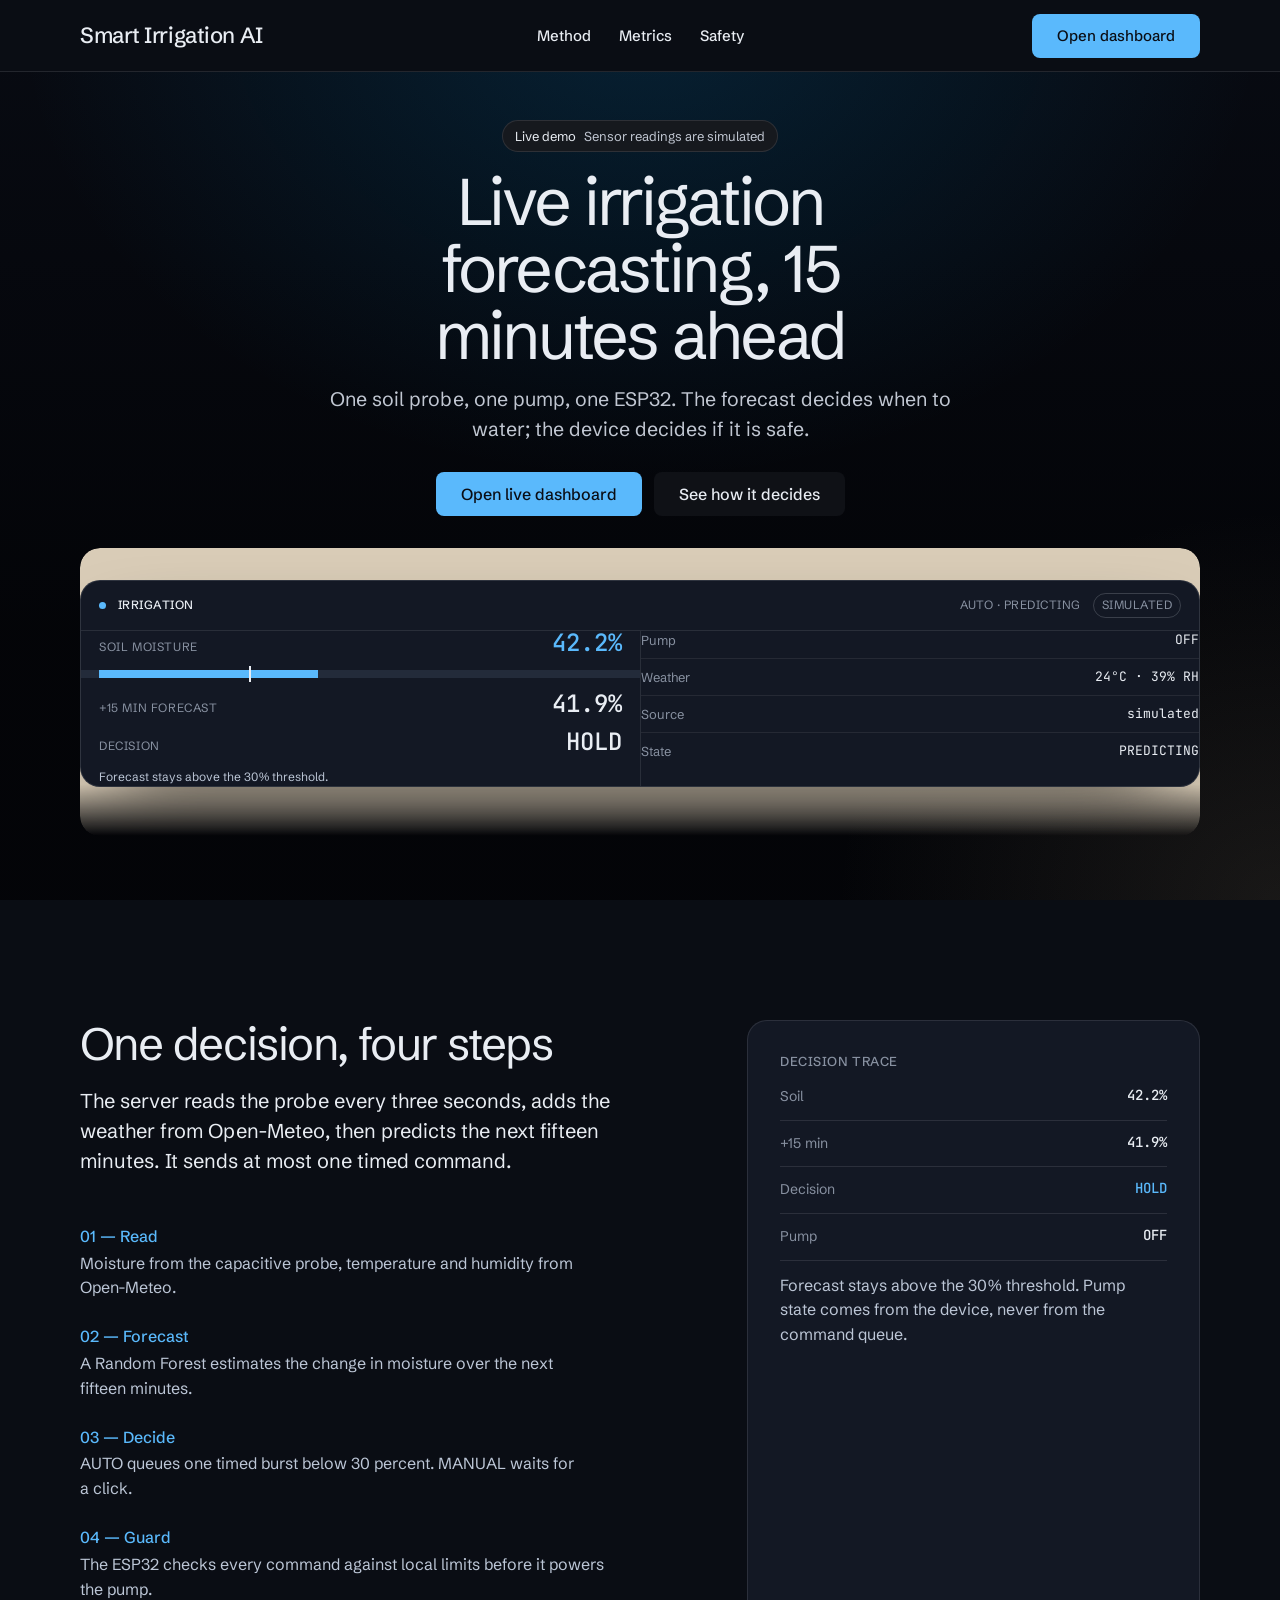
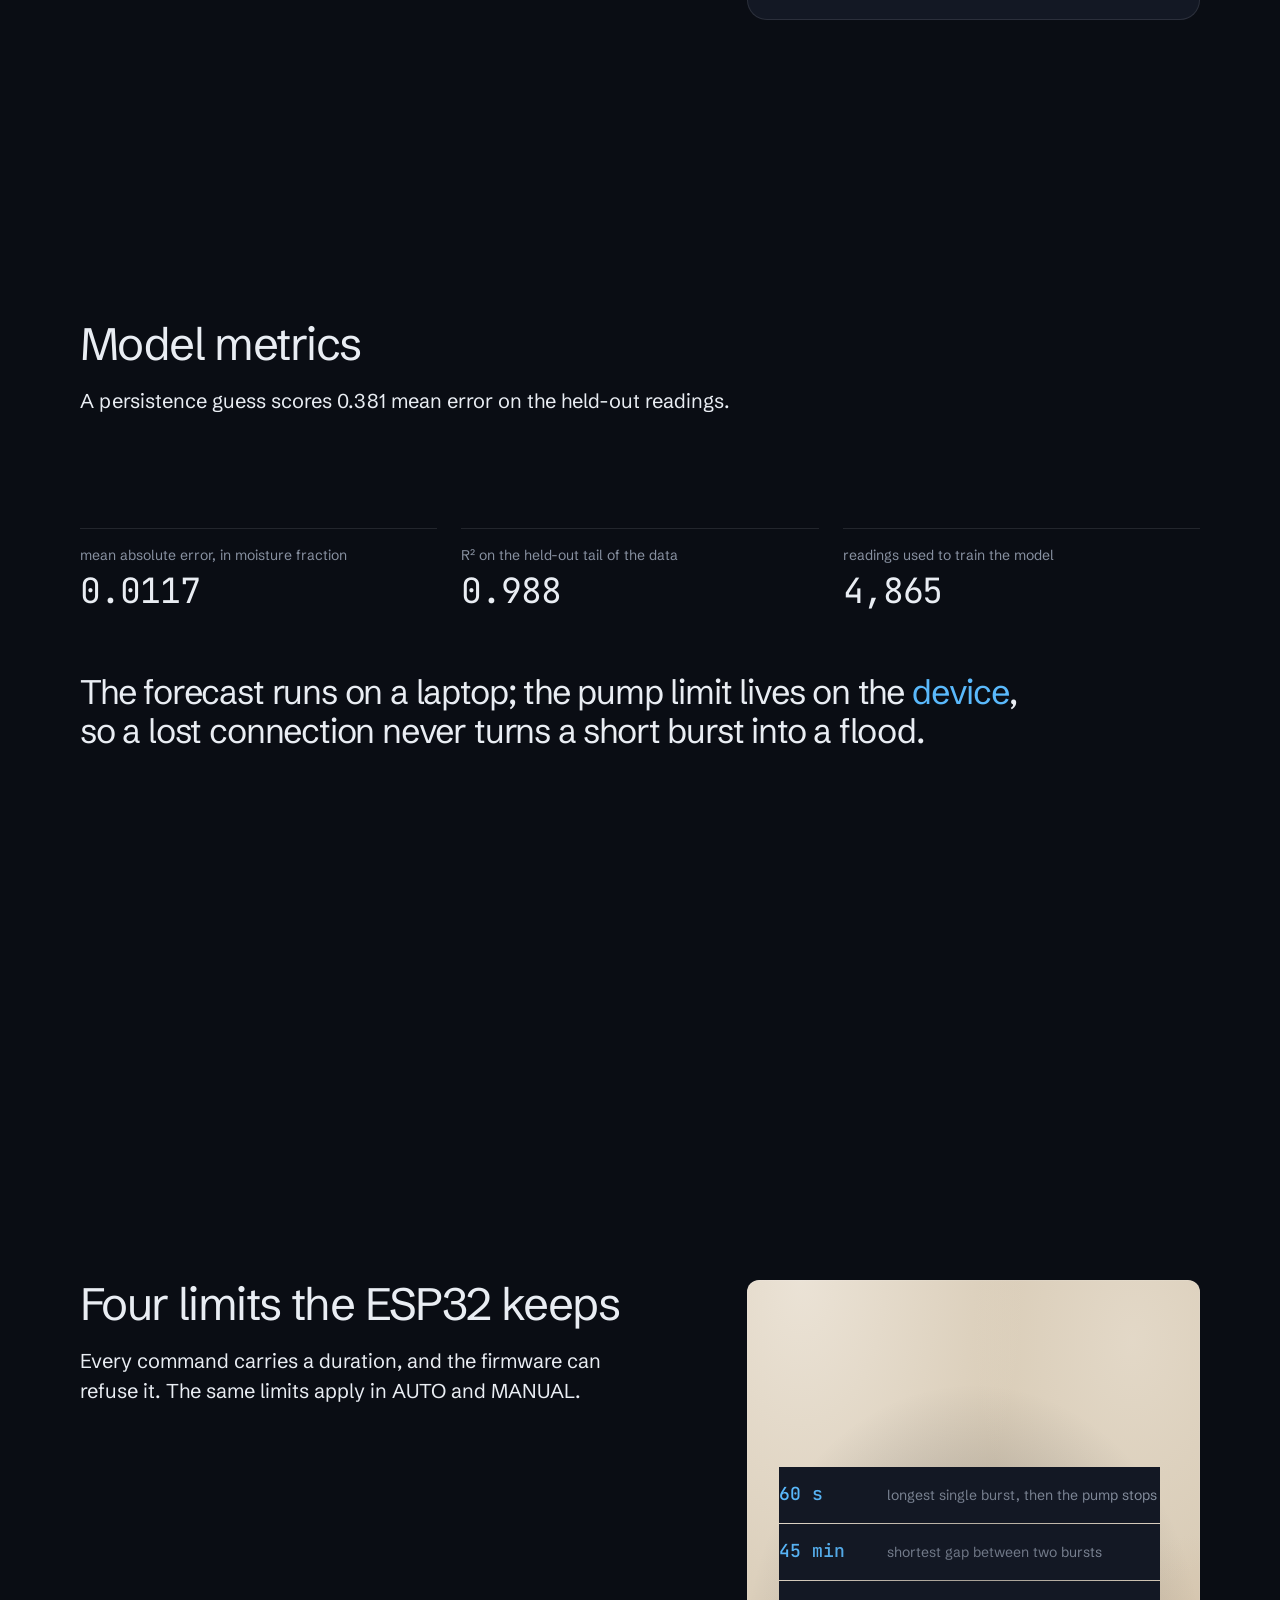
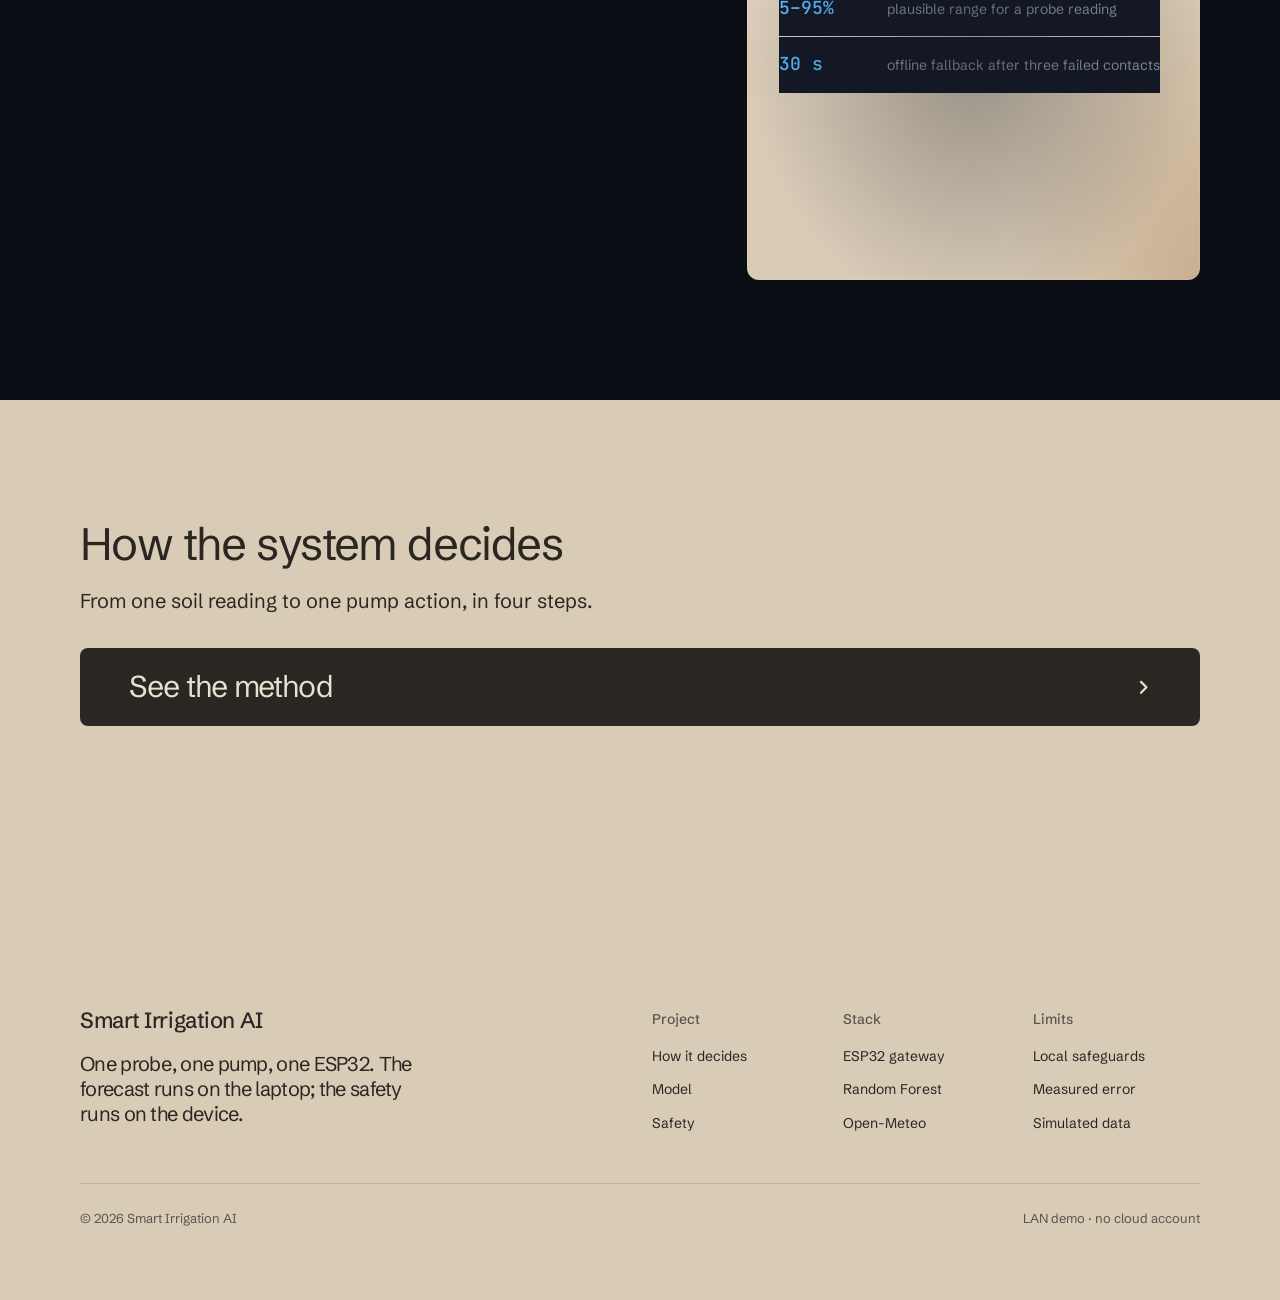
<file: site/index.html>
<!doctype html>
<!-- type: software
     deal: hero centred, nav-centre, close-type, footer-statement, surface-pairs, tonal buttons, wordmark;
     grounds deep on the hero and topglow over the nav and hero; effect none (no shader for this build);
     moment word-highlight in the proof statement. Palette blue-black-cornflower: a near-black ground and
     a blue accent suit an AI tool and keep the live readout, not the page, the brightest thing on screen. -->
<html lang="en" data-type="software" data-radius="soft" data-ground="sand" data-buttons="tonal" data-motion>
<head>
<meta charset="utf-8">
<meta name="viewport" content="width=device-width, initial-scale=1, viewport-fit=cover">
<title>Smart Irrigation AI: live irrigation forecasting for one probe and one pump</title>
<meta name="description" content="A Random Forest forecasts soil moisture fifteen minutes ahead from one probe and the weather. The live dashboard shows every decision, and the ESP32 enforces the pump limits locally.">
<meta property="og:type" content="website">
<meta property="og:title" content="Smart Irrigation AI: live irrigation forecasting for one probe and one pump">
<meta property="og:description" content="One soil probe, one pump, one ESP32. See the forecast and the pump decision update live.">
<meta name="twitter:card" content="summary_large_image">
<link rel="icon" href="favicon.svg" type="image/svg+xml">
<meta name="theme-color" content="#0a0d14">
<!-- <link rel="canonical" href="https://the-client-domain.example/"> -->
<meta name="site-kind" content="software">
<meta name="page-type" content="software">
<link rel="preconnect" href="https://fonts.googleapis.com">
<link rel="preconnect" href="https://fonts.gstatic.com" crossorigin>
<link href="https://fonts.googleapis.com/css2?family=Schibsted+Grotesk:wght@400..700&family=JetBrains+Mono:wght@400..500&display=swap" rel="stylesheet">
<link rel="stylesheet" href="assets/system.css">
<link rel="stylesheet" href="assets/ui/cards.css">
<link rel="stylesheet" href="assets/motion/motion.css">
<link rel="stylesheet" href="assets/backgrounds/backgrounds.css">
<link rel="stylesheet" href="assets/layout/layout.css">
<link rel="stylesheet" href="assets/icons/icon.css">
<style>
:root {
  --p-bg: #0a0d14; --p-surface: #131824; --p-ink: #e9edf3; --p-muted: #8891a1;
  --p-accent: #5ab9fc; --p-accent-ink: #0a0d14; --p-action: #5ab9fc; --p-action-ink: #0a0d14;
  --p-inv-bg: #e9edf3; --p-inv-surface: #d7dbe1; --p-inv-ink: #0a0d14; --p-inv-muted: #54575f;
  --p-inv-accent: #0a0d14; --p-inv-accent-ink: #e9edf3; --p-inv-action: #0a0d14; --p-inv-action-ink: #e9edf3;
  --font-display: "Schibsted Grotesk", system-ui, sans-serif;
  --font-text: "Schibsted Grotesk", system-ui, sans-serif;
  --font-mono: "JetBrains Mono", ui-monospace, "SFMono-Regular", Menlo, Consolas, monospace;
  --display-weight: 400;
  --display-tracking: -0.035em;
  --display-tracking-xl: -0.042em;
  --ly-scale: 0.98;
}
</style>
<script>document.documentElement.classList.add('m-enter');setTimeout(()=>document.documentElement.classList.add('m-enter-done'),700)</script>
<script src="assets/backgrounds/backgrounds.js"></script>
<script>document.documentElement.classList.add('mo-js');setTimeout(()=>document.documentElement.classList.add('mo-safe'),2500)</script>
<link rel="modulepreload" href="assets/moments/moments.js">
<link rel="modulepreload" href="assets/moments/lib.js">
<link rel="modulepreload" href="assets/moments/word-highlight/moment.js">
<link rel="stylesheet" href="assets/moments/word-highlight/moment.css">
<style>
  /* the live readout window: the dashboard's own five readouts, not a generic mock */
  .live-window { width: min(880px, calc(100% - 2 * var(--s-6))); background: #131824;
    border: 1px solid rgb(233 237 243 / .13); border-radius: var(--r-lg); overflow: hidden;
    box-shadow: 0 30px 80px -40px rgb(0 0 0 / .9); font: 400 14px/1.4 var(--font-text); }
  .live-window__bar { display: flex; align-items: center; gap: var(--s-3); padding: 12px 18px;
    border-bottom: 1px solid rgb(233 237 243 / .1); color: var(--p-muted); font-size: 12px; letter-spacing: .04em; }
  .live-window__bar i { width: 7px; height: 7px; border-radius: 50%; background: var(--p-accent); }
  .live-window__bar b { color: var(--p-ink); font-weight: 500; }
  .live-window__bar .sp { flex: 1; }
  .live-window__tag { padding: 3px 8px; border: 1px solid rgb(233 237 243 / .18); border-radius: 99px; }
  .hero--centred .hero__window > .live-window { width: 100%; }
  .live-window__body { display: grid; grid-template-columns: minmax(0, 1fr) minmax(0, 1fr); gap: 1px;
    background: rgb(233 237 243 / .1); }
  .live-window__main, .live-window__side { background: #131824; padding: 0; }
  .live-window__main > *, .live-window__side > * { padding-inline: 18px; }
  .live-window__main { display: grid; gap: 14px; align-content: start; }
  .readout { display: flex; align-items: baseline; justify-content: space-between; gap: var(--s-3); }
  .readout span { color: var(--p-muted); font-size: 12px; letter-spacing: .05em; text-transform: uppercase; }
  .readout b { font: 500 24px/1 var(--font-mono); color: var(--p-ink); font-variant-numeric: tabular-nums; }
  .readout b.hi { color: var(--p-accent); }
  .gauge { height: 8px; background: #232b3a; position: relative; }
  .gauge i { display: block; height: 100%; width: 42%; background: var(--p-accent); }
  .gauge em { position: absolute; left: 30%; top: -4px; width: 2px; height: 16px; background: var(--p-ink); }
  .live-window__note { color: #bcc6d6; font-size: 12px; }
  .hero__c .btn--secondary { background: #202a3a; border: 1px solid rgb(233 237 243 / .28); }
  .statement-line { margin: var(--s-8) 0 0; font-size: 34px; }

  .live-window__side { display: grid; gap: 0; align-content: start; }
  .live-window__side div { display: flex; justify-content: space-between; gap: var(--s-3); padding: 9px 0;
    border-bottom: 1px solid rgb(233 237 243 / .08); font-size: 13px; }
  .live-window__side div:first-child { padding-top: 0; }
  .live-window__side div:last-child { border-bottom: 0; }
  .live-window__side dt { color: var(--p-muted); }
  .live-window__side dd { margin: 0; font-family: var(--font-mono); color: var(--p-ink); }
  .step-list { list-style: none; margin: var(--s-6) 0 0; padding: 0; display: grid; gap: var(--s-5); }
  .step-list b { display: block; font-weight: 500; color: var(--p-accent); }
  .step-list p { color: #bcc6d6; font-size: 16px; margin-top: 2px; }
  .trace { border: 1px solid var(--line); border-radius: var(--r-lg); background: var(--surface); padding: var(--s-6); min-height: 600px; }
  .trace h3 { margin: 0 0 var(--s-4); font: 500 13px/1.3 var(--font-text); color: var(--muted); letter-spacing: .04em; text-transform: uppercase; }
  .trace dl { display: grid; gap: var(--s-3); }
  .trace dl div { display: flex; justify-content: space-between; gap: var(--s-3); padding-bottom: var(--s-3);
    border-bottom: 1px solid var(--line); }
  .trace dl div:last-child { border: 0; padding-bottom: 0; }
  .trace dt { color: var(--muted); font-size: var(--t-small); }
  .trace dd { margin: 0; font: 500 14px/1.4 var(--font-mono); color: var(--ink); text-align: right; }
  .trace dd.ok { color: var(--p-accent); }
  .trace .why { grid-column: 1 / -1; color: #bcc6d6; font-size: 16px; }
  .stats { display: grid; grid-template-columns: repeat(3, minmax(0, 1fr)); column-gap: var(--gutter); row-gap: var(--s-6); margin-top: var(--s-8); }
  .stat { border-top: 1px solid var(--line); padding-top: var(--s-4); display: grid; gap: var(--s-2); }
  .stat .t-stat { font-family: var(--font-mono); letter-spacing: -.03em; }
  .stat p:last-child { color: var(--muted); font-size: var(--t-small); }
  .limit-panel { padding: var(--s-5) var(--s-6); min-height: 600px; display: flex; align-items: center; }
  footer.closing > .wrap > * { min-width: 0; }
  .btn--wide { max-width: 100%; }
  @media (min-width: 1280px) {
    #safety { padding-top: 180px; }
  }
  .limit-list { margin: 0; padding: 0; list-style: none; display: grid; gap: 1px; background: var(--line); }
  .limit-list li { display: grid; grid-template-columns: 92px minmax(0, 1fr); gap: var(--s-4); align-items: baseline;
    background: var(--surface); padding: var(--s-4) 0; }
  .limit-list b { font: 500 18px/1.2 var(--font-mono); color: var(--p-accent); }
  .limit-list span { color: var(--muted); font-size: var(--t-small); }
  @media (max-width: 639px) {
    .live-window { width: calc(100% - 2 * var(--s-4)); }
    .live-window__bar .sp ~ .live-window__tag { display: none; }
    .live-window__body { grid-template-columns: 1fr; }
    .live-window__side { display: none; }
    .stats { grid-template-columns: 1fr; gap: var(--s-4); }
    .limit-list li { grid-template-columns: 76px minmax(0, 1fr); }
  }
  @media (max-width: 1279px) {
    .trace { min-height: 0; }
    .limit-panel { min-height: 0; display: block; }
  }
  @media (min-width: 640px) and (max-width: 1023px) {
    .closing__links .footer__col { grid-column: auto / span 4; }
  }
  @media (max-width: 640px) {
    .nav:not(.is-open) .nav__actions { display: none; }
    .nav:not(.is-open) .nav__actions + .nav__toggle { margin-left: auto; }
    .hero__c .pill { width: 100%; justify-content: center; }
  }
</style>
</head>
<body>
<!-- NAV: nav-centre, wordmark, tonal buttons -->
<header class="nav nav--centre">
  <div class="wrap nav__bar">
    <a class="skip-link" href="#top">Skip to content</a>
    <a class="nav__logo" href="#top">Smart Irrigation AI</a>
    <nav class="nav__links" aria-label="Main">
      <div class="nav__item"><a class="nav__link" href="#how">Method</a></div>
      <div class="nav__item"><a class="nav__link" href="#proof">Metrics</a></div>
      <div class="nav__item"><a class="nav__link" href="#safety">Safety</a></div>
    </nav>
    <div class="nav__actions"><a class="btn btn--primary" href="/dashboard">Open dashboard</a></div>
    <button class="nav__toggle" type="button" aria-expanded="false" aria-label="Menu"><svg width="18" height="18" viewBox="0 0 18 18" aria-hidden="true"><path d="M2 5h14M2 13h14" stroke="currentColor" stroke-width="1.6" stroke-linecap="round"/></svg></button>
  </div>
</header>

<main id="top" class="bg-topglow">
  <section class="hero hero--centred bg-deep" data-enter aria-labelledby="hero-h">
    <div class="wrap"><div class="hero-text">
      <div class="hero__c">
        <a class="pill" href="#safety"><span>Live demo</span><span class="muted">Sensor readings are simulated</span></a>
        <h1 id="hero-h">Live irrigation forecasting, 15 minutes ahead</h1>
        <p class="hero__lead">One soil probe, one pump, one ESP32. The forecast decides when to water; the device decides if it is safe.</p>
        <div class="btn-row"><a class="btn btn--primary" href="/dashboard">Open live dashboard</a><a class="btn btn--secondary" href="#how">See how it decides</a></div>
      </div>
      <div class="hero__window" data-visual role="img" aria-label="Live readout: soil moisture 42.2 percent, fifteen-minute forecast 41.9 percent, decision hold, pump off, device online, source simulated">
        <div class="live-window ly-piece" aria-hidden="true">
          <div class="live-window__bar"><i></i><b>IRRIGATION</b><span class="sp"></span><span>AUTO · PREDICTING</span><span class="live-window__tag">SIMULATED</span></div>
          <div class="live-window__body">
            <div class="live-window__main">
              <div class="readout"><span>Soil moisture</span><b class="hi">42.2%</b></div>
              <div class="gauge"><i></i><em></em></div>
              <div class="readout"><span>+15 min forecast</span><b>41.9%</b></div>
              <div class="readout"><span>Decision</span><b>HOLD</b></div>
              <p class="live-window__note">Forecast stays above the 30% threshold.</p>
            </div>
            <div class="live-window__side">
              <div><dt>Pump</dt><dd>OFF</dd></div>
              <div><dt>Weather</dt><dd>24°C · 39% RH</dd></div>
              <div><dt>Source</dt><dd>simulated</dd></div>
              <div><dt>State</dt><dd>PREDICTING</dd></div>
            </div>
          </div>
        </div>
      </div>
    </div></div>
  </section>

<section class="section" id="how" aria-labelledby="how-h">
  <div class="wrap grid grid--top">
    <div class="span-6">
      <div class="section-head">
        <h2 id="how-h">One decision, four steps</h2>
        <p>The server reads the probe every three seconds, adds the weather from Open-Meteo, then predicts the next fifteen minutes. It sends at most one timed command.</p>
      </div>
      <ol class="step-list">
        <li><div><b>01 — Read</b><p>Moisture from the capacitive probe, temperature and humidity from Open-Meteo.</p></div></li>
        <li><div><b>02 — Forecast</b><p>A Random Forest estimates the change in moisture over the next fifteen minutes.</p></div></li>
        <li><div><b>03 — Decide</b><p>AUTO queues one timed burst below 30 percent. MANUAL waits for a click.</p></div></li>
        <li><div><b>04 — Guard</b><p>The ESP32 checks every command against local limits before it powers the pump.</p></div></li>
      </ol>
    </div>
    <div class="span-5 start-8">
      <div class="trace" data-ui>
        <h3>Decision trace</h3>
        <dl>
          <div><dt>Soil</dt><dd>42.2%</dd></div>
          <div><dt>+15 min</dt><dd>41.9%</dd></div>
          <div><dt>Decision</dt><dd class="ok">HOLD</dd></div>
          <div><dt>Pump</dt><dd>OFF</dd></div>
          <p class="why">Forecast stays above the 30% threshold. Pump state comes from the device, never from the command queue.</p>
        </dl>
      </div>
    </div>
  </div>
</section>

<section class="section statement" id="proof" aria-labelledby="proof-h">
  <div class="wrap">
    <div class="section-head">
      <h2 id="proof-h">Model metrics</h2>
      <p>A persistence guess scores 0.381 mean error on the held-out readings.</p>
    </div>
    <div class="stats">
      <div class="stat"><p class="t-stat">0.0117</p><p class="t-small muted">mean absolute error, in moisture fraction</p></div>
      <div class="stat"><p class="t-stat">0.988</p><p class="t-small muted">R² on the held-out tail of the data</p></div>
      <div class="stat"><p class="t-stat">4,865</p><p class="t-small muted">readings used to train the model</p></div>
    </div>
    <p class="mo-wh__text statement-line" data-moment="word-highlight">The forecast runs on a laptop; the pump limit lives on the <strong>device</strong>, so a lost connection never turns a short burst into a flood.</p>
  </div>
</section>

<section class="section" id="safety" aria-labelledby="safety-h">
  <div class="wrap grid grid--top">
    <div class="span-6">
      <div class="section-head">
        <h2 id="safety-h">Four limits the ESP32 keeps</h2>
        <p>Every command carries a duration, and the firmware can refuse it. The same limits apply in AUTO and MANUAL.</p>
      </div>
    </div>
    <div class="span-5 start-8">
      <div class="panel limit-panel" data-ui>
        <ul class="limit-list">
          <li><b>60 s</b><span>longest single burst, then the pump stops</span></li>
          <li><b>45 min</b><span>shortest gap between two bursts</span></li>
          <li><b>5–95%</b><span>plausible range for a probe reading</span></li>
          <li><b>30 s</b><span>offline fallback after three failed contacts</span></li>
        </ul>
      </div>
    </div>
  </div>
</section>
</main>

<footer class="footer closing footer--statement" id="contact" aria-labelledby="close-h">
  <div class="wrap">
    <div class="closing__cta close--type">
      <div class="section-head">
        <h2 id="close-h">How the system decides</h2>
        <p>From one soil reading to one pump action, in four steps.</p>
      </div>
      <a class="btn btn--primary btn--xl btn--wide" href="#how">See the method<svg class="m-arrow" viewBox="0 0 12 12" aria-hidden="true"><path class="m-arrow__stem" d="M1 6h8"/><path class="m-arrow__head" d="M4.5 2.5 8 6l-3.5 3.5"/></svg></a>
    </div>
    <div class="closing__links">
      <div class="grid">
        <div class="span-6 stack-4">
          <a class="nav__logo" href="#top">Smart Irrigation AI</a>
          <p class="footer__lede">One probe, one pump, one ESP32. The forecast runs on the laptop; the safety runs on the device.</p>
        </div>
        <div class="span-2 footer__col"><h3>Project</h3><ul><li><a href="#how">How it decides</a></li><li><a href="#proof">Model</a></li><li><a href="#safety">Safety</a></li></ul></div>
        <div class="span-2 footer__col"><h3>Stack</h3><ul><li><a href="#how">ESP32 gateway</a></li><li><a href="#how">Random Forest</a></li><li><a href="#how">Open-Meteo</a></li></ul></div>
        <div class="span-2 footer__col"><h3>Limits</h3><ul><li><a href="#safety">Local safeguards</a></li><li><a href="#proof">Measured error</a></li><li><a href="#top">Simulated data</a></li></ul></div>
      </div>
      <div class="footer__legal"><span>&copy; 2026 Smart Irrigation AI</span><span>LAN demo · no cloud account</span></div>
    </div>
  </div>
</footer>

<script type="module" src="assets/system.js"></script>
<script type="module" src="assets/motion/motion.js"></script>
<script type="module" src="assets/layout/layout.js"></script>
</body>
</html>
</file>
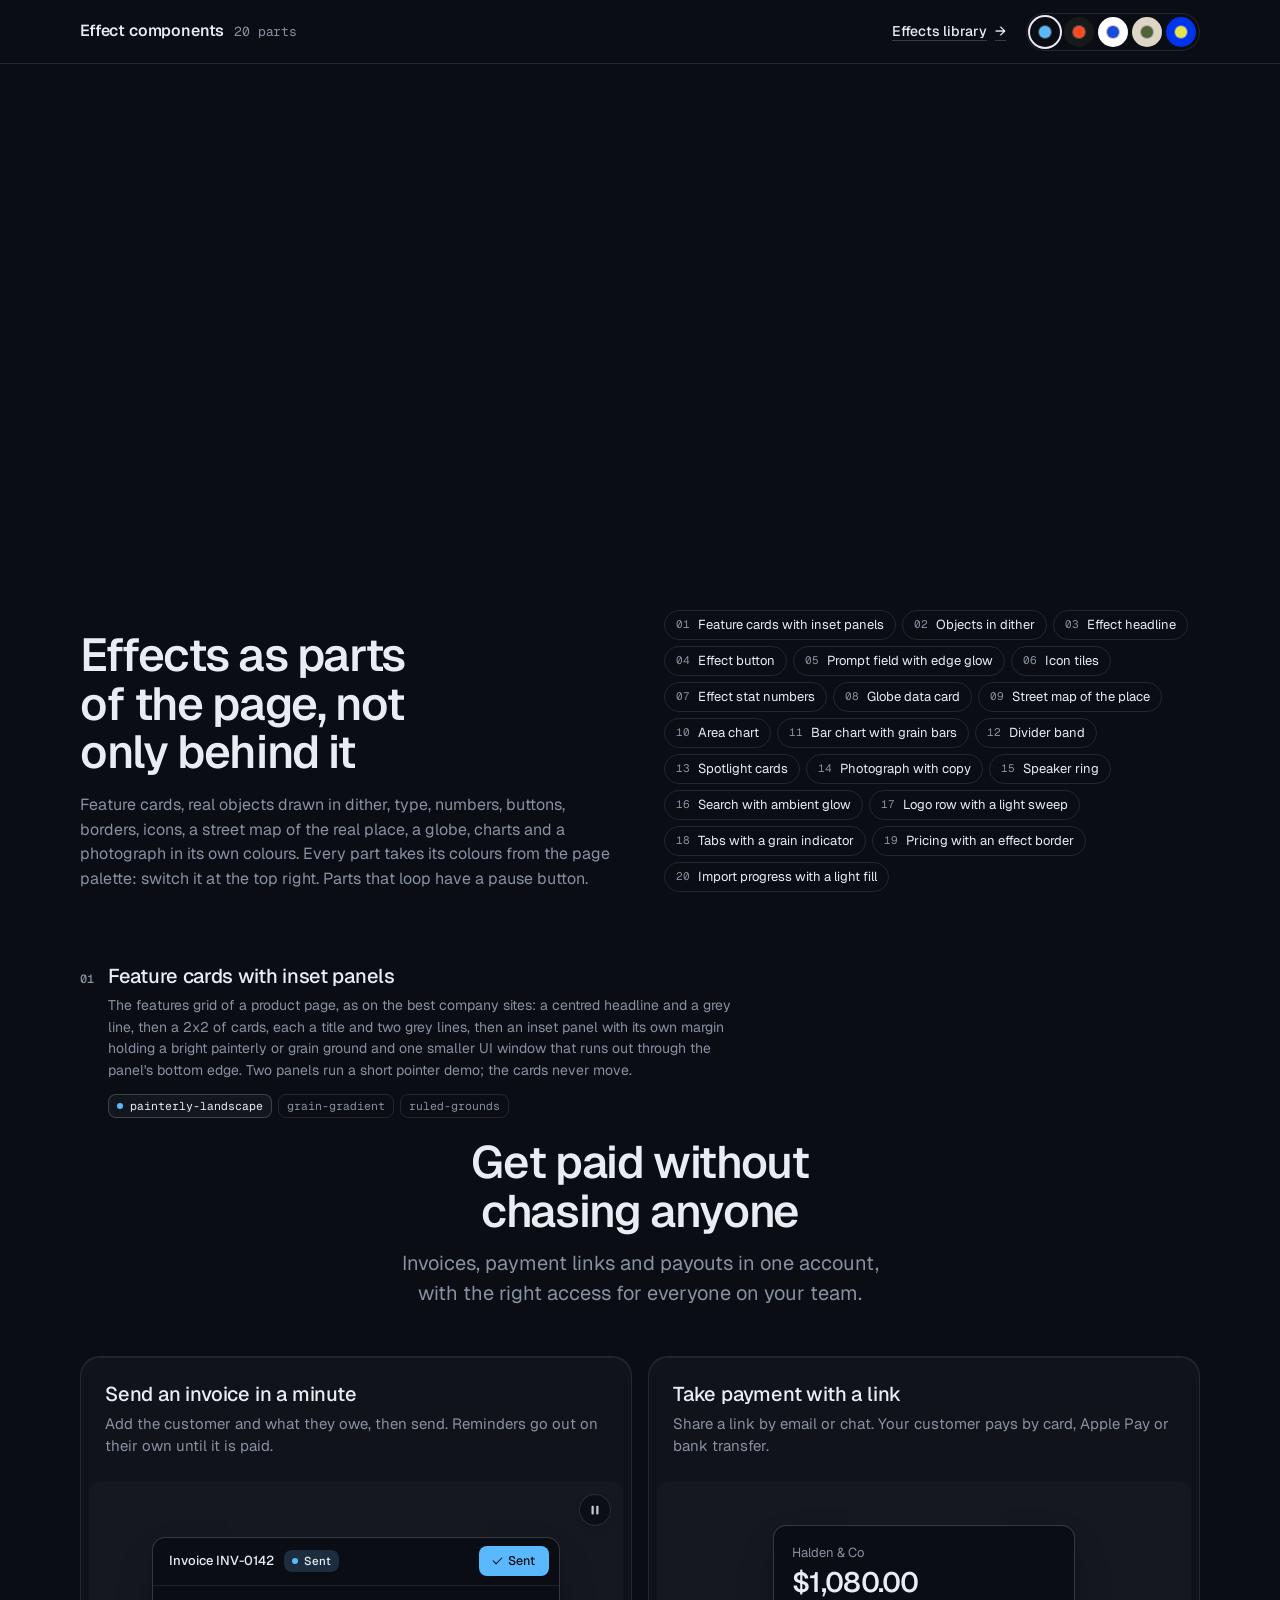
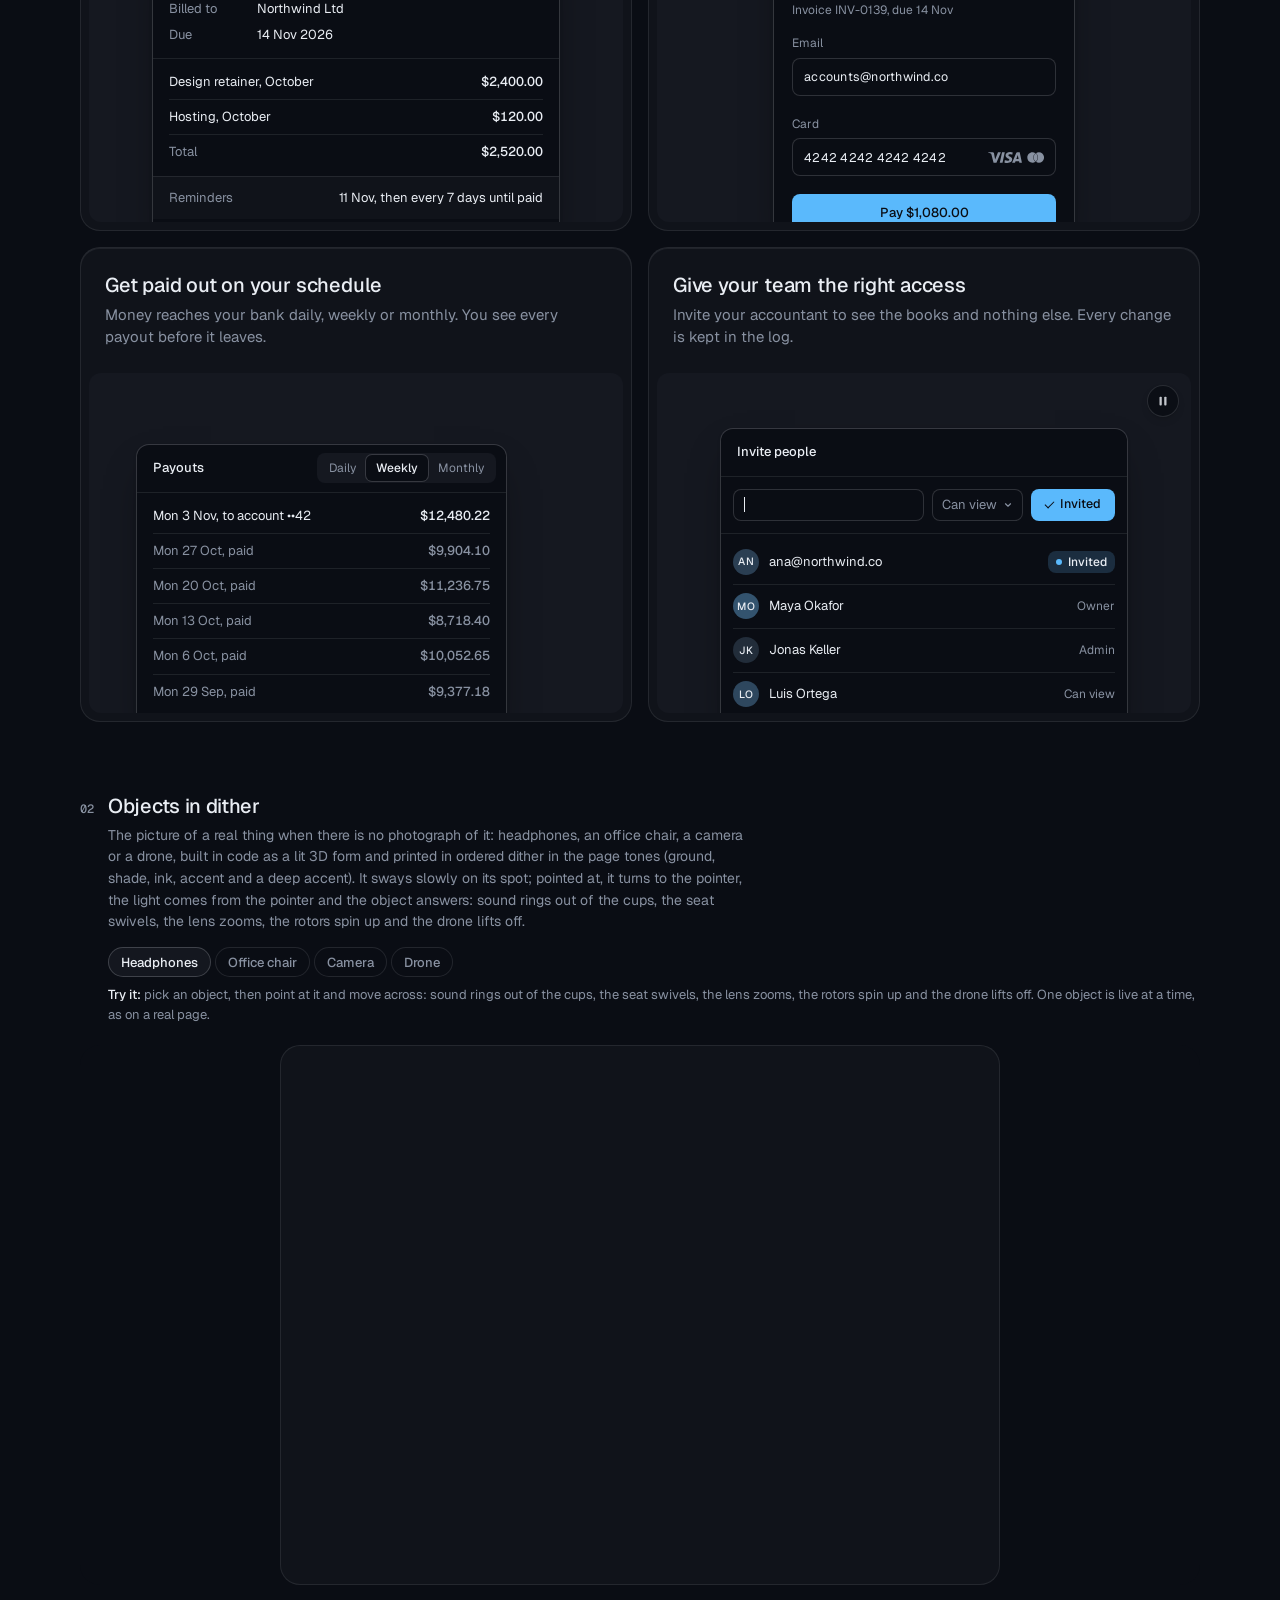
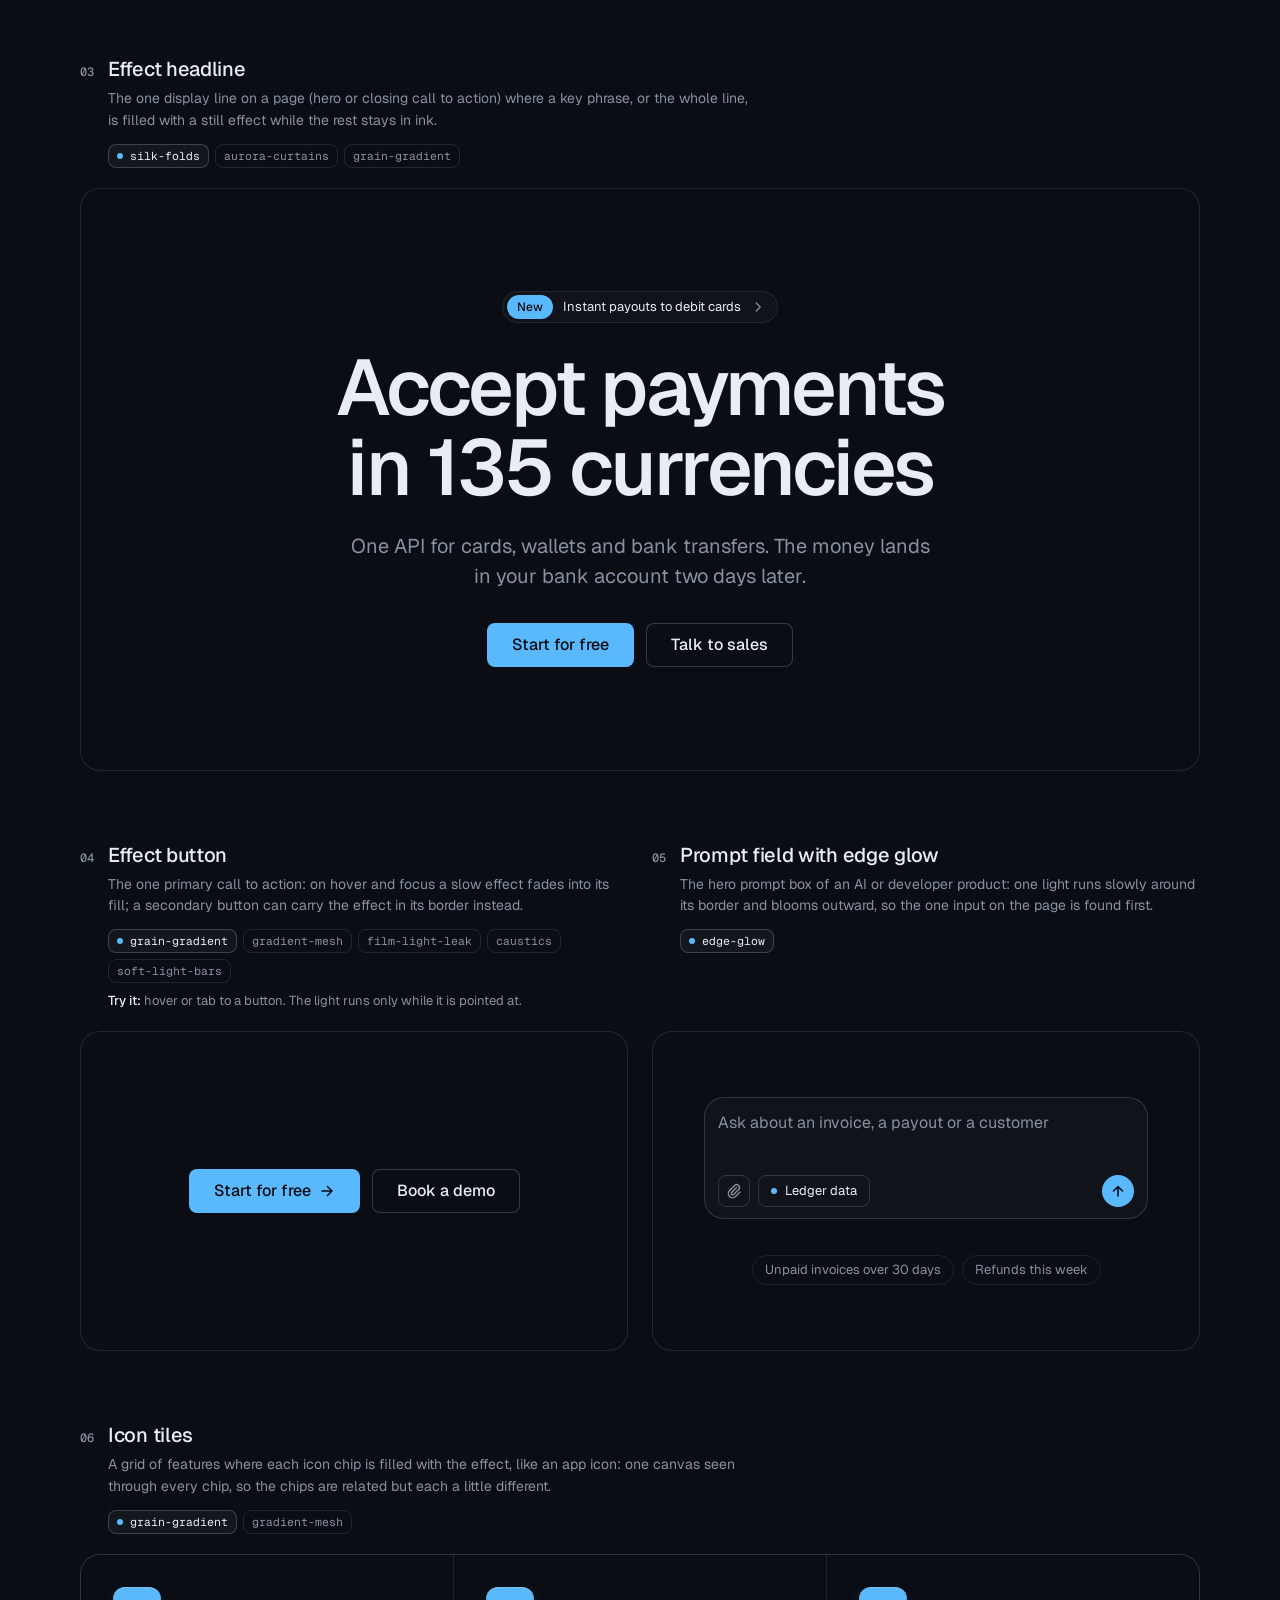
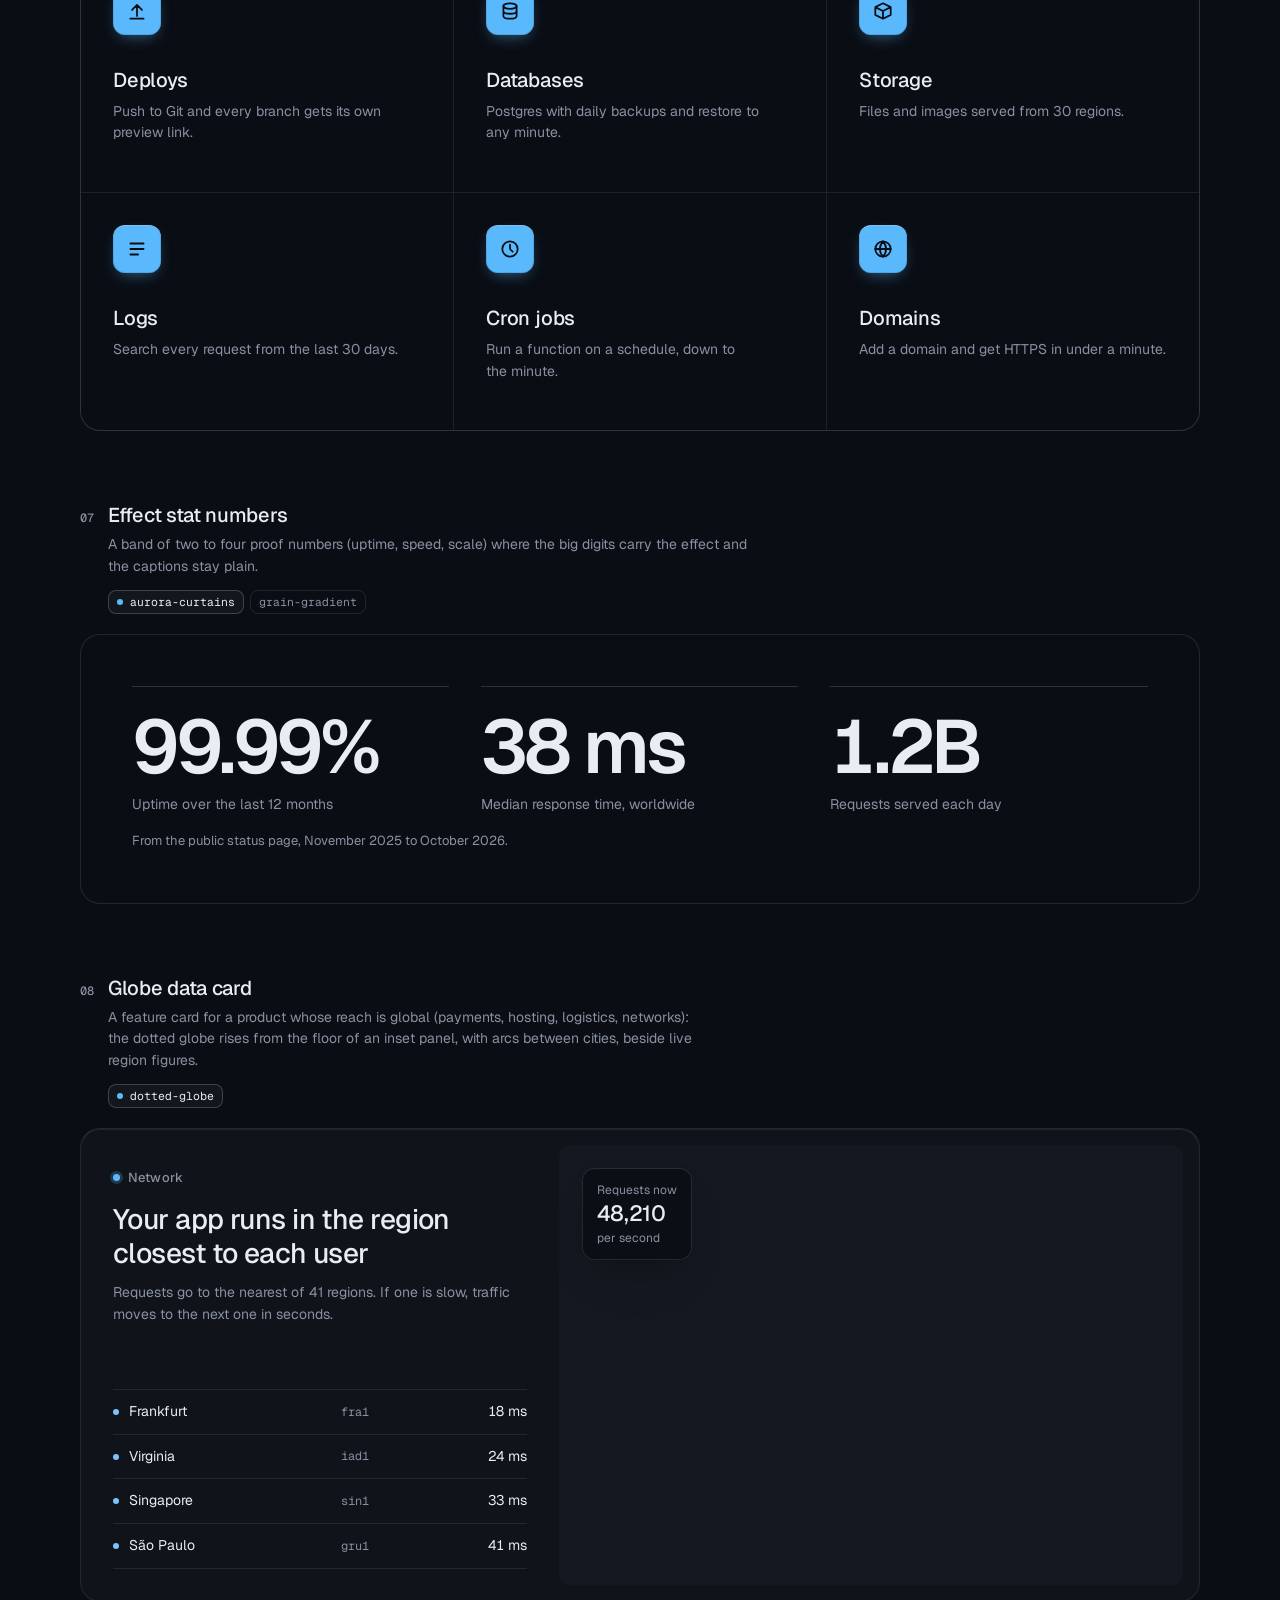
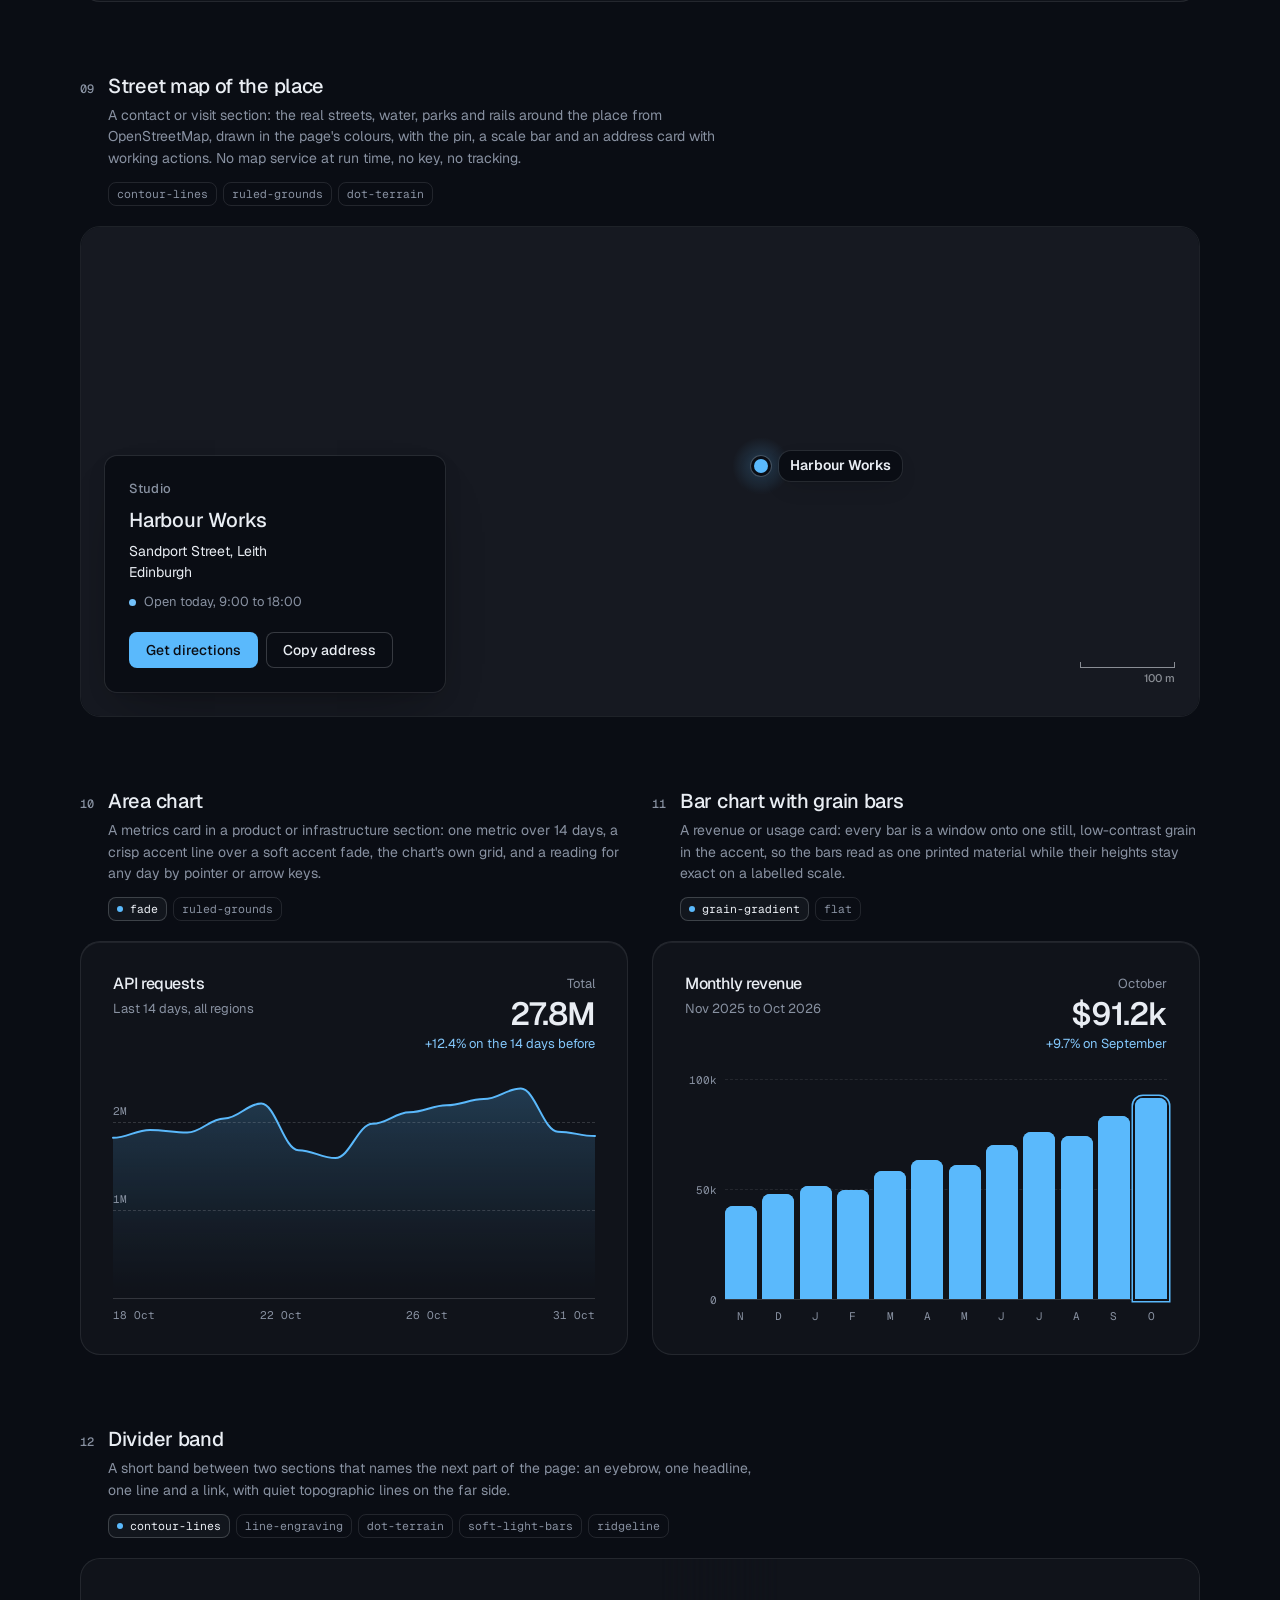
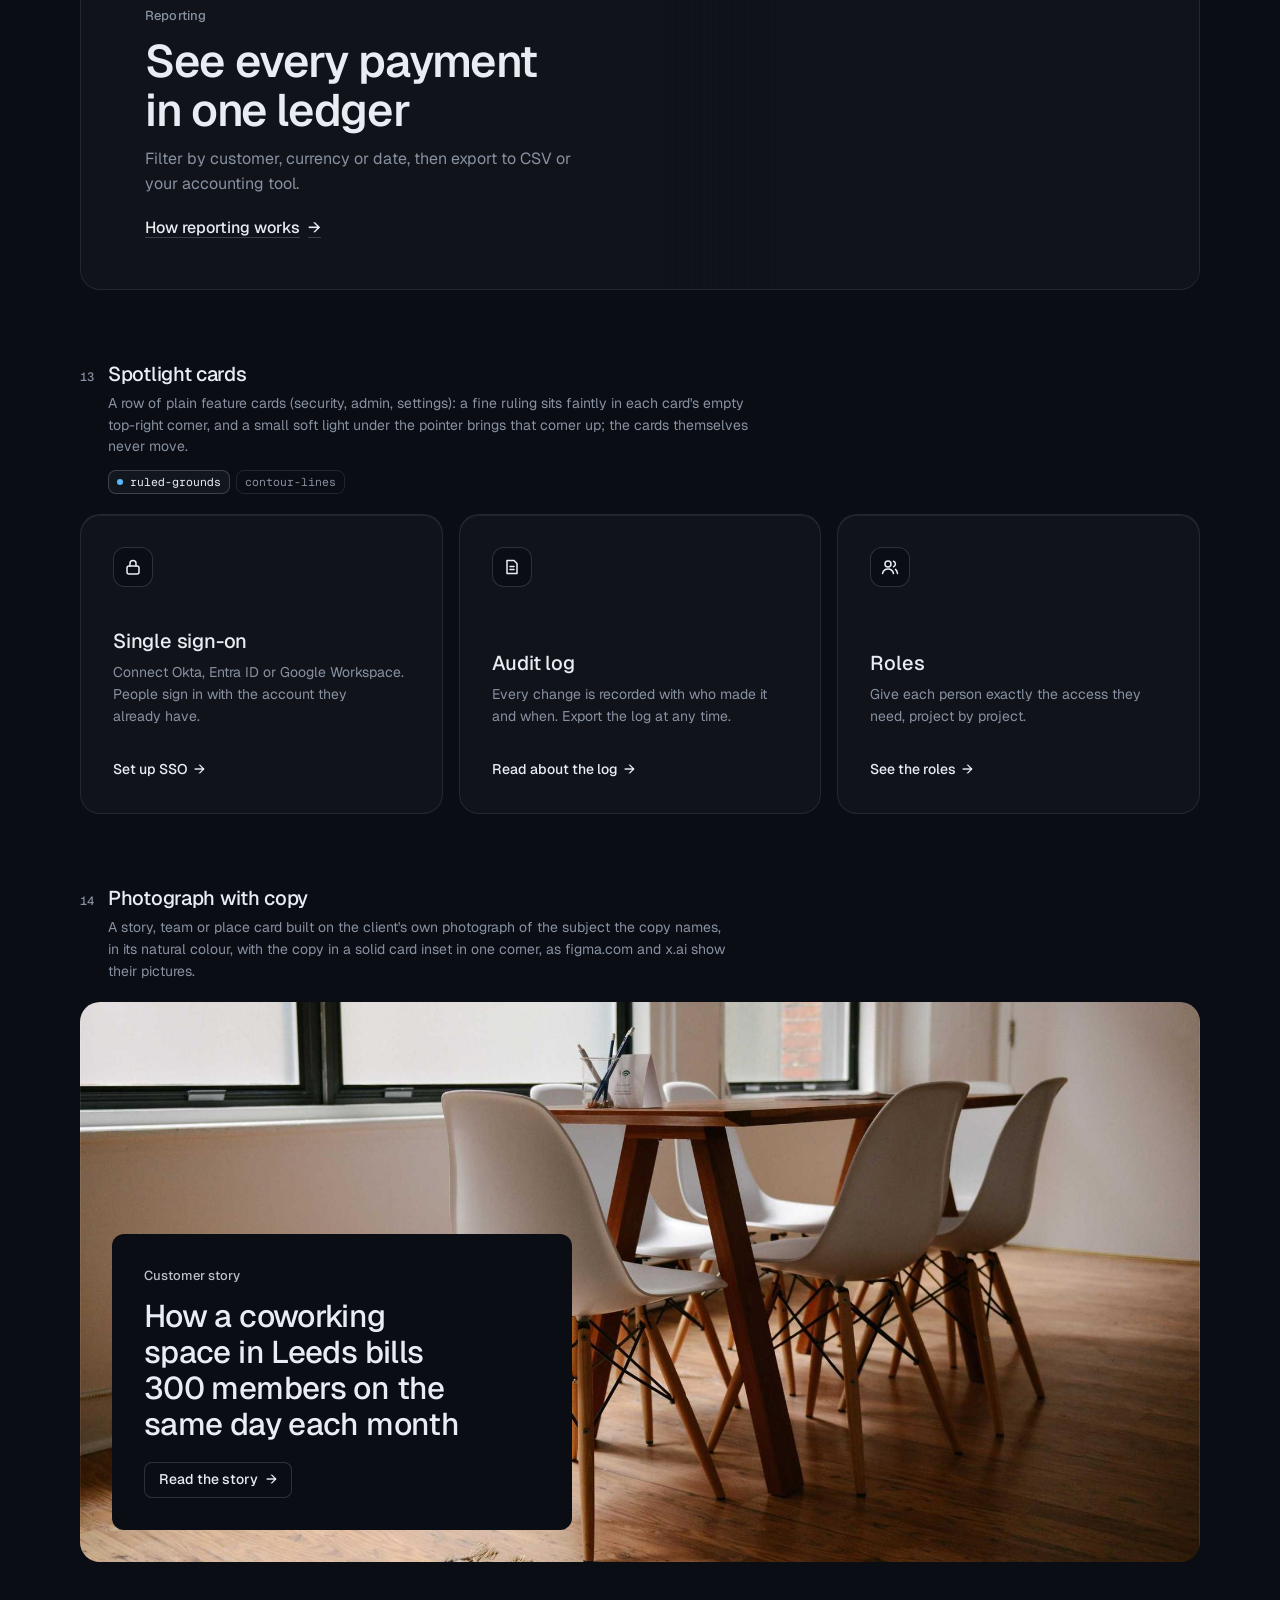
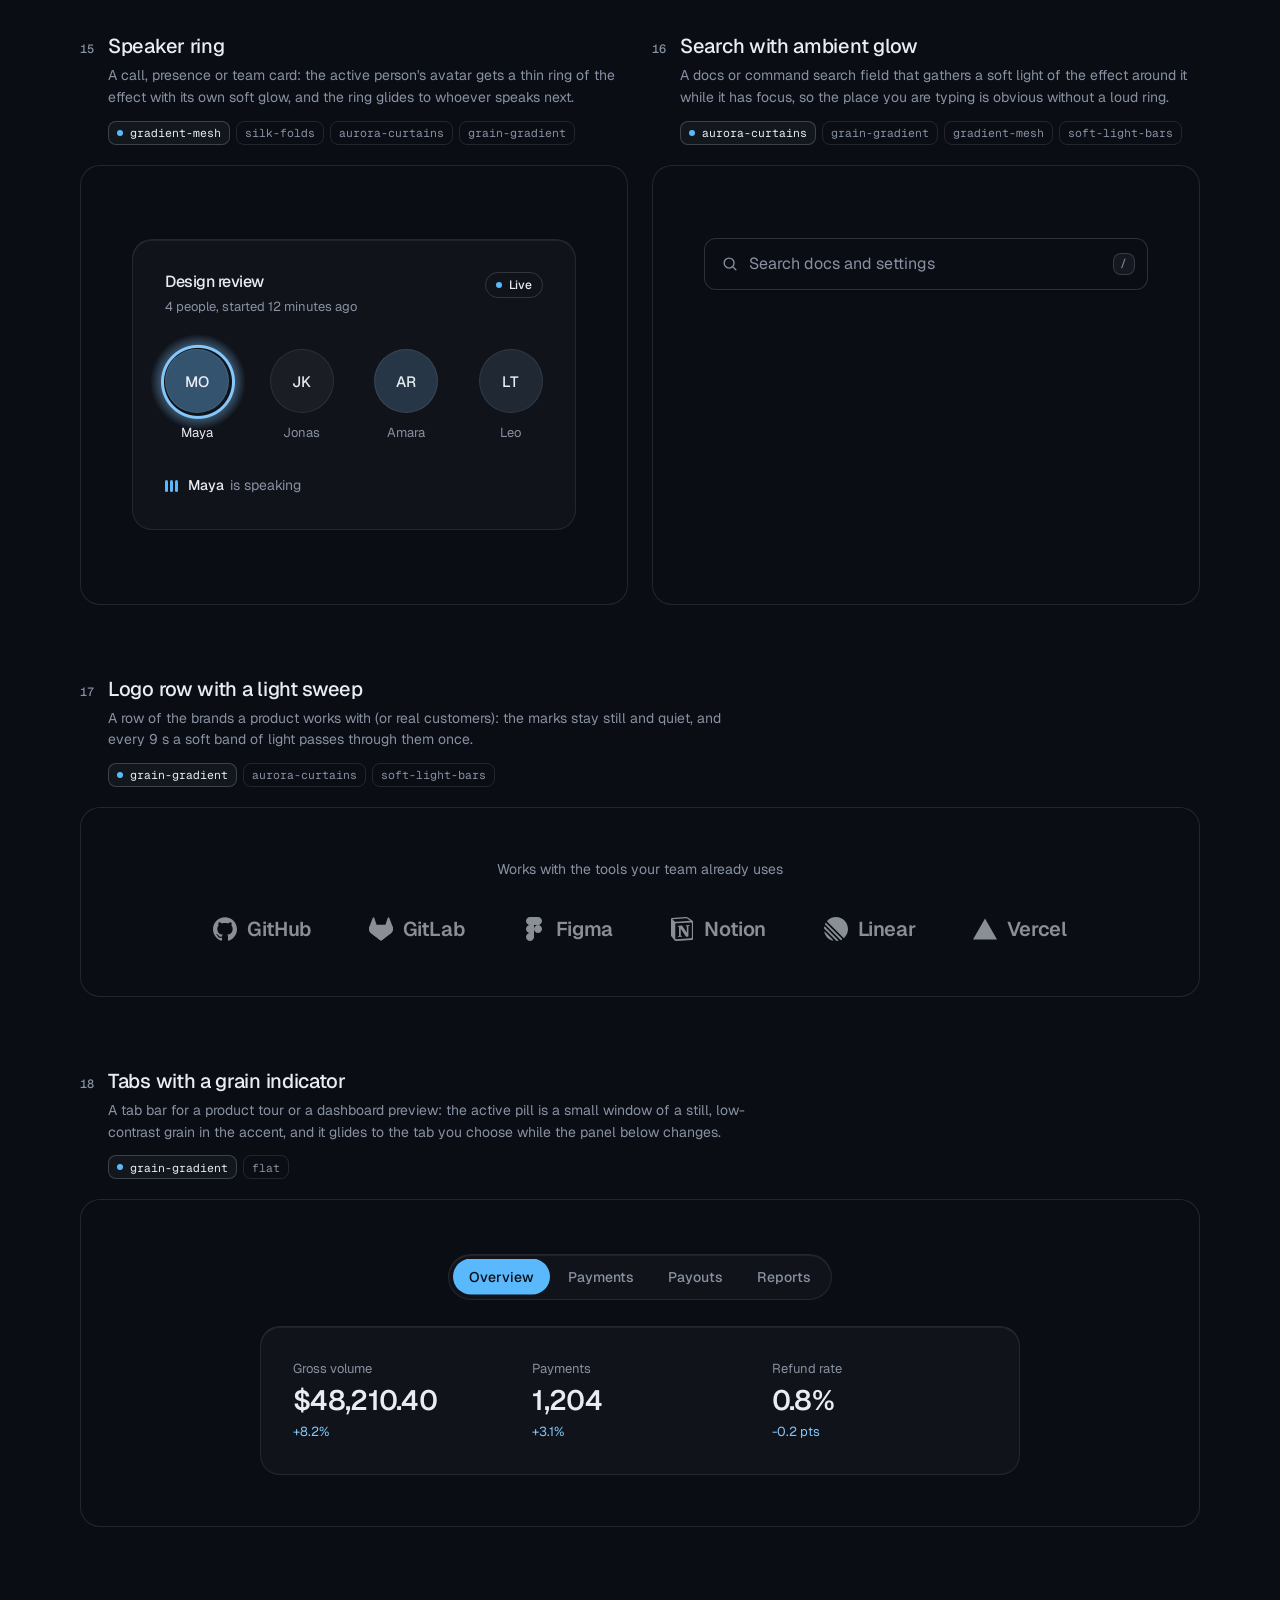
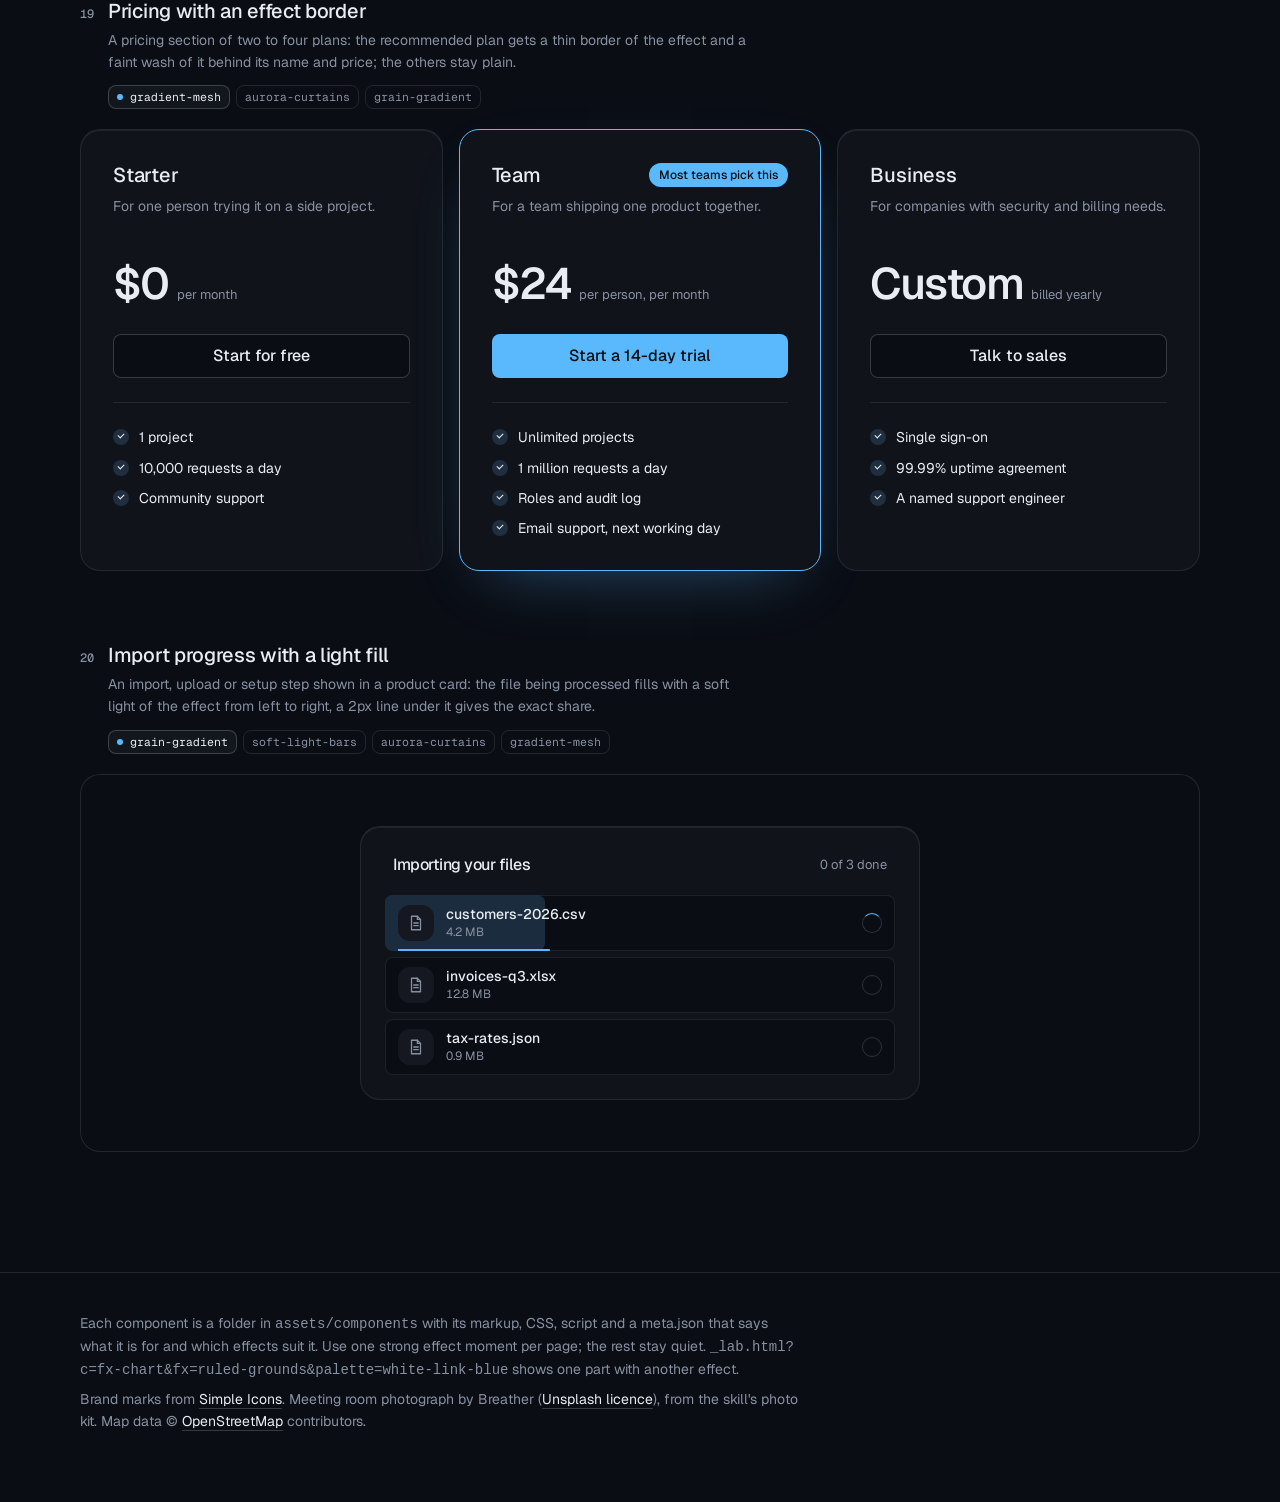
<file: site/assets/components/index.html>
<!doctype html>
<html lang="en" data-radius="soft">
<head>
<script>window.__tpGlMax = 16;   /* a gallery shows many live effects at once; a page of a site keeps the default 4 (fx.js) */</script>
<meta charset="utf-8">
<meta name="viewport" content="width=device-width, initial-scale=1">
<title>Effect components</title>
<link rel="preconnect" href="https://fonts.googleapis.com">
<link rel="preconnect" href="https://fonts.gstatic.com" crossorigin>
<link href="https://fonts.googleapis.com/css2?family=Geist:wght@100..900&family=Geist+Mono:wght@400..600&display=swap" rel="stylesheet">
<link rel="stylesheet" href="../system.css">
<link rel="stylesheet" href="./base.css">
<style>
  :root {
    --font-display: "Geist", system-ui, sans-serif;
    --font-text: "Geist", system-ui, sans-serif;
    --font-mono: "Geist Mono", ui-monospace, monospace;
    --display-weight: 560;
    --display-tracking: -0.03em;
    --container: 1200px;
  }
  body { min-height: 100vh; }
  .top {
    position: sticky; top: 0; z-index: 50; height: 64px; background: var(--bg);
    border-bottom: 1px solid var(--line);
  }
  .top .container { height: 100%; display: flex; align-items: center; justify-content: space-between; gap: 16px; }
  .brand { display: flex; align-items: center; gap: 10px; font-weight: 560; letter-spacing: -0.01em; }
  .brand small { font: 400 13px/1 var(--font-mono); color: var(--muted); }
  .top nav { display: flex; align-items: center; gap: 20px; }
  .top nav a.link { font-size: 14px; }
  .swatches { display: flex; gap: 4px; padding: 3px; border: 1px solid var(--line); border-radius: 999px; background: var(--bg); }
  .swatches button {
    width: 30px; height: 30px; border-radius: 999px; border: 0; padding: 0; cursor: pointer; position: relative;
    background: var(--sw-bg);
  }
  .swatches button::after {
    content: ""; position: absolute; inset: 9px; border-radius: 999px; background: var(--sw-accent);
    box-shadow: 0 0 0 1px color-mix(in oklab, var(--sw-ink) 25%, transparent);
  }
  .swatches button[aria-pressed="true"] { box-shadow: 0 0 0 2px var(--ink); }
  .swatches button:focus-visible { outline-offset: 3px; }

  .intro { padding-block: 64px 40px; display: grid; grid-template-columns: minmax(0, 6fr) minmax(0, 6fr); gap: 48px; align-items: end; }
  .intro h1 { font-size: clamp(34px, 2.2vw + 18px, 52px); line-height: 1.05; max-width: 15ch; }
  .intro p { margin-top: 16px; color: var(--muted); font-size: var(--t-body); line-height: 1.55; max-width: 52ch; }
  .index { display: flex; flex-wrap: wrap; gap: 6px; justify-content: flex-start; }
  @media (max-width: 1023px) { .intro { grid-template-columns: minmax(0, 1fr); gap: 28px; } }
  .index a {
    display: inline-flex; align-items: center; gap: 8px; height: 30px; padding: 0 11px; border-radius: 999px;
    border: 1px solid var(--line); font-size: 13px; color: var(--ink);
    transition: border-color var(--dur) var(--ease), background-color var(--dur) var(--ease);
  }
  .index a span { font-family: var(--font-mono); font-size: 11px; color: var(--muted); }
  .index a:hover { border-color: var(--line-strong); background: color-mix(in oklab, var(--ink) 4%, var(--bg)); }

  /* every part spans two rows of the list (its notes, its stage) as a subgrid, so the two parts of a
     half-width pair share one notes height and one stage height: their stages start and end level */
  .list { display: grid; grid-template-columns: repeat(2, minmax(0, 1fr)); column-gap: 24px; row-gap: 0; padding-bottom: 120px; }
  .sc { grid-column: 1 / -1; grid-row: span 2; display: grid; grid-template-rows: subgrid; row-gap: 20px; min-width: 0; scroll-margin-top: 88px; padding-top: 72px; }
  .sc:first-child { padding-top: 0; }
  .sc.is-half { grid-column: auto; }
  .sc.is-half .sc__stage:not(.is-center) { display: grid; }
  .sc__meta { display: grid; grid-template-columns: auto 1fr; column-gap: 14px; row-gap: 6px; align-items: baseline; align-content: start; }
  .sc__note { grid-column: 2; margin: 2px 0 0; font-size: 13px; color: var(--muted); }
  .sc__note::before { content: "Try it: "; color: var(--ink); font-weight: 500; }
  .sc__no { font: 500 12px/1 var(--font-mono); color: var(--muted); padding-top: 2px; }
  .sc__name { font: 500 20px/1.25 var(--font-text); letter-spacing: -0.015em; margin: 0; }
  .sc__for { grid-column: 2; color: var(--muted); font-size: 14px; line-height: 1.55; max-width: 72ch; margin: 0; }
  .sc__fx { grid-column: 2; display: flex; flex-wrap: wrap; gap: 6px; margin-top: 6px; }
  .sc__fx li {
    font: 400 11.5px/1 var(--font-mono); color: var(--muted); height: 24px; display: inline-flex; align-items: center;
    padding: 0 8px; border-radius: var(--r-sm); border: 1px solid var(--line);
  }
  .sc__fx li.is-on { color: var(--ink); border-color: var(--line-strong); background: color-mix(in oklab, var(--ink) 5%, var(--bg)); }
  .sc__fx li.is-on::before { content: ""; width: 6px; height: 6px; border-radius: 99px; background: var(--accent); margin-right: 7px; }
  .sc__stage {
    position: relative; min-width: 0; border: 1px solid var(--line); border-radius: var(--r-lg);
    padding: clamp(20px, 4vw, 56px); background: var(--bg);
  }
  .sc__stage.is-tall { padding-block: clamp(56px, 8vw, 120px); }
  .sc__stage.is-flush { padding: 0; border: 0; }
  .sc__stage.is-center { display: grid; place-items: center; min-height: 320px; }
  /* one object, at a size a page would give it */
  #fx-dither-object .sc__stage { display: grid; justify-items: center; }
  #fx-dither-object .cx-obj { width: min(100%, 720px); }
  .sc__pick { grid-column: 2; display: flex; flex-wrap: wrap; gap: 4px; margin-top: 8px; }
  .sc__pick button {
    height: 30px; padding: 0 12px; border-radius: 999px; border: 1px solid var(--line); background: var(--bg);
    font: 500 13px/1 var(--font-text); color: var(--muted); cursor: pointer;
  }
  .sc__pick button:hover { color: var(--ink); border-color: var(--line-strong); }
  .sc__pick button[aria-pressed="true"] { color: var(--ink); border-color: var(--line-strong); background: color-mix(in oklab, var(--ink) 6%, var(--bg)); }
  /* the search list opens below its field: leave it room inside the frame */
  #fx-search .sc__stage { min-height: 440px; place-items: start center; padding-top: 72px; }
  .sc__stage:empty::after { content: "Loading"; color: var(--muted); font-size: 13px; }

  .foot { border-top: 1px solid var(--line); padding: 40px 0 64px; color: var(--muted); font-size: 14px; }
  .foot p { max-width: 80ch; margin: 0 0 8px; }
  .foot a { color: var(--ink); text-decoration: underline; text-decoration-color: var(--line-strong); text-underline-offset: 4px; }

  @media (max-width: 899px) {
    .list { grid-template-columns: minmax(0, 1fr); }
    .sc.is-half { grid-column: 1 / -1; }
    .top nav a.link { display: none; }
  }
  @media (max-width: 639px) {
    .intro { padding-block: 48px 32px; }
    .sc { padding-top: 48px; }
    .sc__meta { grid-template-columns: 1fr; }
    .sc__no { display: none; }
    .sc__for, .sc__fx, .sc__note, .sc__pick { grid-column: 1; }
    .sc__stage.is-center { min-height: 240px; }
    .brand small { display: none; }
  }
</style>
</head>
<body>
<header class="top">
  <div class="container">
    <div class="brand">Effect components <small id="count"></small></div>
    <nav aria-label="Palette and links">
      <a class="link" href="../effects/gallery.html">Effects library</a>
      <div class="swatches" id="swatches" role="group" aria-label="Page palette"></div>
    </nav>
  </div>
</header>

<main>
  <section class="intro container">
    <div>
      <h1>Effects as parts of the page, not only behind it</h1>
      <p id="lede">Feature cards, real objects drawn in dither, type, numbers, buttons, borders, icons, a street map of the real place, a globe, charts and a photograph in its own colours. Every part takes its colours from the page palette: switch it at the top right. Parts that loop have a pause button.</p>
    </div>
    <nav class="index" id="index" aria-label="Components"></nav>
  </section>
  <div class="container list" id="list"></div>
</main>

<footer class="foot">
  <div class="container">
    <p>Each component is a folder in <code>assets/components</code> with its markup, CSS, script and a meta.json that says what it is for and which effects suit it. Use one strong effect moment per page; the rest stay quiet. <code>_lab.html?c=fx-chart&amp;fx=ruled-grounds&amp;palette=white-link-blue</code> shows one part with another effect.</p>
    <p>Brand marks from <a href="https://simpleicons.org/">Simple Icons</a>. Meeting room photograph by Breather (<a href="https://unsplash.com/photos/DEdM9Vs6s8w">Unsplash licence</a>), from the skill's photo kit. Map data © <a href="https://www.openstreetmap.org/copyright">OpenStreetMap</a> contributors.</p>
  </div>
</footer>

<script type="module">
  import fx from '../effects/fx.js';

  // component id, layout and stage style, in page order
  const COMPONENTS = [
    { id: 'fx-feature-card', stage: 'is-flush' },
    { id: 'fx-dither-object', stage: 'is-flush', note: 'pick an object, then point at it and move across: sound rings out of the cups, the seat swivels, the lens zooms, the rotors spin up and the drone lifts off. One object is live at a time, as on a real page.' },
    { id: 'fx-headline', stage: 'is-tall' },
    { id: 'fx-button', half: true, stage: 'is-center', note: 'hover or tab to a button. The light runs only while it is pointed at.' },
    { id: 'fx-prompt', half: true, stage: 'is-center' },
    { id: 'fx-icon-tiles', stage: 'is-flush' },
    { id: 'fx-stat' },
    { id: 'fx-globe', stage: 'is-flush' },
    { id: 'fx-map', stage: 'is-flush' },
    { id: 'fx-chart', half: true, stage: 'is-flush' },
    { id: 'fx-bars', half: true, stage: 'is-flush' },
    { id: 'fx-band', stage: 'is-flush' },
    { id: 'fx-spotlight', stage: 'is-flush' },
    { id: 'fx-photo', stage: 'is-flush' },
    { id: 'fx-avatar', half: true, stage: 'is-center' },
    { id: 'fx-search', half: true, stage: 'is-center' },
    { id: 'fx-logos' },
    { id: 'fx-tabs' },
    { id: 'fx-pricing', stage: 'is-flush' },
    { id: 'fx-progress', stage: 'is-center' },
  ];

  const PALETTES = [
    { id: 'blue-black-cornflower', name: 'Night, cornflower', bg: '#0a0d14', surface: '#131824', ink: '#e9edf3', muted: '#8891a1', accent: '#5ab9fc', accentInk: '#0a0d14' },
    { id: 'graphite-safety-orange', name: 'Graphite, orange', bg: '#18191b', surface: '#222427', ink: '#eff0f1', muted: '#9c9ea3', accent: '#ff4a1f', accentInk: '#18191b' },
    { id: 'white-link-blue', name: 'White, blue', bg: '#ffffff', surface: '#f4f4f4', ink: '#111111', muted: '#6b6b6b', accent: '#1a4be0', accentInk: '#ffffff' },
    { id: 'moss-sand', name: 'Sand, moss', bg: '#ddd6c6', surface: '#d2cab8', ink: '#2a2a26', muted: '#59574e', accent: '#4f6238', accentInk: '#ffffff' },
    { id: 'cobalt-field', name: 'Cobalt field', bg: '#0034eb', surface: '#002fd6', ink: '#ffffff', muted: '#dfe4f2', accent: '#e9e34a', accentInk: '#111111' },
  ];

  const q = new URLSearchParams(location.search);
  if (q.has('time')) fx.setClock(+q.get('time'));
  if (q.has('fallback')) fx.config.forceFallback = true;
  const only = q.get('only') ? q.get('only').split(',') : null;
  const list = document.getElementById('list');
  const index = document.getElementById('index');
  const swatches = document.getElementById('swatches');

  /*
    The budget: a laptop's integrated GPU shares its memory with everything else, so this page never
    holds more than 4 live WebGL contexts. A part is started when it comes near the viewport and
    destroyed when it leaves it; still parts draw once and free their context; fx.js frees any idle
    off-screen context past 4. liveGL() counts the contexts that are open right now.
  */
  fx.config.maxLive = 4;
  const contexts = new Set();
  let peakGL = 0;
  const getContext = HTMLCanvasElement.prototype.getContext;
  HTMLCanvasElement.prototype.getContext = function (type, ...rest) {
    const c = getContext.call(this, type, ...rest);
    if (c && /webgl/i.test(type) && !contexts.has(c)) { contexts.add(c); peakGL = Math.max(peakGL, liveGL()); }
    return c;
  };
  function liveGL() {
    for (const c of contexts) if (c.isContextLost()) contexts.delete(c);
    return contexts.size;
  }

  // the dither object: one live at a time, switched here (a real page shows one object)
  const OBJECTS = {
    headphones: ['Headphones', 'Over-ear, wireless'],
    chair: ['Office chair', 'Swivel seat on five castors'],
    camera: ['Camera', 'Mirrorless, with a zoom lens'],
    drone: ['Drone', 'Four rotors and a camera'],
  };
  let object = OBJECTS[q.get('object')] ? q.get('object') : 'headphones';
  // print (ordered dither, the default) or studio (a smooth shaded render: no picker until it is anti-aliased; ?render=studio)
  let render = q.get('render') === 'studio' ? 'studio' : 'print';

  function applyPalette(p) {
    const c = fx.color;
    const action = c.contrast(p.accent, p.bg) >= 2.2 ? p.accent : p.ink;
    const actionInk = action === p.accent ? p.accentInk : p.bg;
    const s = document.documentElement.style;
    const set = (k, v) => s.setProperty(k, v);
    set('--p-bg', p.bg); set('--p-surface', p.surface); set('--p-ink', p.ink); set('--p-muted', p.muted);
    set('--p-accent', p.accent); set('--p-accent-ink', p.accentInk); set('--p-action', action); set('--p-action-ink', actionInk);
    document.documentElement.style.colorScheme = c.isDark(p.bg) ? 'dark' : 'light';
    for (const b of swatches.children) b.setAttribute('aria-pressed', String(b.dataset.id === p.id));
  }

  async function load(entry) {
    const base = `./${entry.id}/`;
    const [meta, html, mod] = await Promise.all([
      fetch(base + 'meta.json').then(r => (r.ok ? r.json() : null)),
      fetch(base + 'component.html').then(r => (r.ok ? r.text() : null)),
      import(base + 'component.js').catch(err => { console.warn(entry.id, err); return null; }),
    ]).catch(() => [null, null, null]);
    if (!meta || !html || !mod) return null;
    const link = document.createElement('link');
    link.rel = 'stylesheet';
    link.href = base + 'component.css';
    document.head.append(link);
    await new Promise(r => { link.onload = link.onerror = r; });
    return { ...entry, meta, html, mod };
  }

  function section(e, n) {
    const s = document.createElement('section');
    s.className = 'sc' + (e.half ? ' is-half' : '');
    s.id = e.id;
    const fxList = (e.meta.effects || []).map(id => `<li class="${id === e.meta.default ? 'is-on' : ''}">${id}</li>`).join('');
    const pick = e.id === 'fx-dither-object'
      ? `<div class="sc__pick" role="group" aria-label="Object">${Object.keys(OBJECTS).map(k => `<button type="button" data-object="${k}" aria-pressed="${k === object}">${OBJECTS[k][0]}</button>`).join('')}</div>`
      : '';
    s.innerHTML = `
      <div class="sc__meta">
        <span class="sc__no">${String(n).padStart(2, '0')}</span>
        <h2 class="sc__name">${e.meta.name}</h2>
        <p class="sc__for">${e.meta.for}</p>
        ${fxList ? `<ul class="sc__fx" aria-label="Effects that suit it">${fxList}</ul>` : ''}
        ${pick}
        ${e.note ? `<p class="sc__note">${e.note}</p>` : ''}
      </div>
      <div class="sc__stage ${e.stage || ''}"></div>`;
    return s;
  }

  // the markup is placed at once (the page keeps its full height); the scripts run only near the viewport
  function markup(e) {
    const stage = e.section.querySelector('.sc__stage');
    stage.innerHTML = e.html;
    if (e.id === 'fx-dither-object') {
      const fig = stage.querySelector('.cx-obj');
      fig.dataset.cxObject = object;
      if (render === 'studio') fig.dataset.cxRender = 'studio'; else delete fig.dataset.cxRender;
      fig.querySelector('.cx-obj__stage').removeAttribute('aria-label');
    }
    return stage;
  }
  function start(e) {
    if (e.ctrl) return;
    const stage = markup(e);
    try { e.ctrl = e.mod.default(stage.firstElementChild || stage) || { destroy() {} }; } catch (err) { console.error(e.id, err); e.ctrl = { destroy() {} }; }
  }
  function stop(e) {
    if (!e.ctrl) return;
    try { e.ctrl.destroy?.(); } catch (err) { console.warn(e.id, err); }
    fx.unmountAll(e.section);
    e.ctrl = null;
  }

  function setPalette(p, entries) {
    entries.forEach(stop);
    applyPalette(p);
    try { localStorage.setItem('cx-palette', p.id); } catch (_) {}
    requestAnimationFrame(() => entries.forEach(e => (e.near ? start(e) : markup(e))));
  }

  let saved = null;
  try { saved = localStorage.getItem('cx-palette'); } catch (_) {}
  const first = PALETTES.find(p => p.id === q.get('palette')) || PALETTES.find(p => p.id === saved) || PALETTES[0];
  for (const p of PALETTES) {
    const b = document.createElement('button');
    b.type = 'button';
    b.dataset.id = p.id;
    b.title = p.name;
    b.setAttribute('aria-label', p.name);
    b.style.setProperty('--sw-bg', p.bg);
    b.style.setProperty('--sw-accent', p.accent);
    b.style.setProperty('--sw-ink', p.ink);
    swatches.append(b);
  }
  applyPalette(first);

  const wanted = COMPONENTS.filter(c => !only || only.includes(c.id));
  const entries = (await Promise.all(wanted.map(load))).filter(Boolean);
  document.getElementById('count').textContent = `${entries.length} parts`;
  entries.forEach((e, i) => {
    e.section = section(e, i + 1);
    list.append(e.section);
    markup(e);
    const a = document.createElement('a');
    a.href = '#' + e.id;
    a.innerHTML = `<span>${String(i + 1).padStart(2, '0')}</span>${e.meta.name}`;
    index.append(a);
  });
  await document.fonts.ready;
  const near = new IntersectionObserver(seen => {
    for (const en of seen) {
      const e = entries.find(x => x.section === en.target);
      if (!e) continue;
      e.near = en.isIntersecting;
      if (e.near) start(e); else stop(e);
    }
  }, { rootMargin: '10% 0px' });
  entries.forEach(e => near.observe(e.section));
  setTimeout(() => { document.documentElement.dataset.ready = '1'; }, 1500);

  swatches.addEventListener('click', ev => {
    const b = ev.target.closest('button');
    if (!b) return;
    const p = PALETTES.find(x => x.id === b.dataset.id);
    if (p) setPalette(p, entries);
  });
  list.addEventListener('click', ev => {
    const b = ev.target.closest('[data-object], [data-render]');
    if (!b || !(OBJECTS[b.dataset.object] || b.dataset.render)) return;
    if (b.dataset.render) render = b.dataset.render; else object = b.dataset.object;
    b.parentElement.querySelectorAll('button').forEach(x => x.setAttribute('aria-pressed', String(x === b)));
    const e = entries.find(x => x.id === 'fx-dither-object');
    stop(e);
    if (e.near) start(e); else markup(e);
  });
  window.__cx = {
    entries,
    setPalette: id => setPalette(PALETTES.find(p => p.id === id), entries),
    setObject: k => list.querySelector(`[data-object="${k}"]`)?.click(),
    gl: () => ({ live: liveGL(), peak: peakGL, started: entries.filter(e => e.ctrl).map(e => e.id) }),
  };
</script>

</body>
</html>
</file>
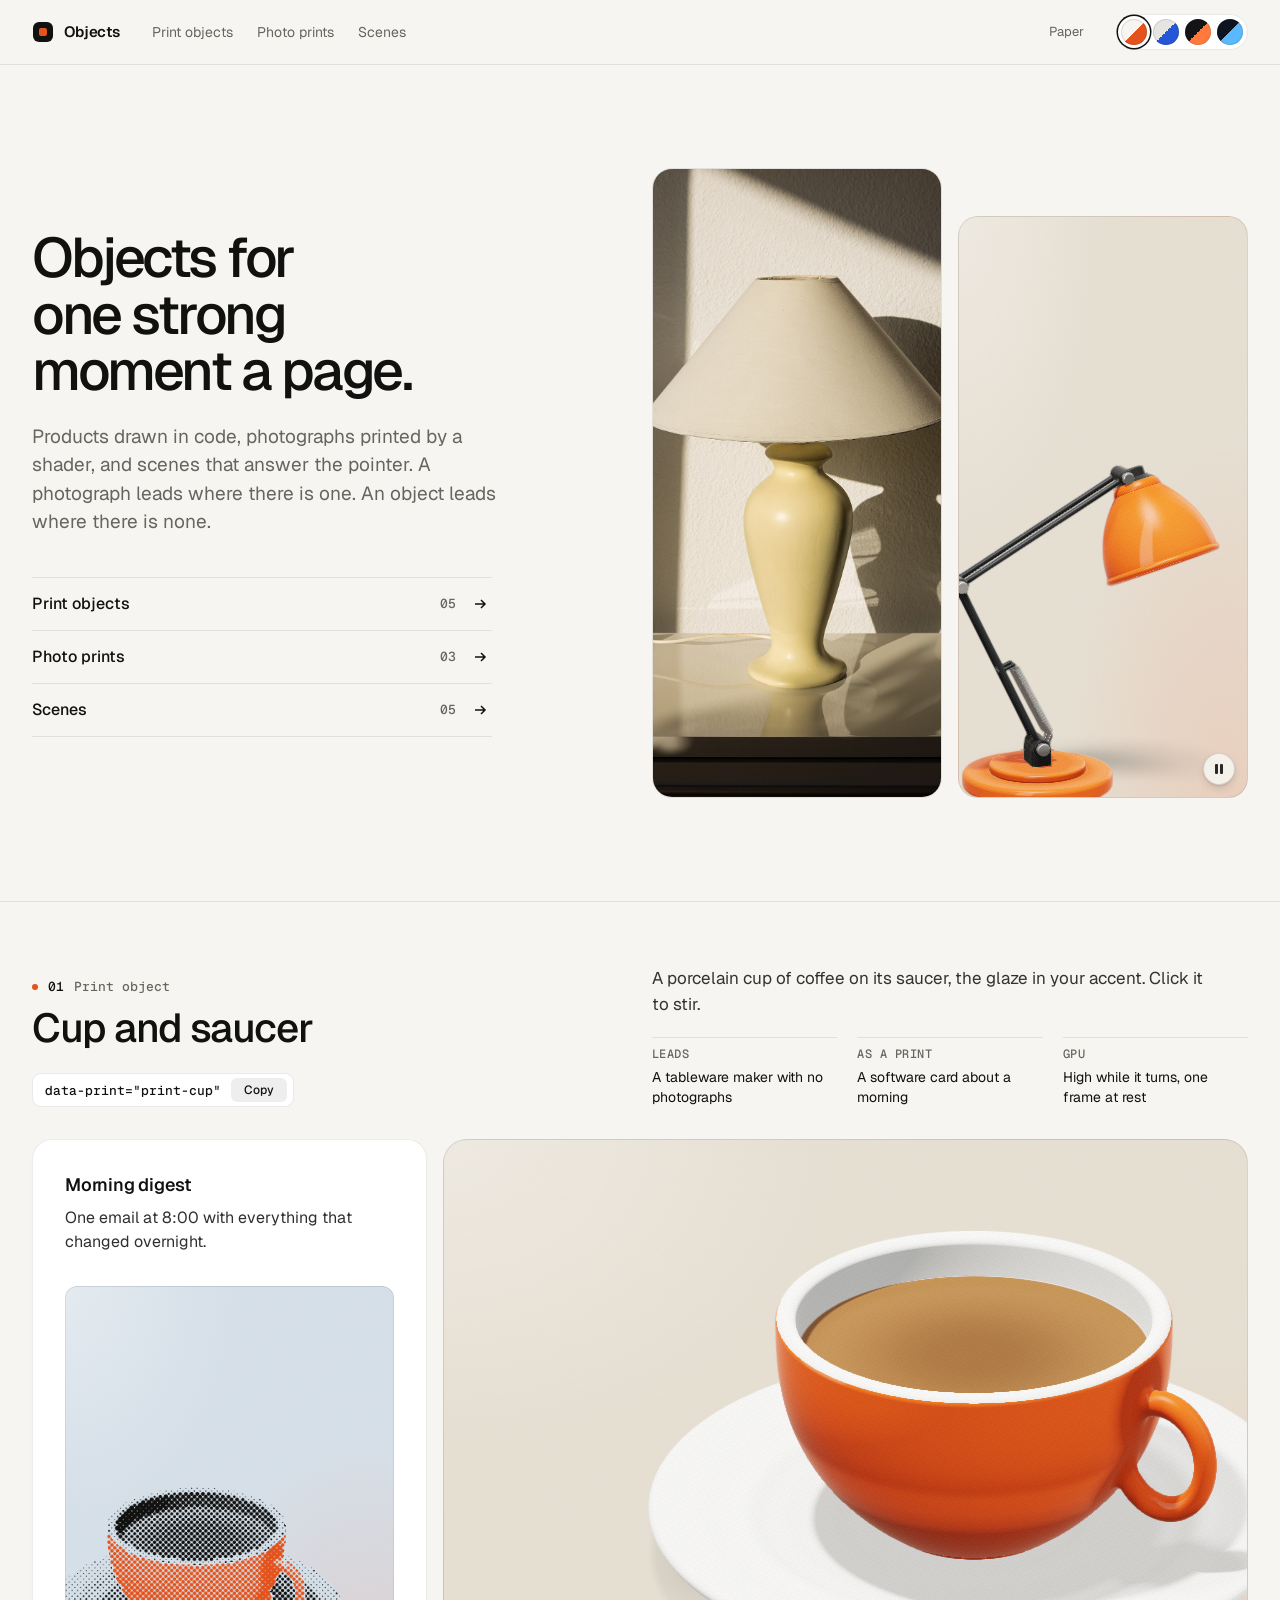
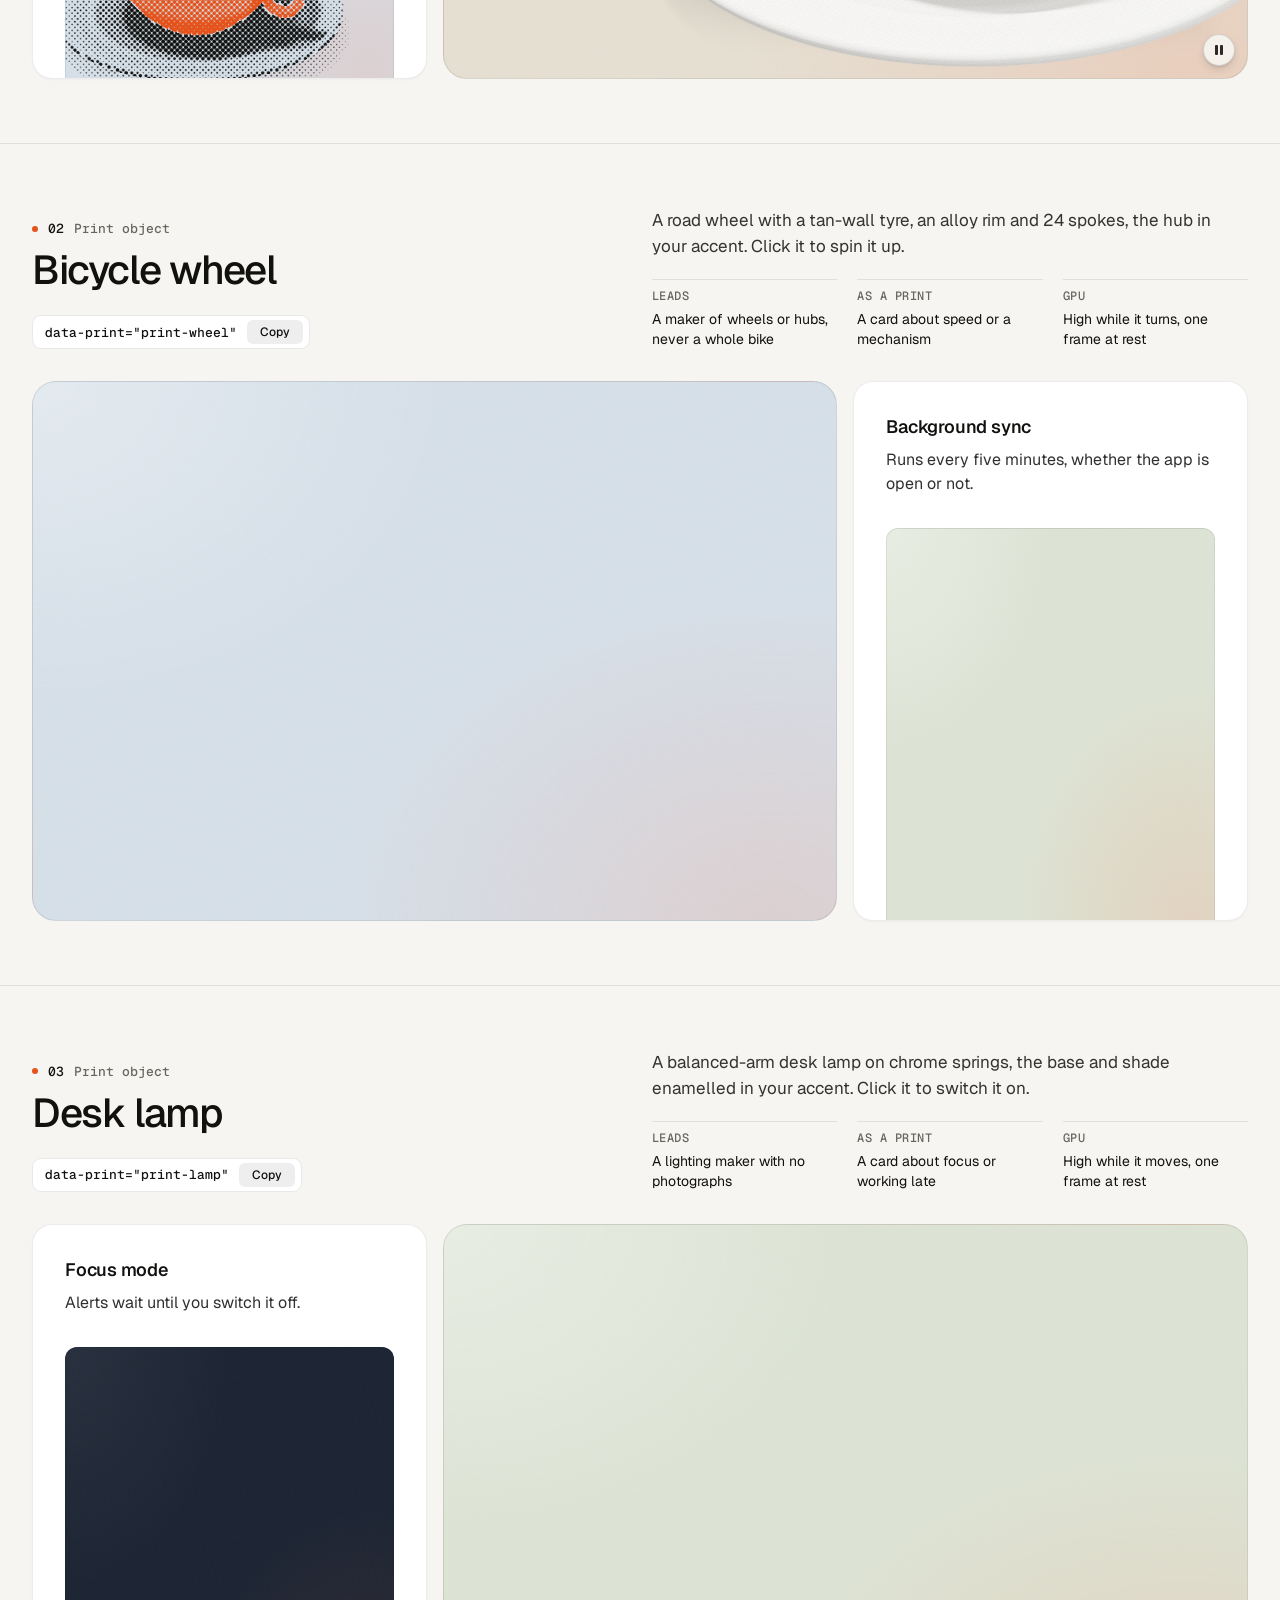
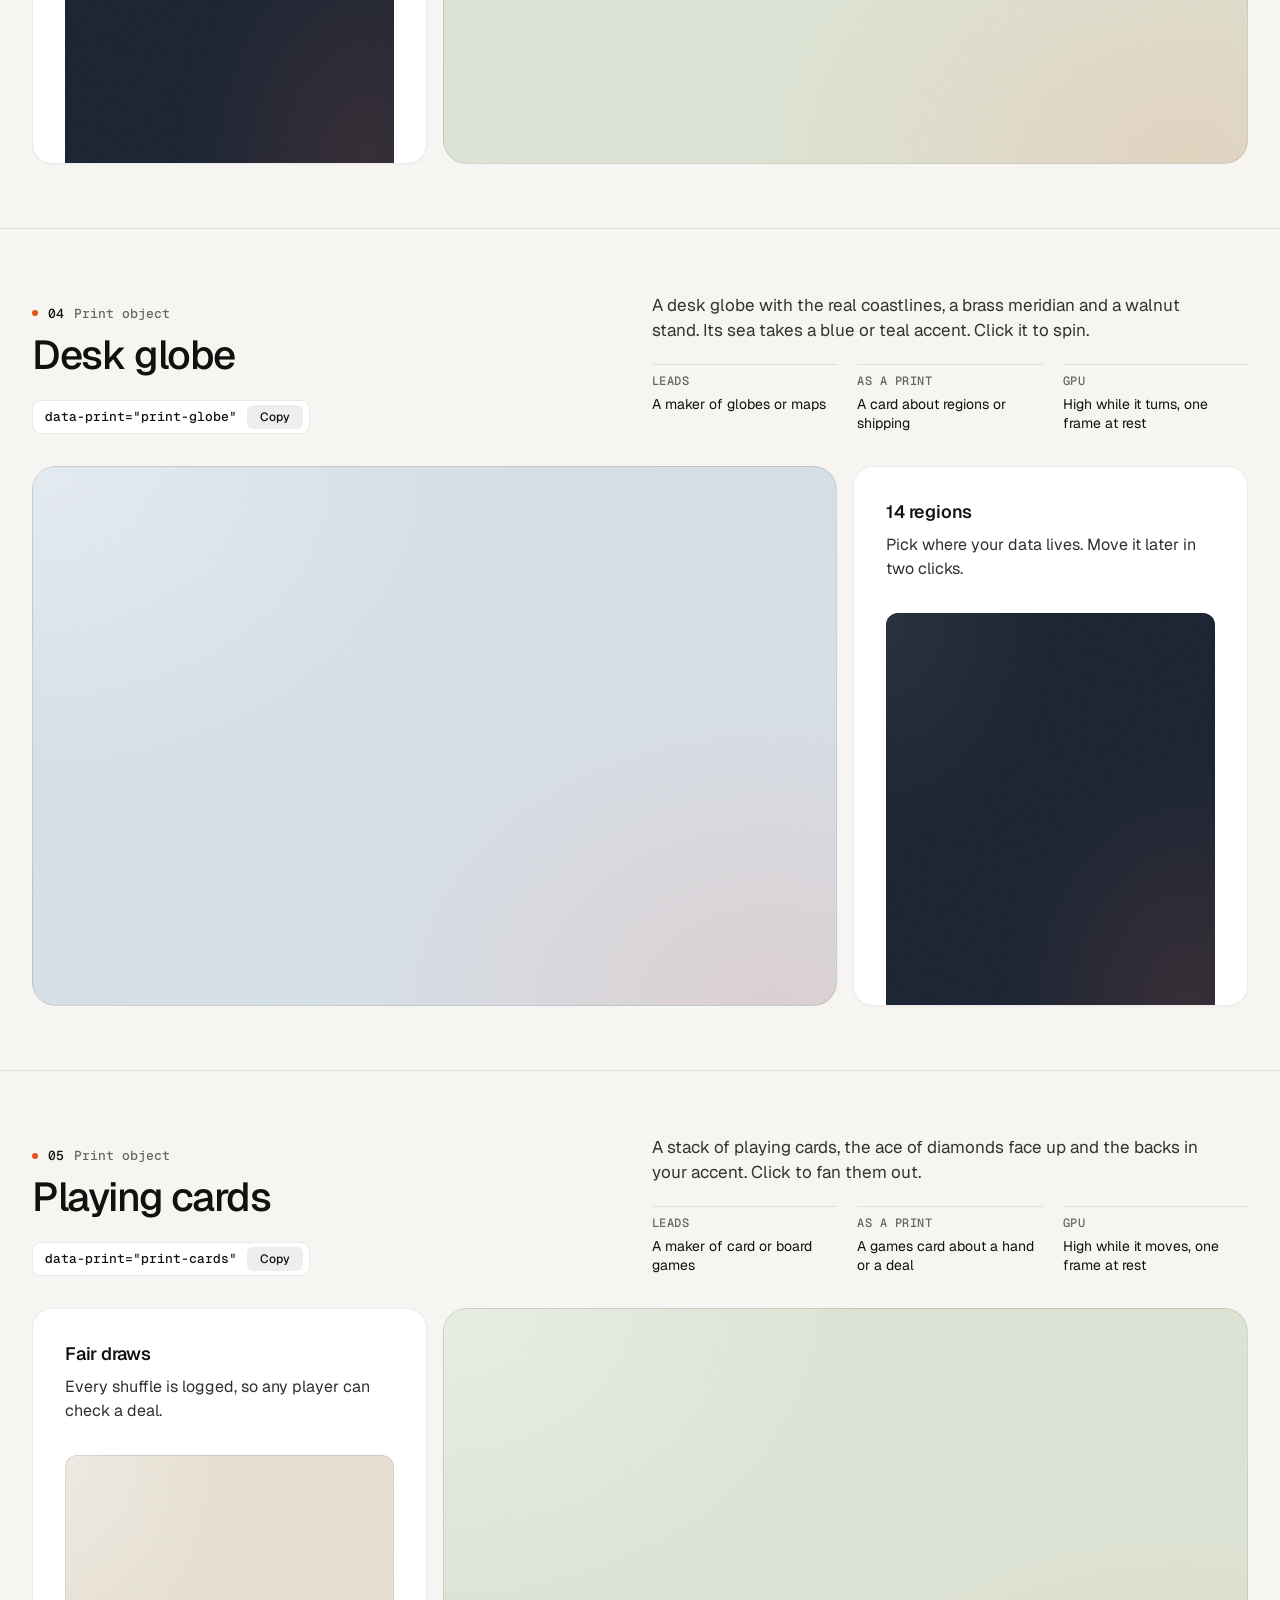
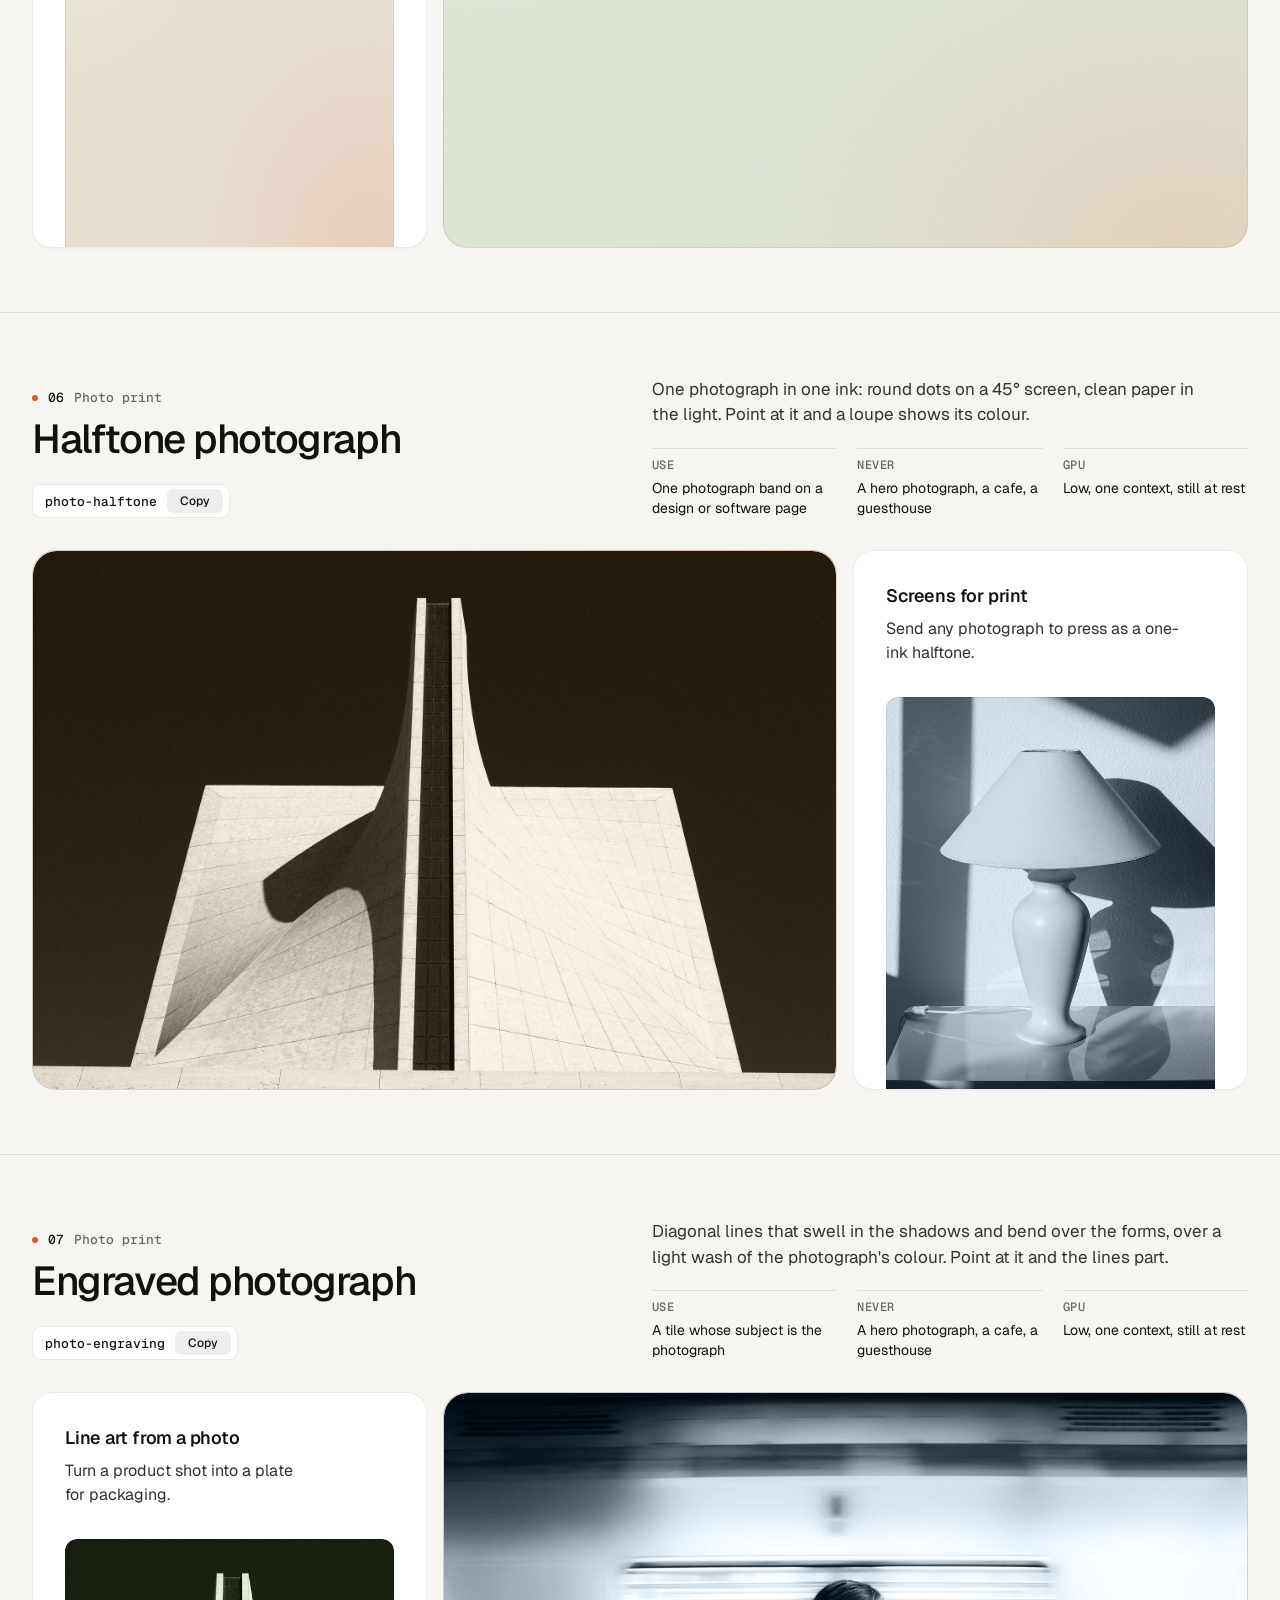
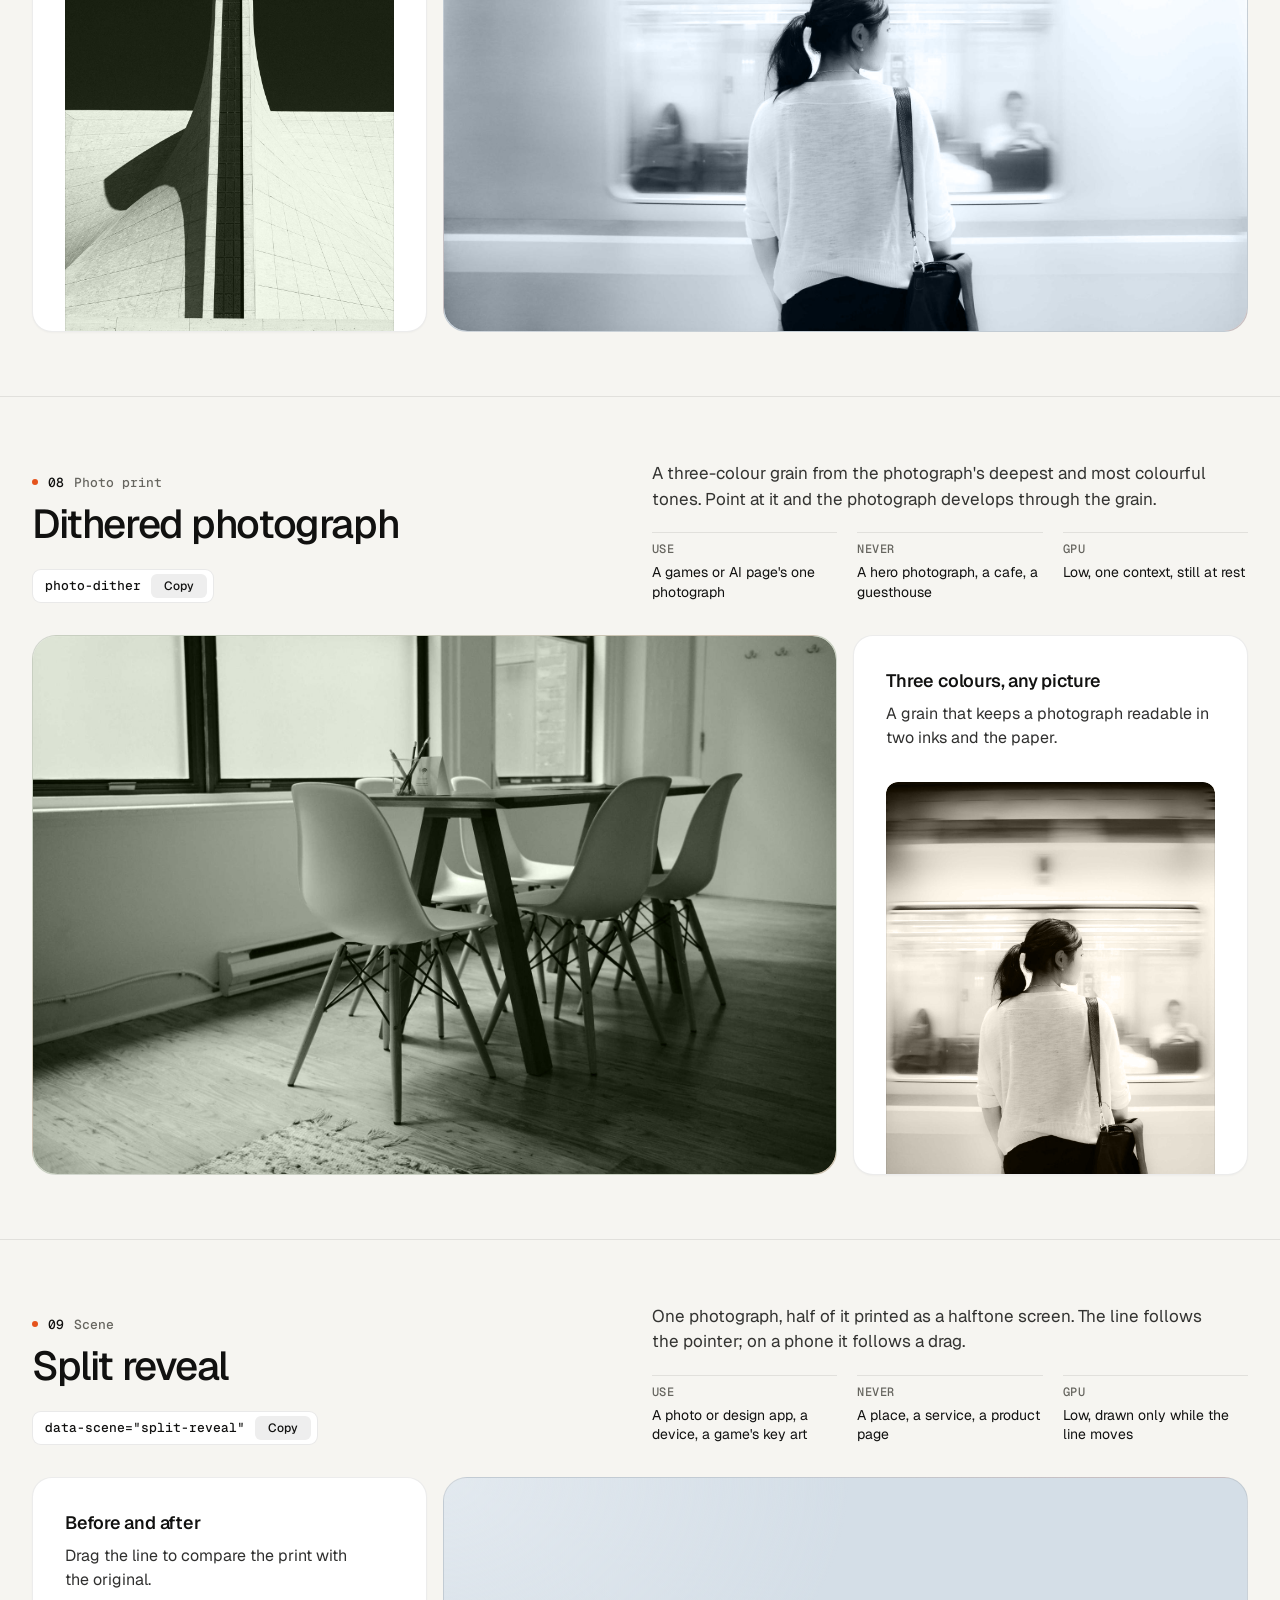
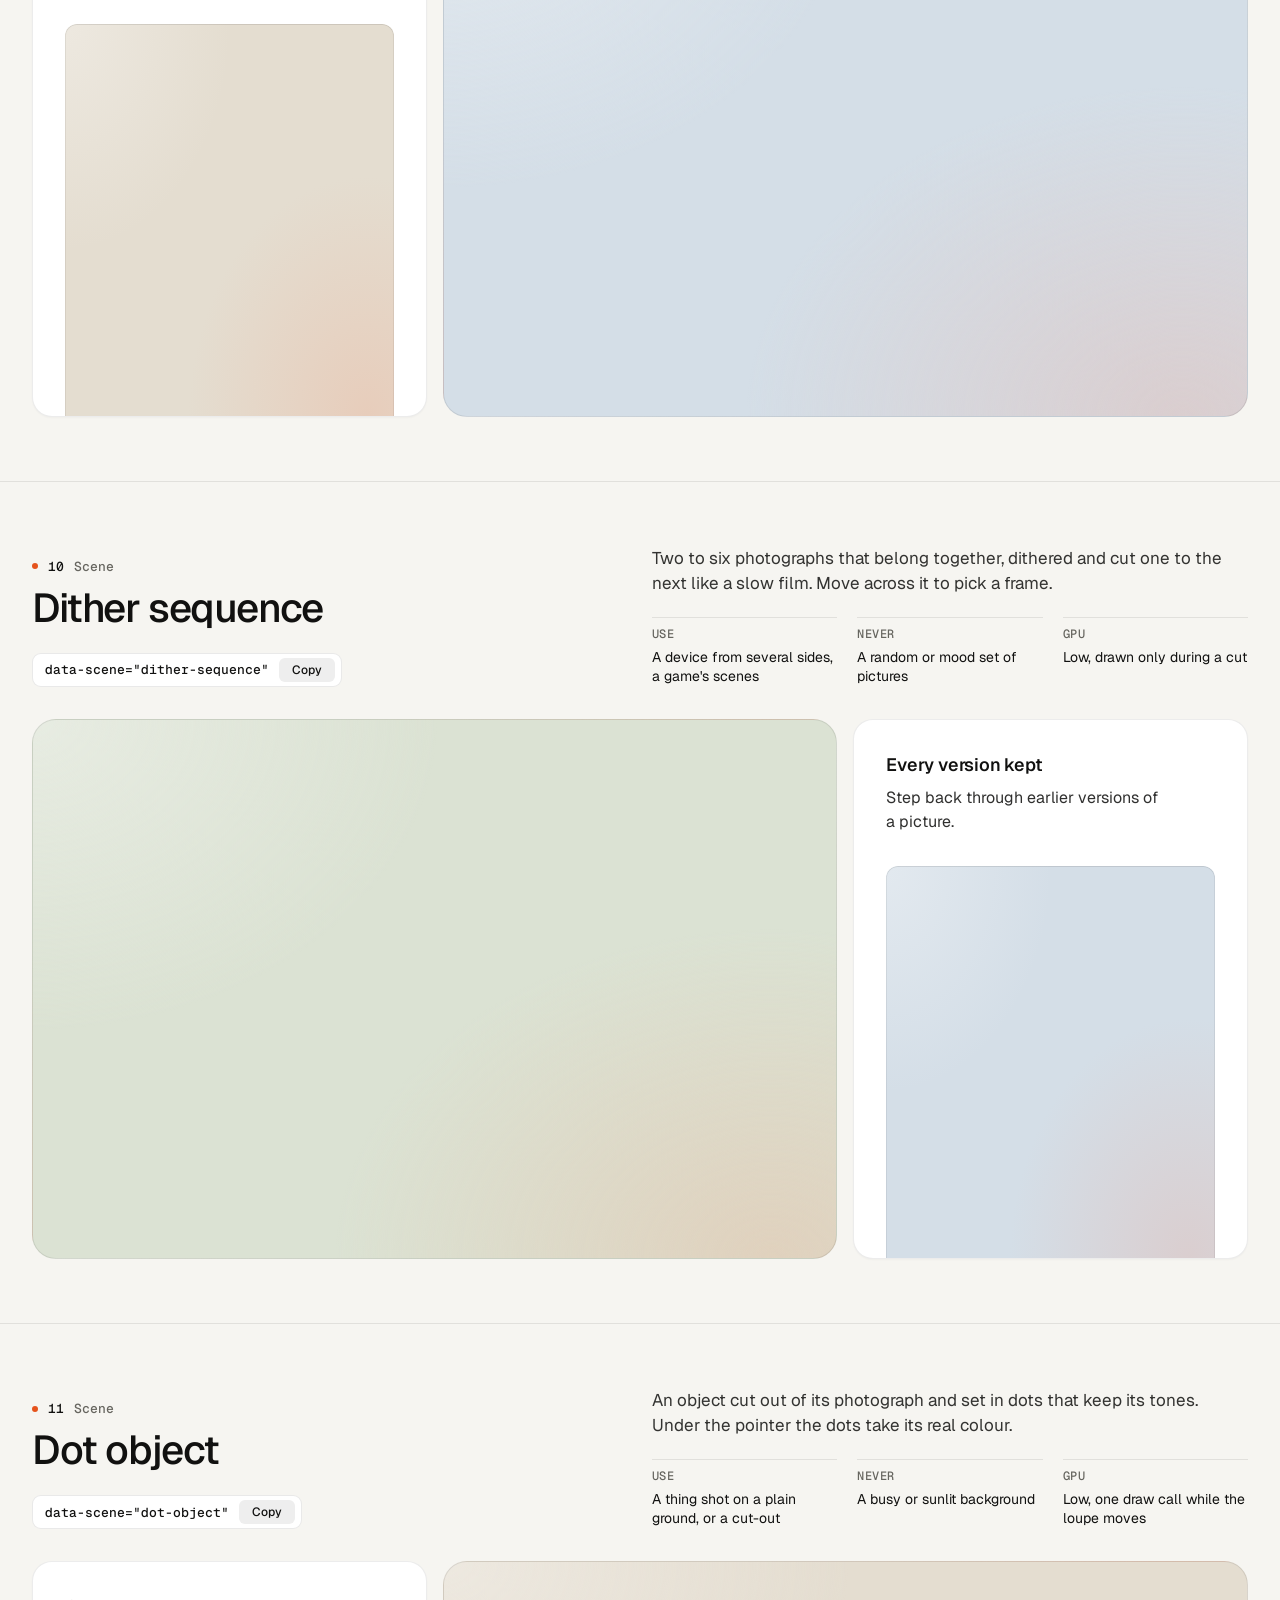
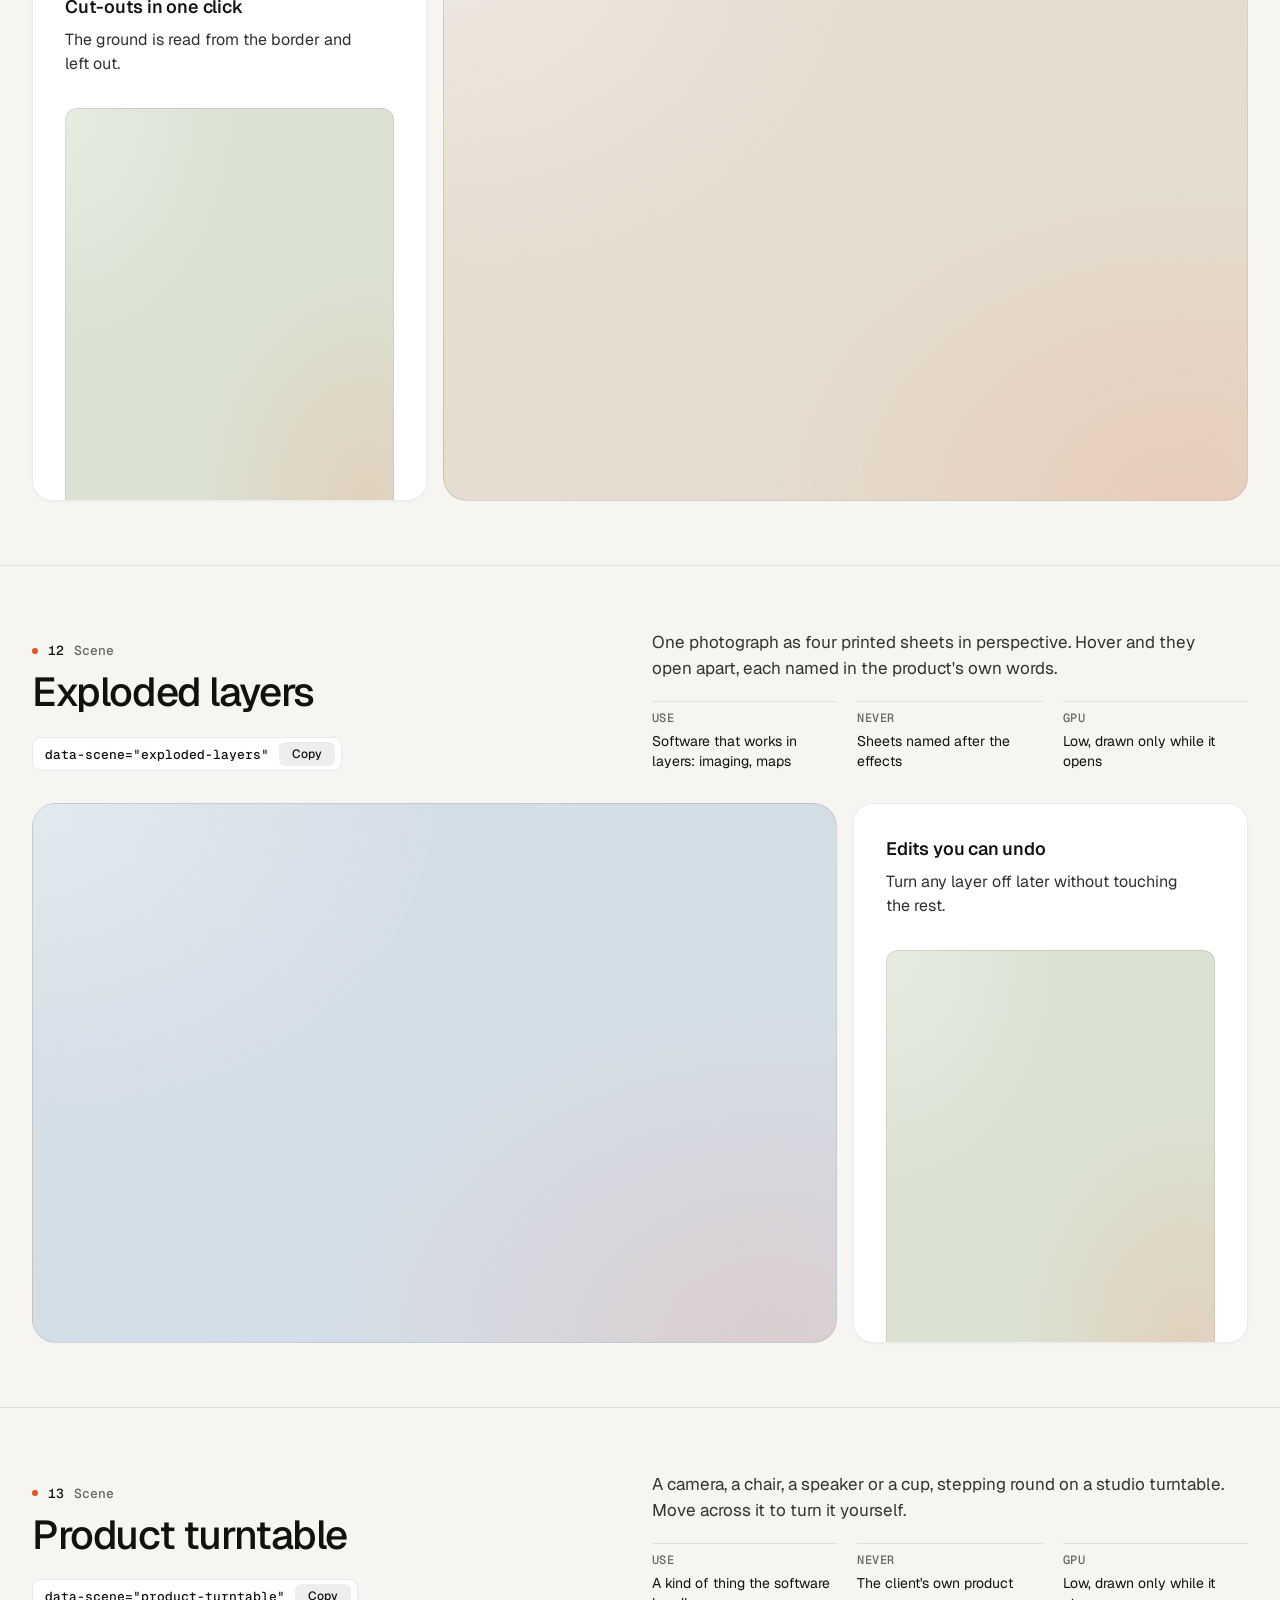
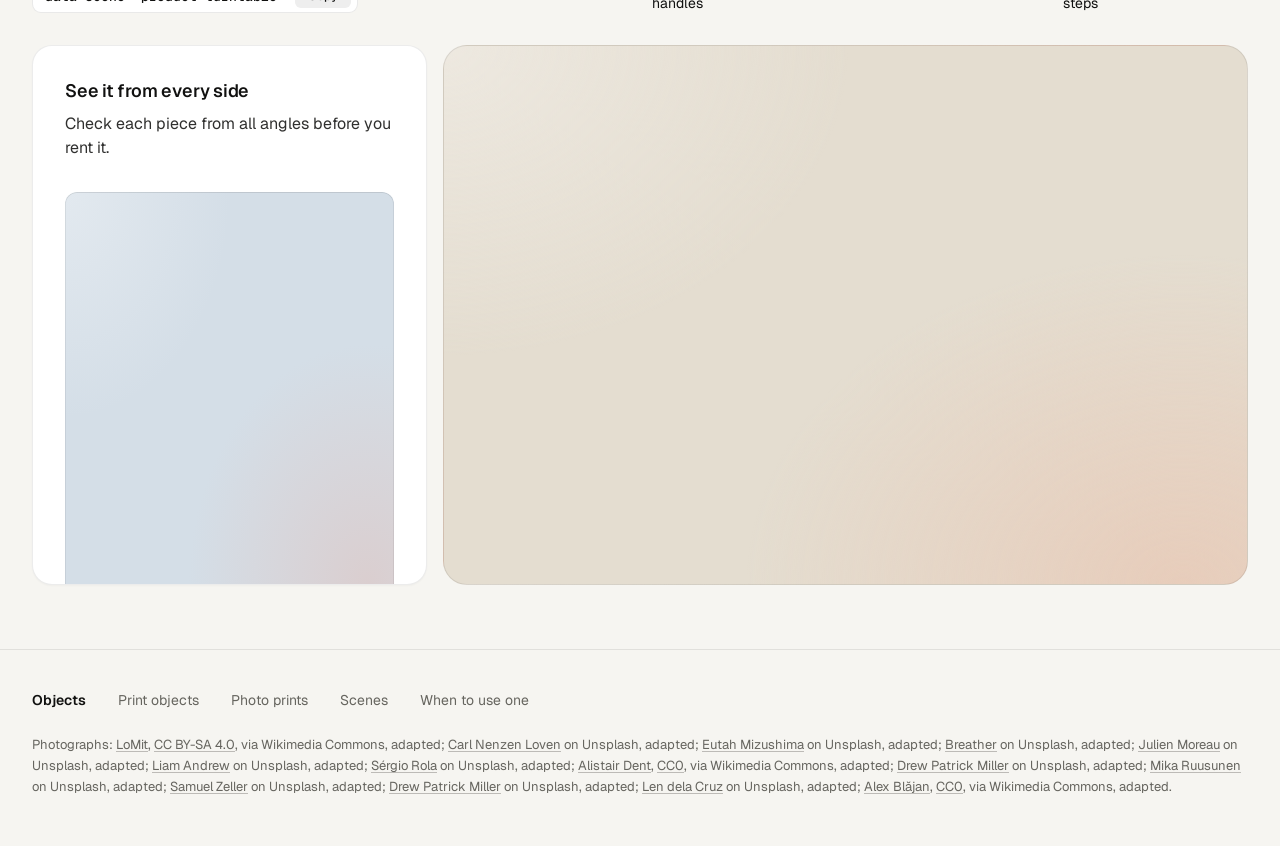
<file: site/assets/objects/index.html>
<!doctype html>
<html lang="en" data-palette="paper">
<head>
<script>window.__tpGlMax = 16;   /* a gallery shows many live effects at once; a page of a site keeps the default 4 (fx.js) */</script>
<meta charset="utf-8">
<meta name="viewport" content="width=device-width, initial-scale=1">
<title>Objects</title>
<meta name="description" content="Thirteen objects for one strong moment a page: products drawn in code, photographs printed by a shader, scenes that answer the pointer.">
<link rel="icon" href="data:,">
<link rel="preconnect" href="https://fonts.googleapis.com">
<link rel="preconnect" href="https://fonts.gstatic.com" crossorigin>
<link href="https://fonts.googleapis.com/css2?family=Geist:wght@300..700&family=Geist+Mono:wght@400;500&display=swap" rel="stylesheet">
<link rel="stylesheet" href="../ui/base.css">
<link rel="stylesheet" href="../ui/cards.css">
<style>
  /* palettes: page tokens, four grounds (--g1 sand, --g2 sky, --g3 sage, --g4 deep) and the globe's sea */
  :root {
    --font-text: "Geist", system-ui, sans-serif; --font-mono: "Geist Mono", ui-monospace, monospace;
    --ease: cubic-bezier(.2, .7, .2, 1);
    --gutter: 32px; --max: 1312px;
  }
  [data-palette="paper"] { --bg: #f6f5f1; --card: #ffffff; --surface: #ffffff; --ink: #111110; --muted: #66655f; --accent: #e5531c; --accent-ink: #ffffff;
    --g1: #e4ddd0; --g2: #d4dee7; --g3: #dbe2d3; --g4: #1a2230; --sea: #2f6aa8; --line: rgb(17 17 16 / 0.09); }
  [data-palette="stone"] { --bg: #e6e5e1; --card: #f3f2ef; --surface: #f3f2ef; --ink: #1a1b1d; --muted: #5d5e62; --accent: #2456d6; --accent-ink: #ffffff;
    --g1: #d6d5d0; --g2: #c9d4df; --g3: #dad3c6; --g4: #1d2633; --sea: #2456d6; --line: rgb(26 27 29 / 0.1); }
  [data-palette="graphite"] { --bg: #0b0b0c; --card: #141416; --surface: #141416; --ink: #f2f2ef; --muted: #96979c; --accent: #ff7a3c; --accent-ink: #120c08;
    --g1: #1e1d1b; --g2: #17202a; --g3: #1b201b; --g4: #23262c; --sea: #4f9be0; --line: rgb(242 242 239 / 0.09); }
  [data-palette="night"] { --bg: #070b14; --card: #0e1420; --surface: #0e1420; --ink: #e9edf3; --muted: #8b94a4; --accent: #5ab9fc; --accent-ink: #07101a;
    --g1: #121a29; --g2: #0f2231; --g3: #16202b; --g4: #1b2536; --sea: #5ab9fc; --line: rgb(233 237 243 / 0.09); }

  * { box-sizing: border-box; }
  html { scroll-padding-top: 64px; }
  html, body { margin: 0; }
  body { font-family: var(--font-text); background: var(--bg); color: var(--ink); -webkit-font-smoothing: antialiased; font-size: 16px; line-height: 1.5;
    transition: background-color 320ms var(--ease), color 320ms var(--ease); }
  a { color: inherit; }
  .wrap { max-width: var(--max); margin: 0 auto; padding: 0 var(--gutter); }

  /* ------------------------------------------------ the bar */
  .bar { position: sticky; top: 0; z-index: 30; background: color-mix(in oklab, var(--bg) 84%, transparent); backdrop-filter: blur(16px) saturate(1.2); border-bottom: 1px solid var(--line); }
  .bar__in { height: 64px; display: flex; align-items: center; gap: 32px; }
  .brand { display: inline-flex; align-items: center; gap: 10px; font-weight: 600; font-size: 15px; letter-spacing: -0.01em; text-decoration: none; }
  .brand svg { width: 22px; height: 22px; }
  .brand svg .a { fill: var(--accent); transition: transform 420ms var(--ease); transform-origin: 11px 11px; }
  .brand:hover svg .a { transform: rotate(90deg); }
  .nav { display: flex; gap: 24px; font-size: 14px; }
  .nav a { position: relative; text-decoration: none; color: var(--muted); transition: color 180ms ease; padding: 6px 0; }
  .nav a::after { content: ""; position: absolute; left: 0; right: 0; bottom: 0; height: 1px; background: currentColor; transform: scaleX(0); transform-origin: left; transition: transform 260ms var(--ease); }
  .nav a:hover { color: var(--ink); }
  .nav a:hover::after { transform: scaleX(1); }
  .sp { flex: 1; }
  .swatches { display: flex; align-items: center; gap: 6px; padding: 4px; border-radius: 999px; border: 1px solid var(--line); background: var(--card); }
  .sw { position: relative; width: 26px; height: 26px; border-radius: 50%; border: 0; padding: 0; cursor: pointer; background: linear-gradient(135deg, var(--s-bg) 0 50%, var(--s-ac) 50% 100%);
    box-shadow: inset 0 0 0 1px rgb(0 0 0 / 0.12); transition: transform 200ms var(--ease); }
  .sw::after { content: ""; position: absolute; inset: -3px; border-radius: 50%; box-shadow: 0 0 0 1.5px var(--ink); opacity: 0; transform: scale(0.8); transition: opacity 200ms ease, transform 260ms var(--ease); }
  .sw:hover { transform: scale(1.08); }
  .sw:active { transform: scale(0.94); }
  .sw[aria-pressed="true"]::after { opacity: 1; transform: scale(1); }
  .sw:focus-visible { outline: 2px solid var(--ink); outline-offset: 3px; }
  .sw-label { font-size: 13px; color: var(--muted); min-width: 60px; text-align: right; }

  /* ------------------------------------------------ grounds: a soft lit mesh of the ground's own tone, a fine grain */
  .gr, .card > .panel.gr { --calm-k: 0%; background-color: var(--pg);
    background-image:
      radial-gradient(80% 90% at 92% 100%, color-mix(in oklab, var(--accent) 13%, var(--pg)), transparent 68%),
      radial-gradient(70% 80% at 0% 0%, color-mix(in oklab, var(--lift, #ffffff) var(--lift-k, 34%), var(--pg)), transparent 72%); }
  .gr.dk, [data-palette="graphite"] .gr, [data-palette="night"] .gr { --lift: #ffffff; --lift-k: 6%; }
  .grain { position: absolute; inset: 0; z-index: 0; pointer-events: none; opacity: .32; mix-blend-mode: soft-light; border-radius: inherit;
    background-image: url("data:image/svg+xml;utf8,<svg xmlns='http://www.w3.org/2000/svg' width='160' height='160'><filter id='n'><feTurbulence type='fractalNoise' baseFrequency='.85' numOctaves='2' stitchTiles='stitch'/><feColorMatrix values='0 0 0 0 .5  0 0 0 0 .5  0 0 0 0 .5  0 0 0 .9 0'/></filter><rect width='100%' height='100%' filter='url(%23n)'/></svg>"); }
  .slot { position: absolute; inset: 0; z-index: 1; border-radius: inherit; }
  .slot > .host { position: absolute; inset: 0; border-radius: inherit; overflow: hidden; }

  /* ------------------------------------------------ hero */
  .hero { min-height: calc(100svh - 64px); display: grid; align-items: center; padding: 56px 0; }
  .hero__grid { display: grid; grid-template-columns: repeat(12, minmax(0, 1fr)); gap: 24px; align-items: center; }
  .hero__copy { grid-column: 1 / span 5; }
  .hero h1 { margin: 0; font-size: clamp(44px, 3.4vw + 12px, 72px); line-height: 1.02; letter-spacing: -0.045em; font-weight: 520; text-wrap: balance; }
  .hero__lede { margin: 24px 0 0; font-size: 19px; line-height: 1.5; color: var(--muted); max-width: 40ch; text-wrap: pretty; }
  .index { margin: 40px 0 0; padding: 0; list-style: none; border-top: 1px solid var(--line); max-width: 460px; }
  .index a { display: grid; grid-template-columns: 1fr auto 20px; align-items: center; gap: 16px; padding: 14px 0; border-bottom: 1px solid var(--line); text-decoration: none; font-size: 16px; font-weight: 500; }
  .index a span { font: 500 13px/1 var(--font-mono); color: var(--muted); }
  .index a svg { width: 16px; height: 16px; transition: transform 260ms var(--ease); }
  .index a:hover svg { transform: translateX(4px); }
  .hero__pics { grid-column: 7 / span 6; display: grid; grid-template-columns: 1fr 1fr; gap: 16px; height: min(70svh, 660px); min-height: 440px; }
  .pic { position: relative; overflow: clip; border-radius: 20px; border: 1px solid var(--line); isolation: isolate; }
  .pic img { position: absolute; inset: 0; width: 100%; height: 100%; object-fit: cover; object-position: 50% 42%; display: block; }
  .pic--down { margin-top: 48px; }

  /* ------------------------------------------------ an object, one screen */
  .obj { min-height: calc(100svh - 64px); display: grid; align-content: center; padding: 64px 0; border-top: 1px solid var(--line); }
  .obj__head { display: grid; grid-template-columns: repeat(12, minmax(0, 1fr)); gap: 24px; align-items: end; margin-bottom: 32px; }
  .obj__title { grid-column: 1 / span 5; }
  .obj__n { margin: 0 0 14px; font: 500 13px/1 var(--font-mono); color: var(--muted); display: flex; gap: 10px; align-items: center; }
  .obj__n b { color: var(--ink); font-weight: 500; }
  .obj__n i { width: 6px; height: 6px; border-radius: 50%; background: var(--accent); display: inline-block; }
  .obj h2 { margin: 0; font-size: clamp(34px, 1.9vw + 16px, 52px); line-height: 1.04; letter-spacing: -0.035em; font-weight: 520; text-wrap: balance; }
  .obj__about { grid-column: 7 / span 6; }
  .obj__line { margin: 0; font-size: 17px; line-height: 1.5; color: color-mix(in oklab, var(--ink) 82%, var(--bg)); max-width: 52ch; text-wrap: pretty; }
  .facts { display: grid; grid-template-columns: repeat(3, minmax(0, 1fr)); gap: 20px; margin: 20px 0 0; }
  .facts div { border-top: 1px solid var(--line); padding-top: 10px; }
  .facts dt { font: 500 12px/1 var(--font-mono); color: var(--muted); text-transform: uppercase; letter-spacing: .04em; }
  .facts dd { margin: 8px 0 0; font-size: 14px; line-height: 1.4; }
  .copy { margin-top: 24px; display: inline-flex; align-items: center; gap: 10px; height: 34px; padding: 0 6px 0 12px; border-radius: 9px; border: 1px solid var(--line);
    background: var(--card); color: var(--ink); font: 500 13px/1 var(--font-mono); cursor: pointer; transition: border-color 180ms ease, transform 160ms var(--ease); }
  .copy:hover { border-color: color-mix(in oklab, var(--ink) 24%, transparent); }
  .copy:active { transform: scale(0.97); }
  .copy:focus-visible { outline: 2px solid var(--ink); outline-offset: 2px; }
  .copy em { font-style: normal; display: inline-grid; place-items: center; height: 24px; padding: 0 8px; border-radius: 6px; background: color-mix(in oklab, var(--ink) 7%, transparent); font-family: var(--font-text); font-size: 12px; overflow: hidden; }
  .copy em span { grid-area: 1 / 1; transition: transform 260ms var(--ease), opacity 200ms ease; }
  .copy em span + span { transform: translateY(110%); opacity: 0; }
  .copy.done em span:first-child { transform: translateY(-110%); opacity: 0; }
  .copy.done em span + span { transform: none; opacity: 1; }

  .duo { display: grid; grid-template-columns: repeat(12, minmax(0, 1fr)); gap: 16px; height: clamp(400px, calc(100svh - 360px), 600px); }
  .big { grid-column: 1 / span 8; position: relative; overflow: clip; isolation: isolate; border-radius: 24px; border: 1px solid var(--line); }
  .duo .card { grid-column: 9 / span 4; }
  .obj:nth-of-type(even) .big { grid-column: 5 / span 8; grid-row: 1; }
  .obj:nth-of-type(even) .duo .card { grid-column: 1 / span 4; grid-row: 1; }
  .duo .card > .panel { flex: 1 1 auto; min-height: 0; }

  /* ------------------------------------------------ footer */
  .foot { border-top: 1px solid var(--line); padding: 40px 0 48px; font-size: 14px; color: var(--muted); }
  .foot__row { display: flex; flex-wrap: wrap; gap: 12px 32px; align-items: baseline; }
  .foot__row b { color: var(--ink); font-weight: 600; }
  .foot__row a { text-decoration: none; }
  .foot__row a:hover { color: var(--ink); }
  .credits { margin: 24px 0 0; font-size: 13px; line-height: 1.6; color: var(--muted); }
  .credits a { text-decoration: underline; text-decoration-color: color-mix(in oklab, currentColor 40%, transparent); text-underline-offset: 2px; }

  @media (max-width: 1023px) {
    .hero__copy, .hero__pics { grid-column: 1 / -1; }
    .hero__pics { height: auto; min-height: 0; }
    .pic { aspect-ratio: 3 / 4; }
    .obj__title, .obj__about { grid-column: 1 / -1; }
    .duo { height: auto; grid-template-columns: minmax(0, 1fr); }
    .big, .duo .card, .obj:nth-of-type(even) .big, .obj:nth-of-type(even) .duo .card { grid-column: 1 / -1; grid-row: auto; }
    .big { aspect-ratio: 4 / 3; }
    .duo .card > .panel { flex: none; height: 320px; }
  }
  @media (max-width: 760px) {
    :root { --gutter: 16px; }
    .nav, .sw-label { display: none; }
    .hero { padding: 32px 0 40px; }
    .hero__lede { font-size: 17px; }
    .hero__pics { gap: 10px; }
    .pic { border-radius: 16px; }
    .pic--down { margin-top: 28px; }
    .obj { padding: 72px 0; min-height: 0; }
    .obj .wrap { display: flex; flex-direction: column; }
    .obj__head, .obj__about { display: contents; }
    .obj__title { order: 1; margin-bottom: 16px; }
    .obj__line { order: 2; margin-bottom: 28px; }
    .duo { order: 3; }
    .facts { order: 4; margin-top: 28px; }
    .copy, .index { display: none; }
    .facts { grid-template-columns: minmax(0, 1fr); gap: 0; }
    .facts div { display: grid; grid-template-columns: 96px 1fr; gap: 12px; padding: 10px 0; }
    .facts dd { margin: 0; }
    .big { aspect-ratio: 4 / 5; border-radius: 18px; }
    .duo .card > .panel { height: 300px; }
  }
  @media (prefers-reduced-motion: reduce) { *, *::before, *::after { transition-duration: 0ms !important; } }
</style>
</head>
<body>
<header class="bar">
  <div class="wrap bar__in">
    <a class="brand" href="#top" aria-label="Objects, back to the top">
      <svg viewBox="0 0 22 22" aria-hidden="true"><rect x="1" y="1" width="20" height="20" rx="6" fill="currentColor"/><rect class="a" x="7" y="7" width="8" height="8" rx="2"/></svg>
      Objects
    </a>
    <nav class="nav" aria-label="Families">
      <a href="#print-cup">Print objects</a>
      <a href="#photo-halftone">Photo prints</a>
      <a href="#split-reveal">Scenes</a>
    </nav>
    <span class="sp"></span>
    <span class="sw-label" id="sw-label">Paper</span>
    <div class="swatches" role="group" aria-label="Palette">
      <button type="button" class="sw" data-pal="paper" aria-label="Paper" aria-pressed="true" style="--s-bg:#f6f5f1;--s-ac:#e5531c"></button>
      <button type="button" class="sw" data-pal="stone" aria-label="Stone" aria-pressed="false" style="--s-bg:#e6e5e1;--s-ac:#2456d6"></button>
      <button type="button" class="sw" data-pal="graphite" aria-label="Graphite" aria-pressed="false" style="--s-bg:#141416;--s-ac:#ff7a3c"></button>
      <button type="button" class="sw" data-pal="night" aria-label="Night" aria-pressed="false" style="--s-bg:#0e1420;--s-ac:#5ab9fc"></button>
    </div>
  </div>
</header>

<main id="top">
  <section class="hero">
    <div class="wrap hero__grid">
      <div class="hero__copy">
        <h1>Objects for one strong moment a page.</h1>
        <p class="hero__lede">Products drawn in code, photographs printed by a shader, and scenes that answer the pointer. A photograph leads where there is one. An object leads where there is none.</p>
        <ul class="index">
          <li><a href="#print-cup">Print objects <span>05</span><svg viewBox="0 0 16 16" fill="none" stroke="currentColor" stroke-width="1.5" aria-hidden="true"><path d="M3 8h10M9 4l4 4-4 4"/></svg></a></li>
          <li><a href="#photo-halftone">Photo prints <span>03</span><svg viewBox="0 0 16 16" fill="none" stroke="currentColor" stroke-width="1.5" aria-hidden="true"><path d="M3 8h10M9 4l4 4-4 4"/></svg></a></li>
          <li><a href="#split-reveal">Scenes <span>05</span><svg viewBox="0 0 16 16" fill="none" stroke="currentColor" stroke-width="1.5" aria-hidden="true"><path d="M3 8h10M9 4l4 4-4 4"/></svg></a></li>
        </ul>
      </div>
      <div class="hero__pics">
        <div class="pic"><img src="photo-kit/photos/lamp.jpg" width="1280" height="1757" alt="Cream ceramic table lamp on a glossy side table in low sun" decoding="async"></div>
        <article class="pic pic--down gr" style="--pg: var(--g1)" aria-label="A balanced-arm desk lamp">
          <div class="grain"></div>
          <div class="slot" data-slot='{"kind":"print","id":"print-lamp","place":"card","ground":"g1","params":{"size":1.06,"x":-0.08,"y":-0.2}}'></div>
        </article>
      </div>
    </div>
  </section>

  <!-- ===================================================== print objects -->
  <section class="obj" id="print-cup">
    <div class="wrap">
      <div class="obj__head">
        <div class="obj__title"><p class="obj__n"><i></i><b>01</b> Print object</p><h2>Cup and saucer</h2>
          <button type="button" class="copy" data-copy='<div data-print="print-cup" data-print-place="card"></div>'>data-print="print-cup"<em><span>Copy</span><span>Copied</span></em></button></div>
        <div class="obj__about">
          <p class="obj__line">A porcelain cup of coffee on its saucer, the glaze in your accent. Click it to stir.</p>
          <dl class="facts"><div><dt>Leads</dt><dd>A tableware maker with no photographs</dd></div><div><dt>As a print</dt><dd>A software card about a morning</dd></div><div><dt>GPU</dt><dd>High while it turns, one frame at rest</dd></div></dl>
        </div>
      </div>
      <div class="duo">
        <article class="big gr" style="--pg: var(--g1)"><div class="grain"></div>
          <div class="slot" data-slot='{"kind":"print","id":"print-cup","place":"hero","ground":"g1","params":{"size":0.96,"x":0.16,"y":-0.04}}'></div></article>
        <article class="card"><h3>Morning digest</h3><p>One email at 8:00 with everything that changed overnight.</p>
          <div class="panel gr" style="--pg: var(--g2)"><div class="grain"></div>
            <div class="slot" data-slot='{"kind":"print","id":"print-cup","place":"card","ground":"g2","params":{"effect":"halftone","turn":0}}'></div></div></article>
      </div>
    </div>
  </section>

  <section class="obj" id="print-wheel">
    <div class="wrap">
      <div class="obj__head">
        <div class="obj__title"><p class="obj__n"><i></i><b>02</b> Print object</p><h2>Bicycle wheel</h2>
          <button type="button" class="copy" data-copy='<div data-print="print-wheel" data-print-place="card"></div>'>data-print="print-wheel"<em><span>Copy</span><span>Copied</span></em></button></div>
        <div class="obj__about">
          <p class="obj__line">A road wheel with a tan-wall tyre, an alloy rim and 24 spokes, the hub in your accent. Click it to spin it up.</p>
          <dl class="facts"><div><dt>Leads</dt><dd>A maker of wheels or hubs, never a whole bike</dd></div><div><dt>As a print</dt><dd>A card about speed or a mechanism</dd></div><div><dt>GPU</dt><dd>High while it turns, one frame at rest</dd></div></dl>
        </div>
      </div>
      <div class="duo">
        <article class="big gr" style="--pg: var(--g2)"><div class="grain"></div>
          <div class="slot" data-slot='{"kind":"print","id":"print-wheel","place":"card","ground":"g2","params":{"size":1.34,"x":-0.08,"y":-0.3}}'></div></article>
        <article class="card"><h3>Background sync</h3><p>Runs every five minutes, whether the app is open or not.</p>
          <div class="panel gr" style="--pg: var(--g3)"><div class="grain"></div>
            <div class="slot" data-slot='{"kind":"print","id":"print-wheel","place":"card","ground":"g3","params":{"effect":"halftone","turn":0}}'></div></div></article>
      </div>
    </div>
  </section>

  <section class="obj" id="print-lamp">
    <div class="wrap">
      <div class="obj__head">
        <div class="obj__title"><p class="obj__n"><i></i><b>03</b> Print object</p><h2>Desk lamp</h2>
          <button type="button" class="copy" data-copy='<div data-print="print-lamp" data-print-place="card"></div>'>data-print="print-lamp"<em><span>Copy</span><span>Copied</span></em></button></div>
        <div class="obj__about">
          <p class="obj__line">A balanced-arm desk lamp on chrome springs, the base and shade enamelled in your accent. Click it to switch it on.</p>
          <dl class="facts"><div><dt>Leads</dt><dd>A lighting maker with no photographs</dd></div><div><dt>As a print</dt><dd>A card about focus or working late</dd></div><div><dt>GPU</dt><dd>High while it moves, one frame at rest</dd></div></dl>
        </div>
      </div>
      <div class="duo">
        <article class="big gr" style="--pg: var(--g3)"><div class="grain"></div>
          <div class="slot" data-slot='{"kind":"print","id":"print-lamp","place":"hero","ground":"g3","params":{"size":0.98,"x":0.14,"y":-0.06,"angle":-24}}'></div></article>
        <article class="card"><h3>Focus mode</h3><p>Alerts wait until you switch it off.</p>
          <div class="panel gr dk" style="--pg: var(--g4)"><div class="grain"></div>
            <div class="slot" data-slot='{"kind":"print","id":"print-lamp","place":"card","ground":"g4","params":{"effect":"dither","step":1,"turn":0}}' aria-label="A desk lamp, switched on"></div></div></article>
      </div>
    </div>
  </section>

  <section class="obj" id="print-globe">
    <div class="wrap">
      <div class="obj__head">
        <div class="obj__title"><p class="obj__n"><i></i><b>04</b> Print object</p><h2>Desk globe</h2>
          <button type="button" class="copy" data-copy='<div data-print="print-globe" data-print-place="card" data-print-params=&apos;{"effect":"engrave"}&apos;></div>'>data-print="print-globe"<em><span>Copy</span><span>Copied</span></em></button></div>
        <div class="obj__about">
          <p class="obj__line">A desk globe with the real coastlines, a brass meridian and a walnut stand. Its sea takes a blue or teal accent. Click it to spin.</p>
          <dl class="facts"><div><dt>Leads</dt><dd>A maker of globes or maps</dd></div><div><dt>As a print</dt><dd>A card about regions or shipping</dd></div><div><dt>GPU</dt><dd>High while it turns, one frame at rest</dd></div></dl>
        </div>
      </div>
      <div class="duo">
        <article class="big gr" style="--pg: var(--g2)"><div class="grain"></div>
          <div class="slot" data-slot='{"kind":"print","id":"print-globe","place":"card","ground":"g2","sea":true,"params":{"size":1.3,"x":-0.1,"y":-0.3}}'></div></article>
        <article class="card"><h3>14 regions</h3><p>Pick where your data lives. Move it later in two clicks.</p>
          <div class="panel gr dk" style="--pg: var(--g4)"><div class="grain"></div>
            <div class="slot" data-slot='{"kind":"print","id":"print-globe","place":"card","ground":"g4","sea":true,"params":{"effect":"engrave","turn":0}}'></div></div></article>
      </div>
    </div>
  </section>

  <section class="obj" id="print-cards">
    <div class="wrap">
      <div class="obj__head">
        <div class="obj__title"><p class="obj__n"><i></i><b>05</b> Print object</p><h2>Playing cards</h2>
          <button type="button" class="copy" data-copy='<div data-print="print-cards" data-print-place="card"></div>'>data-print="print-cards"<em><span>Copy</span><span>Copied</span></em></button></div>
        <div class="obj__about">
          <p class="obj__line">A stack of playing cards, the ace of diamonds face up and the backs in your accent. Click to fan them out.</p>
          <dl class="facts"><div><dt>Leads</dt><dd>A maker of card or board games</dd></div><div><dt>As a print</dt><dd>A games card about a hand or a deal</dd></div><div><dt>GPU</dt><dd>High while it moves, one frame at rest</dd></div></dl>
        </div>
      </div>
      <div class="duo">
        <article class="big gr" style="--pg: var(--g3)"><div class="grain"></div>
          <div class="slot" data-slot='{"kind":"print","id":"print-cards","place":"hero","ground":"g3","params":{"size":0.98,"x":0.16,"y":-0.04}}'></div></article>
        <article class="card"><h3>Fair draws</h3><p>Every shuffle is logged, so any player can check a deal.</p>
          <div class="panel gr" style="--pg: var(--g1)"><div class="grain"></div>
            <div class="slot" data-slot='{"kind":"print","id":"print-cards","place":"card","ground":"g1","params":{"effect":"halftone","turn":0}}'></div></div></article>
      </div>
    </div>
  </section>

  <!-- ===================================================== photo prints -->
  <section class="obj" id="photo-halftone">
    <div class="wrap">
      <div class="obj__head">
        <div class="obj__title"><p class="obj__n"><i></i><b>06</b> Photo print</p><h2>Halftone photograph</h2>
          <button type="button" class="copy" data-copy="import print from './assets/objects/photo-halftone/object.js'; print.mount(frame, { palette: fx.readPalette(frame) });">photo-halftone<em><span>Copy</span><span>Copied</span></em></button></div>
        <div class="obj__about">
          <p class="obj__line">One photograph in one ink: round dots on a 45° screen, clean paper in the light. Point at it and a loupe shows its colour.</p>
          <dl class="facts"><div><dt>Use</dt><dd>One photograph band on a design or software page</dd></div><div><dt>Never</dt><dd>A hero photograph, a cafe, a guesthouse</dd></div><div><dt>GPU</dt><dd>Low, one context, still at rest</dd></div></dl>
        </div>
      </div>
      <div class="duo">
        <article class="big gr" style="--pg: var(--g1)">
          <div class="slot" data-slot='{"kind":"photo","id":"photo-halftone","ground":"g1","photo":"concrete"}'></div></article>
        <article class="card"><h3>Screens for print</h3><p>Send any photograph to press as a one-ink halftone.</p>
          <div class="panel gr" style="--pg: var(--g2)">
            <div class="slot" data-slot='{"kind":"photo","id":"photo-halftone","ground":"g2","photo":"lamp","params":{"tint":1}}'></div></div></article>
      </div>
    </div>
  </section>

  <section class="obj" id="photo-engraving">
    <div class="wrap">
      <div class="obj__head">
        <div class="obj__title"><p class="obj__n"><i></i><b>07</b> Photo print</p><h2>Engraved photograph</h2>
          <button type="button" class="copy" data-copy="import print from './assets/objects/photo-engraving/object.js'; print.mount(frame, { palette: fx.readPalette(frame) });">photo-engraving<em><span>Copy</span><span>Copied</span></em></button></div>
        <div class="obj__about">
          <p class="obj__line">Diagonal lines that swell in the shadows and bend over the forms, over a light wash of the photograph's colour. Point at it and the lines part.</p>
          <dl class="facts"><div><dt>Use</dt><dd>A tile whose subject is the photograph</dd></div><div><dt>Never</dt><dd>A hero photograph, a cafe, a guesthouse</dd></div><div><dt>GPU</dt><dd>Low, one context, still at rest</dd></div></dl>
        </div>
      </div>
      <div class="duo">
        <article class="big gr" style="--pg: var(--g2)">
          <div class="slot" data-slot='{"kind":"photo","id":"photo-engraving","ground":"g2","photo":"platform","photoDark":"concrete"}'></div></article>
        <article class="card"><h3>Line art from a photo</h3><p>Turn a product shot into a plate for packaging.</p>
          <div class="panel gr" style="--pg: var(--g3)">
            <div class="slot" data-slot='{"kind":"photo","id":"photo-engraving","ground":"g3","photo":"concrete","photoDark":"room"}'></div></div></article>
      </div>
    </div>
  </section>

  <section class="obj" id="photo-dither">
    <div class="wrap">
      <div class="obj__head">
        <div class="obj__title"><p class="obj__n"><i></i><b>08</b> Photo print</p><h2>Dithered photograph</h2>
          <button type="button" class="copy" data-copy="import print from './assets/objects/photo-dither/object.js'; print.mount(frame, { palette: fx.readPalette(frame) });">photo-dither<em><span>Copy</span><span>Copied</span></em></button></div>
        <div class="obj__about">
          <p class="obj__line">A three-colour grain from the photograph's deepest and most colourful tones. Point at it and the photograph develops through the grain.</p>
          <dl class="facts"><div><dt>Use</dt><dd>A games or AI page's one photograph</dd></div><div><dt>Never</dt><dd>A hero photograph, a cafe, a guesthouse</dd></div><div><dt>GPU</dt><dd>Low, one context, still at rest</dd></div></dl>
        </div>
      </div>
      <div class="duo">
        <article class="big gr" style="--pg: var(--g3)">
          <div class="slot" data-slot='{"kind":"photo","id":"photo-dither","ground":"g3","photo":"room"}'></div></article>
        <article class="card"><h3>Three colours, any picture</h3><p>A grain that keeps a photograph readable in two inks and the paper.</p>
          <div class="panel gr" style="--pg: var(--g1)">
            <div class="slot" data-slot='{"kind":"photo","id":"photo-dither","ground":"g1","photo":"platform"}'></div></div></article>
      </div>
    </div>
  </section>

  <!-- ===================================================== scenes -->
  <section class="obj" id="split-reveal">
    <div class="wrap">
      <div class="obj__head">
        <div class="obj__title"><p class="obj__n"><i></i><b>09</b> Scene</p><h2>Split reveal</h2>
          <button type="button" class="copy" data-copy='<div data-scene="split-reveal" data-scene-src="assets/img/photo.jpg"></div>'>data-scene="split-reveal"<em><span>Copy</span><span>Copied</span></em></button></div>
        <div class="obj__about">
          <p class="obj__line">One photograph, half of it printed as a halftone screen. The line follows the pointer; on a phone it follows a drag.</p>
          <dl class="facts"><div><dt>Use</dt><dd>A photo or design app, a device, a game's key art</dd></div><div><dt>Never</dt><dd>A place, a service, a product page</dd></div><div><dt>GPU</dt><dd>Low, drawn only while the line moves</dd></div></dl>
        </div>
      </div>
      <div class="duo">
        <article class="big gr" style="--pg: var(--g2)">
          <div class="slot" data-slot='{"kind":"scene","id":"split-reveal","ground":"g2","src":"default"}'></div></article>
        <article class="card"><h3>Before and after</h3><p>Drag the line to compare the print with the original.</p>
          <div class="panel gr" style="--pg: var(--g1)">
            <div class="slot" data-slot='{"kind":"scene","id":"split-reveal","ground":"g1","src":"roof","params":{"side":"right","split":0.42}}'></div></div></article>
      </div>
    </div>
  </section>

  <section class="obj" id="dither-sequence">
    <div class="wrap">
      <div class="obj__head">
        <div class="obj__title"><p class="obj__n"><i></i><b>10</b> Scene</p><h2>Dither sequence</h2>
          <button type="button" class="copy" data-copy='<div data-scene="dither-sequence" data-scene-src=&apos;[{"src":"a.jpg"},{"src":"b.jpg"}]&apos;></div>'>data-scene="dither-sequence"<em><span>Copy</span><span>Copied</span></em></button></div>
        <div class="obj__about">
          <p class="obj__line">Two to six photographs that belong together, dithered and cut one to the next like a slow film. Move across it to pick a frame.</p>
          <dl class="facts"><div><dt>Use</dt><dd>A device from several sides, a game's scenes</dd></div><div><dt>Never</dt><dd>A random or mood set of pictures</dd></div><div><dt>GPU</dt><dd>Low, drawn only during a cut</dd></div></dl>
        </div>
      </div>
      <div class="duo">
        <article class="big gr" style="--pg: var(--g3)">
          <div class="slot" data-slot='{"kind":"scene","id":"dither-sequence","ground":"g3","src":"default"}'></div></article>
        <article class="card"><h3>Every version kept</h3><p>Step back through earlier versions of a picture.</p>
          <div class="panel gr" style="--pg: var(--g2)">
            <div class="slot" data-slot='{"kind":"scene","id":"dither-sequence","ground":"g2","src":"spirals","params":{"fit":"contain","autoplay":0}}'></div></div></article>
      </div>
    </div>
  </section>

  <section class="obj" id="dot-object">
    <div class="wrap">
      <div class="obj__head">
        <div class="obj__title"><p class="obj__n"><i></i><b>11</b> Scene</p><h2>Dot object</h2>
          <button type="button" class="copy" data-copy='<div data-scene="dot-object" data-scene-src="assets/img/object-on-white.jpg"></div>'>data-scene="dot-object"<em><span>Copy</span><span>Copied</span></em></button></div>
        <div class="obj__about">
          <p class="obj__line">An object cut out of its photograph and set in dots that keep its tones. Under the pointer the dots take its real colour.</p>
          <dl class="facts"><div><dt>Use</dt><dd>A thing shot on a plain ground, or a cut-out</dd></div><div><dt>Never</dt><dd>A busy or sunlit background</dd></div><div><dt>GPU</dt><dd>Low, one draw call while the loupe moves</dd></div></dl>
        </div>
      </div>
      <div class="duo">
        <article class="big gr" style="--pg: var(--g1)">
          <div class="slot" data-slot='{"kind":"scene","id":"dot-object","ground":"g1","src":"default"}'></div></article>
        <article class="card"><h3>Cut-outs in one click</h3><p>The ground is read from the border and left out.</p>
          <div class="panel gr" style="--pg: var(--g3)">
            <div class="slot" data-slot='{"kind":"scene","id":"dot-object","ground":"g3","src":"dahlia"}'></div></div></article>
      </div>
    </div>
  </section>

  <section class="obj" id="exploded-layers">
    <div class="wrap">
      <div class="obj__head">
        <div class="obj__title"><p class="obj__n"><i></i><b>12</b> Scene</p><h2>Exploded layers</h2>
          <button type="button" class="copy" data-copy='<div data-scene="exploded-layers" data-scene-src="assets/img/photo.jpg" data-scene-params=&apos;{"names":["Photo","Colour","Light","Depth"]}&apos;></div>'>data-scene="exploded-layers"<em><span>Copy</span><span>Copied</span></em></button></div>
        <div class="obj__about">
          <p class="obj__line">One photograph as four printed sheets in perspective. Hover and they open apart, each named in the product's own words.</p>
          <dl class="facts"><div><dt>Use</dt><dd>Software that works in layers: imaging, maps</dd></div><div><dt>Never</dt><dd>Sheets named after the effects</dd></div><div><dt>GPU</dt><dd>Low, drawn only while it opens</dd></div></dl>
        </div>
      </div>
      <div class="duo">
        <article class="big gr" style="--pg: var(--g2)">
          <div class="slot" data-slot='{"kind":"scene","id":"exploded-layers","ground":"g2","src":"default","params":{"names":["Photo","Colour","Light","Depth"]}}'></div></article>
        <article class="card"><h3>Edits you can undo</h3><p>Turn any layer off later without touching the rest.</p>
          <div class="panel gr" style="--pg: var(--g3)">
            <div class="slot" data-slot='{"kind":"scene","id":"exploded-layers","ground":"g3","src":"lattice"}'></div></div></article>
      </div>
    </div>
  </section>

  <section class="obj" id="product-turntable">
    <div class="wrap">
      <div class="obj__head">
        <div class="obj__title"><p class="obj__n"><i></i><b>13</b> Scene</p><h2>Product turntable</h2>
          <button type="button" class="copy" data-copy='<div data-scene="product-turntable" data-scene-params=&apos;{"form":"chair"}&apos;></div>'>data-scene="product-turntable"<em><span>Copy</span><span>Copied</span></em></button></div>
        <div class="obj__about">
          <p class="obj__line">A camera, a chair, a speaker or a cup, stepping round on a studio turntable. Move across it to turn it yourself.</p>
          <dl class="facts"><div><dt>Use</dt><dd>A kind of thing the software handles</dd></div><div><dt>Never</dt><dd>The client's own product</dd></div><div><dt>GPU</dt><dd>Low, drawn only while it steps</dd></div></dl>
        </div>
      </div>
      <div class="duo">
        <article class="big gr" style="--pg: var(--g1)">
          <div class="slot" data-slot='{"kind":"scene","id":"product-turntable","ground":"g1","params":{"form":"camera"}}' aria-label="A camera on a turntable"></div></article>
        <article class="card"><h3>See it from every side</h3><p>Check each piece from all angles before you rent it.</p>
          <div class="panel gr" style="--pg: var(--g2)">
            <div class="slot" data-slot='{"kind":"scene","id":"product-turntable","ground":"g2","params":{"form":"chair","start":-40,"autoplay":0}}' aria-label="A side chair"></div></div></article>
      </div>
    </div>
  </section>
</main>

<footer class="foot">
  <div class="wrap">
    <div class="foot__row">
      <b>Objects</b>
      <a href="_print-core/README.md">Print objects</a>
      <a href="photo-kit/README.md">Photo prints</a>
      <a href="_scenes/README.md">Scenes</a>
      <a href="../../references/effects-objects.md">When to use one</a>
    </div>
    <p class="credits" id="credits"></p>
  </div>
</footer>

<script type="module">
  /*
    The showcase's own mounting: every [data-slot] mounts when it comes near the screen and is destroyed
    when it leaves, and never more than MAX are mounted at once, so the page holds at most 4 live WebGL
    contexts (each mounted object holds one at most; still print objects hold none).
  */
  import fx from '../effects/fx.js';
  import { creditsLine } from './photo-kit/photo.js';
  import { DEFAULT_PHOTO as SPLIT } from './split-reveal/object.js';
  import { DEFAULT_SEQUENCE } from './dither-sequence/object.js';
  import { DEFAULT_PHOTO as TULIP } from './dot-object/object.js';
  import { DEFAULT_PHOTO as MIXER } from './exploded-layers/object.js';

  const MAX = 4, CAP = { print: 4, photo: 3, scene: 4 };
  const root = document.documentElement;
  const q = new URLSearchParams(location.search);
  const U = 'https://unsplash.com/license', CC0 = 'https://creativecommons.org/publicdomain/zero/1.0/';
  const SRC = {
    roof: { id: 618, ratio: 1.5, alt: 'Curving glass and steel lattice roof in black and white', by: 'Mika Ruusunen', licence: 'Unsplash licence', licenceUrl: U, page: 'https://unsplash.com/photos/ypVM8PnygUo' },
    lattice: { id: 893, ratio: 1.5, alt: 'Curved latticed building facade forming sweeping lines', by: 'Samuel Zeller', licence: 'Unsplash licence', licenceUrl: U, page: 'https://unsplash.com/photos/j0g8taxHZa0' },
    spirals: [
      { id: 949, ratio: 0.66, alt: 'A white spiral atrium under a glass dome, seen from below', by: 'Drew Patrick Miller', licence: 'Unsplash licence', licenceUrl: U, page: 'https://unsplash.com/photos/VLT62-JzddA' },
      { id: 679, ratio: 1, alt: 'Spiralling concrete curves around a small round window', by: 'Len dela Cruz', licence: 'Unsplash licence', licenceUrl: U, page: 'https://unsplash.com/photos/ScEKf8u7y-c' },
    ],
    dahlia: { id: 'commons-minimal-orange-dahlia', source: 'commons', ratio: 1.523, width: 5830, focus: [0.5, 0.5], alt: 'An orange dahlia on a black ground', by: 'Alex Blăjan', licence: 'CC0', licenceUrl: CC0,
      url: 'https://upload.wikimedia.org/wikipedia/commons/5/5e/Minimal_orange_dahlia_%28Unsplash%29.jpg', page: 'https://commons.wikimedia.org/wiki/File:Minimal_orange_dahlia_(Unsplash).jpg' },
  };
  const DEFAULTS = { 'split-reveal': SPLIT, 'dither-sequence': DEFAULT_SEQUENCE, 'dot-object': TULIP, 'exploded-layers': MIXER };
  const lib = await fetch(new URL('./photo-kit/photos.json', import.meta.url)).then(r => r.json()).catch(() => ({ photos: [] }));
  const PHOTOS = Object.fromEntries(lib.photos.map(p => [p.key, p]));

  // ---- palette: the page tokens, a ground's paper and an ink that reads on it
  const tok = n => getComputedStyle(root).getPropertyValue(n).trim();
  const lum = hex => { const h = hex.replace('#', ''); const c = [0, 2, 4].map(i => parseInt(h.slice(i, i + 2), 16) / 255); return 0.2126 * c[0] + 0.7152 * c[1] + 0.0722 * c[2]; };
  function paletteFor(cfg) {
    const bg = tok('--' + (cfg.ground || 'g1')), ink = tok('--ink');
    const light = lum(bg) > 0.4, pageLight = lum(ink) < 0.4;
    const gInk = light ? (pageLight ? ink : '#17181b') : (pageLight ? '#eef0f2' : ink);
    return fx.normalizePalette({ bg, surface: bg, ink: gInk, accent: cfg.sea ? tok('--sea') : tok('--accent'), accentInk: tok('--accent-ink') });
  }

  // ---- mounting
  const slots = [...document.querySelectorAll('[data-slot]')];
  const st = new Map(slots.map(el => [el, { cfg: JSON.parse(el.dataset.slot), near: false, ctrl: null, host: null, busy: false }]));
  const mods = new Map();
  const load = id => { if (!mods.has(id)) mods.set(id, import(`./${id}/object.js`).then(m => m.default)); return mods.get(id); };
  // a photo print may name a darker photograph for the dark palettes (a pale one prints as a light plate there)
  const isDark = () => lum(tok('--bg')) < 0.4;
  const photoKey = cfg => (cfg.photoDark && isDark() ? cfg.photoDark : cfg.photo);
  const srcOf = cfg => {
    if (cfg.kind === 'photo') return new URL('./photo-kit/' + PHOTOS[photoKey(cfg)].file, import.meta.url).href;
    if (!cfg.src) return undefined;
    return cfg.src === 'default' ? DEFAULTS[cfg.id] : SRC[cfg.src];
  };
  // a photo print's slot shows its photograph toned into the ground until the print draws, before it
  // mounts too: never an empty panel, even on a slow device
  function underlay(box, cfg) {
    if (cfg.kind !== 'photo') return;
    const p = PHOTOS[photoKey(cfg)];
    Object.assign(box.style, { backgroundColor: 'var(--pg)', backgroundImage: 'url(' + srcOf(cfg) + ')', backgroundSize: 'cover',
      backgroundPosition: (p.focus[0] * 100) + '% ' + (p.focus[1] * 100) + '%', backgroundBlendMode: 'luminosity' });
  }
  async function mount(el) {
    const s = st.get(el);
    s.busy = true;
    try {
      const obj = await load(s.cfg.id);
      if (!s.want) return;
      const host = document.createElement('div');
      host.className = 'host';
      if (el.hasAttribute('aria-label')) host.setAttribute('aria-label', el.getAttribute('aria-label'));
      el.appendChild(host);
      const cfg = s.cfg, palette = paletteFor(cfg);
      let ctrl;
      if (cfg.kind === 'print') ctrl = obj.mount(host, { place: cfg.place, params: cfg.params || {}, palette });
      else if (cfg.kind === 'photo') {
        const p = PHOTOS[photoKey(cfg)];
        s.photo = photoKey(cfg);
        underlay(host, cfg);
        ctrl = obj.mount(host, { palette, src: srcOf(cfg), params: { focusX: p.focus[0], focusY: p.focus[1], ...(cfg.params || {}) } });
      } else ctrl = obj.mount(host, { palette, src: srcOf(cfg), params: cfg.params || {} });
      s.ctrl = ctrl; s.host = host;
    } catch (e) { console.warn('objects:', s.cfg.id, e); }
    finally { s.busy = false; if (!s.want && s.ctrl) unmount(el); schedule(); }
  }
  function unmount(el) {
    const s = st.get(el);
    if (!s.ctrl) return;
    try { s.ctrl.destroy(); } catch (e) { console.warn(e); }
    s.host?.remove();
    s.ctrl = null; s.host = null;
  }
  let queued = 0;
  function reconcile() {
    queued = 0;
    const mid = innerHeight / 2;
    const dist = el => { const r = el.getBoundingClientRect(); return Math.abs((r.top + r.bottom) / 2 - mid); };
    // the nearest first, at most MAX, and at most CAP of one family (photo-kit warns past 3)
    const near = [], kinds = {};
    for (const el of slots.filter(e => st.get(e).near).sort((a, b) => dist(a) - dist(b))) {
      const k = st.get(el).cfg.kind;
      if (near.length < MAX && (kinds[k] || 0) < CAP[k]) { near.push(el); kinds[k] = (kinds[k] || 0) + 1; }
    }
    const want = new Set(near);
    for (const el of slots) { const s = st.get(el); s.want = want.has(el); if (!s.want && s.ctrl && !s.busy) unmount(el); }
    // never more than MAX mounted (or mounting) at once
    let count = slots.filter(el => { const s = st.get(el); return s.ctrl || s.busy; }).length;
    for (const el of near) { const s = st.get(el); if (!s.ctrl && !s.busy && count < MAX) { count++; mount(el); } }
  }
  const schedule = () => { if (!queued) queued = requestAnimationFrame(reconcile); };
  const io = new IntersectionObserver(es => { for (const e of es) st.get(e.target).near = e.isIntersecting; schedule(); }, { rootMargin: '60% 0px' });
  slots.forEach(el => io.observe(el));
  addEventListener('scroll', schedule, { passive: true });
  addEventListener('resize', schedule, { passive: true });

  // ---- palette switch
  const PAL = ['paper', 'stone', 'graphite', 'night'];
  const label = document.getElementById('sw-label');
  function setPalette(name, save) {
    if (!PAL.includes(name)) name = 'paper';
    root.dataset.palette = name;
    for (const b of document.querySelectorAll('[data-pal]')) b.setAttribute('aria-pressed', String(b.dataset.pal === name));
    label.textContent = name[0].toUpperCase() + name.slice(1);
    for (const [el, s] of st) {
      if (s.ctrl && s.cfg.kind === 'photo' && s.photo !== photoKey(s.cfg)) unmount(el);   // its photograph changes: mount it again
      else if (s.ctrl?.setPalette) s.ctrl.setPalette(paletteFor(s.cfg));
    }
    for (const [el, s] of st) underlay(el, s.cfg);
    schedule();
    if (save) try { localStorage.setItem('objects-palette', name); } catch (_) { /* private window */ }
  }
  let saved = null;
  try { saved = localStorage.getItem('objects-palette'); } catch (_) { /* private window */ }
  setPalette(q.get('palette') || saved || 'paper');
  document.querySelector('.swatches').addEventListener('click', e => { const b = e.target.closest('[data-pal]'); if (b) setPalette(b.dataset.pal, true); });

  // ---- copy a mount snippet
  document.addEventListener('click', async e => {
    const b = e.target.closest('.copy');
    if (!b) return;
    try { await navigator.clipboard.writeText(b.dataset.copy); } catch (_) { /* no clipboard: the button still answers */ }
    b.classList.add('done');
    clearTimeout(b._t); b._t = setTimeout(() => b.classList.remove('done'), 1400);
  });

  // ---- the one credit line
  const pk = ['lamp', 'concrete', 'platform', 'room'].map(k => PHOTOS[k]).filter(Boolean).map(p => ({ ...p, adapted: true }));
  const sc = [SPLIT, ...DEFAULT_SEQUENCE, TULIP, MIXER, SRC.roof, SRC.lattice, ...SRC.spirals, SRC.dahlia]
    .map(p => ({ ...p, source: p.source === 'commons' ? 'Wikimedia Commons' : (p.source || 'Unsplash'), adapted: true }));
  const seen = new Set();
  document.getElementById('credits').innerHTML = creditsLine([...pk, ...sc].filter(p => { const k = p.page || p.by; if (seen.has(k)) return false; seen.add(k); return true; }));

  // fetch every object's module and the photographs while the page is idle, so a panel mounts at once
  const prefetch = () => {
    const ids = [...new Set([...st.values()].map(s => s.cfg.id))];
    let i = 0;
    const next = () => { if (i < ids.length) load(ids[i++]).catch(() => {}).finally(() => setTimeout(next, 80)); };
    next();
    for (const p of Object.values(PHOTOS)) { const im = new Image(); im.decoding = 'async'; im.src = new URL('./photo-kit/' + p.file, import.meta.url).href; }
  };
  (window.requestIdleCallback || ((f) => setTimeout(f, 600)))(prefetch, { timeout: 1500 });

  window.__objects = { st, live: () => [...st.values()].filter(s => s.ctrl).length };
  if (document.fonts) await document.fonts.ready;
  root.dataset.ready = '1';
</script>
</body>
</html>
</file>
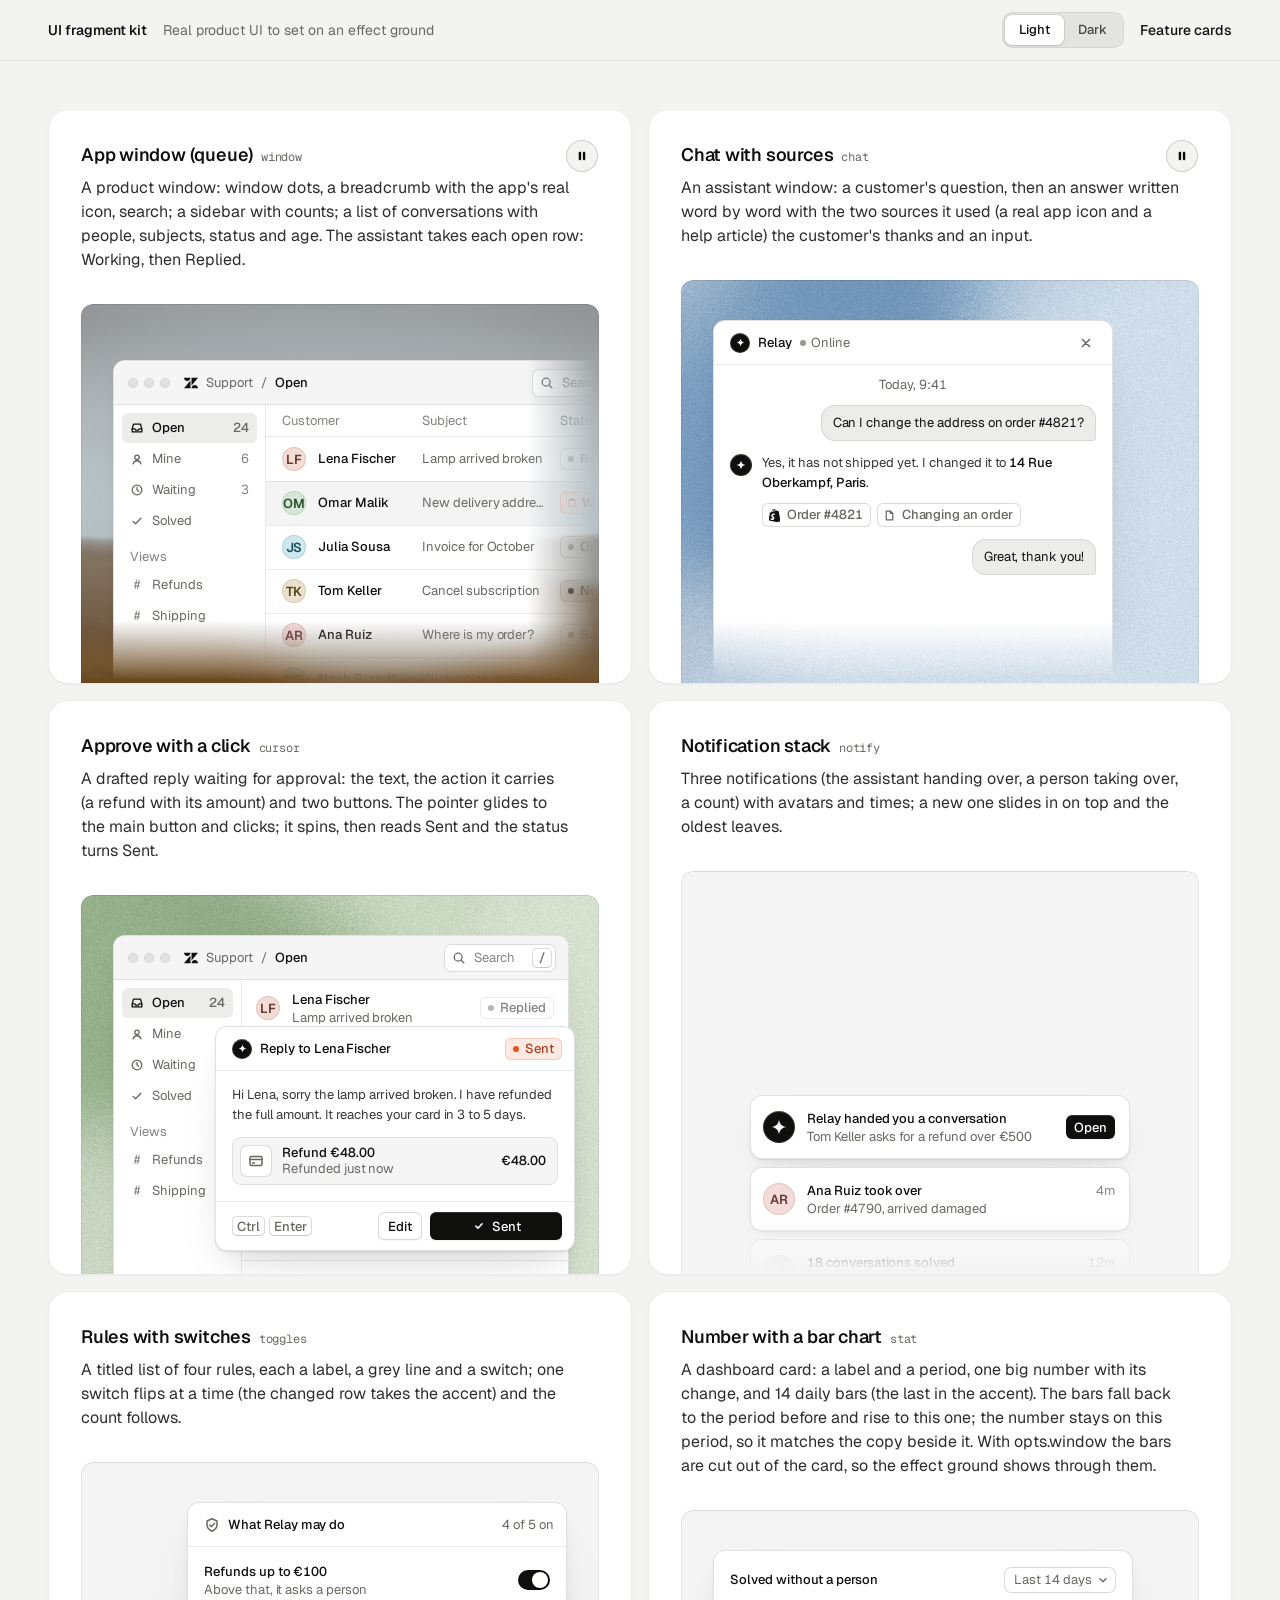
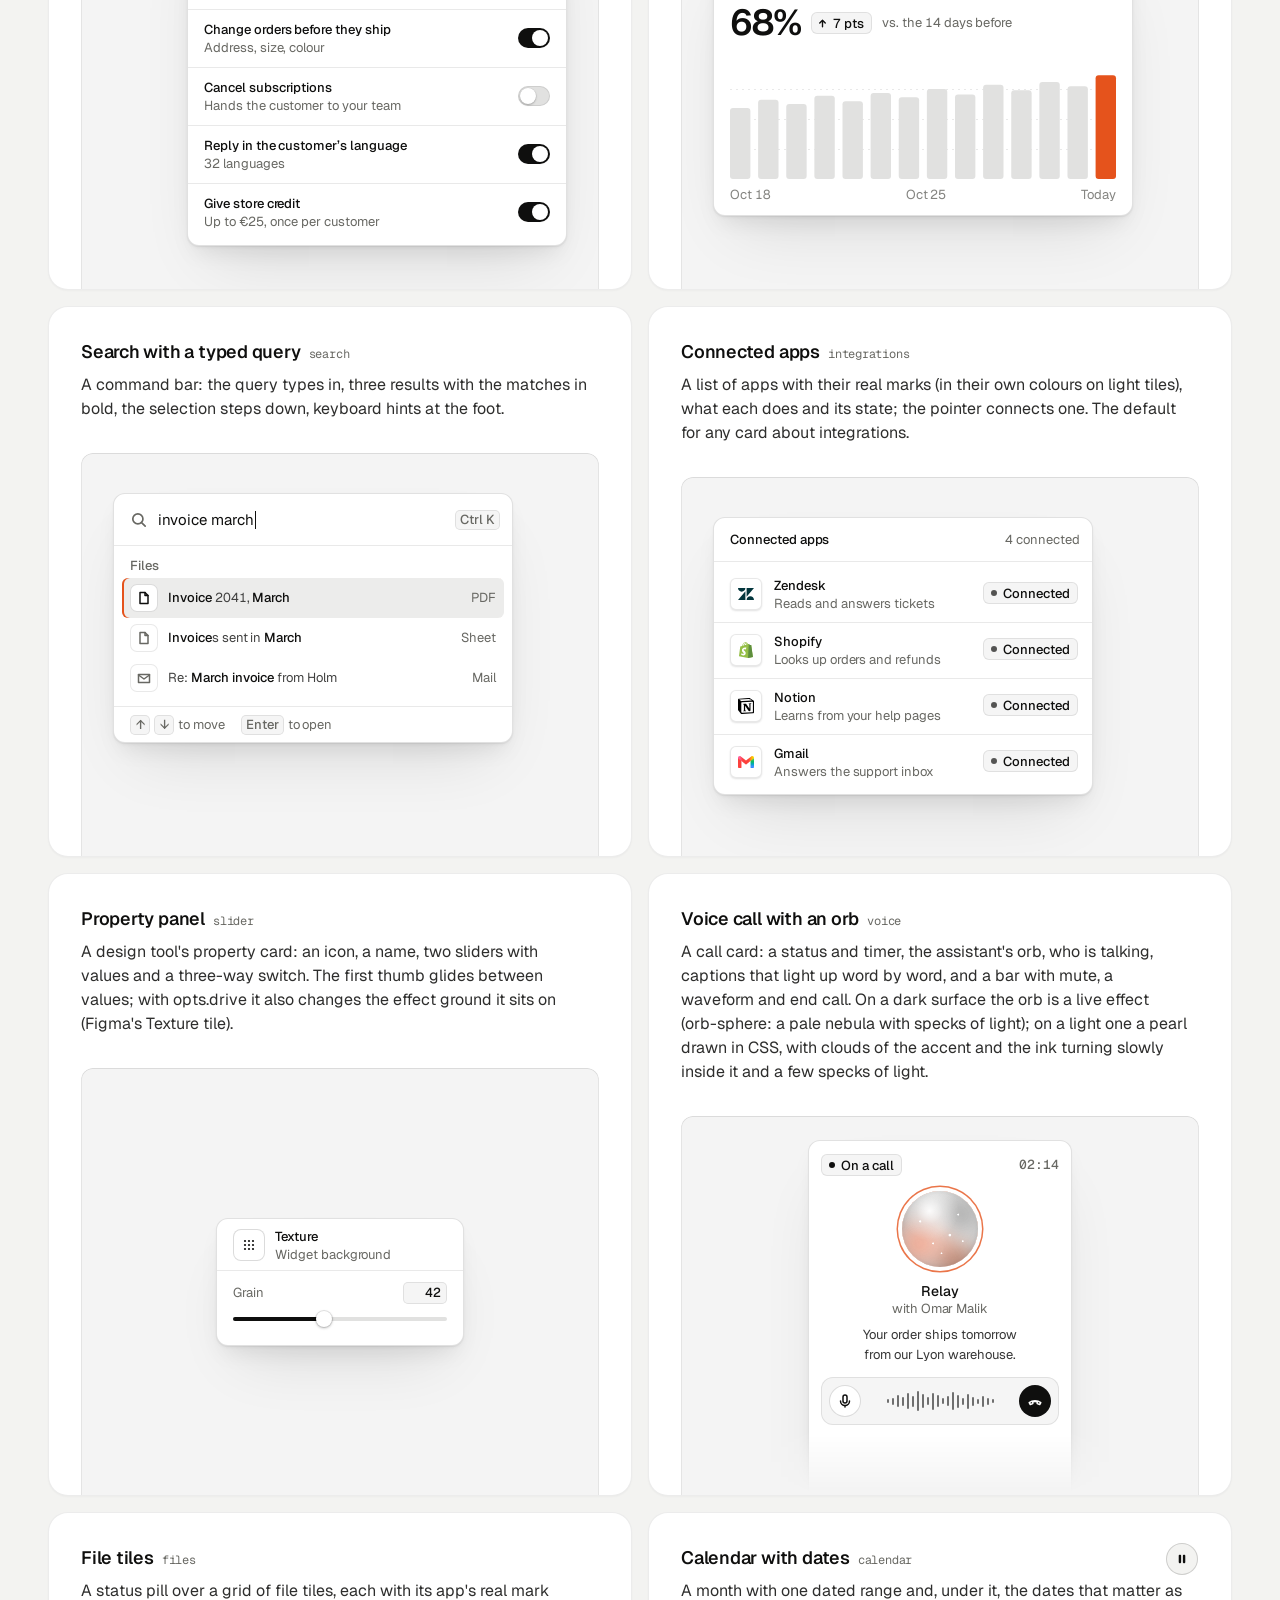
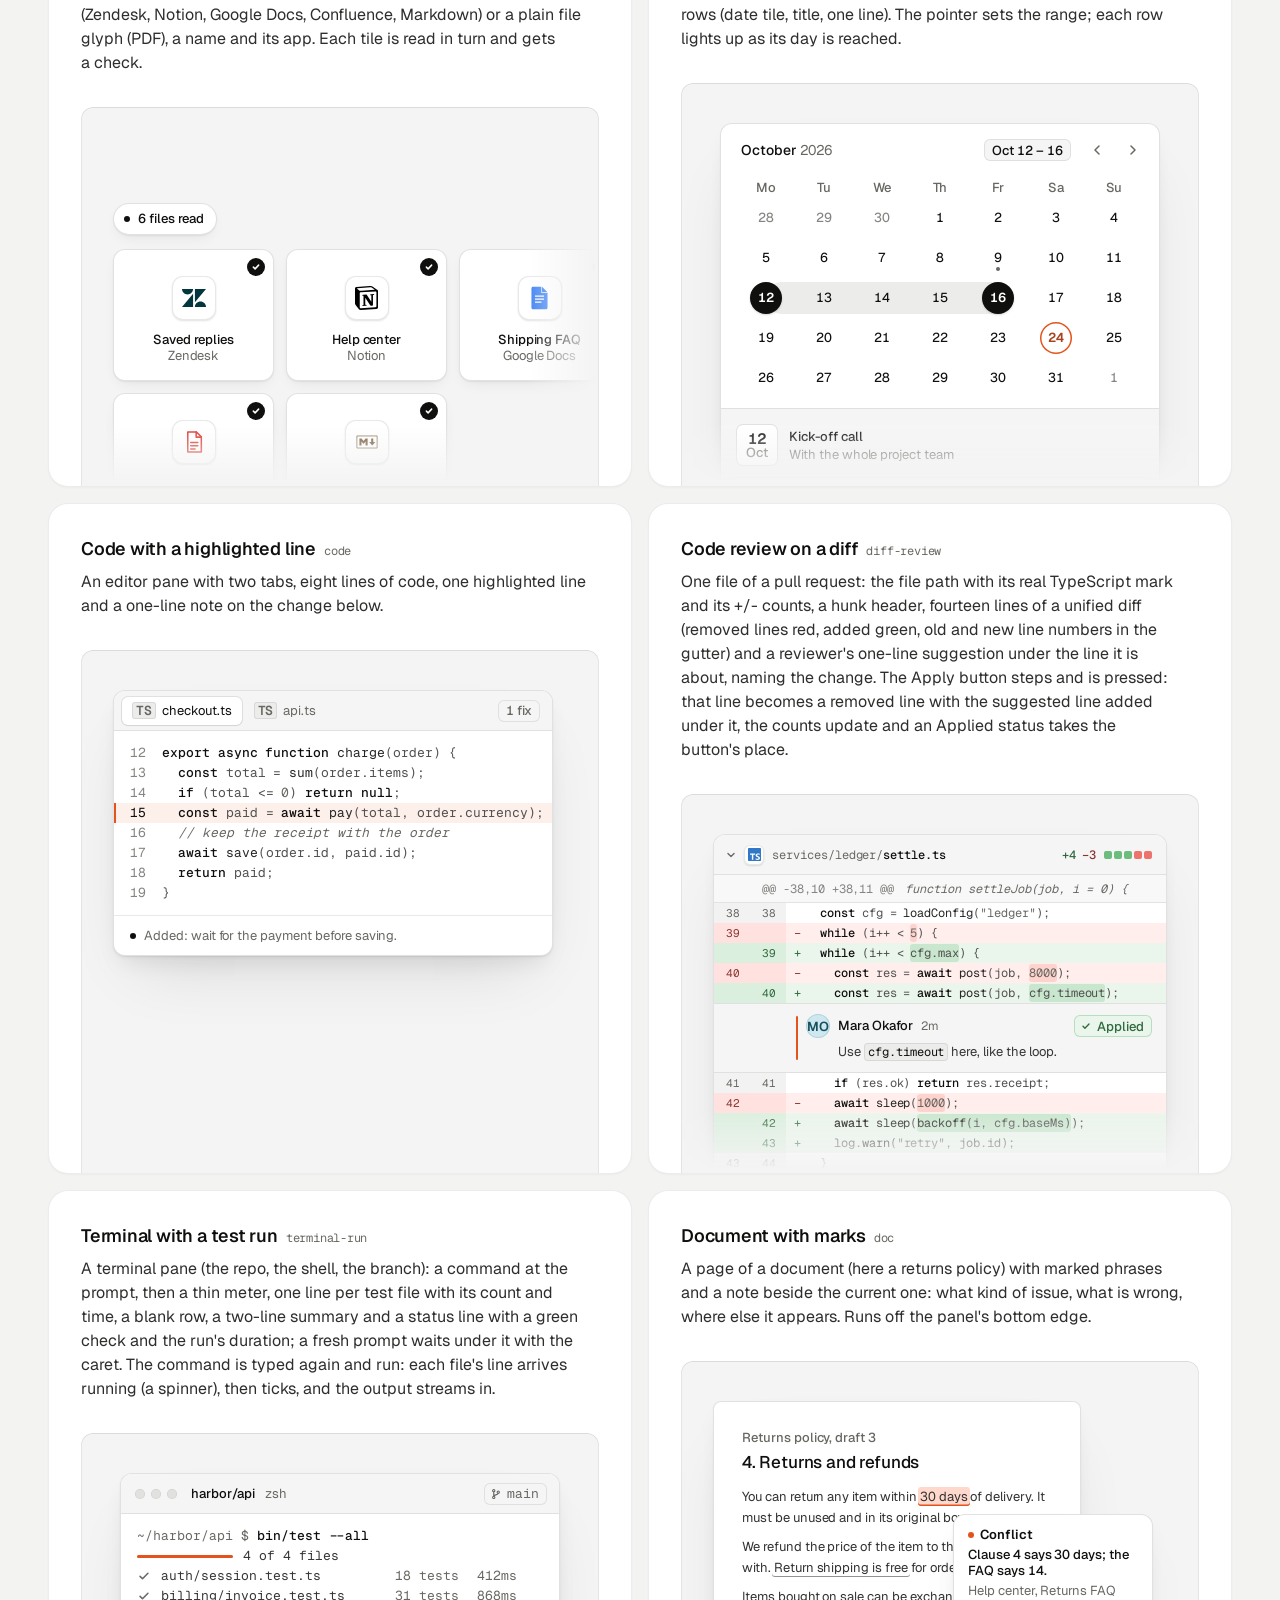
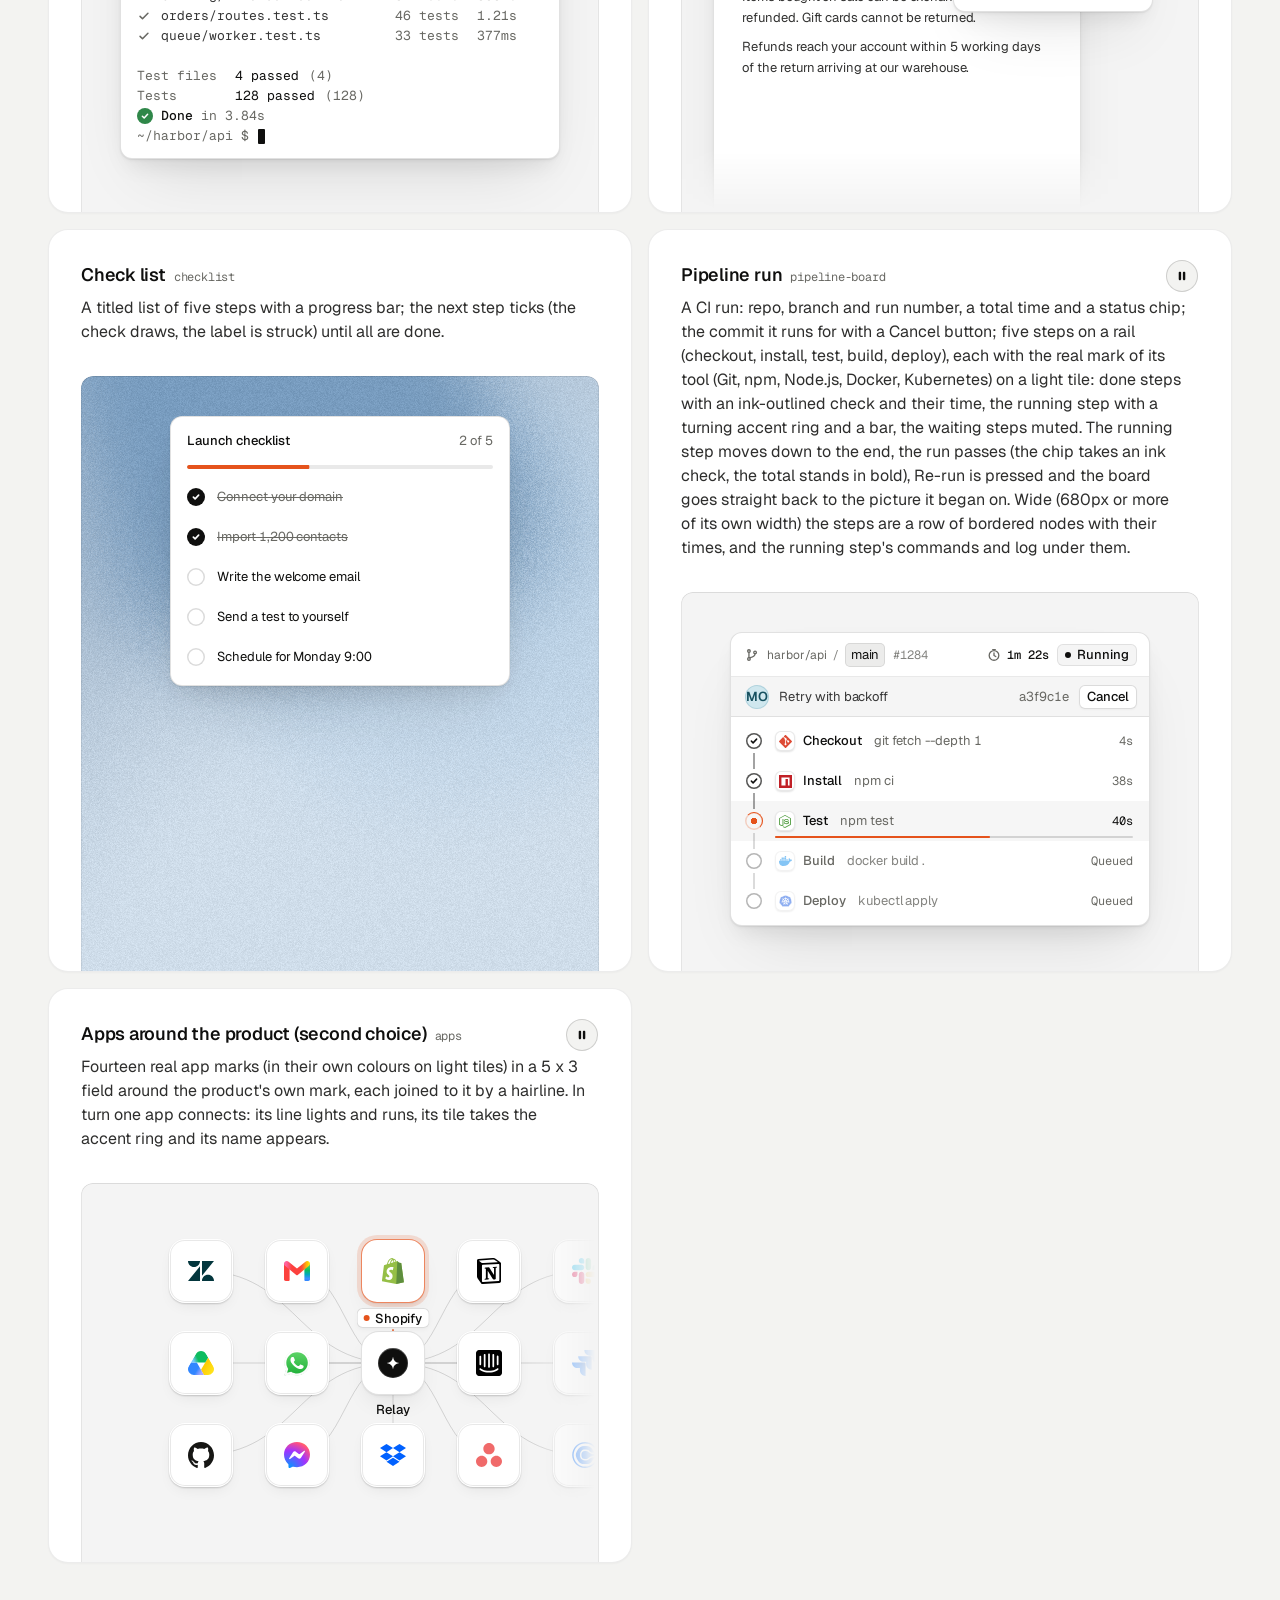
<file: site/assets/ui/index.html>
<!doctype html>
<html lang="en" data-theme="light">
<head>
<script>window.__tpGlMax = 16;   /* a gallery shows many live effects at once; a page of a site keeps the default 4 (fx.js) */</script>
<meta charset="utf-8">
<meta name="viewport" content="width=device-width, initial-scale=1">
<title>UI fragment kit</title>
<meta name="description" content="Nineteen pieces of real product UI from the taste-skill kit, each on an effect ground in a feature card.">
<link rel="preconnect" href="https://fonts.googleapis.com">
<link rel="preconnect" href="https://fonts.gstatic.com" crossorigin>
<link href="https://fonts.googleapis.com/css2?family=Geist:wght@300..700&family=Geist+Mono:wght@400;500&display=swap" rel="stylesheet">
<link rel="stylesheet" href="base.css">
<link rel="stylesheet" href="cards.css">
<style>
  :root { --font-text: "Geist", system-ui, sans-serif; --font-display: "Geist", system-ui, sans-serif; --font-mono: "Geist Mono", ui-monospace, monospace; }
  [data-theme="light"] { --bg: #f3f3f1; --card: #ffffff; --ink: #0f0f0e; --muted: #686863; --accent: #e5531c; --accent-ink: #ffffff; --g-bg: #e9e8e4; --g-surface: #f6f5f2; --frag: #ffffff; --warm: #c9a679; }
  [data-theme="dark"] { --bg: #070708; --card: #151517; --ink: #f2f2ef; --muted: #8f9094; --accent: #ff7a3c; --accent-ink: #120c08; --g-bg: #0e0e10; --g-surface: #1b1c1f; --frag: #1c1d20; --warm: #9c9689; }
  * { box-sizing: border-box; }
  html, body { margin: 0; }
  body { font-family: var(--font-text); background: var(--bg); color: var(--ink); -webkit-font-smoothing: antialiased; }
  .panel { --fx-bg: var(--g-bg); --fx-surface: var(--g-surface); --fx-ink: var(--ink); --fx-muted: var(--muted); --fx-accent: var(--hue, var(--warm)); --fx-accent-ink: var(--accent-ink); --calm: var(--g-bg); --p-h: 380px; }
  .top { position: sticky; top: 0; z-index: 20; background: color-mix(in oklab, var(--bg) 86%, transparent); backdrop-filter: blur(14px); -webkit-backdrop-filter: blur(14px); border-bottom: 1px solid color-mix(in oklab, var(--ink) 8%, transparent); }
  .top__in { max-width: 1232px; margin: 0 auto; padding: 0 24px; height: 60px; display: flex; align-items: center; gap: 16px; font-size: 14px; line-height: 20px; }
  .top__in strong { font-weight: 560; }
  .top__in > span { color: var(--muted); }
  .sp { flex: 1; }
  .seg { display: inline-flex; padding: 3px; border-radius: 10px; background: color-mix(in oklab, var(--ink) 6%, var(--bg)); box-shadow: inset 0 0 0 1px color-mix(in oklab, var(--ink) 6%, transparent); }
  .seg button { font: inherit; font-size: 13px; font-weight: 500; border: 0; background: none; color: color-mix(in oklab, var(--ink) 72%, var(--bg)); height: 30px; padding: 0 14px; border-radius: 7px; cursor: pointer; }
  .seg button[aria-pressed="true"] { background: var(--card); color: var(--ink); box-shadow: 0 0 0 1px color-mix(in oklab, var(--ink) 8%, transparent), 0 1px 2px rgb(0 0 0 / .1); }
  .top__in a { color: var(--ink); text-decoration: none; font-weight: 500; }
  main { max-width: 1232px; margin: 0 auto; padding: 48px 24px 96px; }
  .grid { display: grid; grid-template-columns: repeat(2, minmax(0, 1fr)); gap: 16px; }
  .card > h3 code { font: 400 12px/16px var(--font-mono); color: var(--muted); margin-left: 8px; }
  @media (max-width: 860px) { .grid { grid-template-columns: minmax(0, 1fr); } }
  @media (max-width: 600px) { main { padding: 24px 16px 64px; } .top__in { padding: 0 16px; } .top__in > span { display: none; } .panel { --p-h: 340px; } }
</style>
</head>
<body>
<header class="top">
  <div class="top__in">
    <strong>UI fragment kit</strong><span>Real product UI to set on an effect ground</span>
    <span class="sp"></span>
    <div class="seg" role="group" aria-label="Theme"><button type="button" data-mode="light" aria-pressed="true">Light</button><button type="button" data-mode="dark" aria-pressed="false">Dark</button></div>
    <a href="cards.html">Feature cards</a>
  </div>
</header>
<main><div class="grid" id="grid"></div></main>

<script type="module">
  import fx from '../effects/fx.js';
  import ui from './ui.js';
  const index = await fetch('index.json').then(r => r.json());
  // where each one sits, as its meta.json says: anchored at a corner or rising from the bottom and cut by
  // the panel's edge, or whole with 24px or more of ground round it; a fade only where an edge cuts it.
  // Only the compact slider sits in the calm middle (Figma's Texture tile); the cursor dialog is shown
  // where it belongs, over the lower-right edge of a window. [class, fade, style, opts]
  const PLACE = {
    window: ['at-corner', 'stage--fade-br', '--ay:56px'],
    chat: ['at-rise to-edge', 'stage--fade-b'],
    cursor: ['at-over', '', '--bx:24px;--by:24px'],
    notify: ['at-rise fit', 'stage--fade-b', '--ay:calc(100% - 180px);--ay-sm:calc(100% - 180px);--fit-max:380px'],
    toggles: ['at-right', ''],
    stat: ['at-corner', ''],
    search: ['at-corner', ''],
    integrations: ['at-corner', ''],
    slider: ['at-center', '', '', '{"compact":true,"drive":{"param":"grain","min":0.15,"max":0.95}}'],
    voice: ['at-rise to-edge fit', 'stage--fade-b', '--ax:max(24px, 50% - 132px);--ay:24px;--fit-max:264px'],
    files: ['at-corner wide', 'stage--fade-br', '--w:680px;--ay:96px'],
    calendar: ['at-rise fit', 'stage--fade-b', '--fit-max:440px'],
    code: ['at-corner', ''],
    'diff-review': ['at-corner fit', 'stage--fade-b', '--fit-max:480px'],
    'terminal-run': ['at-rise fit', '', '--fit-max:440px'],
    'pipeline-board': ['at-rise fit', '', '--fit-max:420px'],
    doc: ['at-corner to-edge', 'stage--fade-b'],
    checklist: ['at-rise fit', '', '--fit-max:340px'],
    apps: ['at-corner wide', 'stage--fade-br', '--w:560px;--ay:48px'],
  };
  // grounds behind UI are soft lit fields (never a line or dot pattern), on both themes: the bright
  // picture behind dark UI on the dark page, a clear step darker than white UI on the light page
  // the painting stays abstract (a mist over warm sand, level, fully soft) and shows once on the page
  const PAINT = ['painterly-landscape', { blur: 1, brush: 0.35, slope: 0, hillY: 0.3, horizon: 0.62, calm: 0.2, calmX: 0.6, calmY: 0.8, drift: 0, side: 1 }, '{"bg":"#a3b0b6","accent":"#c49a6c"}'];
  const GRAIN = ['grain-gradient', { speed: 0, grainMotion: 0, calm: 0.2, calmX: 0.5, calmY: 0.6, tint: 0.6, contrast: 0.6 }, '{"bg":"#d9ccb7","surface":"#e9e0d2","ink":"#2a2622","muted":"#6f675c","accent":"#a8794a"}'];
  const SKY = [GRAIN[0], GRAIN[1], '{"bg":"#c6d3df","surface":"#d6e0e9","ink":"#25303a","muted":"#5d6873","accent":"#3f6a92"}'];
  const SAGE = [GRAIN[0], GRAIN[1], '{"bg":"#cdd6c6","surface":"#dce3d6","ink":"#262d24","muted":"#5f6a5a","accent":"#6c8e63"}'];
  const GROUND = (m, i) => (m.name === 'slider' ? GRAIN : i === 0 ? PAINT : [GRAIN, SKY, SAGE][i % 3]);
  const q = new URLSearchParams(location.search);
  const grid = document.getElementById('grid');
  grid.innerHTML = index.fragments.map((m, i) => {
    const [at, fade, extra = '', opts = ''] = PLACE[m.name] || ['at-corner', 'stage--fade-br'];
    const [id, params, pal] = GROUND(m, i);
    const w = at === 'at-center' ? '' : ` style="--ax:32px;--ay:40px;${extra}"`;
    const o = opts ? ` data-ui-opts='${opts}'` : '';
    // the cursor is a dialog over a window's edge: the window under it holds still
    const under = m.name === 'cursor' ? `<div class="at-corner" style="--ax:32px;--ay:40px" data-ui-load="window" data-ui-opts='{"compact":true}' data-ui-still></div>` : '';
    return `<article class="card card--row"><h3>${m.title}<code>${m.name}</code></h3><p>${m.shows}</p>
      <div class="panel" data-fx="${id}" data-fx-seed="${(i + 1) * 17}" data-fx-params='${JSON.stringify(params)}' data-fx-palette='${pal}' style="--calm-k:0%">
        <div class="stage ${fade}">${under}<div class="${at}"${w}${o} data-ui-load="${m.name}"></div></div></div></article>`;
  }).join('');
  function setMode(mode) {
    document.documentElement.dataset.theme = mode;
    document.querySelectorAll('.seg button').forEach(b => b.setAttribute('aria-pressed', String(b.dataset.mode === mode)));
  }
  setMode(q.get('mode') === 'dark' ? 'dark' : 'light');
  if (q.has('t')) fx.setClock(+q.get('t'));
  // each ground is drawn once near the screen and kept as a picture (its WebGL context freed), so nineteen
  // panels need one or two contexts, not nineteen
  await Promise.all([ui.loadAll(grid), ui.grounds(grid, fx)]);
  document.documentElement.dataset.ready = '1';
  document.querySelectorAll('.seg button').forEach(b => b.addEventListener('click', async () => {
    setMode(b.dataset.mode);
    for (const el of grid.querySelectorAll('[data-ui]')) el.__ui?.repaint?.();
    await ui.grounds(grid, fx);
  }));
</script>
</body>
</html>
</file>
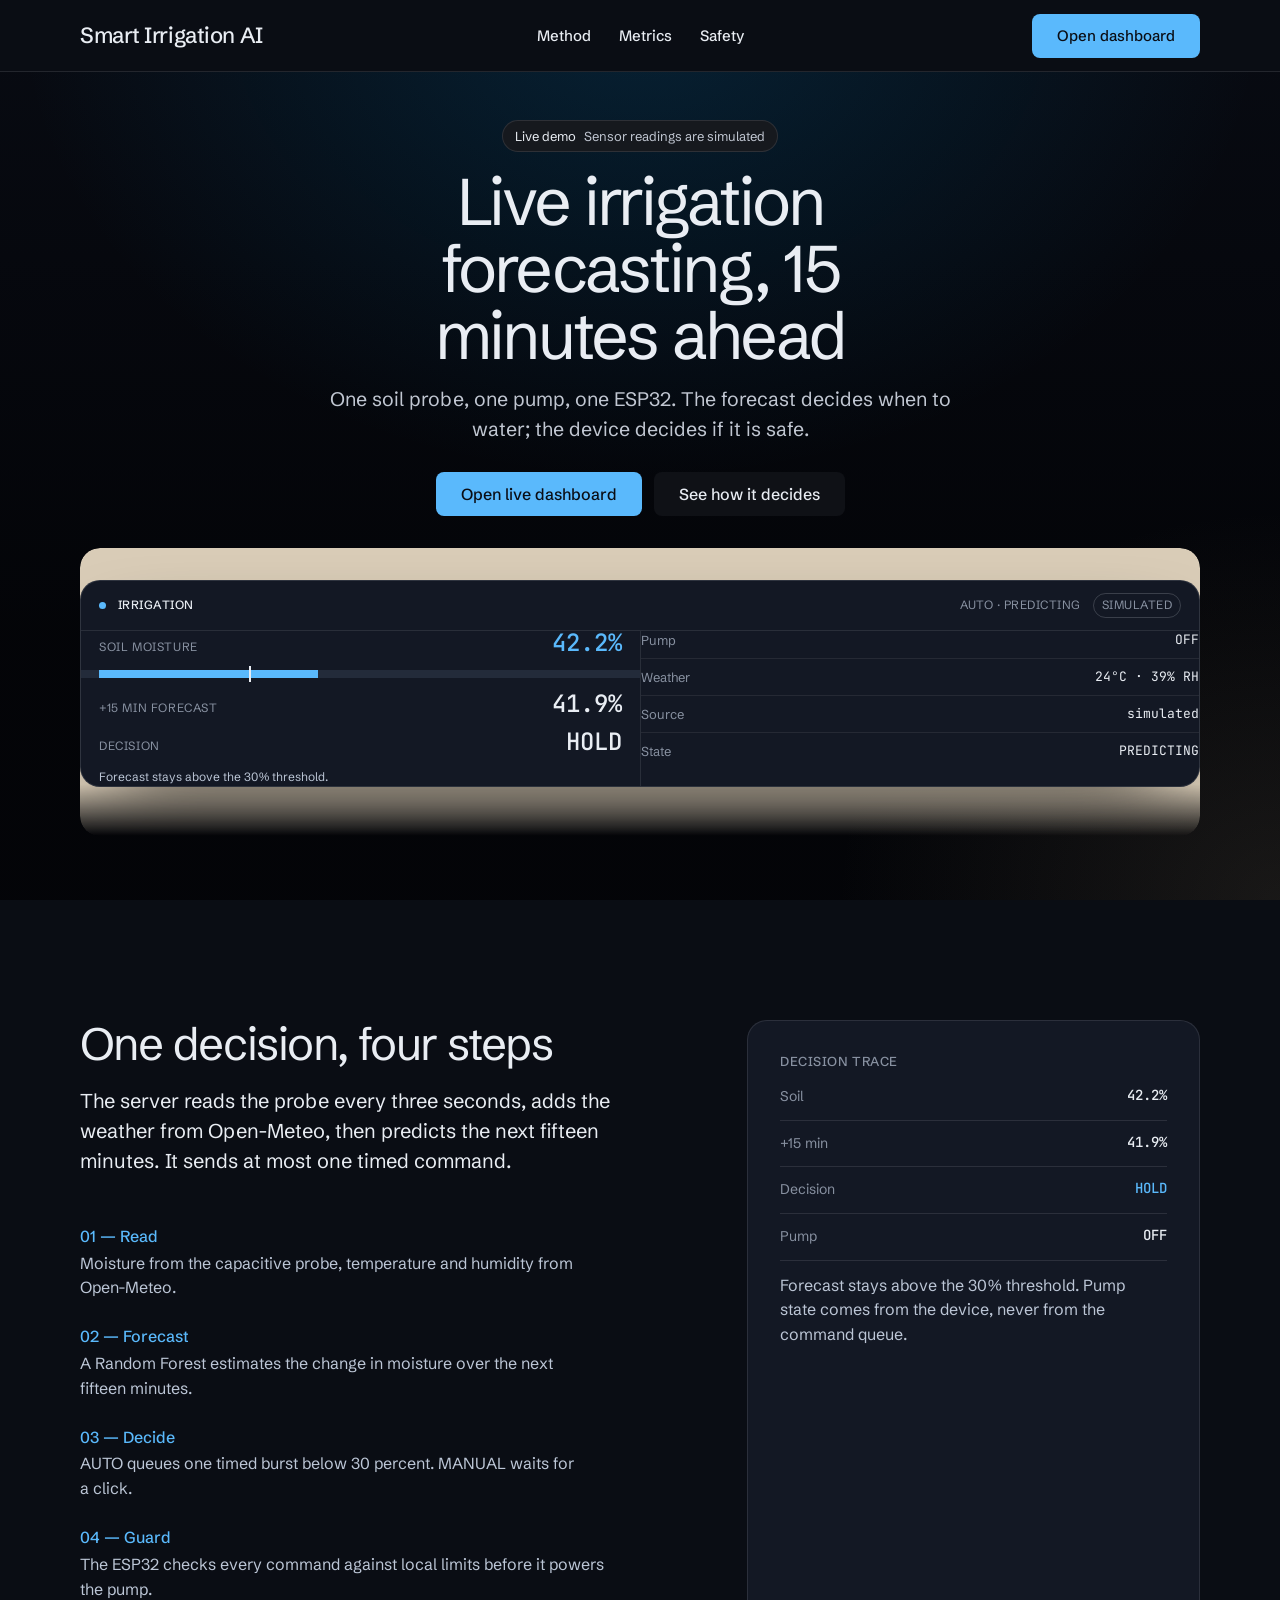
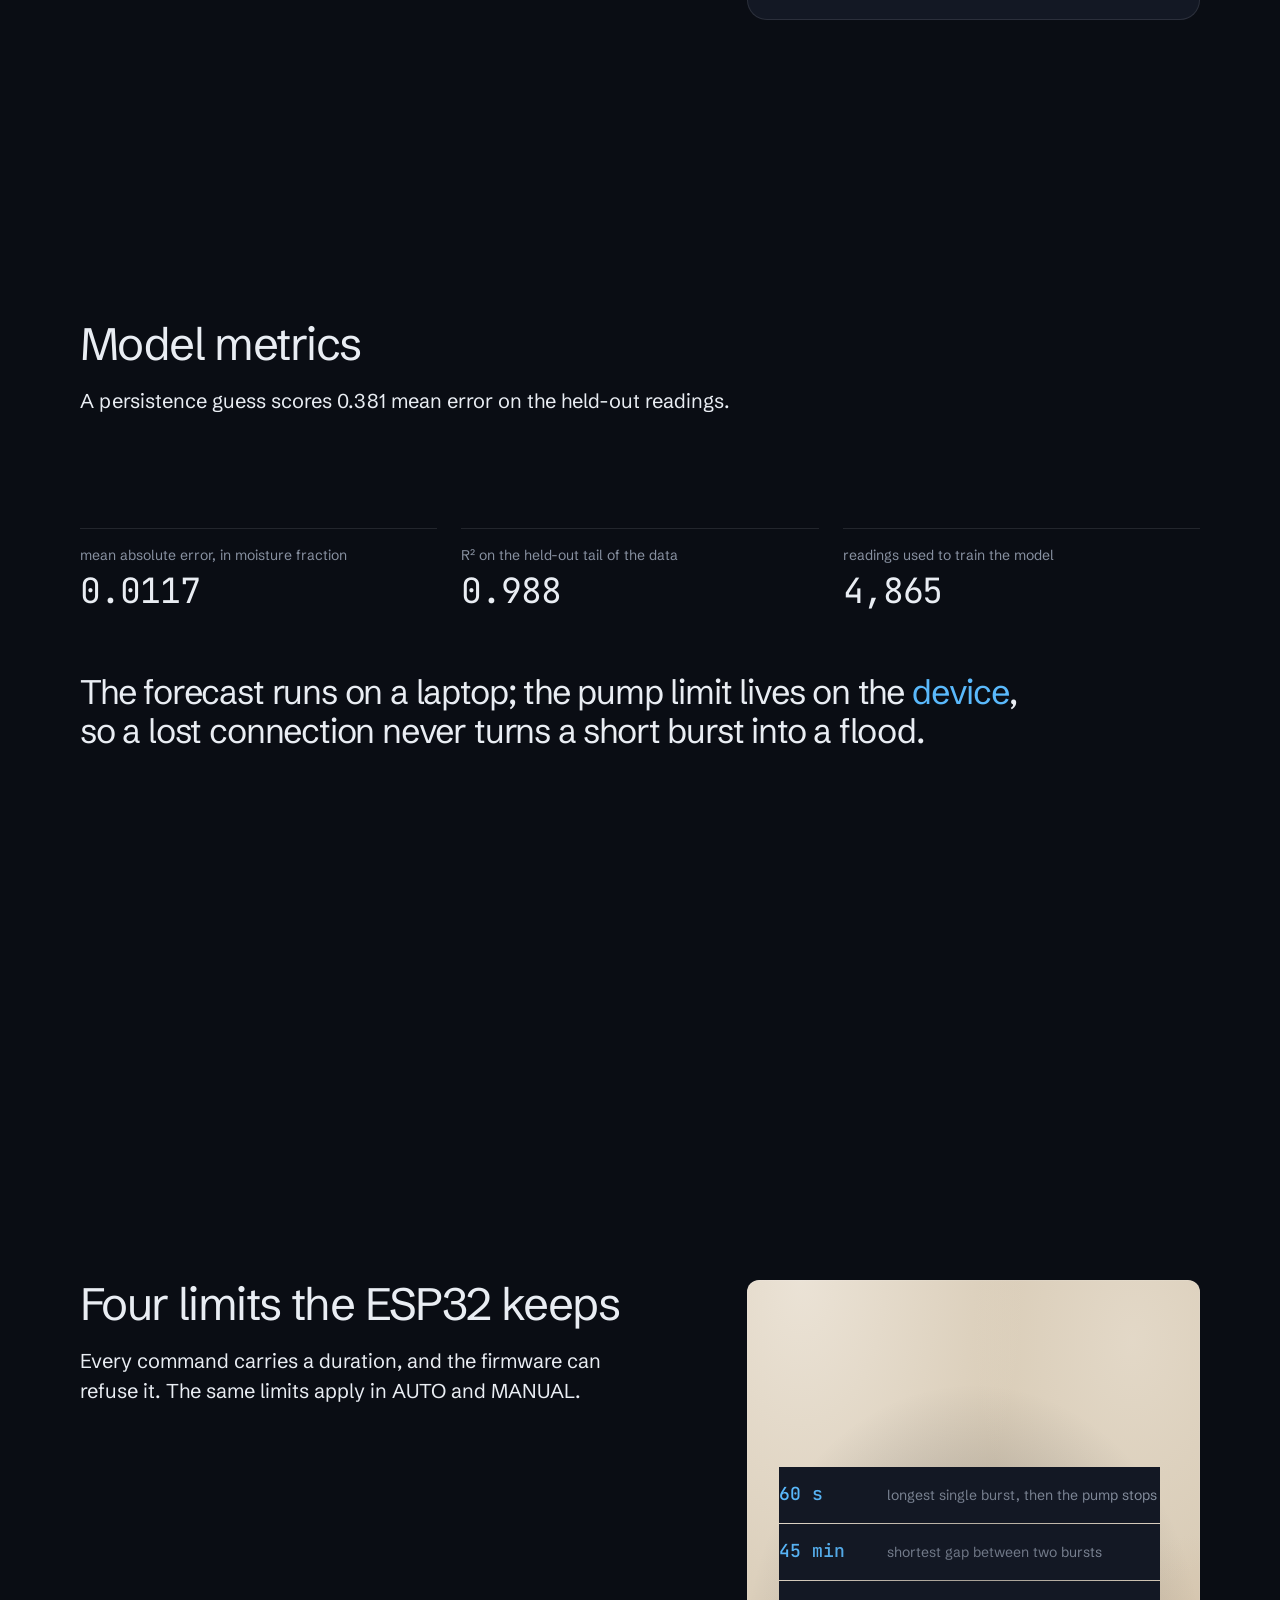
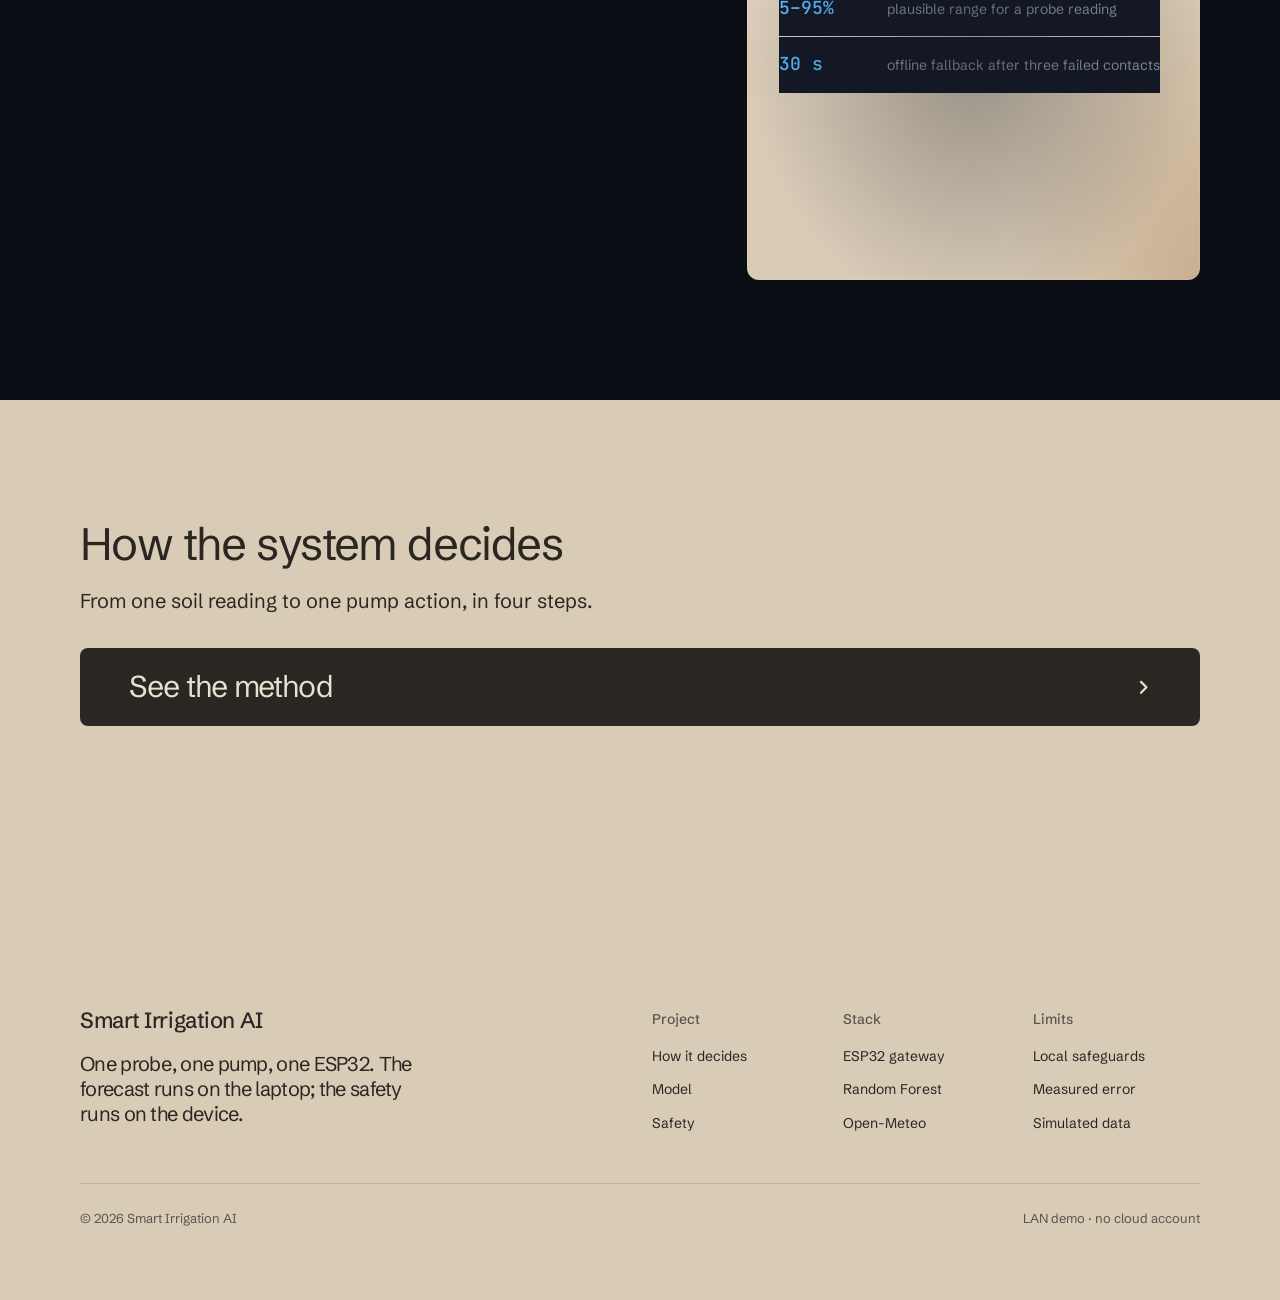
<file: site/demo.html>
<!doctype html>
<!-- standalone variant: dashboard links use a full localhost URL, so they work even when this folder is served as the web root (VS Code Live Server, python -m http.server, file://).
     type: software
     deal: hero centred, nav-centre, close-type, footer-statement, surface-pairs, tonal buttons, wordmark;
     grounds deep on the hero and topglow over the nav and hero; effect none (no shader for this build);
     moment word-highlight in the proof statement. Palette blue-black-cornflower: a near-black ground and
     a blue accent suit an AI tool and keep the live readout, not the page, the brightest thing on screen. -->
<html lang="en" data-type="software" data-radius="soft" data-ground="sand" data-buttons="tonal" data-motion>
<head>
<meta charset="utf-8">
<meta name="viewport" content="width=device-width, initial-scale=1, viewport-fit=cover">
<title>Smart Irrigation AI: live irrigation forecasting for one probe and one pump</title>
<meta name="description" content="A Random Forest forecasts soil moisture fifteen minutes ahead from one probe and the weather. The live dashboard shows every decision, and the ESP32 enforces the pump limits locally.">
<meta property="og:type" content="website">
<meta property="og:title" content="Smart Irrigation AI: live irrigation forecasting for one probe and one pump">
<meta property="og:description" content="One soil probe, one pump, one ESP32. See the forecast and the pump decision update live.">
<meta name="twitter:card" content="summary_large_image">
<link rel="icon" href="favicon.svg" type="image/svg+xml">
<meta name="theme-color" content="#0a0d14">
<!-- <link rel="canonical" href="https://the-client-domain.example/"> -->
<meta name="site-kind" content="software">
<meta name="page-type" content="software">
<link rel="preconnect" href="https://fonts.googleapis.com">
<link rel="preconnect" href="https://fonts.gstatic.com" crossorigin>
<link href="https://fonts.googleapis.com/css2?family=Schibsted+Grotesk:wght@400..700&family=JetBrains+Mono:wght@400..500&display=swap" rel="stylesheet">
<link rel="stylesheet" href="assets/system.css">
<link rel="stylesheet" href="assets/ui/cards.css">
<link rel="stylesheet" href="assets/motion/motion.css">
<link rel="stylesheet" href="assets/backgrounds/backgrounds.css">
<link rel="stylesheet" href="assets/layout/layout.css">
<link rel="stylesheet" href="assets/icons/icon.css">
<style>
:root {
  --p-bg: #0a0d14; --p-surface: #131824; --p-ink: #e9edf3; --p-muted: #8891a1;
  --p-accent: #5ab9fc; --p-accent-ink: #0a0d14; --p-action: #5ab9fc; --p-action-ink: #0a0d14;
  --p-inv-bg: #e9edf3; --p-inv-surface: #d7dbe1; --p-inv-ink: #0a0d14; --p-inv-muted: #54575f;
  --p-inv-accent: #0a0d14; --p-inv-accent-ink: #e9edf3; --p-inv-action: #0a0d14; --p-inv-action-ink: #e9edf3;
  --font-display: "Schibsted Grotesk", system-ui, sans-serif;
  --font-text: "Schibsted Grotesk", system-ui, sans-serif;
  --font-mono: "JetBrains Mono", ui-monospace, "SFMono-Regular", Menlo, Consolas, monospace;
  --display-weight: 400;
  --display-tracking: -0.035em;
  --display-tracking-xl: -0.042em;
  --ly-scale: 0.98;
}
</style>
<script>document.documentElement.classList.add('m-enter');setTimeout(()=>document.documentElement.classList.add('m-enter-done'),700)</script>
<script src="assets/backgrounds/backgrounds.js"></script>
<script>document.documentElement.classList.add('mo-js');setTimeout(()=>document.documentElement.classList.add('mo-safe'),2500)</script>
<link rel="modulepreload" href="assets/moments/moments.js">
<link rel="modulepreload" href="assets/moments/lib.js">
<link rel="modulepreload" href="assets/moments/word-highlight/moment.js">
<link rel="stylesheet" href="assets/moments/word-highlight/moment.css">
<style>
  /* the live readout window: the dashboard's own five readouts, not a generic mock */
  .live-window { width: min(880px, calc(100% - 2 * var(--s-6))); background: #131824;
    border: 1px solid rgb(233 237 243 / .13); border-radius: var(--r-lg); overflow: hidden;
    box-shadow: 0 30px 80px -40px rgb(0 0 0 / .9); font: 400 14px/1.4 var(--font-text); }
  .live-window__bar { display: flex; align-items: center; gap: var(--s-3); padding: 12px 18px;
    border-bottom: 1px solid rgb(233 237 243 / .1); color: var(--p-muted); font-size: 12px; letter-spacing: .04em; }
  .live-window__bar i { width: 7px; height: 7px; border-radius: 50%; background: var(--p-accent); }
  .live-window__bar b { color: var(--p-ink); font-weight: 500; }
  .live-window__bar .sp { flex: 1; }
  .live-window__tag { padding: 3px 8px; border: 1px solid rgb(233 237 243 / .18); border-radius: 99px; }
  .hero--centred .hero__window > .live-window { width: 100%; }
  .live-window__body { display: grid; grid-template-columns: minmax(0, 1fr) minmax(0, 1fr); gap: 1px;
    background: rgb(233 237 243 / .1); }
  .live-window__main, .live-window__side { background: #131824; padding: 0; }
  .live-window__main > *, .live-window__side > * { padding-inline: 18px; }
  .live-window__main { display: grid; gap: 14px; align-content: start; }
  .readout { display: flex; align-items: baseline; justify-content: space-between; gap: var(--s-3); }
  .readout span { color: var(--p-muted); font-size: 12px; letter-spacing: .05em; text-transform: uppercase; }
  .readout b { font: 500 24px/1 var(--font-mono); color: var(--p-ink); font-variant-numeric: tabular-nums; }
  .readout b.hi { color: var(--p-accent); }
  .gauge { height: 8px; background: #232b3a; position: relative; }
  .gauge i { display: block; height: 100%; width: 42%; background: var(--p-accent); }
  .gauge em { position: absolute; left: 30%; top: -4px; width: 2px; height: 16px; background: var(--p-ink); }
  .live-window__note { color: #bcc6d6; font-size: 12px; }
  .hero__c .btn--secondary { background: #202a3a; border: 1px solid rgb(233 237 243 / .28); }
  .statement-line { margin: var(--s-8) 0 0; font-size: 34px; }

  .live-window__side { display: grid; gap: 0; align-content: start; }
  .live-window__side div { display: flex; justify-content: space-between; gap: var(--s-3); padding: 9px 0;
    border-bottom: 1px solid rgb(233 237 243 / .08); font-size: 13px; }
  .live-window__side div:first-child { padding-top: 0; }
  .live-window__side div:last-child { border-bottom: 0; }
  .live-window__side dt { color: var(--p-muted); }
  .live-window__side dd { margin: 0; font-family: var(--font-mono); color: var(--p-ink); }
  .step-list { list-style: none; margin: var(--s-6) 0 0; padding: 0; display: grid; gap: var(--s-5); }
  .step-list b { display: block; font-weight: 500; color: var(--p-accent); }
  .step-list p { color: #bcc6d6; font-size: 16px; margin-top: 2px; }
  .trace { border: 1px solid var(--line); border-radius: var(--r-lg); background: var(--surface); padding: var(--s-6); min-height: 600px; }
  .trace h3 { margin: 0 0 var(--s-4); font: 500 13px/1.3 var(--font-text); color: var(--muted); letter-spacing: .04em; text-transform: uppercase; }
  .trace dl { display: grid; gap: var(--s-3); }
  .trace dl div { display: flex; justify-content: space-between; gap: var(--s-3); padding-bottom: var(--s-3);
    border-bottom: 1px solid var(--line); }
  .trace dl div:last-child { border: 0; padding-bottom: 0; }
  .trace dt { color: var(--muted); font-size: var(--t-small); }
  .trace dd { margin: 0; font: 500 14px/1.4 var(--font-mono); color: var(--ink); text-align: right; }
  .trace dd.ok { color: var(--p-accent); }
  .trace .why { grid-column: 1 / -1; color: #bcc6d6; font-size: 16px; }
  .stats { display: grid; grid-template-columns: repeat(3, minmax(0, 1fr)); column-gap: var(--gutter); row-gap: var(--s-6); margin-top: var(--s-8); }
  .stat { border-top: 1px solid var(--line); padding-top: var(--s-4); display: grid; gap: var(--s-2); }
  .stat .t-stat { font-family: var(--font-mono); letter-spacing: -.03em; }
  .stat p:last-child { color: var(--muted); font-size: var(--t-small); }
  .limit-panel { padding: var(--s-5) var(--s-6); min-height: 600px; display: flex; align-items: center; }
  footer.closing > .wrap > * { min-width: 0; }
  .btn--wide { max-width: 100%; }
  @media (min-width: 1280px) {
    #safety { padding-top: 180px; }
  }
  .limit-list { margin: 0; padding: 0; list-style: none; display: grid; gap: 1px; background: var(--line); }
  .limit-list li { display: grid; grid-template-columns: 92px minmax(0, 1fr); gap: var(--s-4); align-items: baseline;
    background: var(--surface); padding: var(--s-4) 0; }
  .limit-list b { font: 500 18px/1.2 var(--font-mono); color: var(--p-accent); }
  .limit-list span { color: var(--muted); font-size: var(--t-small); }
  @media (max-width: 639px) {
    .live-window { width: calc(100% - 2 * var(--s-4)); }
    .live-window__bar .sp ~ .live-window__tag { display: none; }
    .live-window__body { grid-template-columns: 1fr; }
    .live-window__side { display: none; }
    .stats { grid-template-columns: 1fr; gap: var(--s-4); }
    .limit-list li { grid-template-columns: 76px minmax(0, 1fr); }
  }
  @media (max-width: 1279px) {
    .trace { min-height: 0; }
    .limit-panel { min-height: 0; display: block; }
  }
  @media (min-width: 640px) and (max-width: 1023px) {
    .closing__links .footer__col { grid-column: auto / span 4; }
  }
  @media (max-width: 640px) {
    .nav:not(.is-open) .nav__actions { display: none; }
    .nav:not(.is-open) .nav__actions + .nav__toggle { margin-left: auto; }
    .hero__c .pill { width: 100%; justify-content: center; }
  }
</style>
</head>
<body>
<!-- NAV: nav-centre, wordmark, tonal buttons -->
<header class="nav nav--centre">
  <div class="wrap nav__bar">
    <a class="skip-link" href="#top">Skip to content</a>
    <a class="nav__logo" href="#top">Smart Irrigation AI</a>
    <nav class="nav__links" aria-label="Main">
      <div class="nav__item"><a class="nav__link" href="#how">Method</a></div>
      <div class="nav__item"><a class="nav__link" href="#proof">Metrics</a></div>
      <div class="nav__item"><a class="nav__link" href="#safety">Safety</a></div>
    </nav>
    <div class="nav__actions"><a class="btn btn--primary" href="http://localhost:8001/dashboard">Open dashboard</a></div>
    <button class="nav__toggle" type="button" aria-expanded="false" aria-label="Menu"><svg width="18" height="18" viewBox="0 0 18 18" aria-hidden="true"><path d="M2 5h14M2 13h14" stroke="currentColor" stroke-width="1.6" stroke-linecap="round"/></svg></button>
  </div>
</header>

<main id="top" class="bg-topglow">
  <section class="hero hero--centred bg-deep" data-enter aria-labelledby="hero-h">
    <div class="wrap"><div class="hero-text">
      <div class="hero__c">
        <a class="pill" href="#safety"><span>Live demo</span><span class="muted">Sensor readings are simulated</span></a>
        <h1 id="hero-h">Live irrigation forecasting, 15 minutes ahead</h1>
        <p class="hero__lead">One soil probe, one pump, one ESP32. The forecast decides when to water; the device decides if it is safe.</p>
        <div class="btn-row"><a class="btn btn--primary" href="http://localhost:8001/dashboard">Open live dashboard</a><a class="btn btn--secondary" href="#how">See how it decides</a></div>
      </div>
      <div class="hero__window" data-visual role="img" aria-label="Live readout: soil moisture 42.2 percent, fifteen-minute forecast 41.9 percent, decision hold, pump off, device online, source simulated">
        <div class="live-window ly-piece" aria-hidden="true">
          <div class="live-window__bar"><i></i><b>IRRIGATION</b><span class="sp"></span><span>AUTO · PREDICTING</span><span class="live-window__tag">SIMULATED</span></div>
          <div class="live-window__body">
            <div class="live-window__main">
              <div class="readout"><span>Soil moisture</span><b class="hi">42.2%</b></div>
              <div class="gauge"><i></i><em></em></div>
              <div class="readout"><span>+15 min forecast</span><b>41.9%</b></div>
              <div class="readout"><span>Decision</span><b>HOLD</b></div>
              <p class="live-window__note">Forecast stays above the 30% threshold.</p>
            </div>
            <div class="live-window__side">
              <div><dt>Pump</dt><dd>OFF</dd></div>
              <div><dt>Weather</dt><dd>24°C · 39% RH</dd></div>
              <div><dt>Source</dt><dd>simulated</dd></div>
              <div><dt>State</dt><dd>PREDICTING</dd></div>
            </div>
          </div>
        </div>
      </div>
    </div></div>
  </section>

<section class="section" id="how" aria-labelledby="how-h">
  <div class="wrap grid grid--top">
    <div class="span-6">
      <div class="section-head">
        <h2 id="how-h">One decision, four steps</h2>
        <p>The server reads the probe every three seconds, adds the weather from Open-Meteo, then predicts the next fifteen minutes. It sends at most one timed command.</p>
      </div>
      <ol class="step-list">
        <li><div><b>01 — Read</b><p>Moisture from the capacitive probe, temperature and humidity from Open-Meteo.</p></div></li>
        <li><div><b>02 — Forecast</b><p>A Random Forest estimates the change in moisture over the next fifteen minutes.</p></div></li>
        <li><div><b>03 — Decide</b><p>AUTO queues one timed burst below 30 percent. MANUAL waits for a click.</p></div></li>
        <li><div><b>04 — Guard</b><p>The ESP32 checks every command against local limits before it powers the pump.</p></div></li>
      </ol>
    </div>
    <div class="span-5 start-8">
      <div class="trace" data-ui>
        <h3>Decision trace</h3>
        <dl>
          <div><dt>Soil</dt><dd>42.2%</dd></div>
          <div><dt>+15 min</dt><dd>41.9%</dd></div>
          <div><dt>Decision</dt><dd class="ok">HOLD</dd></div>
          <div><dt>Pump</dt><dd>OFF</dd></div>
          <p class="why">Forecast stays above the 30% threshold. Pump state comes from the device, never from the command queue.</p>
        </dl>
      </div>
    </div>
  </div>
</section>

<section class="section statement" id="proof" aria-labelledby="proof-h">
  <div class="wrap">
    <div class="section-head">
      <h2 id="proof-h">Model metrics</h2>
      <p>A persistence guess scores 0.381 mean error on the held-out readings.</p>
    </div>
    <div class="stats">
      <div class="stat"><p class="t-stat">0.0117</p><p class="t-small muted">mean absolute error, in moisture fraction</p></div>
      <div class="stat"><p class="t-stat">0.988</p><p class="t-small muted">R² on the held-out tail of the data</p></div>
      <div class="stat"><p class="t-stat">4,865</p><p class="t-small muted">readings used to train the model</p></div>
    </div>
    <p class="mo-wh__text statement-line" data-moment="word-highlight">The forecast runs on a laptop; the pump limit lives on the <strong>device</strong>, so a lost connection never turns a short burst into a flood.</p>
  </div>
</section>

<section class="section" id="safety" aria-labelledby="safety-h">
  <div class="wrap grid grid--top">
    <div class="span-6">
      <div class="section-head">
        <h2 id="safety-h">Four limits the ESP32 keeps</h2>
        <p>Every command carries a duration, and the firmware can refuse it. The same limits apply in AUTO and MANUAL.</p>
      </div>
    </div>
    <div class="span-5 start-8">
      <div class="panel limit-panel" data-ui>
        <ul class="limit-list">
          <li><b>60 s</b><span>longest single burst, then the pump stops</span></li>
          <li><b>45 min</b><span>shortest gap between two bursts</span></li>
          <li><b>5–95%</b><span>plausible range for a probe reading</span></li>
          <li><b>30 s</b><span>offline fallback after three failed contacts</span></li>
        </ul>
      </div>
    </div>
  </div>
</section>
</main>

<footer class="footer closing footer--statement" id="contact" aria-labelledby="close-h">
  <div class="wrap">
    <div class="closing__cta close--type">
      <div class="section-head">
        <h2 id="close-h">How the system decides</h2>
        <p>From one soil reading to one pump action, in four steps.</p>
      </div>
      <a class="btn btn--primary btn--xl btn--wide" href="#how">See the method<svg class="m-arrow" viewBox="0 0 12 12" aria-hidden="true"><path class="m-arrow__stem" d="M1 6h8"/><path class="m-arrow__head" d="M4.5 2.5 8 6l-3.5 3.5"/></svg></a>
    </div>
    <div class="closing__links">
      <div class="grid">
        <div class="span-6 stack-4">
          <a class="nav__logo" href="#top">Smart Irrigation AI</a>
          <p class="footer__lede">One probe, one pump, one ESP32. The forecast runs on the laptop; the safety runs on the device.</p>
        </div>
        <div class="span-2 footer__col"><h3>Project</h3><ul><li><a href="#how">How it decides</a></li><li><a href="#proof">Model</a></li><li><a href="#safety">Safety</a></li></ul></div>
        <div class="span-2 footer__col"><h3>Stack</h3><ul><li><a href="#how">ESP32 gateway</a></li><li><a href="#how">Random Forest</a></li><li><a href="#how">Open-Meteo</a></li></ul></div>
        <div class="span-2 footer__col"><h3>Limits</h3><ul><li><a href="#safety">Local safeguards</a></li><li><a href="#proof">Measured error</a></li><li><a href="#top">Simulated data</a></li></ul></div>
      </div>
      <div class="footer__legal"><span>&copy; 2026 Smart Irrigation AI</span><span>LAN demo · no cloud account</span></div>
    </div>
  </div>
</footer>

<script type="module" src="assets/system.js"></script>
<script type="module" src="assets/motion/motion.js"></script>
<script type="module" src="assets/layout/layout.js"></script>
</body>
</html>
</file>
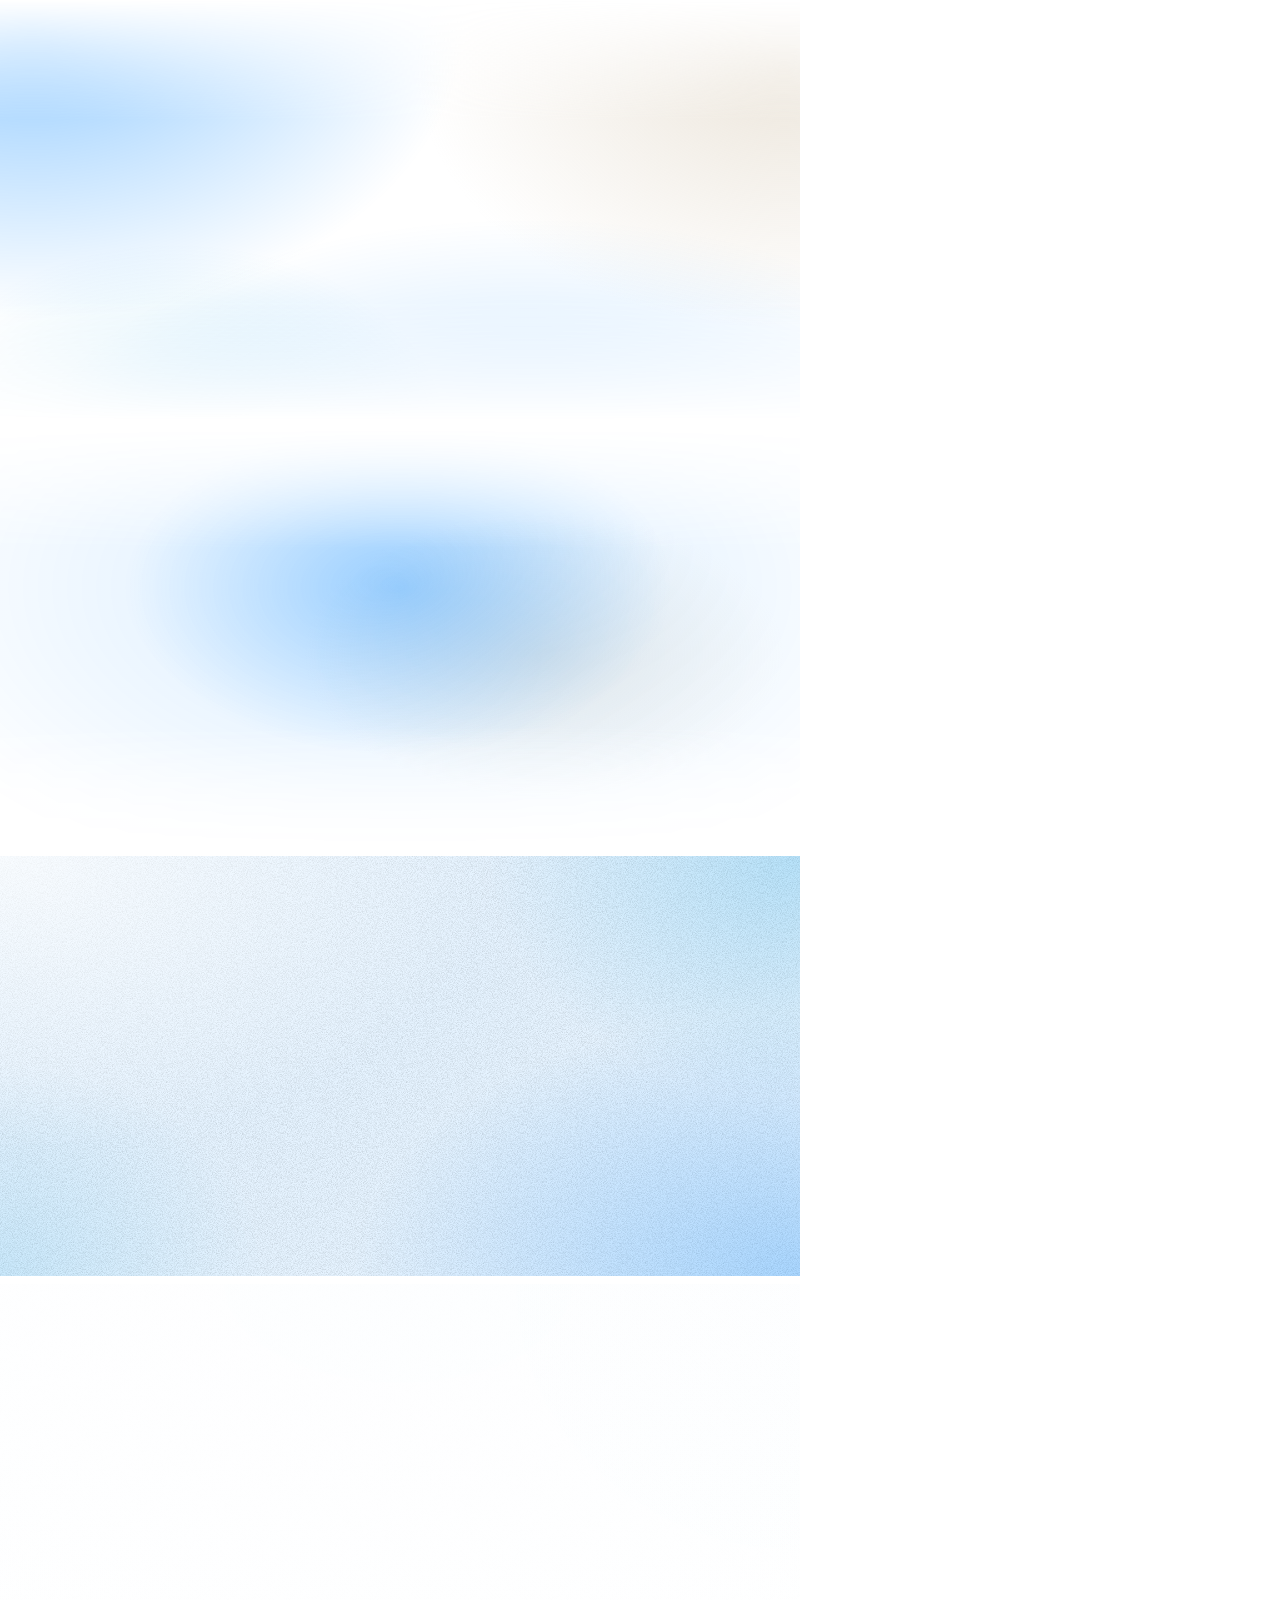
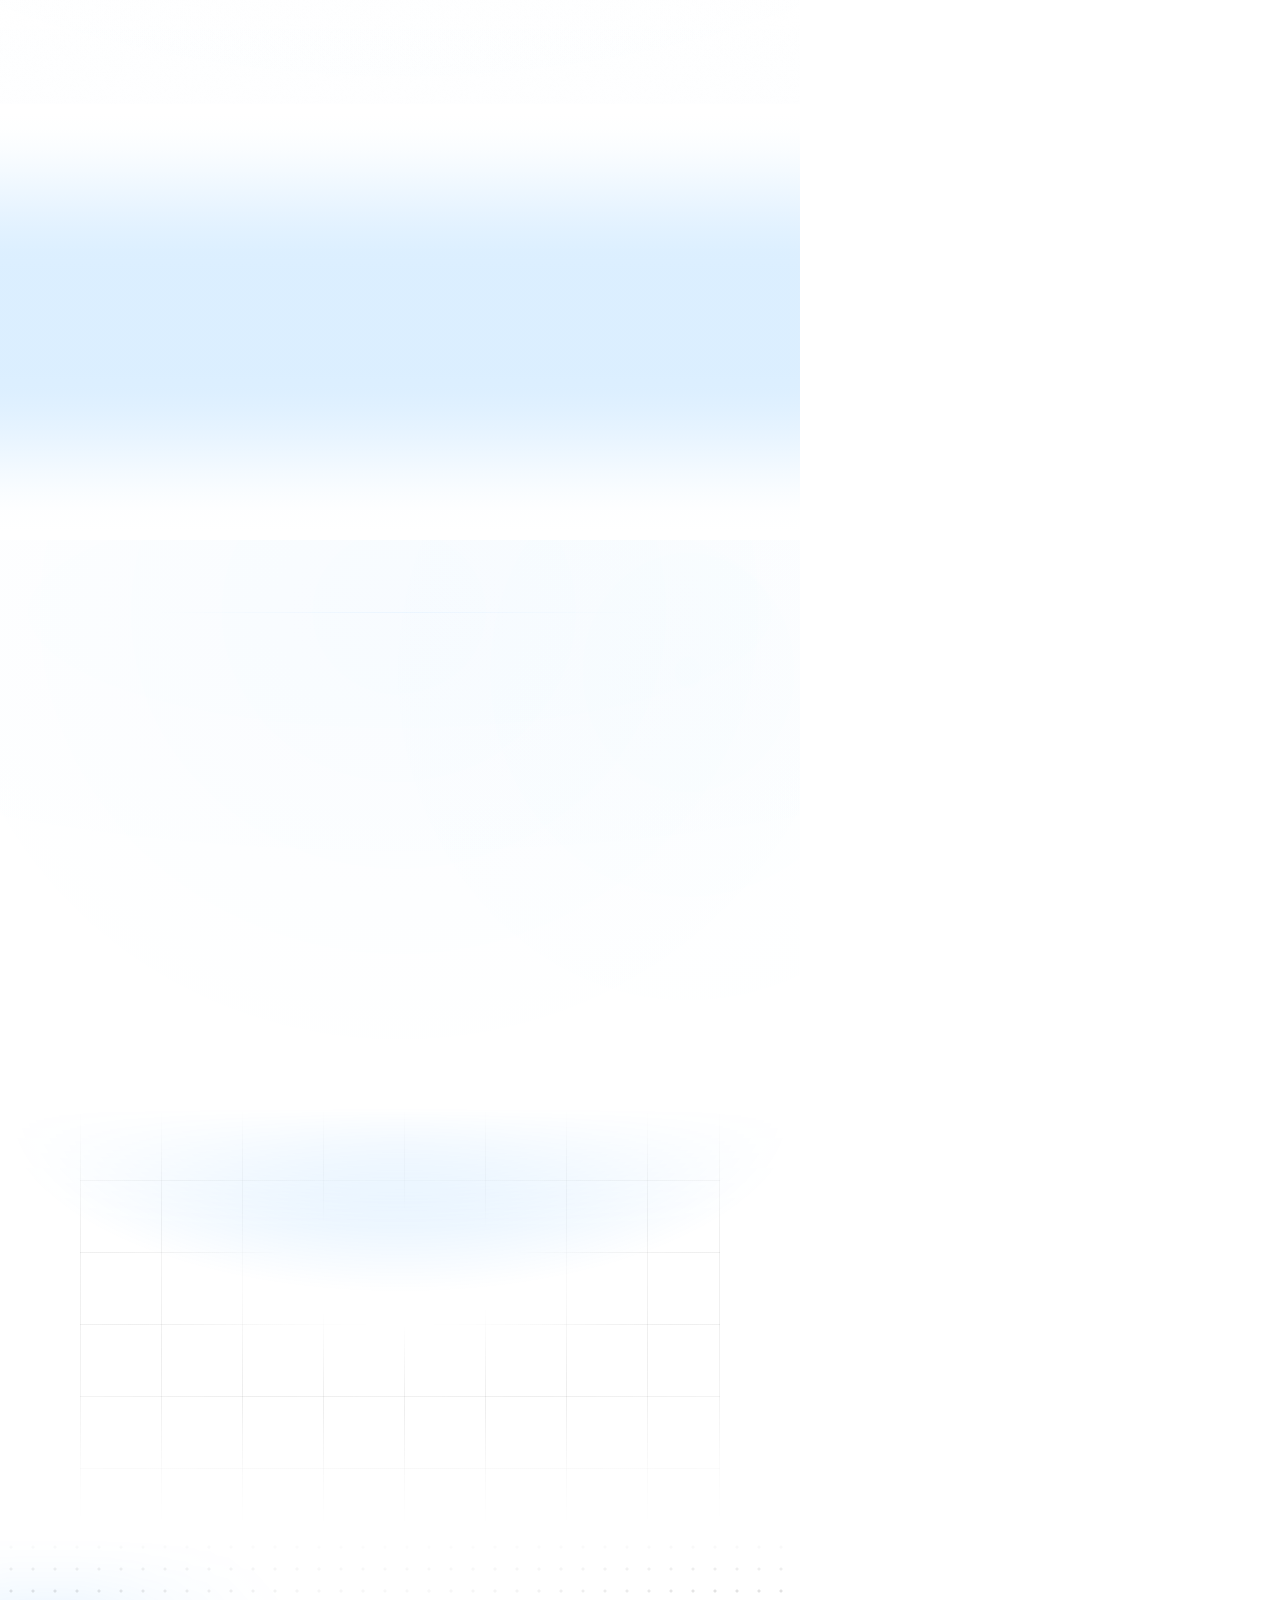
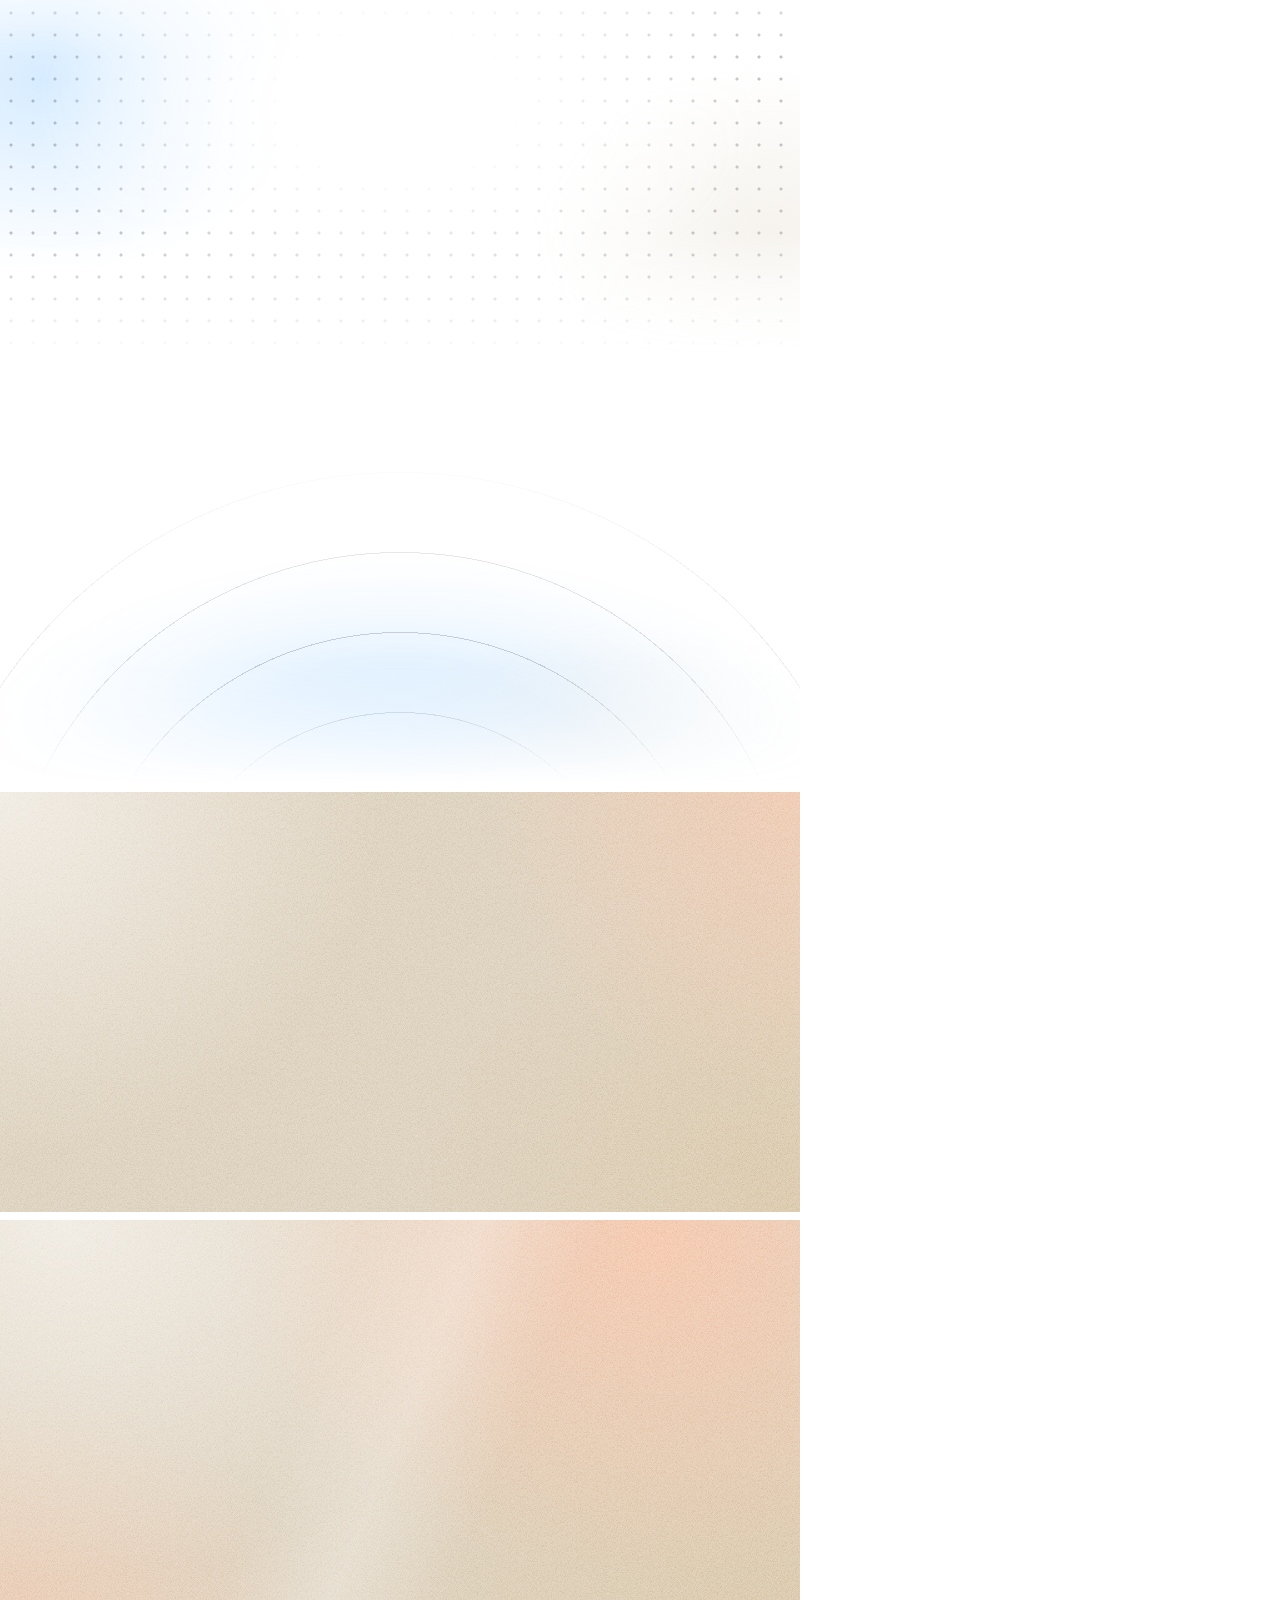
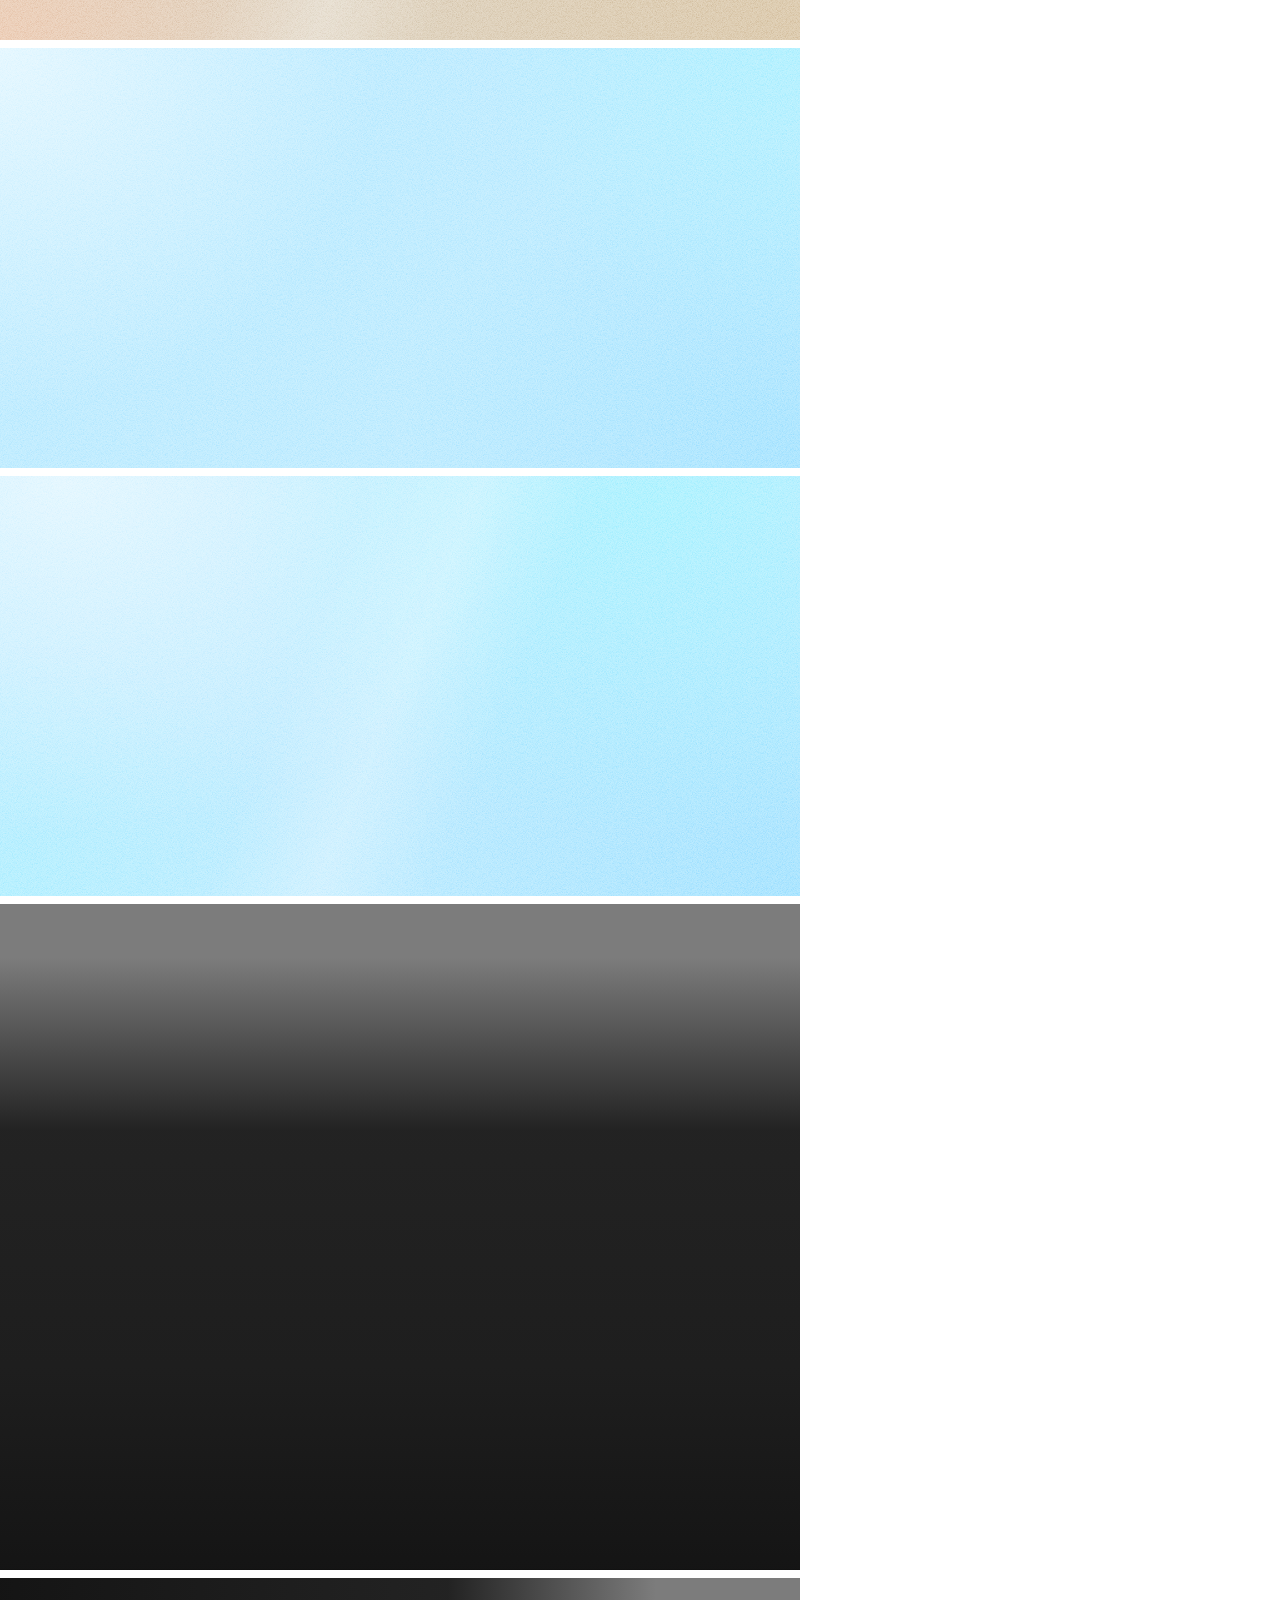
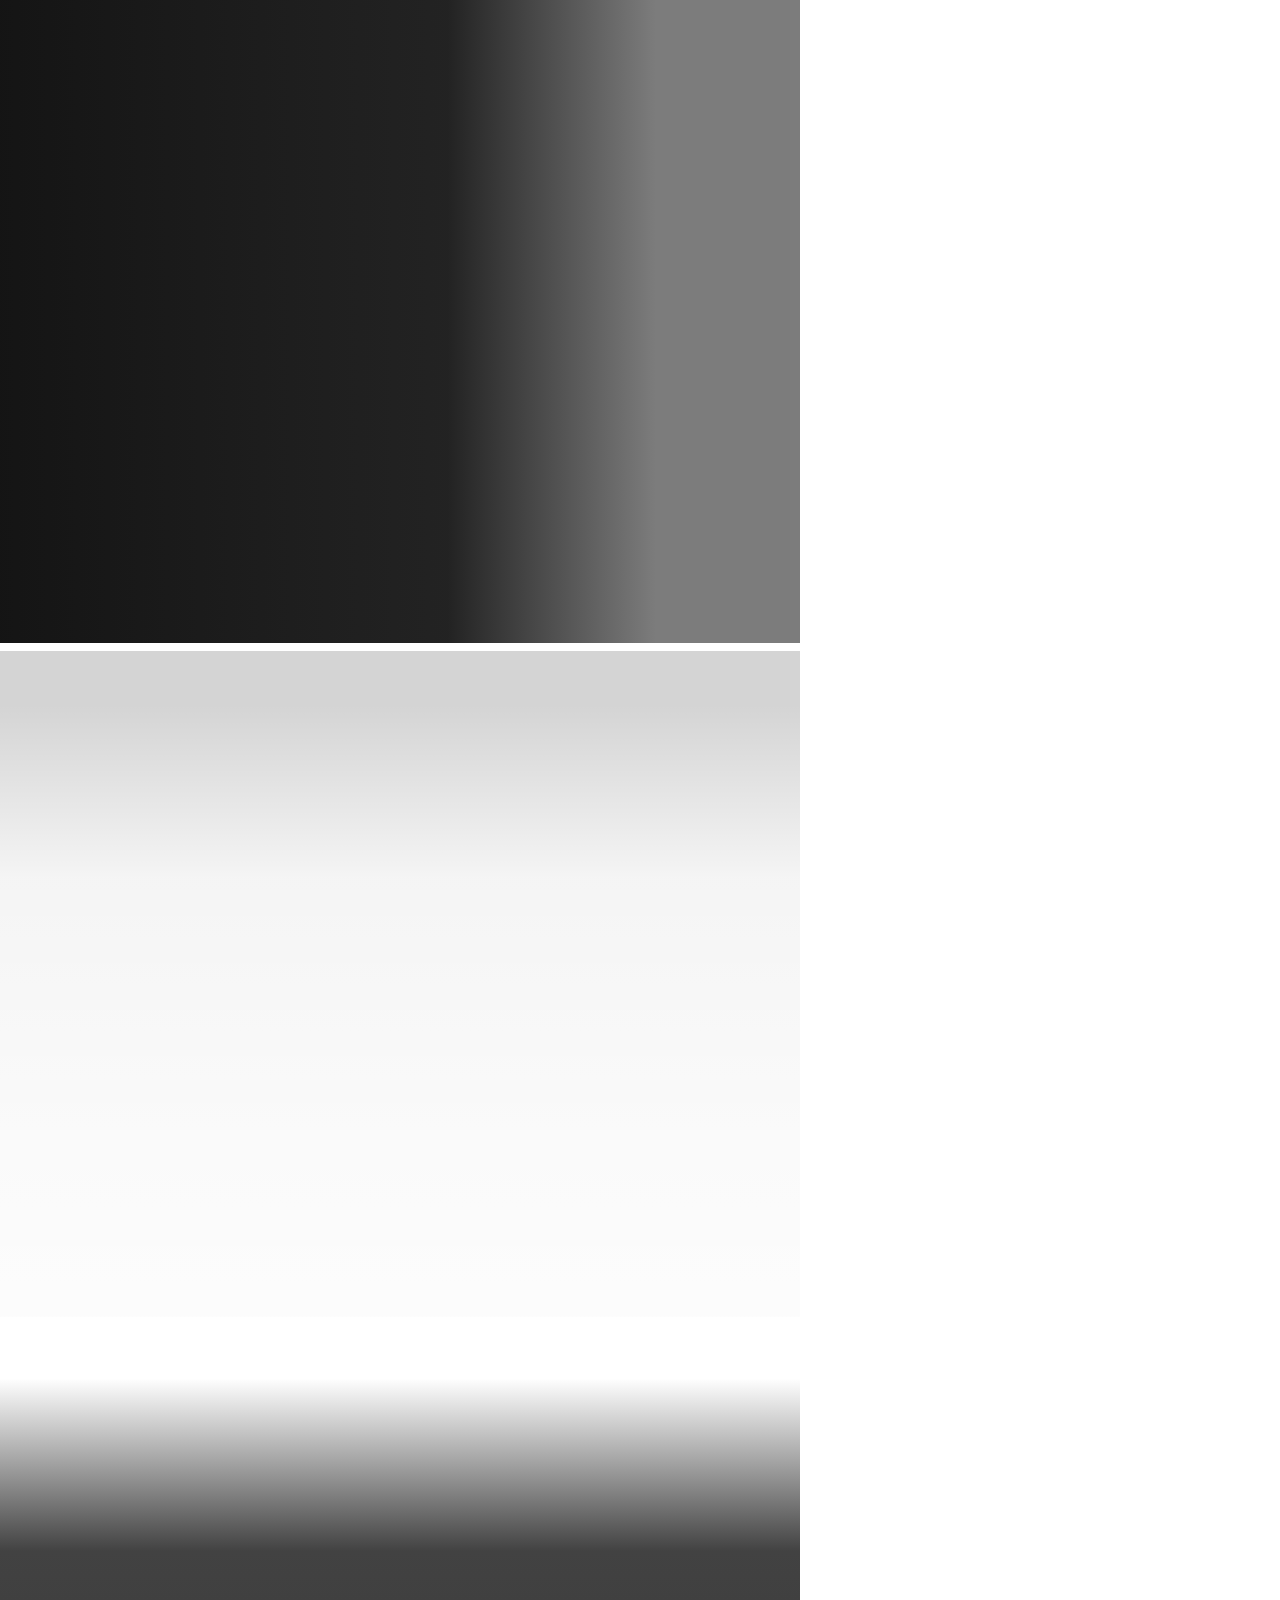
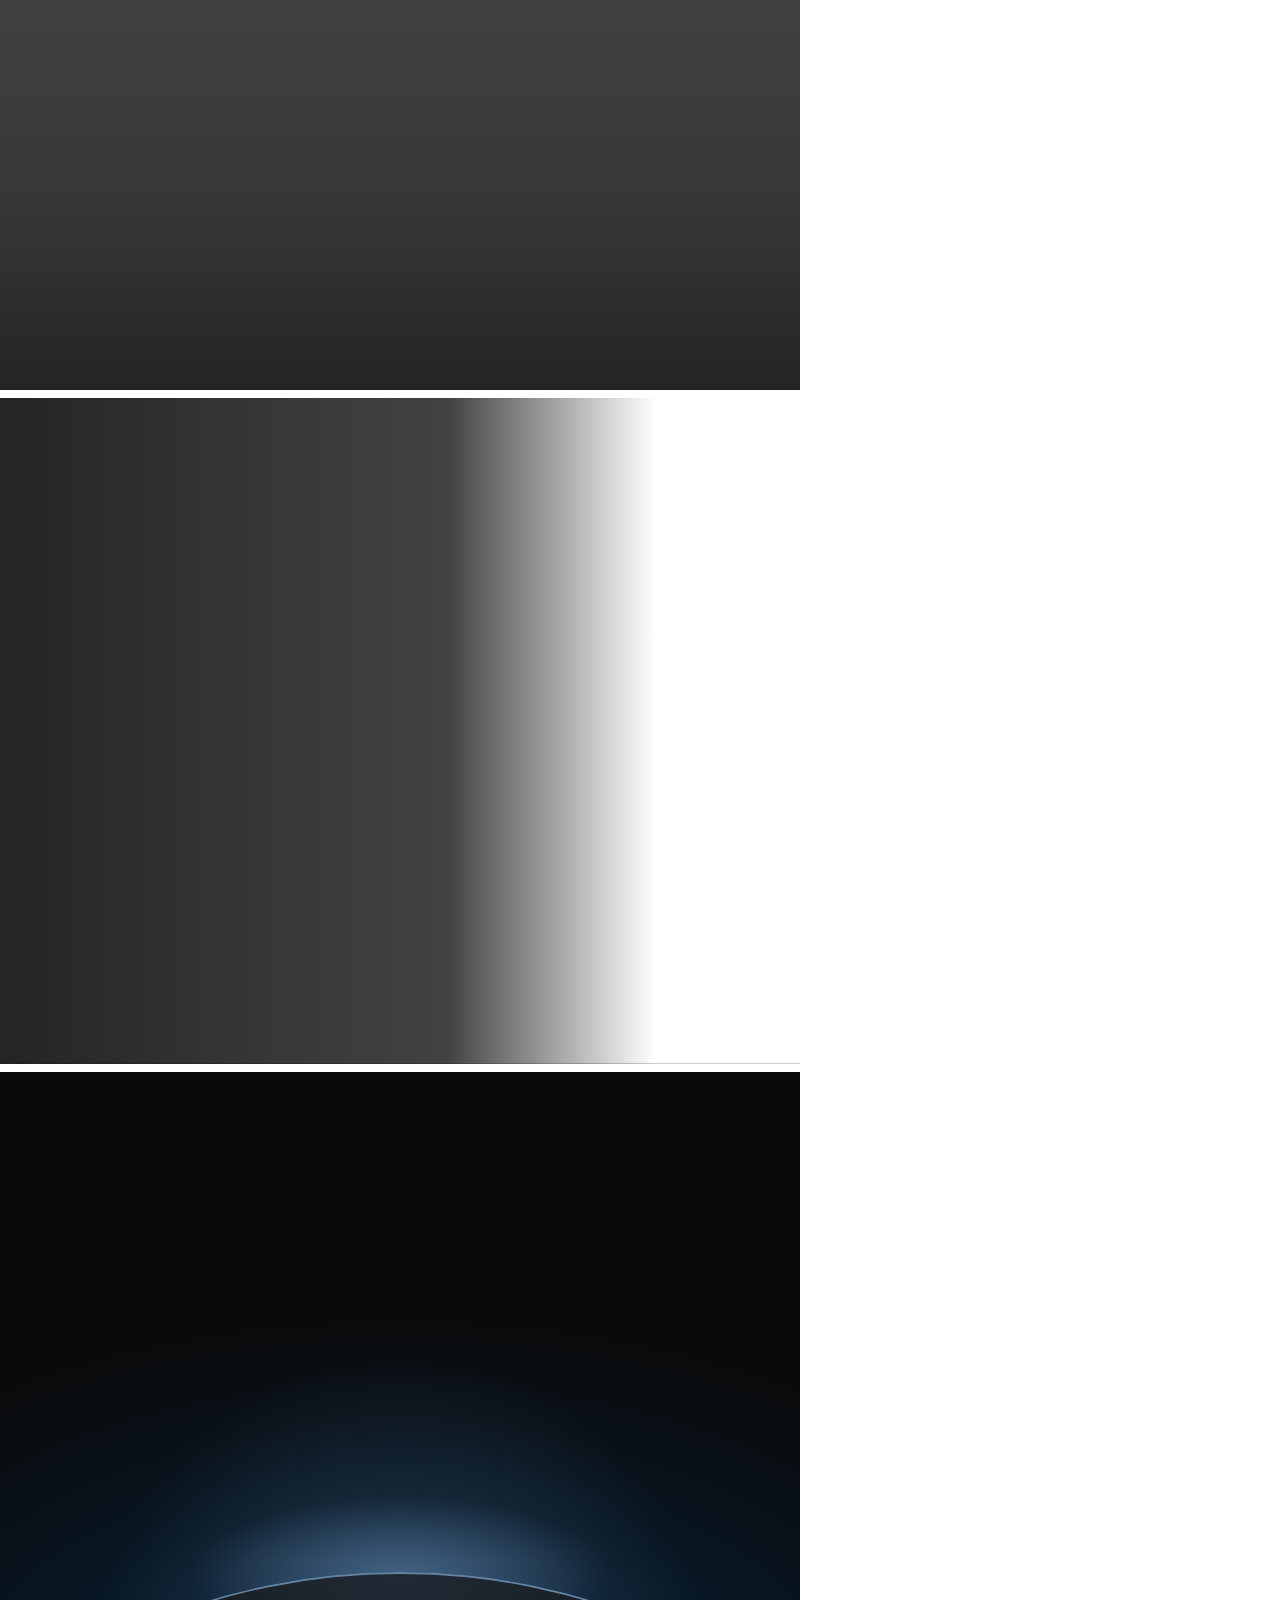
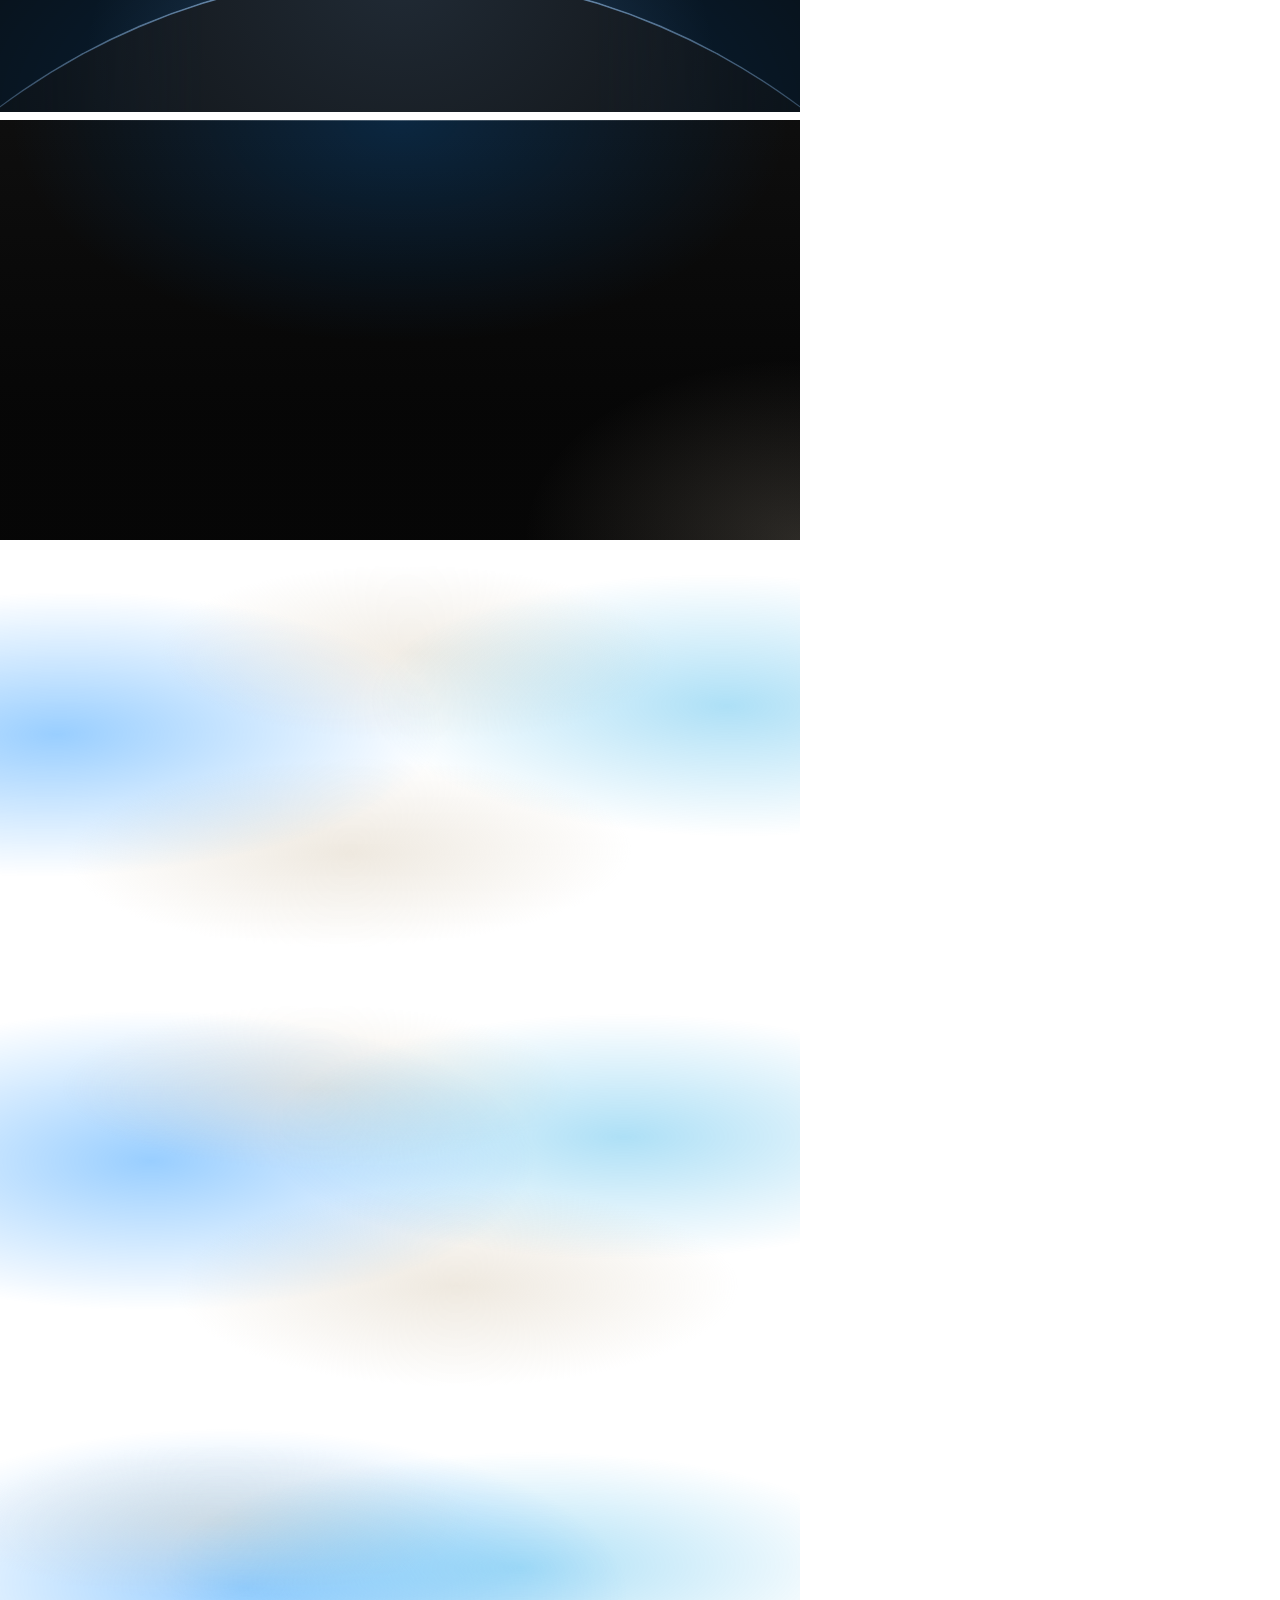
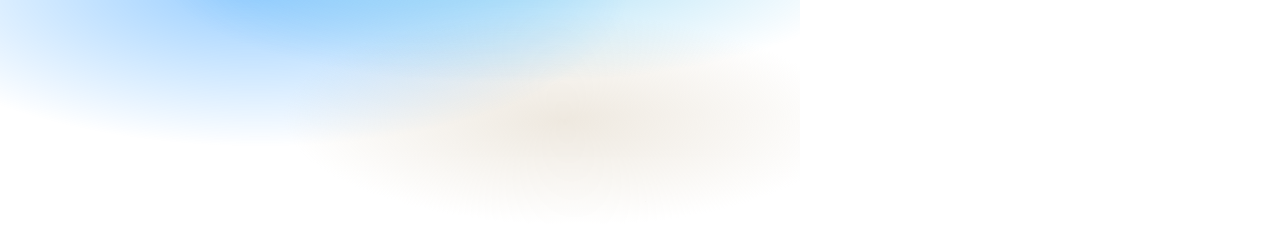
<file: site/assets/backgrounds/check.html>
<!doctype html>
<html lang="en" data-ground="sand">
<head>
<meta charset="utf-8">
<title>Backgrounds contrast check</title>
<!-- Every ground in a 800px box, for check.mjs: it sets a palette, screenshots the boxes and measures
     the ink and muted contrast on every pixel of each ground's text zone (index.json). The photograph
     grounds sit on a flat grey picture: #7c7c7c for the dark scrim, #d4d4d4 for the light one; and the worst case of the dark scrim: a white
     picture (white words on it). The light scrim is for pale photographs only. -->
<link rel="stylesheet" href="../system.css">
<link rel="stylesheet" href="backgrounds.css">
<style>body { margin: 0; width: 800px; } .box { width: 800px; margin: 0 0 8px; padding: 24px; font-size: 20px; } .pi, .pm { visibility: hidden; } .pi { color: var(--ink); } .pm { color: var(--muted); }  /* the liquid blobs held at the start, the middle and the end of their drift (the keyframes in backgrounds.css), so the text zone is measured where they stand under it */
  .at-start::before { animation: none; transform: translate3d(-7%, 0, 0) skewX(-7deg) scaleY(.94); } .at-start::after { animation: none; transform: translate3d(8%, 0, 0) skewX(6deg) scaleY(1.04); }
  .at-mid::before { animation: none; transform: translate3d(.5%, 0, 0) skewX(-.5deg) scaleY(.995); } .at-mid::after { animation: none; transform: translate3d(-.5%, 0, 0) scaleY(.98); }
  .at-end::before { animation: none; transform: translate3d(8%, 0, 0) skewX(6deg) scaleY(1.05); } .at-end::after { animation: none; transform: translate3d(-9%, 0, 0) skewX(-6deg) scaleY(.92); }
</style>
<script src="backgrounds.js" defer></script>
</head>
<body>
<div class="bg-mist box" data-g="mist" style="height:420px"><span class="pi">Ink</span> <span class="pm">Muted</span></div>
<div class="bg-halo box" data-g="halo" style="height:420px"><span class="pi">Ink</span> <span class="pm">Muted</span></div>
<div class="bg-grain box" data-g="grain" style="height:420px"><span class="pi">Ink</span> <span class="pm">Muted</span></div>
<div class="bg-paper box" data-g="paper" style="height:420px"><span class="pi">Ink</span> <span class="pm">Muted</span></div>
<div class="bg-dusk box" data-g="dusk" style="height:420px"><span class="pi">Ink</span> <span class="pm">Muted</span></div>
<div class="bg-topglow box" data-g="topglow" style="height:560px"><span class="pi">Ink</span> <span class="pm">Muted</span></div>
<div class="bg-ruled box" data-g="ruled" style="height:420px"><span class="pi">Ink</span> <span class="pm">Muted</span></div>
<div class="bg-dots box" data-g="dots" style="height:420px"><span class="pi">Ink</span> <span class="pm">Muted</span></div>
<div class="bg-arcs box" data-g="arcs" style="height:420px"><span class="pi">Ink</span> <span class="pm">Muted</span></div>
<div class="bg-band box" data-g="band" style="height:420px"><span class="pi">Ink</span> <span class="pm">Muted</span></div>
<div class="bg-field box" data-g="field" style="height:420px"><span class="pi">Ink</span> <span class="pm">Muted</span></div>
<div class="bg-band bg-tint box" data-g="band-tint" style="height:420px"><span class="pi">Ink</span> <span class="pm">Muted</span></div>
<div class="bg-field bg-tint box" data-g="field-tint" style="height:420px"><span class="pi">Ink</span> <span class="pm">Muted</span></div>
<div class="bg-photo box" data-g="photo" style="height:520px;--g-photo:linear-gradient(#7c7c7c,#7c7c7c)"><span class="pi">Ink</span> <span class="pm">Muted</span></div>
<div class="bg-photo bg-photo--left box" data-g="photo-left" style="height:520px;--g-photo:linear-gradient(#7c7c7c,#7c7c7c)"><span class="pi">Ink</span> <span class="pm">Muted</span></div>
<div class="bg-photo bg-photo--light box" data-g="photo-light" style="height:520px;--g-photo:linear-gradient(#d4d4d4,#d4d4d4)"><span class="pi">Ink</span> <span class="pm">Muted</span></div>
<div class="bg-photo box" data-g="photo-white" style="height:520px;--g-photo:linear-gradient(#fff,#fff)"><span class="pi">Ink</span> <span class="pm">Muted</span></div>
<div class="bg-photo bg-photo--left box" data-g="photo-left-white" style="height:520px;--g-photo:linear-gradient(#fff,#fff)"><span class="pi">Ink</span> <span class="pm">Muted</span></div>
<div class="bg-horizon box" data-g="horizon" style="height:640px"><span class="pi">Ink</span> <span class="pm">Muted</span></div>
<div class="bg-deep box" data-g="deep" style="height:420px"><span class="pi">Ink</span> <span class="pm">Muted</span></div>
<div class="bg-liquid box at-start" data-g="liquid" data-no-pause style="height:420px"><span class="pi">Ink</span> <span class="pm">Muted</span></div>
<div class="bg-liquid box at-mid" data-g="liquid-mid" data-no-pause style="height:420px"><span class="pi">Ink</span> <span class="pm">Muted</span></div>
<div class="bg-liquid box at-end" data-g="liquid-end" data-no-pause style="height:420px"><span class="pi">Ink</span> <span class="pm">Muted</span></div>

</body>
</html>
</file>
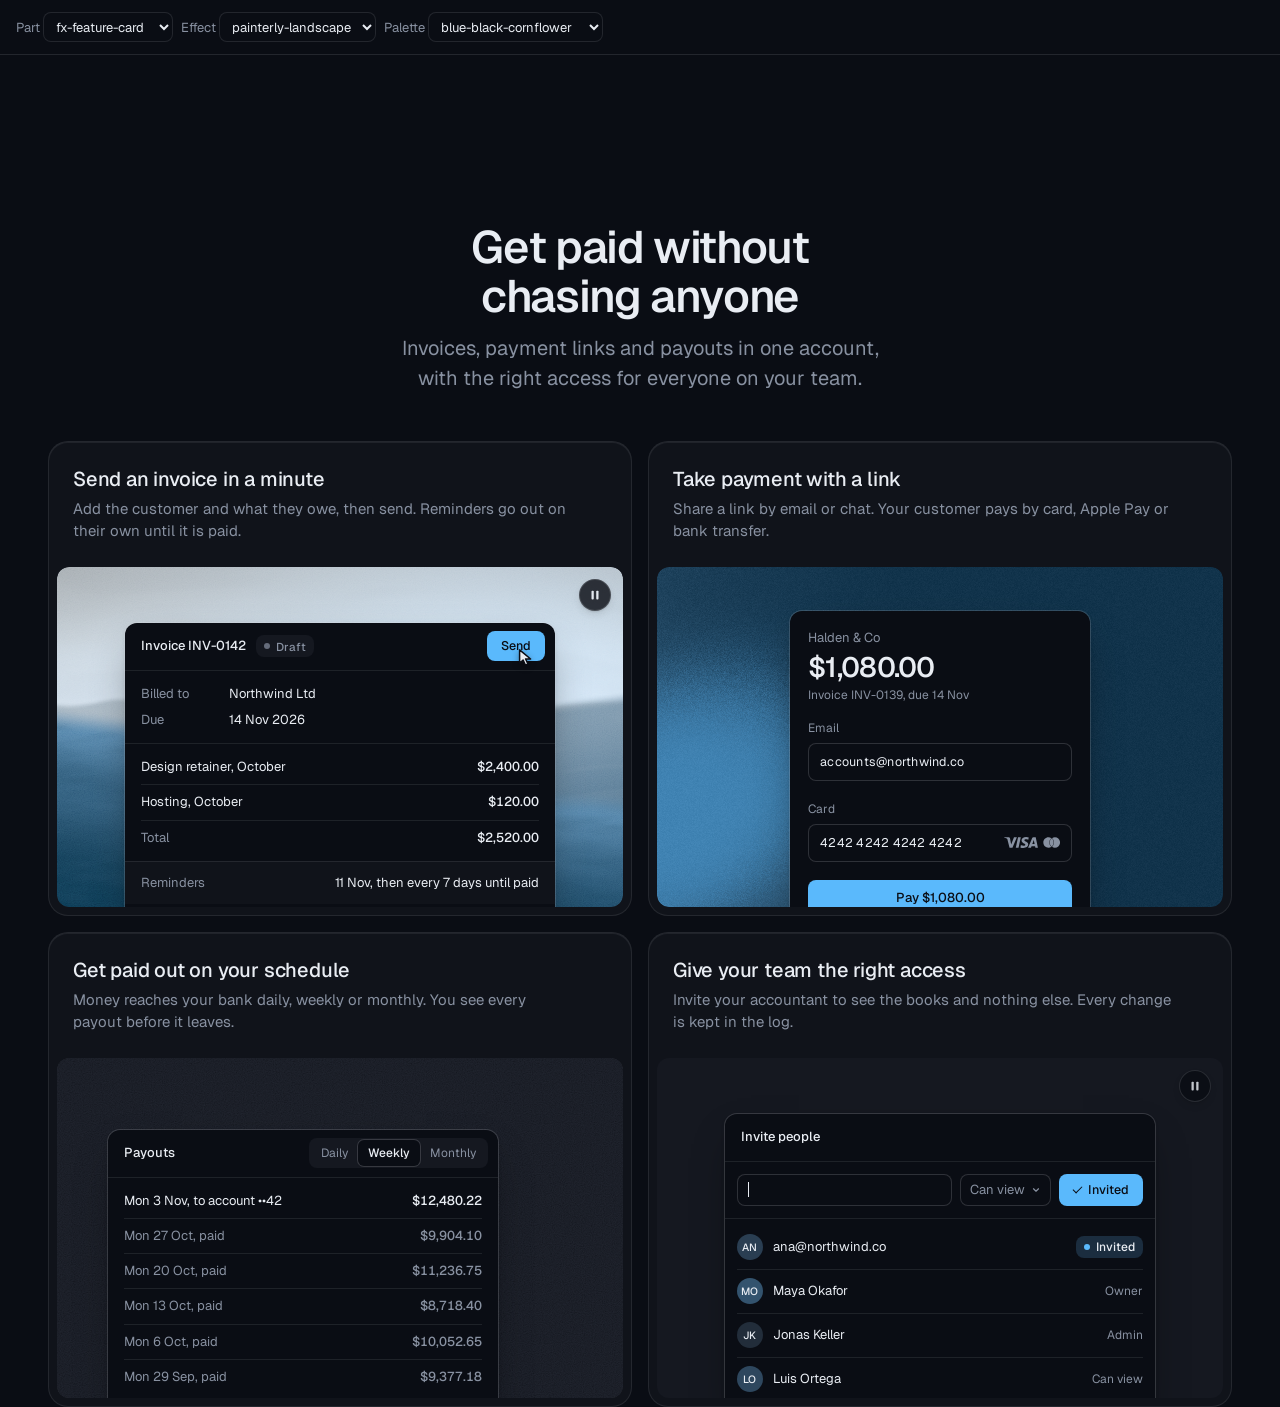
<file: site/assets/components/_lab.html>
<!doctype html>
<html lang="en" data-radius="soft">
<head>
<script>window.__tpGlMax = 16;   /* a gallery shows many live effects at once; a page of a site keeps the default 4 (fx.js) */</script>
<meta charset="utf-8">
<meta name="viewport" content="width=device-width, initial-scale=1">
<title>Component lab</title>
<link rel="preconnect" href="https://fonts.googleapis.com">
<link rel="preconnect" href="https://fonts.gstatic.com" crossorigin>
<link href="https://fonts.googleapis.com/css2?family=Geist:wght@100..900&family=Geist+Mono:wght@400..600&display=swap" rel="stylesheet">
<link rel="stylesheet" href="../system.css">
<link rel="stylesheet" href="./base.css">
<style>
  /* one component on its own, with a chosen effect (or object) and palette:
     _lab.html?c=fx-chart&fx=ruled-grounds&palette=white-link-blue&w=640 */
  :root { --font-display: "Geist", system-ui, sans-serif; --font-text: "Geist", system-ui, sans-serif; --font-mono: "Geist Mono", ui-monospace, monospace; --display-weight: 560; --display-tracking: -0.03em; }
  body { min-height: 100vh; margin: 0; }
  .bar { display: flex; flex-wrap: wrap; gap: 8px; align-items: center; padding: 12px 16px; border-bottom: 1px solid var(--line); font: 13px/1.4 var(--font-text); color: var(--muted); }
  .bar select { font: inherit; color: var(--ink); background: var(--bg); border: 1px solid var(--line); border-radius: var(--r-sm); height: 30px; padding: 0 8px; }
  .stage { padding: clamp(16px, 4vw, 48px); margin-inline: auto; }
</style>
</head>
<body>
<div class="bar">
  <label>Part <select id="c"></select></label>
  <label>Effect <select id="fx"></select></label>
  <label>Palette <select id="pal"></select></label>
</div>
<main class="stage" id="stage"></main>
<script type="module">
  import fx from '../effects/fx.js';
  const PARTS = ['fx-feature-card', 'fx-dither-object', 'fx-headline', 'fx-button', 'fx-prompt', 'fx-icon-tiles', 'fx-stat', 'fx-globe', 'fx-map', 'fx-chart', 'fx-bars', 'fx-band', 'fx-spotlight', 'fx-photo', 'fx-avatar', 'fx-search', 'fx-logos', 'fx-tabs', 'fx-pricing', 'fx-progress'];
  const PALETTES = {
    'blue-black-cornflower': { bg: '#0a0d14', surface: '#131824', ink: '#e9edf3', muted: '#8891a1', accent: '#5ab9fc', accentInk: '#0a0d14' },
    'graphite-safety-orange': { bg: '#18191b', surface: '#222427', ink: '#eff0f1', muted: '#9c9ea3', accent: '#ff4a1f', accentInk: '#18191b' },
    'white-link-blue': { bg: '#ffffff', surface: '#f4f4f4', ink: '#111111', muted: '#6b6b6b', accent: '#1a4be0', accentInk: '#ffffff' },
    'moss-sand': { bg: '#ddd6c6', surface: '#d2cab8', ink: '#2a2a26', muted: '#59574e', accent: '#4f6238', accentInk: '#ffffff' },
    'cobalt-field': { bg: '#0034eb', surface: '#002fd6', ink: '#ffffff', muted: '#dfe4f2', accent: '#e9e34a', accentInk: '#111111' },
  };
  const q = new URLSearchParams(location.search);
  const part = PARTS.includes(q.get('c')) ? q.get('c') : PARTS[0];
  const palId = PALETTES[q.get('palette')] ? q.get('palette') : 'blue-black-cornflower';
  const p = PALETTES[palId];
  const s = document.documentElement.style;
  const action = fx.color.contrast(p.accent, p.bg) >= 2.2 ? p.accent : p.ink;
  Object.entries({ '--p-bg': p.bg, '--p-surface': p.surface, '--p-ink': p.ink, '--p-muted': p.muted, '--p-accent': p.accent, '--p-accent-ink': p.accentInk, '--p-action': action, '--p-action-ink': action === p.accent ? p.accentInk : p.bg }).forEach(([k, v]) => s.setProperty(k, v));
  s.colorScheme = fx.color.isDark(p.bg) ? 'dark' : 'light';
  if (q.has('fallback')) fx.config.forceFallback = true;
  // one part at a time: at most 4 live WebGL contexts on this page
  fx.config.maxLive = 4;
  if (q.has('w')) document.getElementById('stage').style.maxWidth = q.get('w') + 'px';

  const base = `./${part}/`;
  const [meta, html, mod] = await Promise.all([fetch(base + 'meta.json').then(r => r.json()), fetch(base + 'component.html').then(r => r.text()), import(base + 'component.js')]);
  const link = Object.assign(document.createElement('link'), { rel: 'stylesheet', href: base + 'component.css' });
  document.head.append(link);
  await new Promise(r => { link.onload = link.onerror = r; });
  const choices = meta.effects?.length ? meta.effects : meta.objects || [];
  const chosen = choices.includes(q.get('fx')) ? q.get('fx') : meta.default;
  const stage = document.getElementById('stage');
  stage.innerHTML = html;
  const root = stage.firstElementChild;
  // the chosen effect goes where the part reads it: data-cx-object, data-cx-fill, or data-cx-effect on the root
  // the dither object: one figure set to the chosen object (one live object, as on a page); no caption under it
  if (meta.objects) {
    const fig = root.matches('[data-cx-object]') ? root : root.querySelector('[data-cx-object]');
    fig.dataset.cxObject = chosen;
    if (q.get('render') === 'studio') fig.dataset.cxRender = 'studio';
    fig.querySelector('.cx-obj__stage').removeAttribute('aria-label');
    fig.style.maxWidth = '720px';
  }
  // without ?fx= the markup keeps its own effects (the feature card mixes a landscape and a grain: setting
  // the default on every panel would paint the grain panel as a landscape too)
  else if (!choices.includes(q.get('fx'))) { /* as written */ }
  else if (root.querySelector('[data-cx-fill]')) root.querySelectorAll('[data-cx-fill]').forEach(el => { el.dataset.cxFill = chosen; });
  else if (root.querySelector('[data-cx-effect]')) root.querySelectorAll('[data-cx-effect]').forEach(el => { el.dataset.cxEffect = chosen; });
  else root.dataset.cxEffect = chosen;
  // the map draws its baked streets; an effect named with ?fx= shows its fallback ground (no map data) instead
  if (part === 'fx-map' && choices.includes(q.get('fx'))) delete root.dataset.cxMap;
  await document.fonts.ready;
  window.__part = mod.default(root);
  setTimeout(() => { document.documentElement.dataset.ready = '1'; }, 1200);

  const fill = (sel, list, cur, key) => {
    const el = document.getElementById(sel);
    el.innerHTML = list.map(v => `<option${v === cur ? ' selected' : ''}>${v}</option>`).join('');
    el.addEventListener('change', () => { q.set(key, el.value); if (key === 'c') q.delete('fx'); location.search = q.toString(); });
  };
  fill('c', PARTS, part, 'c');
  // a part whose default is none (the map's streets, the photograph as it is) lists none first, so the
  // select never shows an effect that is not on
  fill('fx', meta.default === 'none' ? ['none', ...choices] : choices, chosen, 'fx');
  fill('pal', Object.keys(PALETTES), palId, 'palette');
</script>
</body>
</html>
</file>
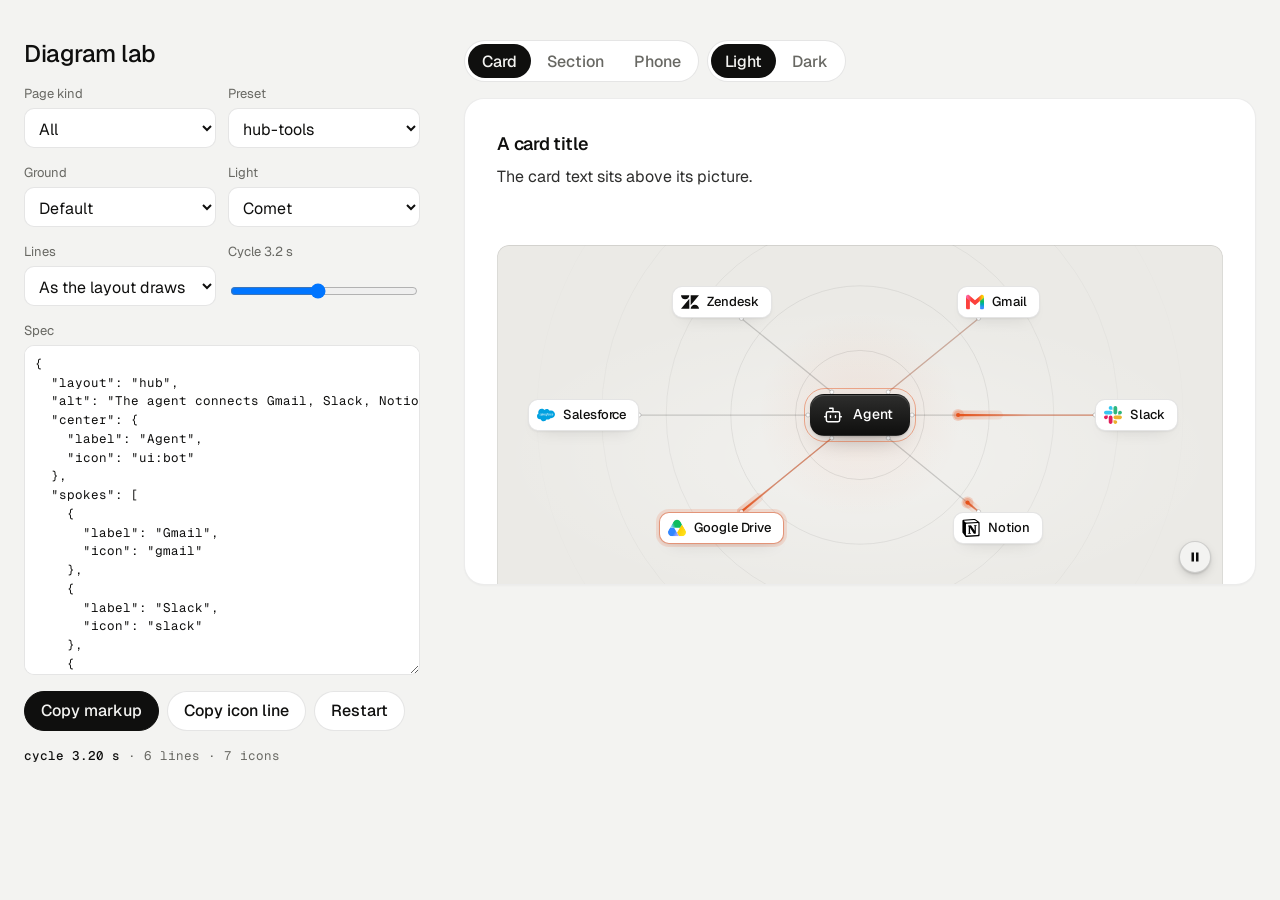
<file: site/assets/diagrams/lab.html>
<!doctype html>
<html lang="en">
<head>
<meta charset="utf-8">
<meta name="viewport" content="width=device-width, initial-scale=1">
<title>Diagram lab</title>
<link rel="preconnect" href="https://fonts.googleapis.com">
<link rel="preconnect" href="https://fonts.gstatic.com" crossorigin>
<link href="https://fonts.googleapis.com/css2?family=Geist:wght@300..700&family=Geist+Mono:wght@400;500&display=swap" rel="stylesheet">
<link rel="stylesheet" href="../ui/cards.css">
<link rel="stylesheet" href="diagram.css">
<style>
  /* The builder: pick a preset, change the JSON or the controls, see the card at once, copy the markup. Not part of a page. */
  :root { --font-text: "Geist", system-ui, sans-serif; --font-display: "Geist", system-ui, sans-serif; --font-mono: "Geist Mono", ui-monospace, monospace; }
  [data-theme="light"] { --bg: #f3f3f1; --card: #ffffff; --ink: #0f0f0e; --muted: #686863; --accent: #e5531c; --accent-ink: #ffffff; --frag: #ffffff; --ground-bg: #ebeae6; --ground-accent: #dcd9d0; --line: rgb(0 0 0 / .1); --field: #ffffff; }
  [data-theme="light"][data-accent="blue"] { --accent: #2456e8; }
  [data-theme="light"][data-accent="green"] { --accent: #16825d; }
  [data-theme="dark"] { --bg: #070708; --card: #141416; --ink: #f2f2ef; --muted: #8f9094; --accent: #ff7a3c; --accent-ink: #120c08; --frag: #1c1d20; --ground-bg: #101012; --ground-accent: #232326; --line: rgb(255 255 255 / .12); --field: #101012; }
  [data-theme="dark"][data-accent="white"] { --accent: #f2f2ef; --accent-ink: #0b0b0c; }
  [data-theme="dark"][data-accent="green"] { --accent: #3ccf8e; --accent-ink: #06130d; }
  * { box-sizing: border-box; }
  html, body { margin: 0; }
  body { font-family: var(--font-text); background: var(--bg); color: var(--ink); -webkit-font-smoothing: antialiased; min-height: 100vh; }
  .lab { display: grid; gap: 32px; max-width: 1440px; margin: 0 auto; padding: 32px 24px 64px; }
  .side { display: grid; gap: 16px; align-content: start; min-width: 0; }
  .side h1 { margin: 0; font: 500 24px/1.2 var(--font-display); letter-spacing: -0.02em; }
  .row { display: grid; gap: 6px; }
  .row > label, .row > .lbl { font-size: 13px; color: var(--muted); }
  .two { display: grid; grid-template-columns: 1fr 1fr; gap: 12px; }
  select, textarea, button, input[type=range] { font: inherit; color: inherit; }
  select, textarea { width: 100%; background: var(--field); border: 1px solid var(--line); border-radius: 10px; padding: 9px 10px; }
  select { height: 40px; }
  textarea { min-height: 360px; resize: vertical; font: 400 12.5px/1.5 var(--font-mono); white-space: pre; tab-size: 2; }
  textarea.is-bad { border-color: #c4321c; }
  .btns { display: flex; flex-wrap: wrap; gap: 8px; }
  button.b { height: 40px; padding: 0 16px; border-radius: 999px; border: 1px solid var(--line); background: var(--card); cursor: pointer; font-weight: 500; }
  button.b:hover { border-color: var(--ink); }
  button.b--main { background: var(--ink); color: var(--bg); border-color: var(--ink); }
  .out { font: 400 12.5px/1.5 var(--font-mono); color: var(--muted); overflow-wrap: anywhere; min-height: 1.5em; }
  .out b { color: var(--ink); font-weight: 500; }
  .out .bad { color: #c4321c; }
  .lb-stage { min-width: 0; display: grid; align-content: start; gap: 16px; }
  .lb-stage .card > .panel { --p-h: 340px; }
  .lb-stage .card--wide > .panel { --p-h: 560px; }
  .lb-stage .card--phone { max-width: 390px; }
  .lb-stage .card--phone > .panel { --p-h: 300px; }
  .seg { display: inline-flex; border: 1px solid var(--line); border-radius: 999px; padding: 3px; gap: 2px; background: var(--card); width: fit-content; }
  .seg button { height: 34px; padding: 0 14px; border: 0; background: none; border-radius: 999px; cursor: pointer; font-weight: 500; color: var(--muted); }
  .seg button[aria-pressed="true"] { background: var(--ink); color: var(--bg); }
  @media (min-width: 1024px) { .lab { grid-template-columns: 400px minmax(0, 1fr); gap: 40px; padding-top: 40px; } textarea { min-height: 330px; } .side { position: sticky; top: 24px; max-height: calc(100vh - 48px); overflow: auto; padding-right: 4px; } }
  @media (max-width: 639px) { .lab { padding: 24px 16px 48px; } }
</style>
</head>
<body data-theme="light" data-icon-base="../icons/demo/">
<div class="lab">
  <aside class="side">
    <h1>Diagram lab</h1>
    <div class="two">
      <div class="row"><label for="type">Page kind</label><select id="type"><option value="">All</option><option>software</option><option>tech</option><option>gaming</option><option>product</option><option>service</option></select></div>
      <div class="row"><label for="preset">Preset</label><select id="preset"></select></div>
    </div>
    <div class="two">
      <div class="row"><label for="ground">Ground</label><select id="ground"><option value="">Default</option><option>dots</option><option>rings</option><option>grid</option><option>glow</option><option>glow dots</option><option>glow rings</option><option>none</option></select></div>
      <div class="row"><label for="pulse">Light</label><select id="pulse"><option value="">Comet</option><option>dot</option><option>none</option></select></div>
    </div>
    <div class="two">
      <div class="row"><label for="curve">Lines</label><select id="curve"><option value="">As the layout draws them</option><option>curve</option><option>elbow</option><option>swirl</option></select></div>
      <div class="row"><label for="cycle">Cycle <span id="cycleV">3.2 s</span></label><input id="cycle" type="range" min="2.5" max="4" step="0.1" value="3.2"></div>
    </div>
    <div class="row"><label for="json">Spec</label><textarea id="json" spellcheck="false"></textarea></div>
    <div class="btns">
      <button class="b b--main" id="copy" type="button">Copy markup</button>
      <button class="b" id="copyIcons" type="button">Copy icon line</button>
      <button class="b" id="restart" type="button">Restart</button>
    </div>
    <div class="out" id="info"></div>
  </aside>
  <main class="lb-stage">
    <div class="btns">
      <div class="seg" id="size" role="group" aria-label="Size"><button type="button" data-v="card" aria-pressed="true">Card</button><button type="button" data-v="section" aria-pressed="false">Section</button><button type="button" data-v="phone" aria-pressed="false">Phone</button></div>
      <div class="seg" id="theme" role="group" aria-label="Palette"><button type="button" data-v="light" aria-pressed="true">Light</button><button type="button" data-v="dark" aria-pressed="false">Dark</button></div>
    </div>
    <article class="card card--row" id="card"><h3 id="ct"></h3><p id="cp"></p><div class="panel"><div class="dg" id="dg"></div></div></article>
  </main>
</div>
<script type="module">
  import dg from './diagram.js';
  const $ = id => document.getElementById(id);
  const presets = await dg.presets();
  const base = new URL('../icons/demo/', location.href).href;
  const q = new URLSearchParams(location.search);
  let spec = null, d = null, size = 'card';

  const names = type => Object.keys(presets).filter(k => !type || (presets[k].types || []).includes(type));
  const fillPresets = () => { $('preset').innerHTML = names($('type').value).map(k => `<option>${k}</option>`).join(''); };
  const load = id => { spec = JSON.parse(JSON.stringify(presets[id])); delete spec.types; $('json').value = JSON.stringify(spec, null, 2); sync(); };
  const first = n => (spec.center || spec.core || spec.input || spec.root || spec.left || {}).label || n;

  function iconIds(o, out = new Set()) {
    if (Array.isArray(o)) o.forEach(x => iconIds(x, out));
    else if (o && typeof o === 'object') for (const k in o) { if (k === 'icon' && typeof o[k] === 'string' && !/^text:|[/.]/.test(o[k])) out.add(o[k]); else iconIds(o[k], out); }
    return out;
  }
  function markup() {
    const j = JSON.stringify(spec);
    return /'/.test(j)
      ? `<div class="panel"><div class="dg" data-diagram><script type="application/json">${j}<\/script></div></div>`
      : `<div class="panel"><div class="dg" data-diagram='${j}'></div></div>`;
  }
  function paint() {
    const card = $('card');
    card.classList.toggle('card--wide', size === 'section');
    card.classList.toggle('card--phone', size === 'phone');
    const s = JSON.parse(JSON.stringify(spec));
    if (size === 'section') s.size = 'section';
    $('ct').textContent = 'A card title';
    $('cp').textContent = 'The card text sits above its picture.';
    const el = $('dg');
    d = dg.mount(el, s, { iconBase: base });
    const ids = [...iconIds(spec)];
    setTimeout(() => {
      $('info').innerHTML = `<b>cycle ${d.T ? d.T.toFixed(2) : '-'} s</b> · ${d.E ? d.E.filter(e => e.lit).length : 0} lines · ${ids.length} icons`;
    }, 400);
  }
  function sync() {
    try { spec = JSON.parse($('json').value); $('json').classList.remove('is-bad'); } catch (e) { $('json').classList.add('is-bad'); $('info').innerHTML = `<span class="bad">${e.message}</span>`; return; }
    paint();
  }
  // a control writes into the spec and the textarea
  function setField(path, v) {
    try { spec = JSON.parse($('json').value); } catch { return; }
    const [a, b] = path.split('.');
    if (b) { spec[a] = spec[a] || {}; if (v === '' || v == null) delete spec[a][b]; else spec[a][b] = v; if (!Object.keys(spec[a]).length) delete spec[a]; }
    else if (v === '' || v == null) delete spec[a]; else spec[a] = v;
    $('json').value = JSON.stringify(spec, null, 2);
    sync();
  }
  $('type').onchange = () => { fillPresets(); load($('preset').value); };
  $('preset').onchange = () => { $('ground').value = $('pulse').value = $('curve').value = ''; $('cycle').value = 3.2; $('cycleV').textContent = '3.2 s'; load($('preset').value); };
  $('ground').onchange = () => setField('ground', $('ground').value);
  $('pulse').onchange = () => setField('motion.pulse', $('pulse').value);
  $('curve').onchange = () => setField('curve', $('curve').value);
  $('cycle').oninput = () => { $('cycleV').textContent = (+$('cycle').value).toFixed(1) + ' s'; setField('motion.cycle', +$('cycle').value === 3.2 ? '' : +$('cycle').value); };
  let t0; $('json').oninput = () => { clearTimeout(t0); t0 = setTimeout(sync, 350); };
  $('restart').onclick = () => d && d.restart && d.restart();
  const copy = async (text, btn, label) => { try { await navigator.clipboard.writeText(text); btn.textContent = 'Copied'; } catch { btn.textContent = 'Copy failed'; } setTimeout(() => (btn.textContent = label), 1400); };
  $('copy').onclick = () => copy(markup(), $('copy'), 'Copy markup');
  $('copyIcons').onclick = () => copy(`node <skill>/scripts/icons.mjs fetch ${[...iconIds(spec)].join(' ')} --out assets/icons`, $('copyIcons'), 'Copy icon line');
  for (const [id, key] of [['size', 'size'], ['theme', 'theme']]) {
    $(id).onclick = ev => {
      const b = ev.target.closest('button'); if (!b) return;
      [...$(id).children].forEach(x => x.setAttribute('aria-pressed', String(x === b)));
      if (key === 'size') { size = b.dataset.v; paint(); } else document.body.dataset.theme = b.dataset.v;
    };
  }
  if (q.get('type')) $('type').value = q.get('type');
  fillPresets();
  if (q.get('preset') && presets[q.get('preset')]) $('preset').value = q.get('preset');
  if (q.get('theme') === 'dark') { document.body.dataset.theme = 'dark'; $('theme').children[1].click(); }
  load($('preset').value);
  window.__lab = { get d() { return d; } };
</script>
</body>
</html>
</file>
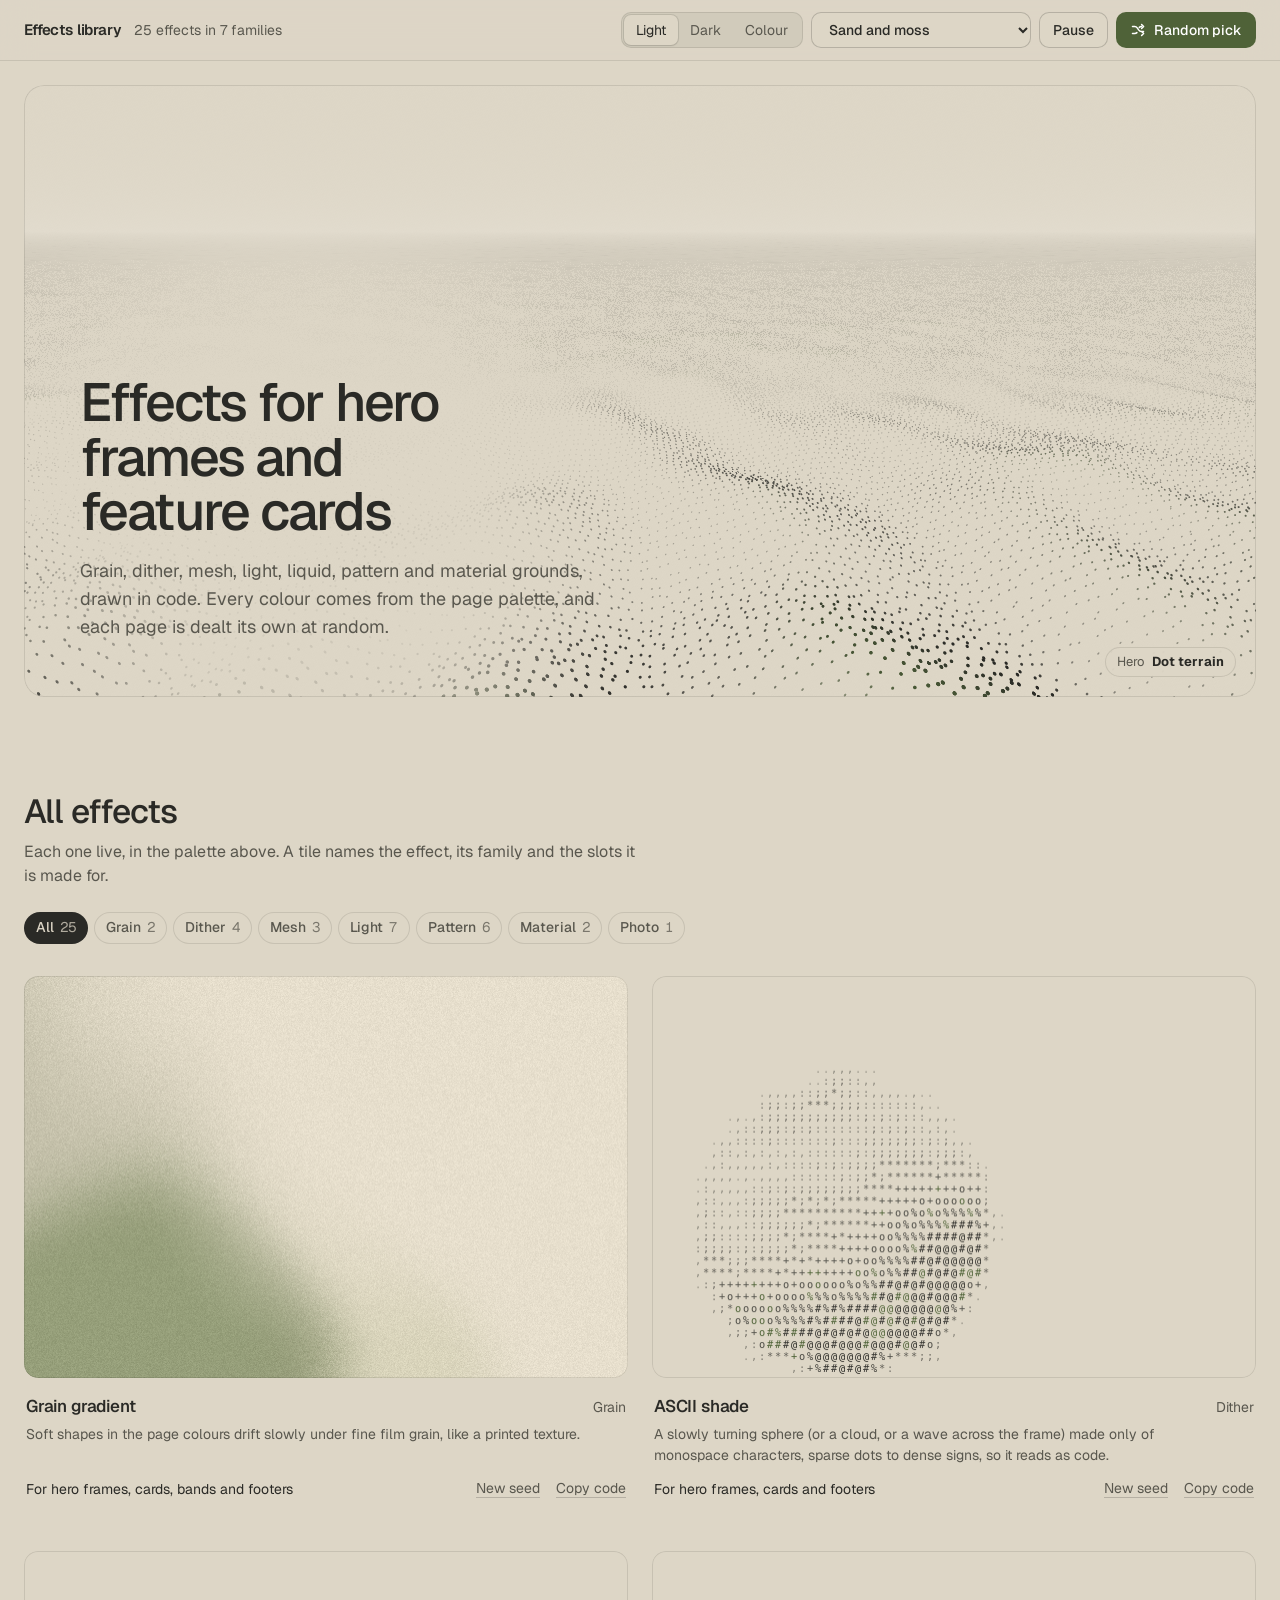
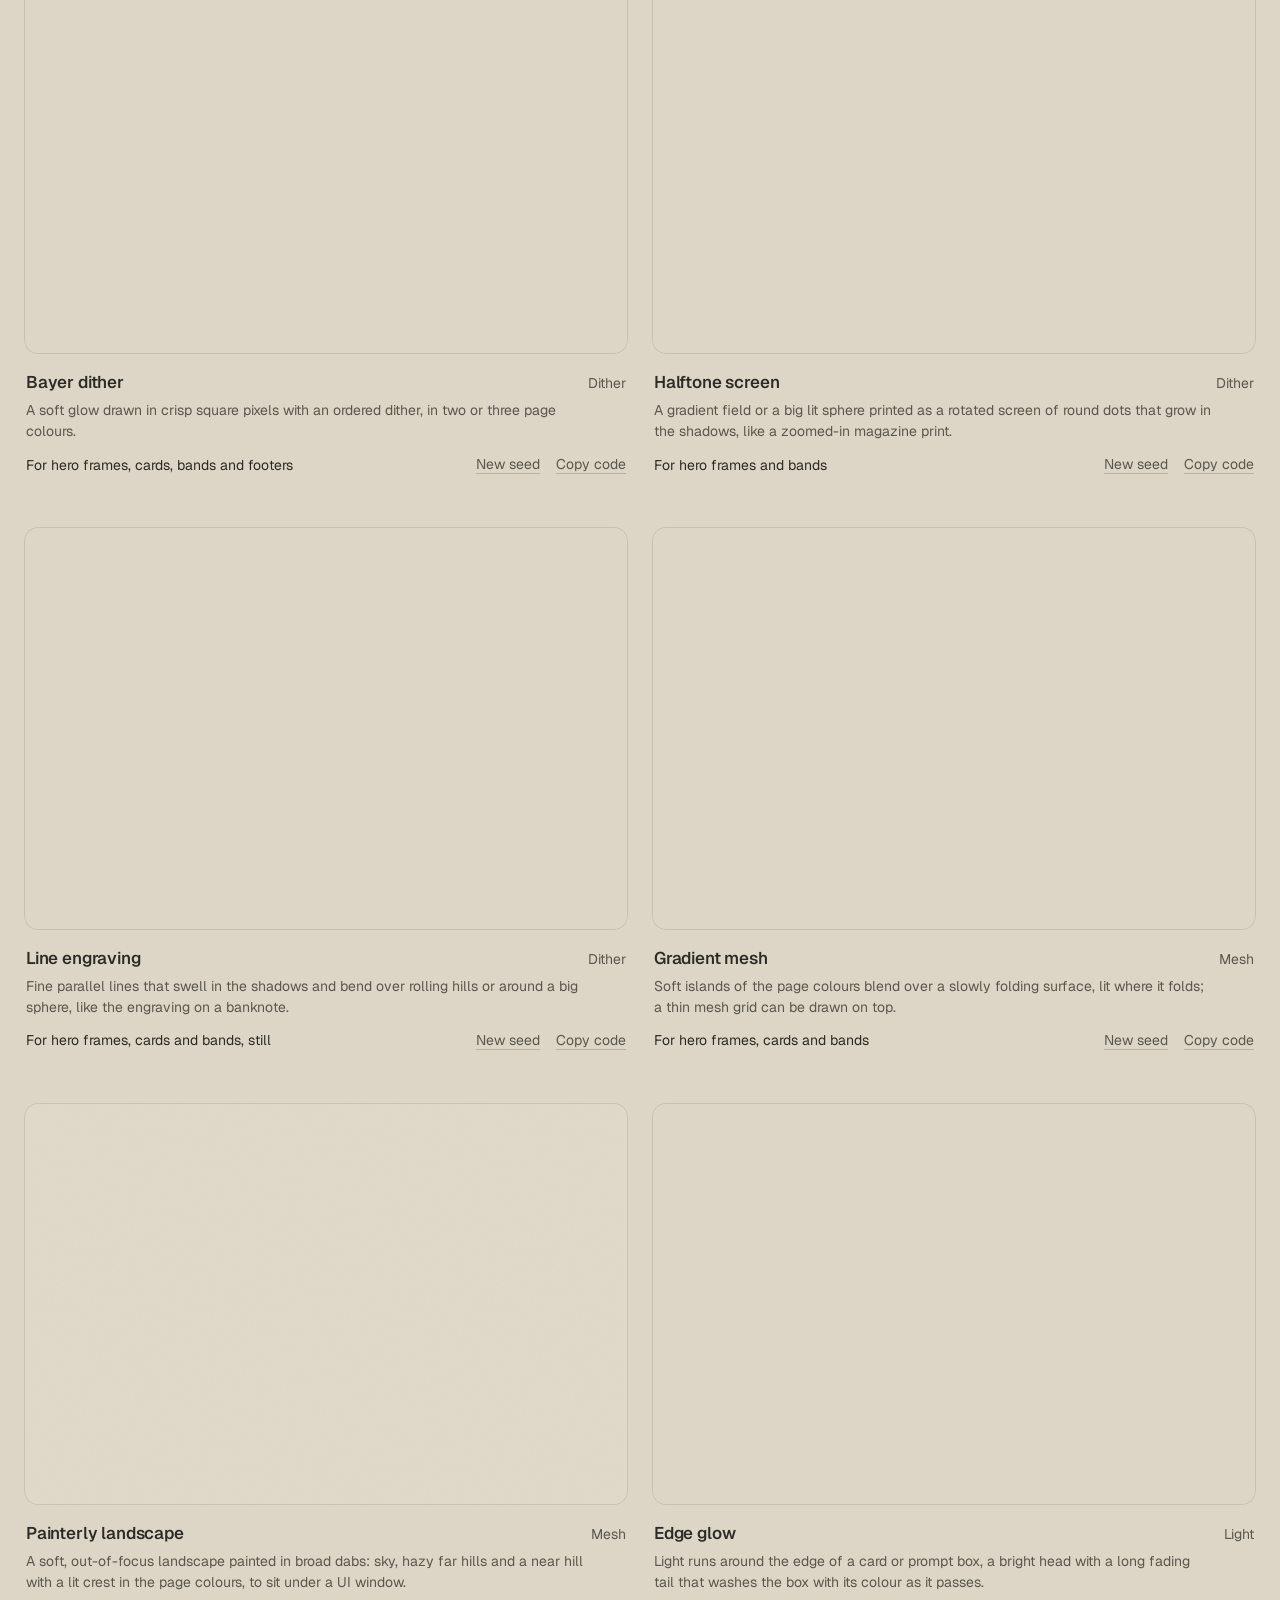
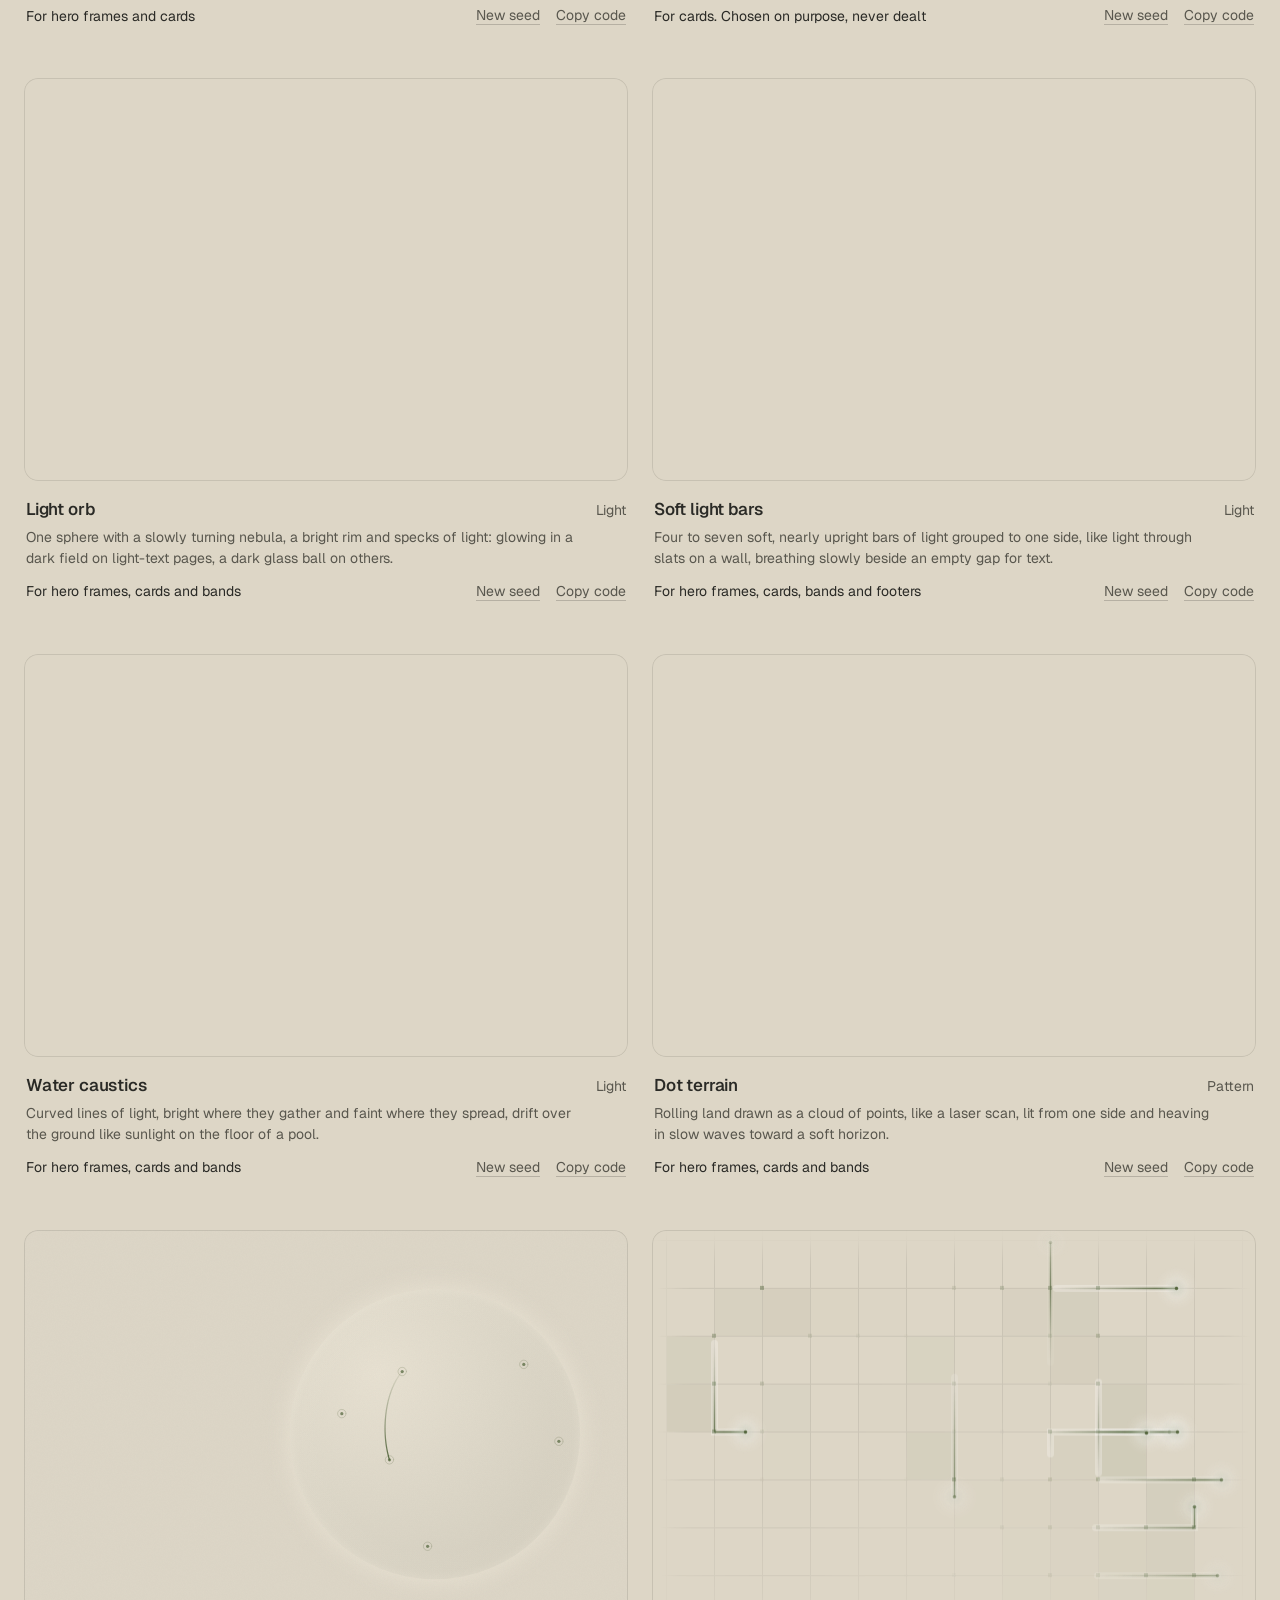
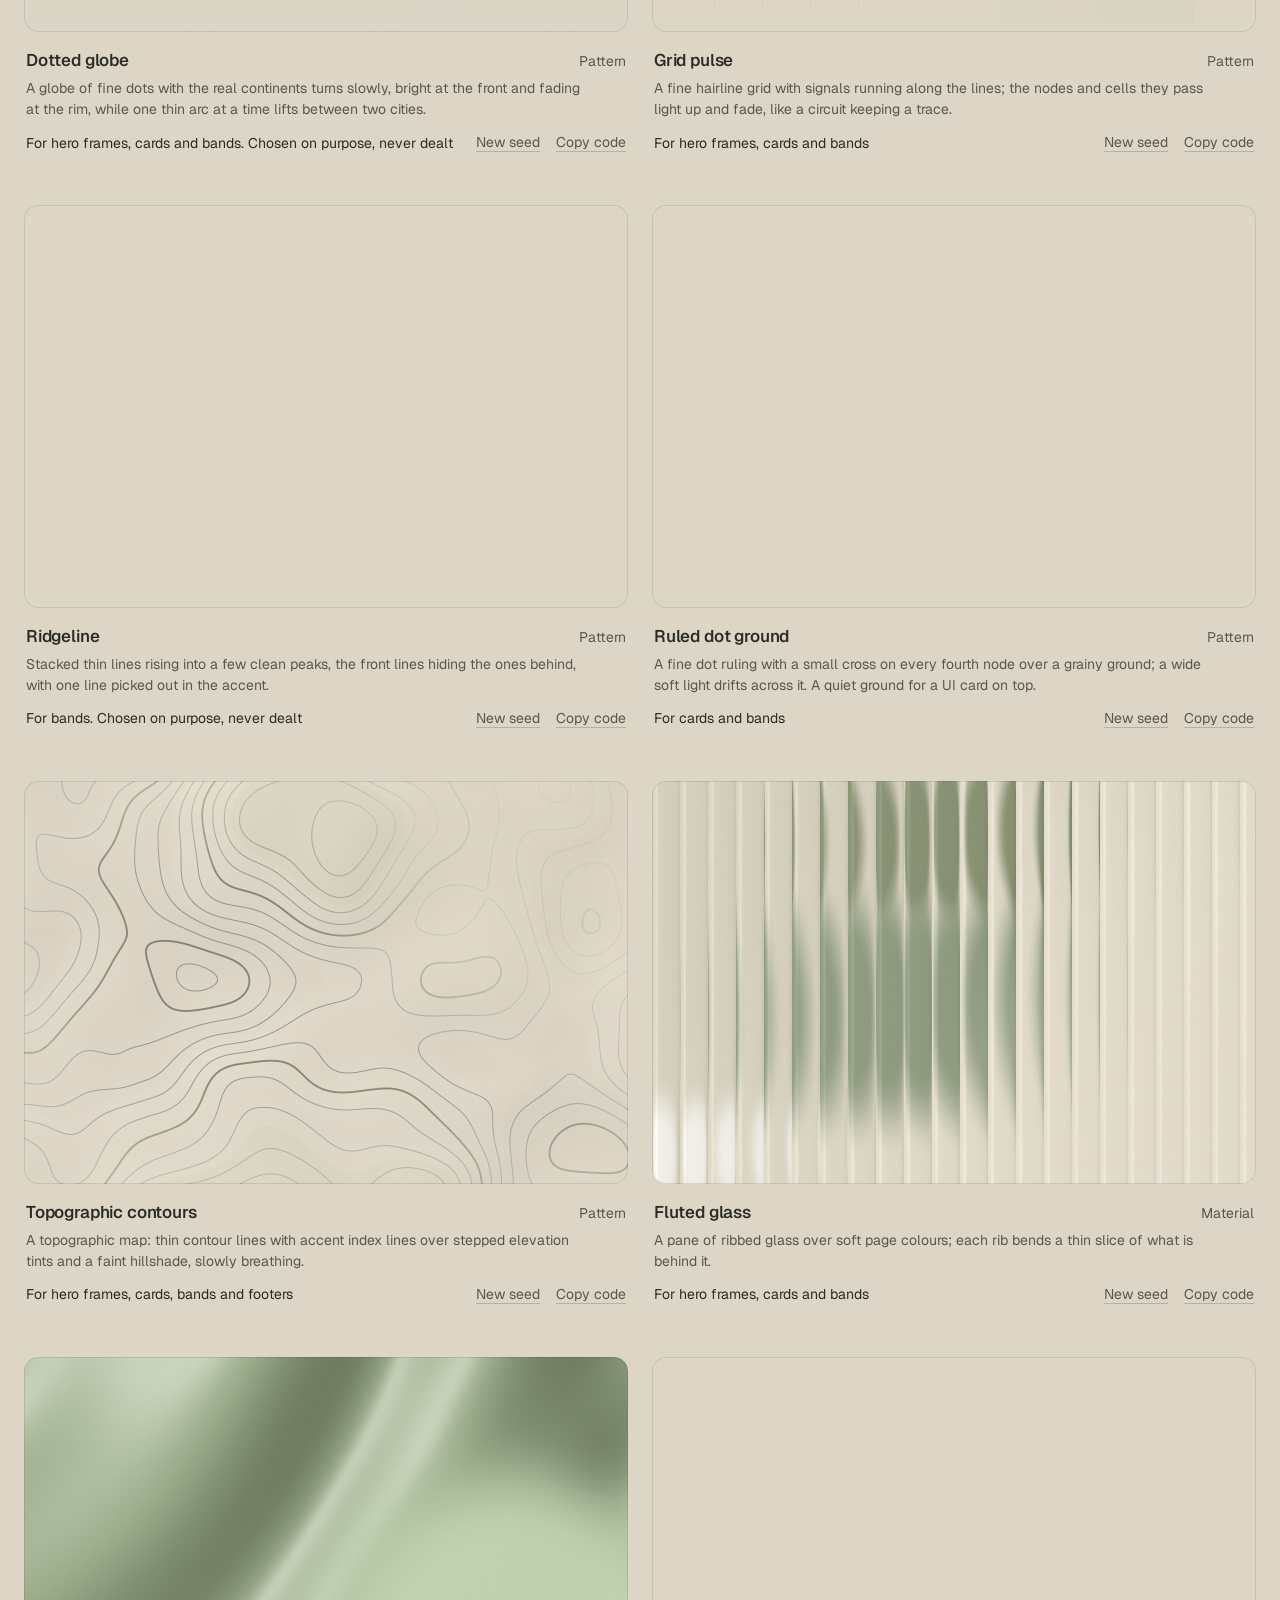
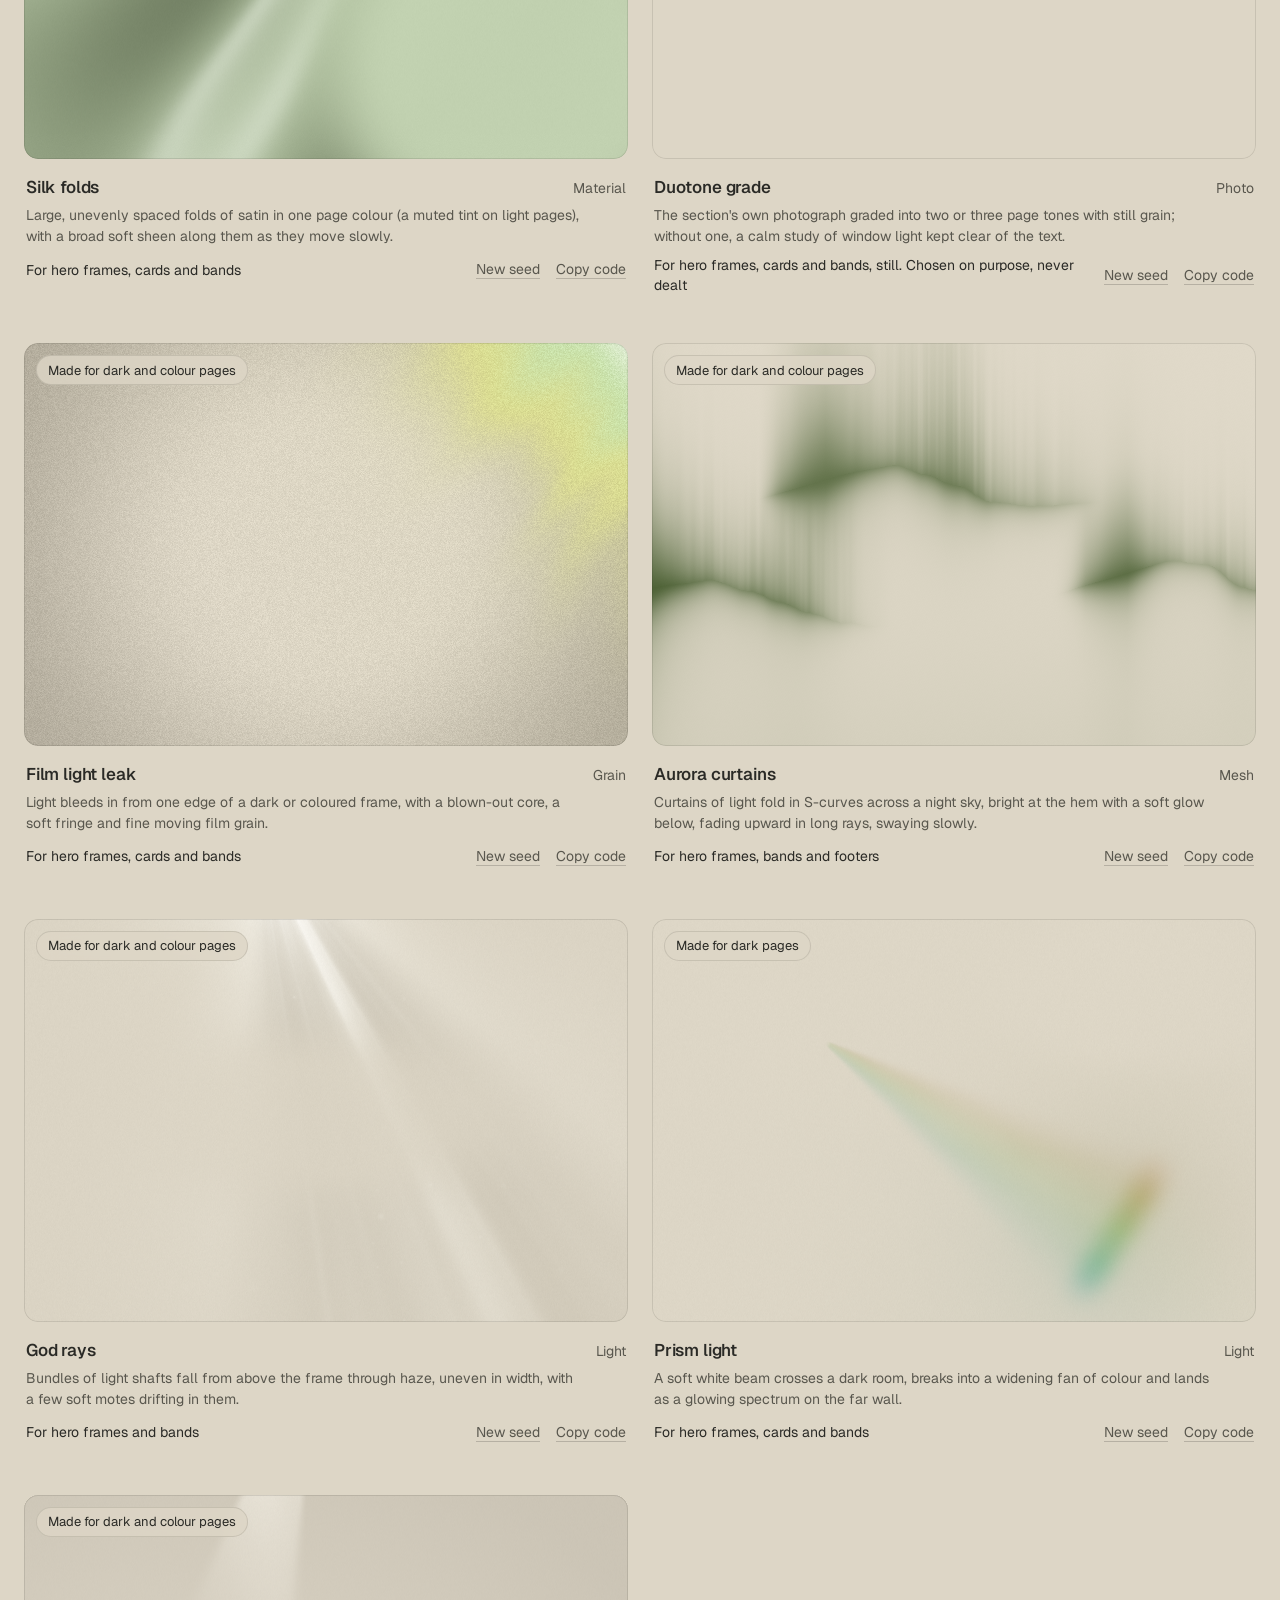
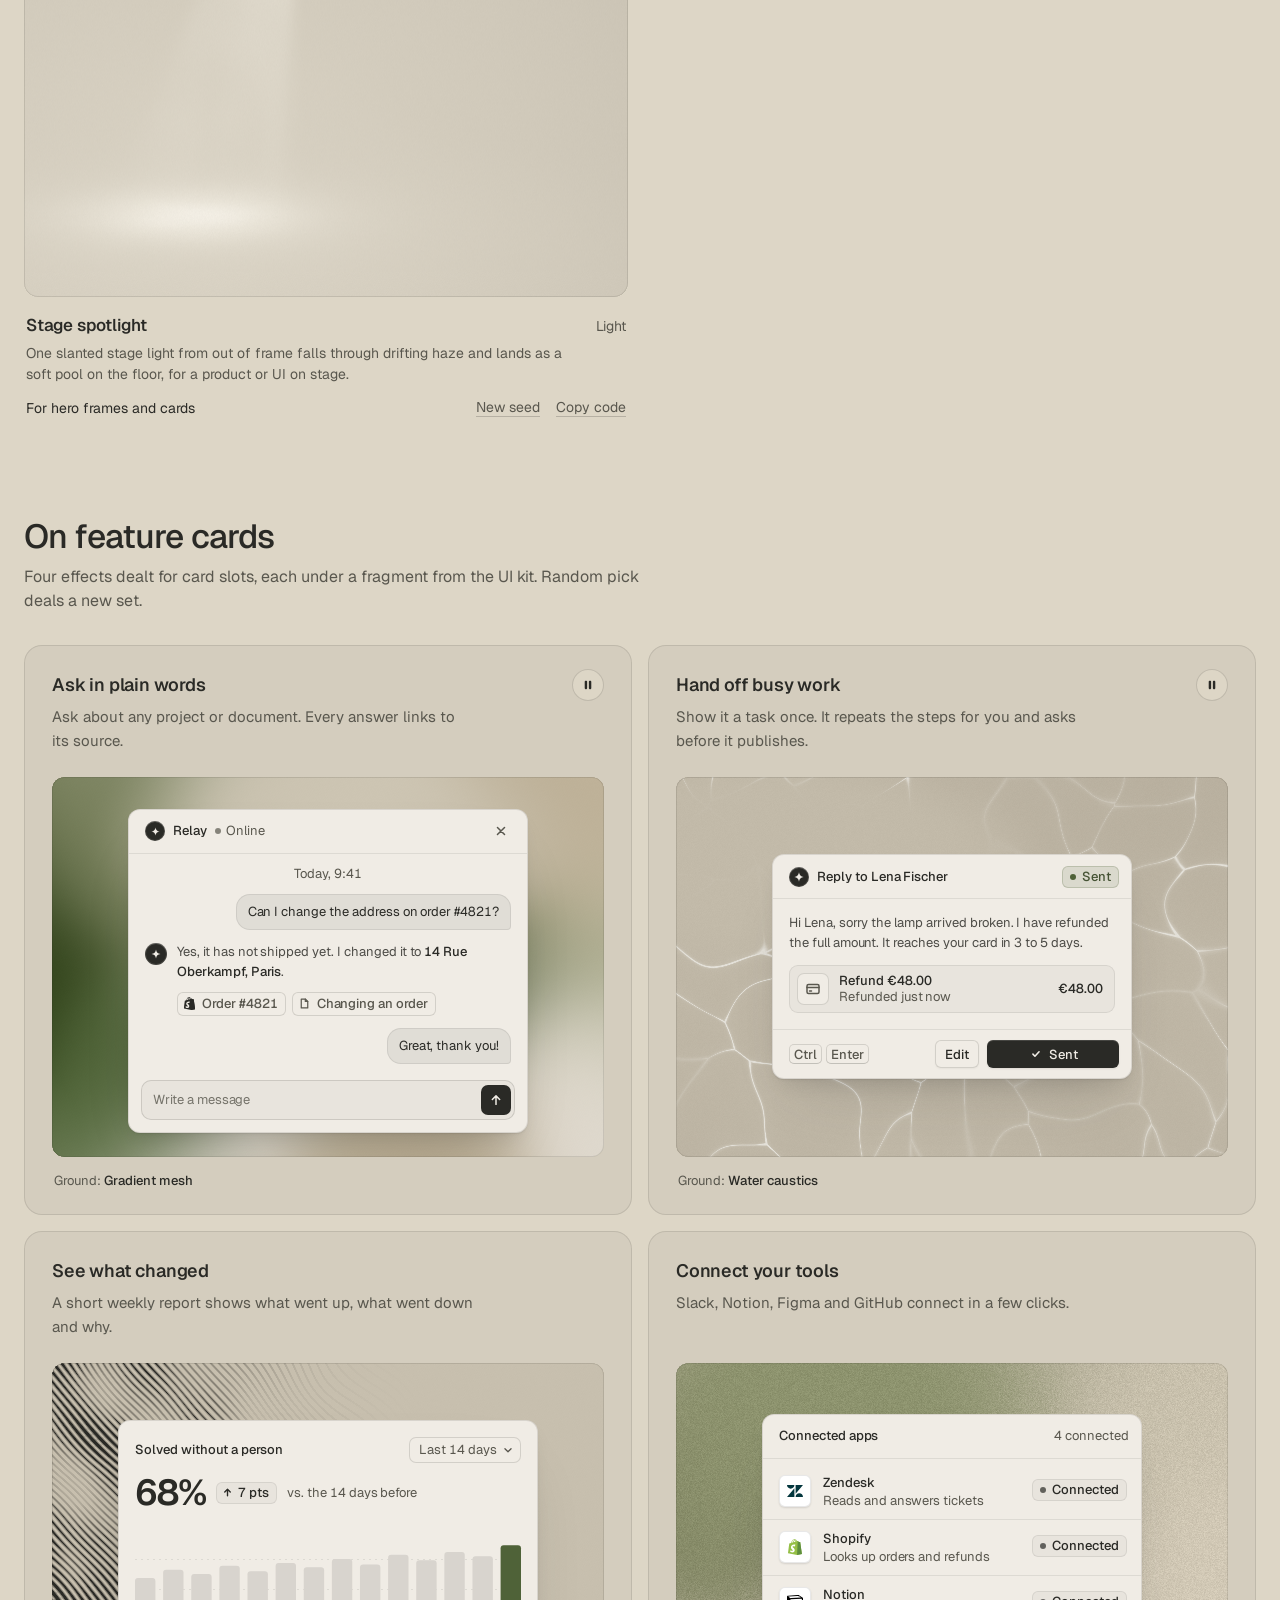
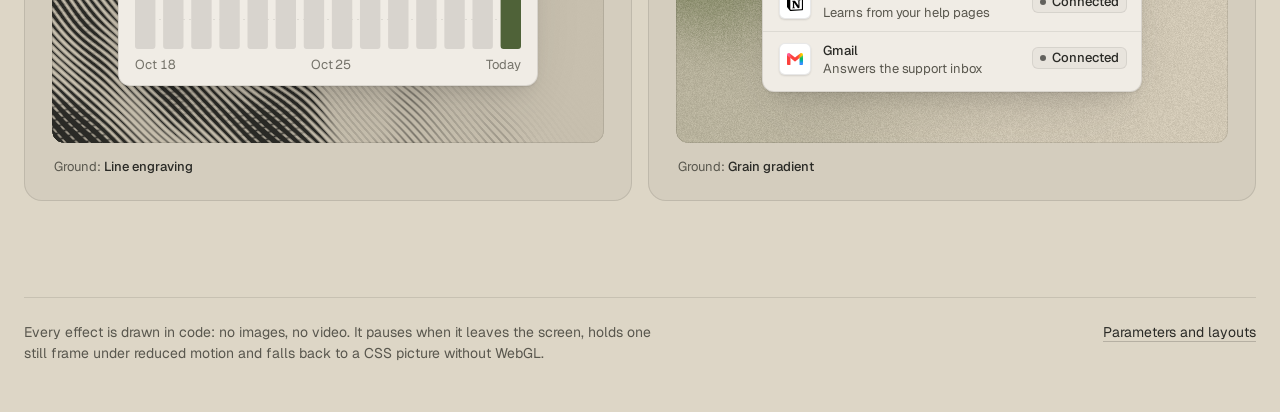
<file: site/assets/effects/gallery.html>
<!doctype html>
<html lang="en">
<head>
<script>window.__tpGlMax = 16;   /* a gallery shows many live effects at once; a page of a site keeps the default 4 (fx.js) */</script>
<meta charset="utf-8">
<meta name="viewport" content="width=device-width, initial-scale=1">
<title>Effects library</title>
<meta name="description" content="Effects drawn in code for hero frames, feature cards and bands, in the page palette.">
<link rel="icon" href="data:,">
<link rel="preconnect" href="https://fonts.googleapis.com">
<link rel="preconnect" href="https://fonts.gstatic.com" crossorigin>
<link href="https://fonts.googleapis.com/css2?family=Geist:wght@100..900&family=Geist+Mono:wght@100..900&display=swap" rel="stylesheet">
<style>
  /* the page palette; the script sets these from the palette switcher */
  :root {
    --bg: #ddd6c6; --surface: #d2cab8; --ink: #2a2a26; --muted: #59574e; --accent: #4f6238; --accent-ink: #ffffff;
    --card: #d2cab8; --panel: #cbc3b1; --win: #eeebe3; --win-surface: #e4e0d6;
    color-scheme: light;
  }
  @media (prefers-color-scheme: dark) {
    :root:not([data-theme="light"]) {
      --bg: #0a0d14; --surface: #131824; --ink: #e9edf3; --muted: #8891a1; --accent: #5ab9fc; --accent-ink: #0a0d14;
      --card: #131824; --panel: #0a0d14; --win: #1d2230; --win-surface: #262c3b;
      color-scheme: dark;
    }
  }
  :root[data-theme="dark"] {
    --bg: #0a0d14; --surface: #131824; --ink: #e9edf3; --muted: #8891a1; --accent: #5ab9fc; --accent-ink: #0a0d14;
    --card: #131824; --panel: #0a0d14; --win: #1d2230; --win-surface: #262c3b;
    color-scheme: dark;
  }
  :root {
    --line: color-mix(in oklab, var(--ink) 12%, transparent);
    --line-2: color-mix(in oklab, var(--ink) 22%, transparent);
    --chip: color-mix(in oklab, var(--ink) 6%, var(--bg));
    --font: "Geist", ui-sans-serif, system-ui, -apple-system, "Segoe UI", Roboto, "Helvetica Neue", Arial, sans-serif;
    --mono: "Geist Mono", ui-monospace, "SFMono-Regular", Consolas, monospace;
    --wrap: 1320px;
    --gut: 24px;
  }
  * { box-sizing: border-box; }
  html { -webkit-text-size-adjust: 100%; scroll-behavior: smooth; }
  @media (prefers-reduced-motion: reduce) { html { scroll-behavior: auto; } }
  body {
    margin: 0; background: var(--bg); color: var(--ink);
    font: 15px/1.5 var(--font); -webkit-font-smoothing: antialiased; font-feature-settings: "ss01" 0;
    overflow-x: hidden;
  }
  button, select { font: inherit; color: inherit; }
  :focus-visible { outline: 2px solid var(--accent); outline-offset: 2px; }
  .wrap { max-width: calc(var(--wrap) + 2 * var(--gut)); margin: 0 auto; padding: 0 var(--gut); }

  /* top bar */
  .top { position: sticky; top: 0; z-index: 50; background: color-mix(in oklab, var(--bg) 86%, transparent);
    backdrop-filter: blur(16px) saturate(1.2); -webkit-backdrop-filter: blur(16px) saturate(1.2); border-bottom: 1px solid var(--line); }
  .top-in { display: flex; align-items: center; gap: 12px 8px; padding-top: 12px; padding-bottom: 12px; }
  .top-in .controls { margin-left: auto; }
  .brand { display: flex; align-items: baseline; gap: 12px; min-width: 0; }
  .brand b { font-size: 15px; font-weight: 600; letter-spacing: -0.01em; white-space: nowrap; }
  .brand span { color: var(--muted); font-size: 14px; white-space: nowrap; }
  .controls { display: flex; align-items: center; gap: 8px; flex-wrap: wrap; }
  .seg { display: inline-flex; padding: 3px; border-radius: 10px; background: var(--chip); box-shadow: inset 0 0 0 1px var(--line); }
  .seg button { height: 30px; border: 0; background: transparent; padding: 0 12px; border-radius: 7px; cursor: pointer; color: var(--muted); font-size: 14px; }
  .seg button[aria-pressed="true"] { background: var(--bg); color: var(--ink); box-shadow: 0 0 0 1px var(--line), 0 1px 2px rgb(0 0 0 / 0.08); }
  .btn, .select {
    height: 36px; padding: 0 14px; border-radius: 10px; border: 0; background: var(--bg); color: var(--ink);
    box-shadow: inset 0 0 0 1px var(--line-2); cursor: pointer; display: inline-flex; align-items: center; gap: 8px;
    font-size: 14px; font-weight: 500; white-space: nowrap;
  }
  .btn:hover, .select:hover { box-shadow: inset 0 0 0 1px color-mix(in oklab, var(--ink) 38%, transparent); }
  .btn--primary { background: var(--accent); color: var(--accent-ink); box-shadow: none; }
  .btn--primary:hover { box-shadow: none; background: color-mix(in oklab, var(--accent) 88%, var(--ink)); }
  .btn svg { width: 16px; height: 16px; flex: none; }
  .select { max-width: 220px; padding-right: 10px; }

  /* hero: a dealt hero effect with text in its calm area */
  .hero { position: relative; margin-top: 24px; height: clamp(480px, 68vh, 660px); border-radius: 20px; overflow: hidden;
    display: flex; flex-direction: column; justify-content: flex-end; }
  .hero::after, .stage::after, .panel::after { content: ""; position: absolute; inset: 0; border-radius: inherit; box-shadow: inset 0 0 0 1px var(--line); pointer-events: none; z-index: 2; }
  .hero-copy { position: relative; z-index: 1; padding: 56px; max-width: 760px; }
  .hero h1 { max-width: 9.5em; margin: 0 0 18px; font-size: clamp(38px, 3.4vw + 10px, 62px); line-height: 1.02; letter-spacing: -0.035em; font-weight: 520; text-wrap: balance; }
  .hero p { margin: 0; max-width: 44ch; font-size: 18px; line-height: 28px; color: var(--muted); text-wrap: pretty; }
  .hero-tag { position: absolute; right: 20px; bottom: 20px; z-index: 3; }
  .tag { display: inline-flex; align-items: center; gap: 8px; height: 30px; padding: 0 12px; border-radius: 999px; font-size: 13px;
    background: color-mix(in oklab, var(--bg) 82%, transparent); color: var(--ink); box-shadow: inset 0 0 0 1px var(--line);
    backdrop-filter: blur(10px); -webkit-backdrop-filter: blur(10px); white-space: nowrap; }
  .tag span { color: var(--muted); }

  /* sections */
  section { padding-top: 96px; }
  .sec-head { display: flex; align-items: flex-end; justify-content: space-between; gap: 24px 48px; flex-wrap: wrap; margin-bottom: 32px; }
  .sec-head h2 { margin: 0 0 10px; font-size: clamp(28px, 1.2vw + 18px, 36px); line-height: 1.1; letter-spacing: -0.025em; font-weight: 520; }
  .sec-head p { margin: 0; color: var(--muted); max-width: 56ch; font-size: 16px; line-height: 24px; text-wrap: pretty; }
  .filters { display: flex; flex-wrap: wrap; gap: 6px; }
  .filters button { height: 32px; padding: 0 12px; border-radius: 999px; border: 0; cursor: pointer; font-size: 14px; color: var(--muted);
    background: transparent; box-shadow: inset 0 0 0 1px var(--line); }
  .filters button b { font-weight: 500; }
  .filters button span { margin-left: 6px; font-variant-numeric: tabular-nums; opacity: 0.75; }
  .filters button[aria-pressed="true"] { background: var(--ink); color: var(--bg); box-shadow: none; }

  /* the grid of every effect: one size of tile, labels under the picture */
  .grid { display: grid; grid-template-columns: repeat(2, minmax(0, 1fr)); gap: 48px 24px; }
  .tile { min-width: 0; display: flex; flex-direction: column; }
  .tile[hidden] { display: none; }
  .stage { position: relative; aspect-ratio: 3 / 2; border-radius: 14px; overflow: hidden; background: var(--bg); }
  .badge { position: absolute; top: 12px; left: 12px; z-index: 3; }
  .info { padding: 16px 2px 0; display: grid; gap: 6px; }
  .info-top { display: flex; align-items: baseline; justify-content: space-between; gap: 16px; }
  .info h3 { margin: 0; font-size: 17px; line-height: 24px; font-weight: 560; letter-spacing: -0.01em; }
  .fam { flex: none; font-size: 14px; color: var(--muted); }
  .look { margin: 0; color: var(--muted); font-size: 14px; line-height: 21px; max-width: 62ch; min-height: 42px;
    display: -webkit-box; -webkit-line-clamp: 2; -webkit-box-orient: vertical; overflow: hidden; }
  .info-foot { display: flex; align-items: center; justify-content: space-between; gap: 16px; margin-top: 2px; }
  .for { margin: 0; font-size: 14px; line-height: 20px; }
  .links { flex: none; display: flex; gap: 16px; }
  .links button { border: 0; background: none; padding: 4px 0; cursor: pointer; font-size: 14px; color: var(--muted);
    text-decoration: underline; text-decoration-color: var(--line-2); text-underline-offset: 4px; }
  .links button:hover { color: var(--ink); text-decoration-color: currentColor; }

  /* feature cards: an effect ground in the inset panel and a UI fragment on top */
  .cards { display: grid; grid-template-columns: repeat(2, minmax(0, 1fr)); gap: 16px; }
  .card { background: var(--card); border-radius: 18px; padding: 28px 28px 24px; box-shadow: inset 0 0 0 1px var(--line); display: flex; flex-direction: column; min-width: 0; }
  .card h3 { margin: 0 0 8px; font-size: 18px; line-height: 24px; font-weight: 560; letter-spacing: -0.01em; }
  .card > p:not(.ground) { margin: 0; color: var(--muted); font-size: 15px; line-height: 24px; max-width: 44ch; min-height: 48px; text-wrap: pretty; }
  .panel { position: relative; margin-top: 24px; height: 380px; border-radius: 12px; overflow: hidden; display: grid; place-items: center; padding: 32px; }
  .panel--bleed { place-items: end center; padding-bottom: 0; }
  .panel--bleed > .slot { margin-bottom: -48px; }
  .slot { position: relative; z-index: 1; max-width: 100%;
    --ui-font: var(--font); --ui-mono: var(--mono); --ui-radius: 12px;
    --fx-bg: var(--win); --fx-surface: var(--win-surface); --fx-ink: var(--ink); --fx-muted: var(--muted);
    --fx-accent: var(--accent); --fx-accent-ink: var(--accent-ink); }
  .ground { margin: 14px 2px 0; font-size: 13px; line-height: 20px; color: var(--muted); }
  .ground b { font-weight: 500; color: var(--ink); }

  .foot { padding-top: 96px; padding-bottom: 48px; }
  .foot-in > div { border-top: 1px solid var(--line); padding-top: 24px; display: flex; justify-content: space-between; gap: 16px 48px; flex-wrap: wrap; color: var(--muted); font-size: 14px; }
  .foot-in p { margin: 0; max-width: 72ch; }
  .foot a { color: var(--ink); text-underline-offset: 4px; text-decoration-color: var(--line-2); }
  .empty { padding: 64px 0; color: var(--muted); }

  .toast { position: fixed; left: 50%; bottom: 24px; z-index: 60; transform: translate(-50%, 16px); opacity: 0; pointer-events: none;
    max-width: calc(100vw - 32px); padding: 10px 16px; border-radius: 12px; background: var(--ink); color: var(--bg); font-size: 14px;
    transition: opacity .2s ease, transform .2s ease; }
  .toast.on { opacity: 1; transform: translate(-50%, 0); }

  @media (max-width: 1080px) {
    .hero-copy { padding: 40px; }
  }
  @media (max-width: 860px) {
    .grid, .cards { grid-template-columns: minmax(0, 1fr); }
    .grid { gap: 40px; }
  }
  @media (max-width: 720px) {
    :root { --gut: 16px; }
    .top { position: static; }
    .brand span, .select { display: none; }
    .top-in { display: grid; grid-template-columns: 1fr auto; grid-template-areas: "brand deal" "controls controls"; }
    .brand { grid-area: brand; }
    #deal { grid-area: deal; }
    .top-in .controls { grid-area: controls; margin-left: 0; flex-wrap: nowrap; }
    .seg { flex: 1; }
    .seg button { flex: 1; }
    .hero { margin-top: 16px; height: 560px; border-radius: 16px; }
    .hero-copy { padding: 28px 24px 72px; }
    .hero p { font-size: 16px; line-height: 24px; }
    .hero-tag { left: 24px; right: auto; bottom: 20px; }
    section { padding-top: 72px; }
    .card { padding: 20px; }
    .panel { height: 340px; padding: 20px 16px; }
    .info-foot { flex-wrap: wrap; }
  }
</style>
</head>
<body>
<header class="top">
  <div class="wrap top-in">
    <div class="brand"><b>Effects library</b><span id="count"></span></div>
    <div class="controls">
      <div class="seg" role="group" aria-label="Palette kind">
        <button type="button" data-kind="light">Light</button>
        <button type="button" data-kind="dark">Dark</button>
        <button type="button" data-kind="colour">Colour</button>
      </div>
      <select class="select" id="pal" aria-label="Palette"></select>
      <button type="button" class="btn" id="pause" aria-pressed="false">Pause</button>
    </div>
    <button type="button" class="btn btn--primary" id="deal">
        <svg viewBox="0 0 16 16" aria-hidden="true"><path d="M2.5 4.5h2.2c1.2 0 2 .6 2.7 1.6l1.2 1.8c.7 1 1.5 1.6 2.7 1.6h2.2M11.6 2.5l2 2-2 2M2.5 11.5h2.2c.9 0 1.6-.3 2.2-.9M11.6 9.5l2 2-2 2M9.3 5.4c.6-.6 1.3-.9 2.1-.9" fill="none" stroke="currentColor" stroke-width="1.5" stroke-linecap="round" stroke-linejoin="round"/></svg>
        Random pick
    </button>
  </div>
</header>

<main>
  <div class="wrap">
    <div class="hero" id="hero">
      <div class="hero-copy">
        <h1>Effects for hero frames and feature cards</h1>
        <p id="lede">Grain, dither, mesh, light, liquid, pattern and material grounds, drawn in code. Every colour comes from the page palette, and each page is dealt its own at random.</p>
      </div>
      <div class="hero-tag"><span class="tag" id="hero-tag"><span>Hero</span> <b></b></span></div>
    </div>
  </div>

  <section id="all">
    <div class="wrap">
      <div class="sec-head">
        <div>
          <h2>All effects</h2>
          <p>Each one live, in the palette above. A tile names the effect, its family and the slots it is made for.</p>
        </div>
        <div class="filters" id="filters" role="group" aria-label="Family"></div>
      </div>
      <div class="grid" id="grid"></div>
    </div>
  </section>

  <section id="cards">
    <div class="wrap">
      <div class="sec-head">
        <div>
          <h2>On feature cards</h2>
          <p>Four effects dealt for card slots, each under a fragment from the UI kit. Random pick deals a new set.</p>
        </div>
      </div>
      <div class="cards">
        <article class="card">
          <h3>Ask in plain words</h3>
          <p>Ask about any project or document. Every answer links to its source.</p>
          <div class="panel" data-card="0"><div class="slot" data-ui-load="chat"></div></div>
          <p class="ground">Ground: <b></b></p>
        </article>
        <article class="card">
          <h3>Hand off busy work</h3>
          <p>Show it a task once. It repeats the steps for you and asks before it publishes.</p>
          <div class="panel" data-card="1"><div class="slot" data-ui-load="cursor"></div></div>
          <p class="ground">Ground: <b></b></p>
        </article>
        <article class="card">
          <h3>See what changed</h3>
          <p>A short weekly report shows what went up, what went down and why.</p>
          <div class="panel" data-card="2"><div class="slot" data-ui-load="stat"></div></div>
          <p class="ground">Ground: <b></b></p>
        </article>
        <article class="card">
          <h3>Connect your tools</h3>
          <p>Slack, Notion, Figma and GitHub connect in a few clicks.</p>
          <div class="panel" data-card="3"><div class="slot" data-ui-load="integrations"></div></div>
          <p class="ground">Ground: <b></b></p>
        </article>
      </div>
    </div>
  </section>

  <footer class="foot">
    <div class="wrap foot-in"><div>
      <p>Every effect is drawn in code: no images, no video. It pauses when it leaves the screen, holds one still frame under reduced motion and falls back to a CSS picture without WebGL.</p>
      <p><a id="lab" href="lab.html">Parameters and layouts</a></p>
    </div></div>
  </footer>
</main>
<div class="toast" id="toast" role="status" aria-live="polite"></div>

<script id="paths" type="application/json">{"fx": "./", "ui": "../ui/"}</script>
<script id="palettes" type="application/json">[{"id":"white-link-blue","name":"Sheet and biro","bg":"#ffffff","surface":"#f4f4f4","ink":"#111111","muted":"#6b6b6b","accent":"#1a4be0","accentInk":"#ffffff"},{"id":"cool-white-slate","name":"Frost and slate","bg":"#f7f9fa","surface":"#ecf0f2","ink":"#1f3038","muted":"#5d6b72","accent":"#0d7480","accentInk":"#ffffff"},{"id":"rose-grey-green","name":"Rose grey, green","bg":"#ebe5e3","surface":"#e1dad7","ink":"#2b2622","muted":"#6a615d","accent":"#0f7d45","accentInk":"#ffffff"},{"id":"paper-grey-brass","name":"Newsprint and brass","bg":"#e8e8e3","surface":"#dcdcd6","ink":"#181715","muted":"#63625c","accent":"#bfb21a","accentInk":"#181715"},{"id":"stone-blueprint","name":"Stone and blueprint","bg":"#dfdedb","surface":"#d3d2ce","ink":"#26251e","muted":"#5f5d55","accent":"#2456d6","accentInk":"#ffffff"},{"id":"white-navy-tab","name":"Navy on white","bg":"#ffffff","surface":"#f4f4f2","ink":"#1f2b4d","muted":"#6a7186","accent":"#f7941d","accentInk":"#1f2b4d"},{"id":"three-stones","name":"Three stones","bg":"#eeecea","surface":"#e4e1dd","ink":"#333231","muted":"#6b6763","accent":"#5c6b54","accentInk":"#ffffff"},{"id":"putty-black-teal","name":"Putty and black","bg":"#dedad3","surface":"#d3cec6","ink":"#0a0a0a","muted":"#5c5852","accent":"#256f82","accentInk":"#ffffff"},{"id":"moss-sand","name":"Sand and moss","bg":"#ddd6c6","surface":"#d2cab8","ink":"#2a2a26","muted":"#59574e","accent":"#4f6238","accentInk":"#ffffff"},{"id":"green-mat-chocolate","name":"Bone, green, chocolate","bg":"#e5e1d8","surface":"#dad5ca","ink":"#2a1d17","muted":"#6b5b51","accent":"#456f3a","accentInk":"#ffffff"},{"id":"lunar-grey-bronze","name":"Lunar and bronze","bg":"#111111","surface":"#1c1c1c","ink":"#f2f2f2","muted":"#8f8f8f","accent":"#a08672","accentInk":"#111111"},{"id":"blue-black-cornflower","name":"Night and sky blue","bg":"#0a0d14","surface":"#131824","ink":"#e9edf3","muted":"#8891a1","accent":"#5ab9fc","accentInk":"#0a0d14"},{"id":"green-black-bone","name":"Green-black and bone","bg":"#161c1a","surface":"#1f2725","ink":"#e3e2da","muted":"#8e948d","accent":"#9fc7b8","accentInk":"#161c1a"},{"id":"black-crimson","name":"Black and crimson","bg":"#0a0a0a","surface":"#151515","ink":"#efefef","muted":"#8c8c8c","accent":"#b11226","accentInk":"#ffffff"},{"id":"forest-pale-lime","name":"Forest and lime","bg":"#0f1f10","surface":"#162a17","ink":"#ffffff","muted":"#9aa39a","accent":"#c6f19d","accentInk":"#0f1f10"},{"id":"charcoal-room-sage","name":"Charcoal and sage","bg":"#1c1c1c","surface":"#262626","ink":"#f1f1ef","muted":"#9a9b96","accent":"#8fa68e","accentInk":"#1c1c1c"},{"id":"warm-black-gold","name":"Warm black, gold","bg":"#0c0a08","surface":"#181512","ink":"#ffffff","muted":"#8f8a84","accent":"#c9a45a","accentInk":"#0c0a08"},{"id":"graphite-safety-orange","name":"Graphite and orange","bg":"#18191b","surface":"#222427","ink":"#eff0f1","muted":"#9c9ea3","accent":"#ff4a1f","accentInk":"#18191b"},{"id":"soot-pale-lime","name":"Soot and lime","bg":"#0f0f0f","surface":"#1a1a1a","ink":"#ffffff","muted":"#8f8f8f","accent":"#dafa9c","accentInk":"#0f0f0f"},{"id":"plum-black-pink","name":"Plum-black and pink","bg":"#0d060b","surface":"#1b0e17","ink":"#ffffff","muted":"#9a8f97","accent":"#ff488b","accentInk":"#0d060b"},{"id":"white-signal-red","name":"Signal red, white","bg":"#ffffff","surface":"#f2f2f2","ink":"#0a0a0a","muted":"#6b6b6b","accent":"#d92b21","accentInk":"#ffffff"},{"id":"white-mint-tiles","name":"Greys and mint","bg":"#ffffff","surface":"#f3f3f3","ink":"#232323","muted":"#6e6e6e","accent":"#a1ffcb","accentInk":"#232323"},{"id":"cool-grey-cobalt","name":"Cool grey, cobalt","bg":"#eef0f3","surface":"#e2e5ea","ink":"#0b0c0e","muted":"#5d6470","accent":"#1f2de6","accentInk":"#ffffff"},{"id":"offwhite-bottle-yellow","name":"Bottle ink, yellow","bg":"#f7f7f7","surface":"#ebebeb","ink":"#0d2a1c","muted":"#5f6b64","accent":"#f6e016","accentInk":"#0d2a1c"},{"id":"teal-on-paper","name":"Teal on paper","bg":"#f7f9f8","surface":"#ebf0ee","ink":"#06525c","muted":"#2f737d","accent":"#06525c","accentInk":"#f7f9f8"},{"id":"navy-pink","name":"Navy and pink","bg":"#1a2039","surface":"#212846","ink":"#f9a3c0","muted":"#b9879c","accent":"#f9a3c0","accentInk":"#1a2039"},{"id":"blush-aubergine","name":"Blush and aubergine","bg":"#edccbe","surface":"#e8c2b2","ink":"#351a2b","muted":"#6c4857","accent":"#351a2b","accentInk":"#edccbe"},{"id":"cobalt-on-sand","name":"Cobalt on sand","bg":"#e6dbc7","surface":"#ddd0b9","ink":"#062b8a","muted":"#3a5aa8","accent":"#062b8a","accentInk":"#e6dbc7"},{"id":"oxblood-grey","name":"Oxblood and grey","bg":"#e2e2e2","surface":"#d6d6d6","ink":"#7d0c14","muted":"#7a4a4e","accent":"#7d0c14","accentInk":"#e2e2e2"},{"id":"olive-on-bone","name":"Olive on bone","bg":"#ecebe7","surface":"#e1dfd9","ink":"#38450f","muted":"#5d683a","accent":"#38450f","accentInk":"#ecebe7"},{"id":"burgundy-bubblegum","name":"Burgundy and bubblegum","bg":"#3d0012","surface":"#4d0519","ink":"#ff99d3","muted":"#c77aa0","accent":"#ff99d3","accentInk":"#3d0012"},{"id":"bottle-green-gold","name":"Bottle green, gold","bg":"#133621","surface":"#1a4429","ink":"#f4d96c","muted":"#b3a55e","accent":"#f4d96c","accentInk":"#133621"},{"id":"cobalt-field","name":"Cobalt field","bg":"#0034eb","surface":"#002fd6","ink":"#ffffff","muted":"#dfe4f2","accent":"#e9e34a","accentInk":"#111111"},{"id":"mustard-field","name":"Mustard and black","bg":"#e1ac10","surface":"#cd9d0f","ink":"#0b0b0b","muted":"#4d3d0a","accent":"#24338f","accentInk":"#ffffff"},{"id":"carmine-field","name":"Carmine field","bg":"#9c1220","surface":"#8a101c","ink":"#ffffff","muted":"#f0b9bd","accent":"#ffd9dc","accentInk":"#9c1220"},{"id":"pink-field-lime","name":"Bubblegum and lime","bg":"#ff87ab","surface":"#ff739d","ink":"#0a0a0a","muted":"#6b1f3a","accent":"#def915","accentInk":"#0a0a0a"},{"id":"sky-field-navy","name":"Sky and navy","bg":"#6bb4ee","surface":"#7dbdf0","ink":"#0e1822","muted":"#1b3d5c","accent":"#ff5a1f","accentInk":"#0e1822"},{"id":"orange-field-black","name":"Orange and black","bg":"#ff7a1f","surface":"#ff8633","ink":"#050f16","muted":"#5a2306","accent":"#050f16","accentInk":"#ff7a1f"},{"id":"tobacco-olive","name":"Tobacco and olive","bg":"#472913","surface":"#55321a","ink":"#e4e0cf","muted":"#b39f84","accent":"#525e1b","accentInk":"#e4e0cf"},{"id":"poster-chapters","name":"Poster chapters","bg":"#e6e0d2","surface":"#dcd5c5","ink":"#1a1a1a","muted":"#5f5b52","accent":"#18bc42","accentInk":"#1a1a1a"},{"id":"blue-red-black","name":"Blue, red, black","bg":"#ffffff","surface":"#f3f3f3","ink":"#0a0a0a","muted":"#6b6b6b","accent":"#1f30e0","accentInk":"#ffffff"},{"id":"charcoal-primaries","name":"Charcoal and primaries","bg":"#191919","surface":"#242424","ink":"#ffffff","muted":"#9a9a9a","accent":"#0c7866","accentInk":"#ffffff"},{"id":"ultramarine-yellow","name":"Ultramarine and yellow","bg":"#1423b8","surface":"#1220a6","ink":"#ffffff","muted":"#e4e2d6","accent":"#1fc27a","accentInk":"#0a0a0a"},{"id":"candy-chapters","name":"Candy chapters","bg":"#ffd249","surface":"#f5c63c","ink":"#0a0a0a","muted":"#5e4a0a","accent":"#f53fd6","accentInk":"#0a0a0a"},{"id":"orange-sky-lime","name":"Orange, sky, lime","bg":"#ff8126","surface":"#ff8d3a","ink":"#111111","muted":"#5c2a05","accent":"#de194b","accentInk":"#ffffff"},{"id":"post-red-mustard","name":"Post red, mustard","bg":"#e2dccf","surface":"#d7d0c1","ink":"#2a1110","muted":"#6b524c","accent":"#4a6f84","accentInk":"#ffffff"},{"id":"mint-orange-grey","name":"Grey, mint, orange","bg":"#ffffff","surface":"#f5f5f5","ink":"#000000","muted":"#666666","accent":"#a7ff9c","accentInk":"#000000"},{"id":"report-blocks","name":"Report blocks","bg":"#ffffff","surface":"#f6f6f6","ink":"#000000","muted":"#5f5f5f","accent":"#fe7141","accentInk":"#000000"},{"id":"card-pastels","name":"Card pastels","bg":"#f7f7f5","surface":"#ebebe8","ink":"#000000","muted":"#666662","accent":"#d0106f","accentInk":"#ffffff"},{"id":"mint-pink-accounts","name":"Mint and pink","bg":"#f8f8f8","surface":"#eeeeee","ink":"#0a0a0a","muted":"#6a6a6a","accent":"#1f6b3a","accentInk":"#ffffff"},{"id":"swap-pastels","name":"Swapping pastels","bg":"#c3d7e5","surface":"#d0e0eb","ink":"#141414","muted":"#4a5068","accent":"#0f5257","accentInk":"#ffffff"},{"id":"blush-sage-slate","name":"Blush, sage, slate","bg":"#a6b3bc","surface":"#b2bdc5","ink":"#1c1c1c","muted":"#38424a","accent":"#2c3620","accentInk":"#e3e2da"},{"id":"candy-on-black","name":"Candy on black","bg":"#000000","surface":"#0d0d0d","ink":"#ffffff","muted":"#999999","accent":"#93f1f7","accentInk":"#000000"},{"id":"sky-sand","name":"Sky and sand","bg":"#cbe4f2","surface":"#bcdcee","ink":"#0a0a0a","muted":"#44606e","accent":"#b0298f","accentInk":"#ffffff"},{"id":"studio-grey","name":"Studio grey","bg":"#a8a8aa","surface":"#b4b4b6","ink":"#0e0e0e","muted":"#3a3a3c","accent":"#1f5c49","accentInk":"#ffffff"},{"id":"walnut-tan","name":"Walnut and tan","bg":"#2b2216","surface":"#382d1e","ink":"#e4e2da","muted":"#a39a8b","accent":"#bda38b","accentInk":"#2b2216"}]</script>
<script id="presets" type="application/json">{"light":"moss-sand","dark":"blue-black-cornflower","colour":"cobalt-field"}</script>
<script type="module">
  const $ = s => document.querySelector(s);
  const PATHS = JSON.parse($('#paths').textContent);
  const PALETTES = JSON.parse($('#palettes').textContent);
  const PRESETS = JSON.parse($('#presets').textContent);
  const byId = Object.fromEntries(PALETTES.map(p => [p.id, p]));
  const q = new URLSearchParams(location.search);

  const [{ default: fx }, { pick }] = await Promise.all([import(PATHS.fx + 'fx.js'), import(PATHS.fx + 'pick.js')]);
  const ui = await import(PATHS.ui + 'ui.js').then(m => m.default).catch(() => null);

  $('#lab').href = PATHS.fx + 'lab.html';
  if (q.has('fallback')) fx.config.forceFallback = true;
  if (q.has('webgl1')) fx.config.forceWebGL1 = true;
  if (q.has('time')) fx.setClock(+q.get('time'));

  const FAMILIES = { grain: 'Grain', dither: 'Dither', mesh: 'Mesh', light: 'Light', liquid: 'Liquid', pattern: 'Pattern', material: 'Material', photo: 'Photo' };
  const ORDER = Object.keys(FAMILIES);
  const SLOT_WORDS = { hero: 'hero frames', card: 'cards', band: 'bands', footer: 'footers' };
  const SLOT_ORDER = ['hero', 'card', 'band', 'footer'];
  const KIND_WORDS = { light: 'light', dark: 'dark', colour: 'colour' };
  // seeds that show each effect well in the grid; New seed on a tile deals another
  const SEEDS = {};
  const famName = f => FAMILIES[f] || f[0].toUpperCase() + f.slice(1);
  const andList = a => (a.length < 2 ? a.join('') : `${a.slice(0, -1).join(', ')} and ${a[a.length - 1]}`);

  const tiles = [];
  const cards = [...document.querySelectorAll('[data-card]')].map(el => ({ el, label: el.parentElement.querySelector('.ground b'), ctrl: null, id: null }));
  const hero = { el: $('#hero'), label: $('#hero-tag b'), ctrl: null, id: null };
  let index = null, palette = null, kind = 'light', paused = false, family = q.get('family') || '';

  /* ---------------------------------------------------------------- palette */
  function initialPalette() {
    const key = q.get('palette');
    if (key) return byId[PRESETS[key] || key] || byId[PRESETS.light];
    const dark = window.matchMedia && matchMedia('(prefers-color-scheme: dark)').matches;
    return byId[PRESETS[dark ? 'dark' : 'light']] || PALETTES[0];
  }
  // the card, its inset panel and the UI window on it, all from the page palette
  function derived(p, k) {
    const c = fx.color;
    if (k === 'light') return { card: c.mix(p.bg, p.ink, 0.045), panel: c.mix(p.surface, p.ink, 0.06), win: c.mix(p.bg, '#ffffff', 0.55), winSurface: c.mix(p.bg, '#ffffff', 0.25) };
    if (k === 'dark') return { card: c.mix(p.bg, p.ink, 0.05), panel: p.bg, win: c.mix(p.surface, p.ink, 0.07), winSurface: c.mix(p.surface, p.ink, 0.12) };
    return { card: c.mix(p.bg, p.ink, 0.07), panel: p.bg, win: c.mix(p.surface, p.ink, 0.12), winSurface: c.mix(p.surface, p.ink, 0.18) };
  }
  const cardPalette = () => { const d = derived(palette, kind); return fx.normalizePalette({ ...palette, bg: d.panel, surface: d.card }); };

  function applyVars() {
    const r = document.documentElement;
    const d = derived(palette, kind);
    const vars = { bg: palette.bg, surface: palette.surface, ink: palette.ink, muted: palette.muted, accent: palette.accent, 'accent-ink': palette.accentInk,
      card: d.card, panel: d.panel, win: d.win, 'win-surface': d.winSurface };
    for (const [k, v] of Object.entries(vars)) r.style.setProperty('--' + k, v);
    r.dataset.theme = kind === 'light' ? 'light' : 'dark';
    r.style.colorScheme = kind === 'light' ? 'light' : 'dark';
    for (const b of document.querySelectorAll('.seg button')) b.setAttribute('aria-pressed', String(b.dataset.kind === kind));
    $('#pal').value = palette.id;
  }

  // a controller may come back as a promise when the effect remounts to change colour
  function hold(holder, result) {
    if (result && typeof result.then === 'function') result.then(c => { holder.ctrl = c; if (paused) c.pause(); });
  }

  function setPalette(p) {
    const before = kind;
    palette = p;
    kind = fx.paletteKind(p);
    applyVars();
    if (kind !== before) order();
    const pal = fx.normalizePalette(p);
    for (const t of tiles) {
      fitBadge(t);
      if (t.ctrl) hold(t, t.ctrl.setPalette(pal));
    }
    if (kind !== before) deal();
    else {
      if (hero.ctrl) hold(hero, hero.ctrl.setPalette(pal));
      for (const c of cards) if (c.ctrl) hold(c, c.ctrl.setPalette(cardPalette()));
    }
    syncUrl();
  }

  /* ---------------------------------------------------------------- tiles */
  function fitBadge(t) {
    const fits = t.meta.palettes.includes(kind);
    t.badge.hidden = fits;
    if (!fits) t.badge.querySelector('.tag').textContent = `Made for ${andList(t.meta.palettes.map(k => KIND_WORDS[k]))} pages`;
  }
  function snippet(t) {
    return `<div data-fx="${t.meta.id}" data-fx-seed="${t.seed}"></div>`;
  }
  function buildTile(meta) {
    const el = document.createElement('article');
    el.className = 'tile';
    el.dataset.id = meta.id;
    el.dataset.family = meta.family;
    el.innerHTML = `
      <div class="stage"><div class="badge" hidden><span class="tag"></span></div></div>
      <div class="info">
        <div class="info-top"><h3></h3><span class="fam"></span></div>
        <p class="look"></p>
        <div class="info-foot"><p class="for"></p><div class="links"><button type="button" data-act="seed">New seed</button><button type="button" data-act="copy">Copy code</button></div></div>
      </div>`;
    el.querySelector('h3').textContent = meta.name;
    el.querySelector('.fam').textContent = famName(meta.family);
    el.querySelector('.look').textContent = meta.look;
    const slots = SLOT_ORDER.filter(s => meta.bestOn.includes(s)).map(s => SLOT_WORDS[s]);
    // an effect with "random": false is a literal subject: the random pick never deals it
    el.querySelector('.for').textContent = `For ${andList(slots)}${meta.motion === 'still' ? ', still' : ''}${meta.random === false ? '. Chosen on purpose, never dealt' : ''}`;
    const t = { meta, el, stage: el.querySelector('.stage'), badge: el.querySelector('.badge'), seed: SEEDS[meta.id] ?? 100 + fx.hashSeed(meta.id) % 900, ctrl: null };
    el.querySelector('[data-act="seed"]').addEventListener('click', () => { t.seed = Math.floor(Math.random() * 10000); mountTile(t); });
    el.querySelector('[data-act="copy"]').addEventListener('click', async () => {
      const code = snippet(t);
      try { await navigator.clipboard.writeText(code); toast('Copied ' + code); }
      catch (_) { toast(code, 4000); }
    });
    return t;
  }
  async function mountTile(t) {
    try {
      t.ctrl = await fx.mount(t.stage, t.meta.id, { palette: fx.normalizePalette(palette), seed: t.seed });
      if (paused) t.ctrl.pause();
    } catch (err) { console.warn(`${t.meta.id}:`, err); }
  }

  function buildFilters() {
    const box = $('#filters');
    const counts = {};
    for (const e of index.effects) counts[e.family] = (counts[e.family] || 0) + 1;
    const fams = [...ORDER.filter(f => counts[f]), ...Object.keys(counts).filter(f => !ORDER.includes(f))];
    const make = (key, label, n) => {
      const b = document.createElement('button');
      b.type = 'button';
      b.dataset.family = key;
      b.innerHTML = '<b></b><span></span>';
      b.querySelector('b').textContent = label;
      b.querySelector('span').textContent = n;
      b.addEventListener('click', () => { family = key; filter(); syncUrl(); });
      box.append(b);
    };
    make('', 'All', index.effects.length);
    for (const f of fams) make(f, famName(f), counts[f]);
  }
  // effects made for this palette kind first, in family order; the others after them
  function order() {
    const grid = $('#grid');
    const fits = t => t.meta.palettes.includes(kind);
    for (const t of [...tiles.filter(fits), ...tiles.filter(t => !fits(t))]) grid.append(t.el);
  }
  function filter() {
    if (family && !tiles.some(t => t.meta.family === family)) family = '';
    for (const t of tiles) t.el.hidden = !!family && t.meta.family !== family;
    for (const b of document.querySelectorAll('#filters button')) b.setAttribute('aria-pressed', String(b.dataset.family === family));
  }

  /* ---------------------------------------------------------------- random pick */
  const HISTORY_KEY = 'fx-gallery-history';
  function readHistory() {
    try { const h = JSON.parse(localStorage.getItem(HISTORY_KEY) || '[]'); return Array.isArray(h) ? h : []; } catch (_) { return []; }
  }
  function writeHistory(h) {
    try { localStorage.setItem(HISTORY_KEY, JSON.stringify(h.slice(-100))); } catch (_) { /* no storage: picks are still spread within a deal */ }
  }
  let dealSeed = q.get('deal') || null;
  async function deal(seed) {
    const history = readHistory();
    let dealt;
    try {
      // a seed from the address deals the same set every time, so it ignores this browser's history
      dealt = pick(index.effects, { palette: kind, slots: ['hero', 'card', 'card', 'card', 'card'], history: seed == null ? history : [], seed: seed ?? undefined });
    } catch (err) { toast(err.message); return; }
    if (seed == null) writeHistory([...history, ...dealt.picks.map(p => p.id)]);
    dealSeed = dealt.seed;
    const n = fx.hashSeed(dealt.seed);
    const [h, ...rest] = dealt.picks;
    const jobs = [];
    hero.id = h.id;
    hero.label.textContent = nameOf(h.id);
    // the effect keeps the area under the hero's text calm
    const fr = hero.el.getBoundingClientRect(), tr = hero.el.querySelector('.hero-copy h1').getBoundingClientRect();
    const tp = hero.el.querySelector('.hero-copy p').getBoundingClientRect();
    const calm = fr.width ? { calmX: Math.min(0.8, Math.max(0.15, (tr.left + Math.min(tr.width, tp.width) * 0.42 - fr.left) / fr.width)), calmY: Math.min(0.85, Math.max(0.3, ((tr.top + tp.bottom) / 2 - fr.top) / fr.height)) } : { calmX: 0.24, calmY: 0.7 };
    jobs.push(fx.mount(hero.el, h.id, { palette: fx.normalizePalette(palette), seed: n, params: calm }).then(c => { hero.ctrl = c; if (paused) c.pause(); }));
    rest.forEach((p, i) => {
      const c = cards[i];
      c.id = p.id;
      c.label.textContent = nameOf(p.id);
      jobs.push(fx.mount(c.el, p.id, { palette: cardPalette(), seed: n + 17 * (i + 1) }).then(ctrl => { c.ctrl = ctrl; if (paused) ctrl.pause(); }));
    });
    await Promise.all(jobs.map(j => j.catch(err => console.warn(err))));
    syncUrl();
    return dealt;
  }
  const nameOf = id => (index.effects.find(e => e.id === id) || { name: id }).name;

  /* ---------------------------------------------------------------- controls */
  function toast(msg, ms = 1800) {
    const el = $('#toast');
    el.textContent = msg;
    el.classList.add('on');
    clearTimeout(toast.t);
    toast.t = setTimeout(() => el.classList.remove('on'), ms);
  }
  function syncUrl() {
    try {
      const u = new URL(location.href);
      u.searchParams.set('palette', palette.id);
      if (family) u.searchParams.set('family', family); else u.searchParams.delete('family');
      if (dealSeed) u.searchParams.set('deal', dealSeed);
      history.replaceState(null, '', u);
    } catch (_) { /* a sandboxed frame may refuse; the page works without it */ }
  }
  for (const b of document.querySelectorAll('.seg button')) b.addEventListener('click', () => setPalette(byId[PRESETS[b.dataset.kind]]));
  const sel = $('#pal');
  const groups = { light: [], dark: [], colour: [] };
  for (const p of PALETTES) groups[fx.paletteKind(p)].push(p);
  for (const [k, list] of Object.entries(groups)) {
    const og = document.createElement('optgroup');
    og.label = k[0].toUpperCase() + k.slice(1);
    for (const p of list) og.append(new Option(p.name, p.id));
    sel.append(og);
  }
  sel.addEventListener('change', () => setPalette(byId[sel.value]));
  $('#pause').addEventListener('click', e => {
    paused = !paused;
    e.currentTarget.textContent = paused ? 'Play' : 'Pause';
    e.currentTarget.setAttribute('aria-pressed', String(paused));
    for (const h of [...tiles, hero, ...cards]) if (h.ctrl) paused ? h.ctrl.pause() : h.ctrl.resume();
  });
  $('#deal').addEventListener('click', async () => {
    const d = await deal();
    if (d) toast(`Dealt: ${d.picks.map(p => nameOf(p.id)).join(', ')}`, 2600);
  });

  /* ---------------------------------------------------------------- load */
  palette = initialPalette();
  kind = fx.paletteKind(palette);
  applyVars();
  try {
    index = await fetch(PATHS.fx + 'index.json', { cache: 'no-store' }).then(r => { if (!r.ok) throw new Error(r.status); return r.json(); });
  } catch (err) {
    $('#grid').innerHTML = '<p class="empty">The effects index did not load. Serve this folder over http (node scripts/effects.mjs serve) and run node scripts/effects.mjs index.</p>';
    throw err;
  }
  const famCount = new Set(index.effects.map(e => e.family)).size;
  $('#count').textContent = `${index.effects.length} effects in ${famCount} families`;
  const sorted = [...index.effects].sort((a, b) => (ORDER.indexOf(a.family) + 99 * !ORDER.includes(a.family)) - (ORDER.indexOf(b.family) + 99 * !ORDER.includes(b.family)) || a.name.localeCompare(b.name));
  for (const meta of sorted) { const t = buildTile(meta); tiles.push(t); $('#grid').append(t.el); fitBadge(t); }
  order();
  buildFilters();
  filter();
  if (!ui) document.getElementById('cards').hidden = true;
  await Promise.all([
    ...tiles.map(mountTile),
    deal(dealSeed),
    ui ? ui.loadAll(document).catch(err => console.warn(err)) : null,
  ]);
  document.documentElement.dataset.ready = '1';
</script>
</body>
</html>
</file>
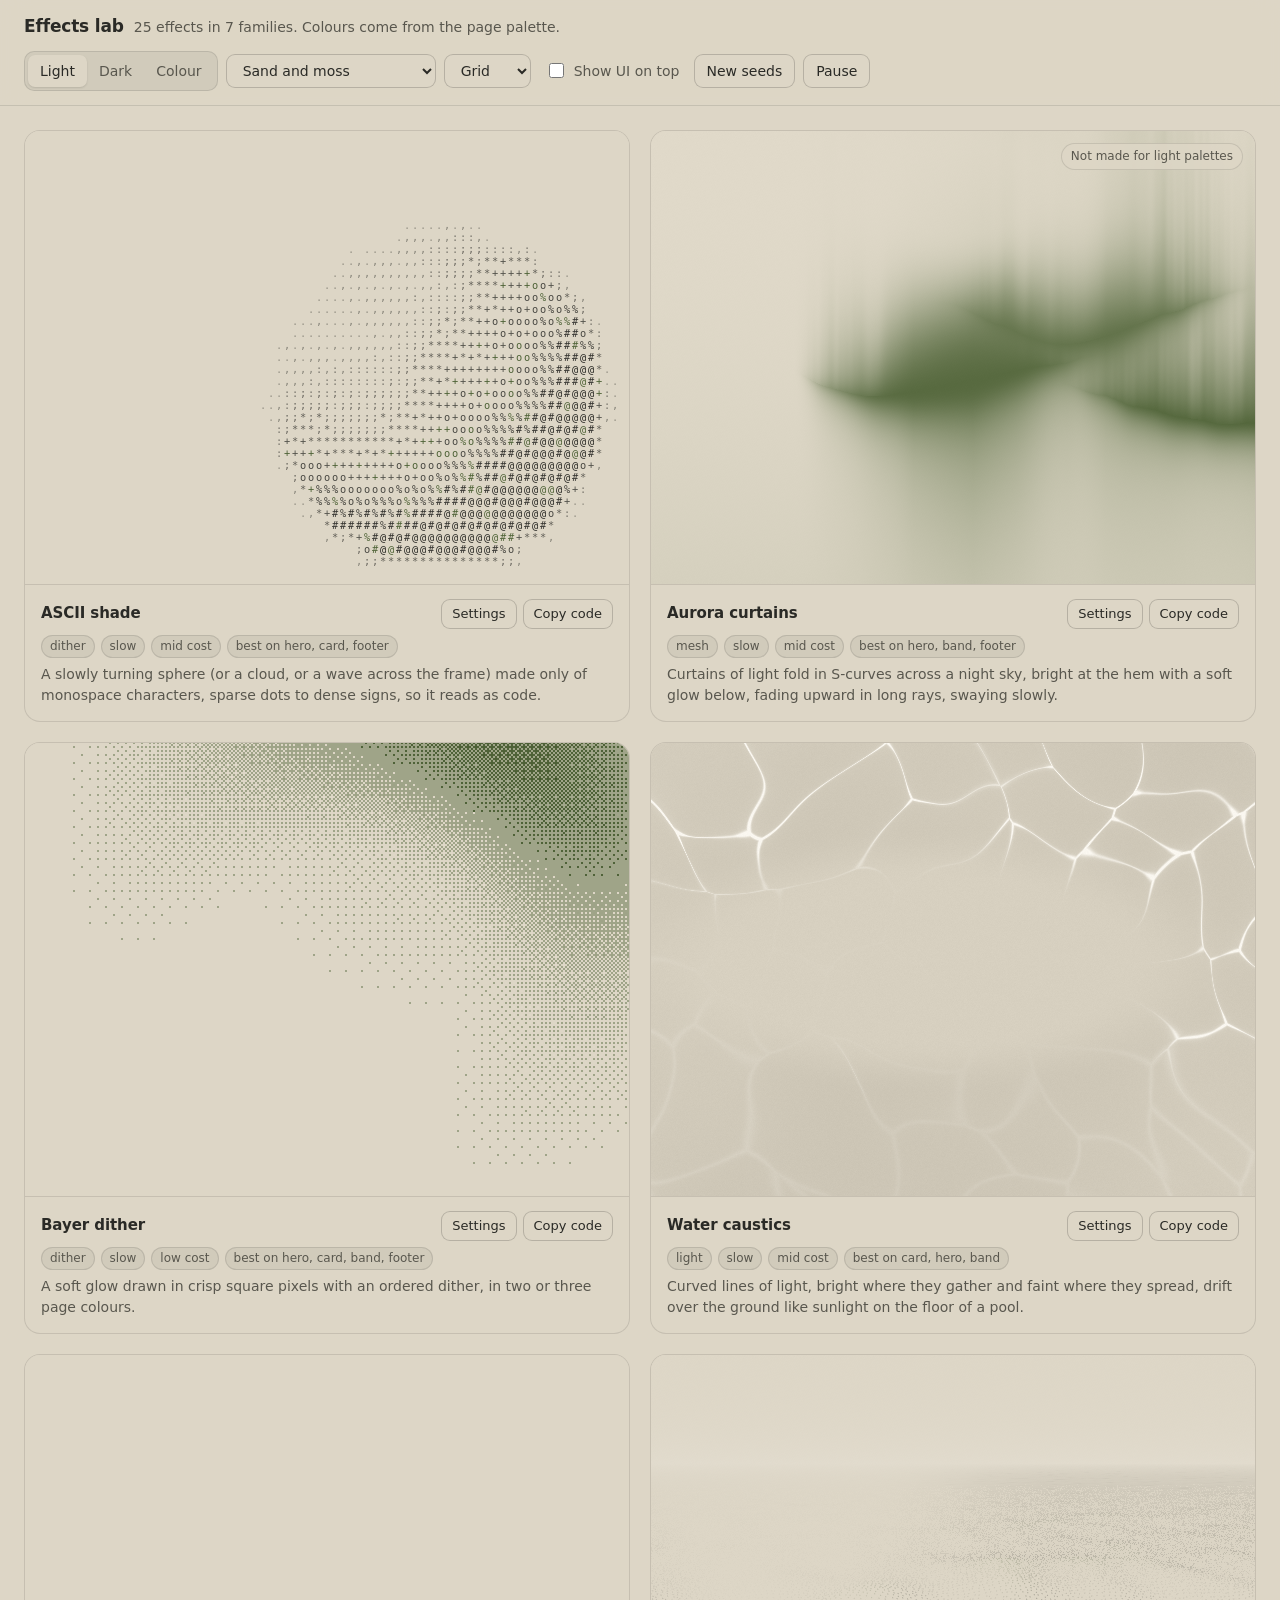
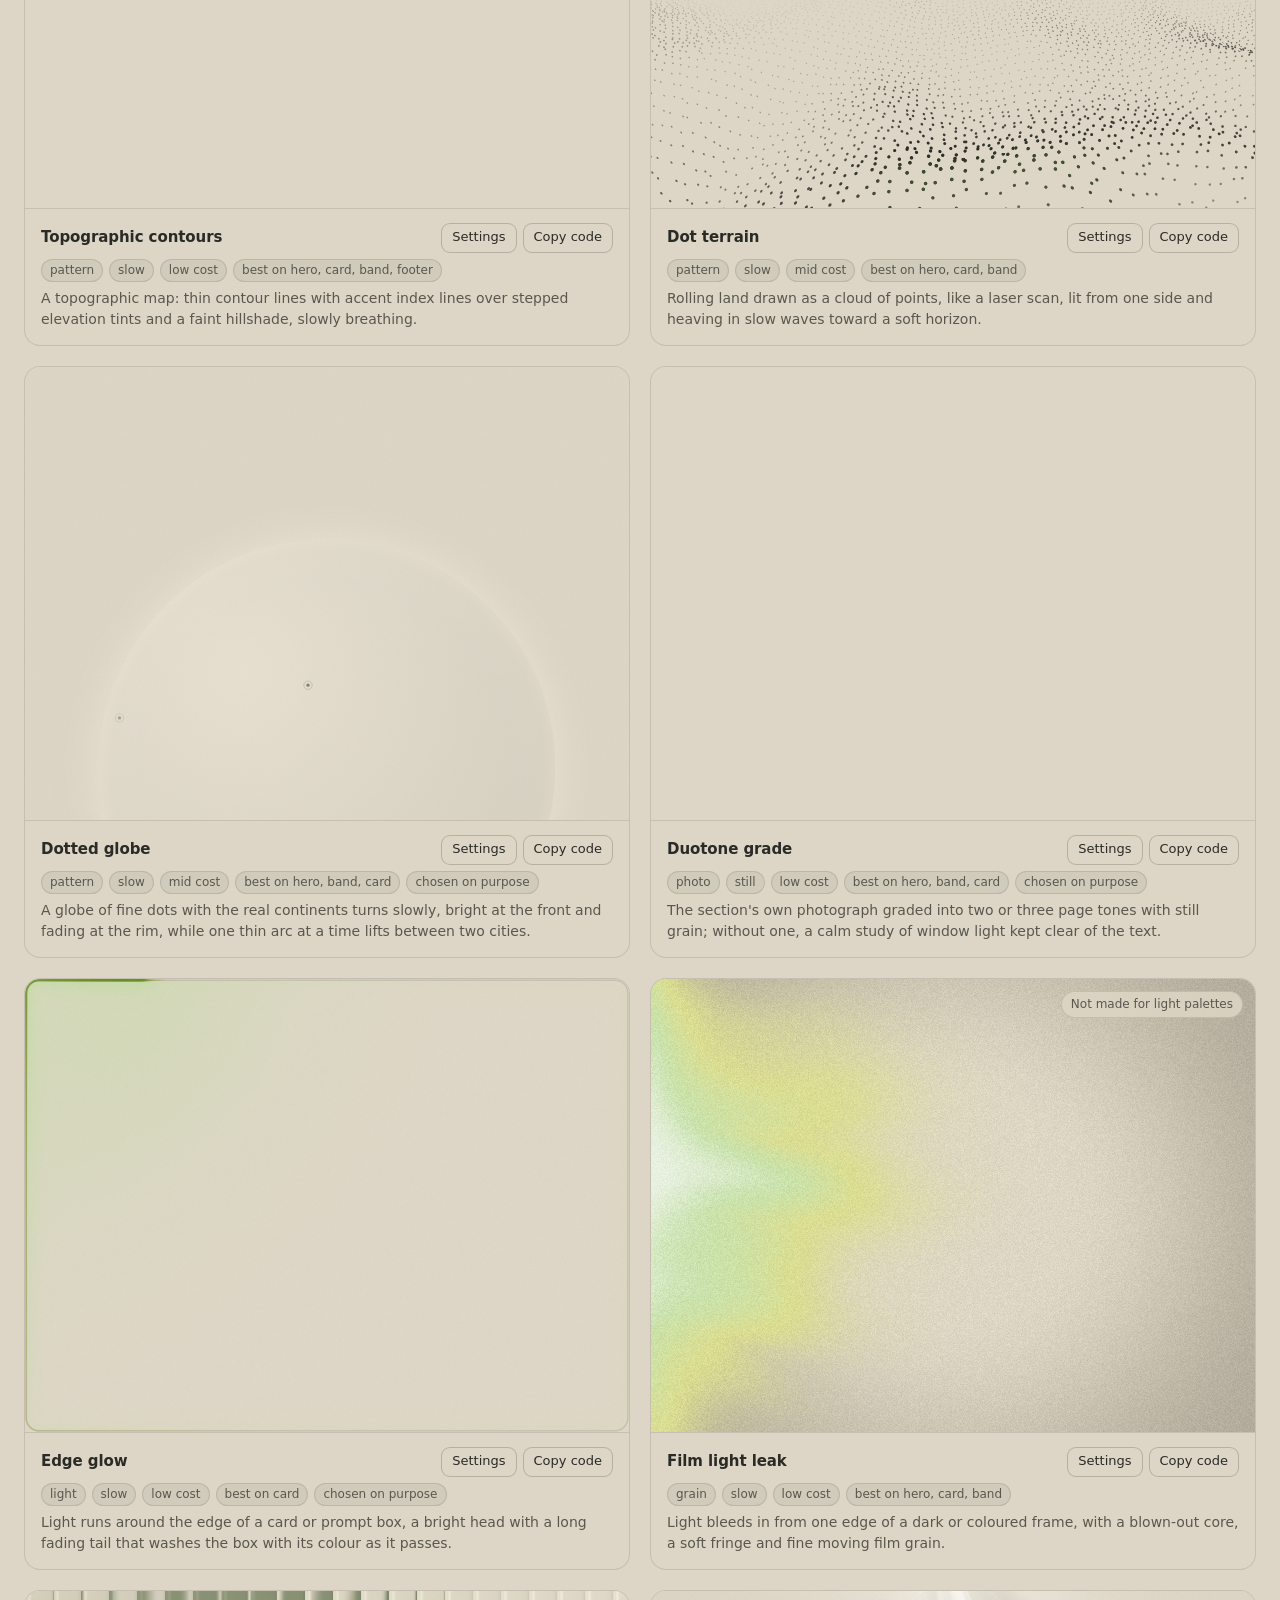
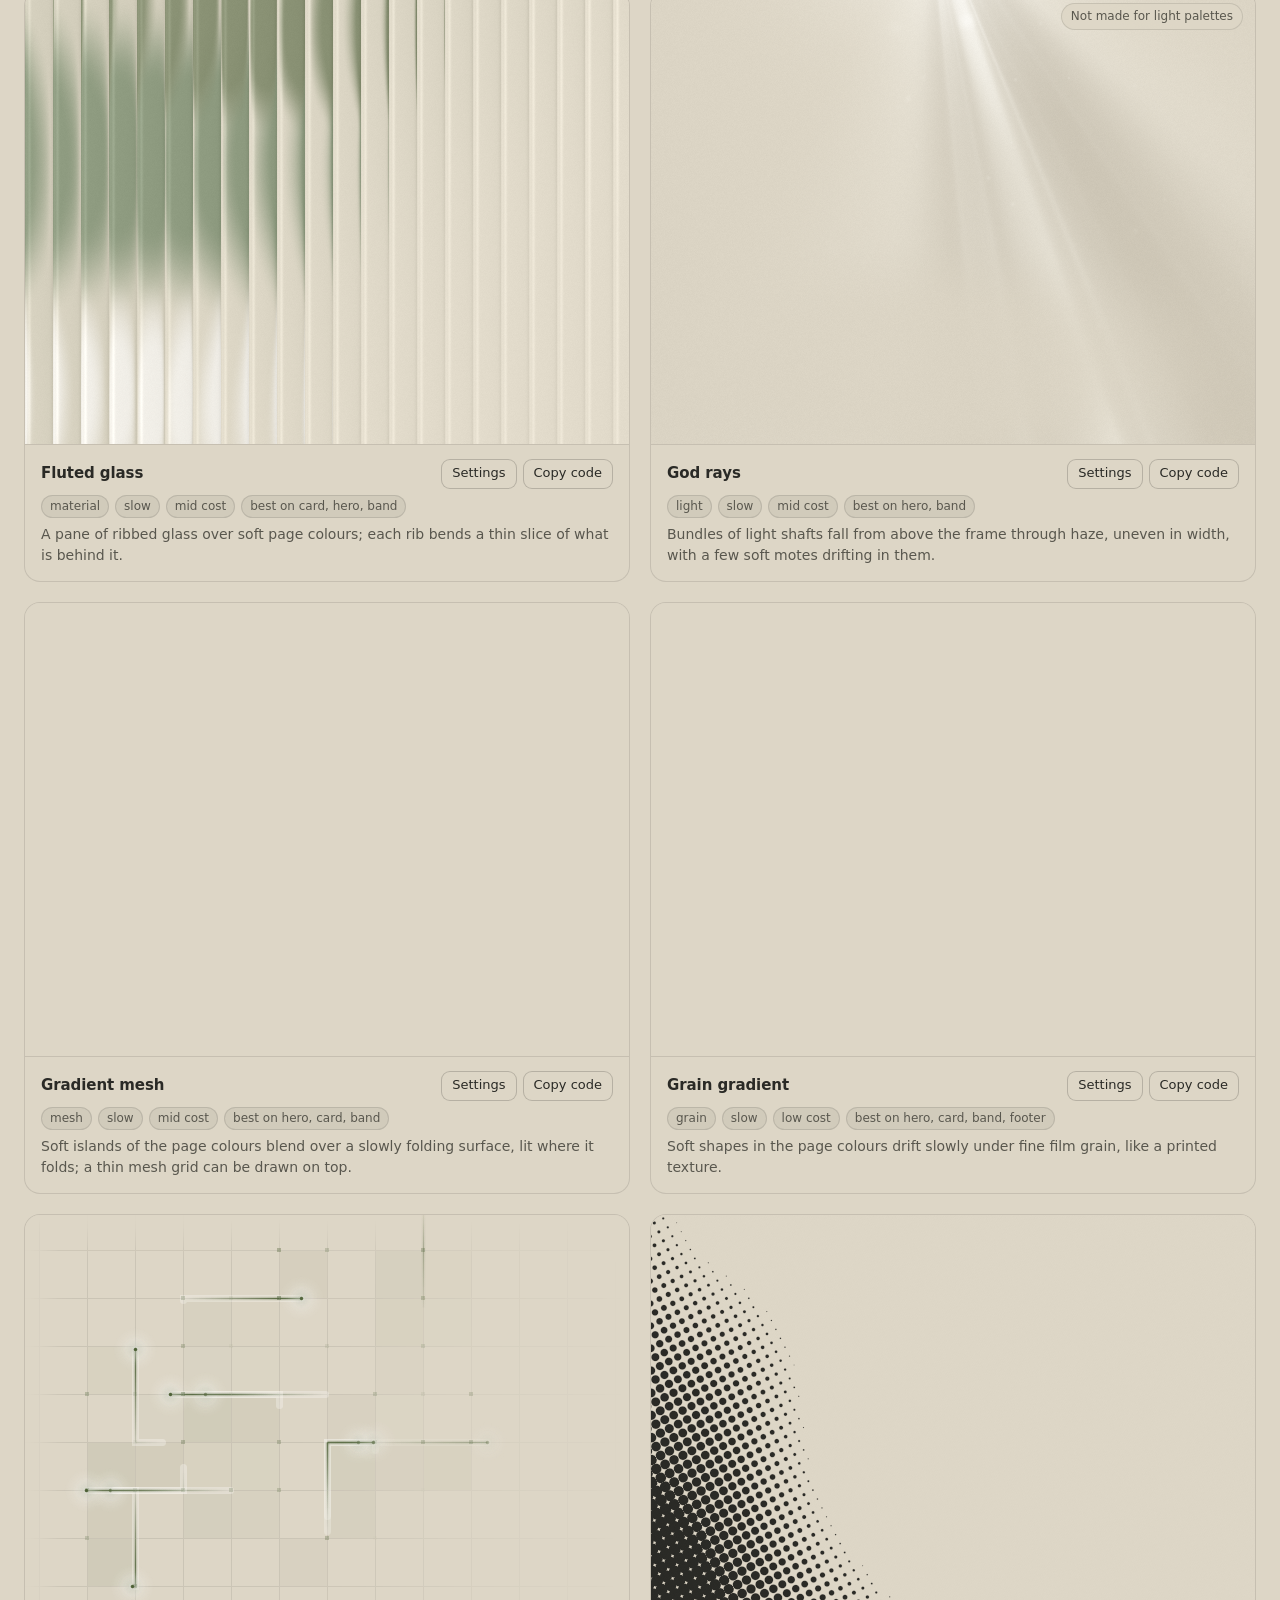
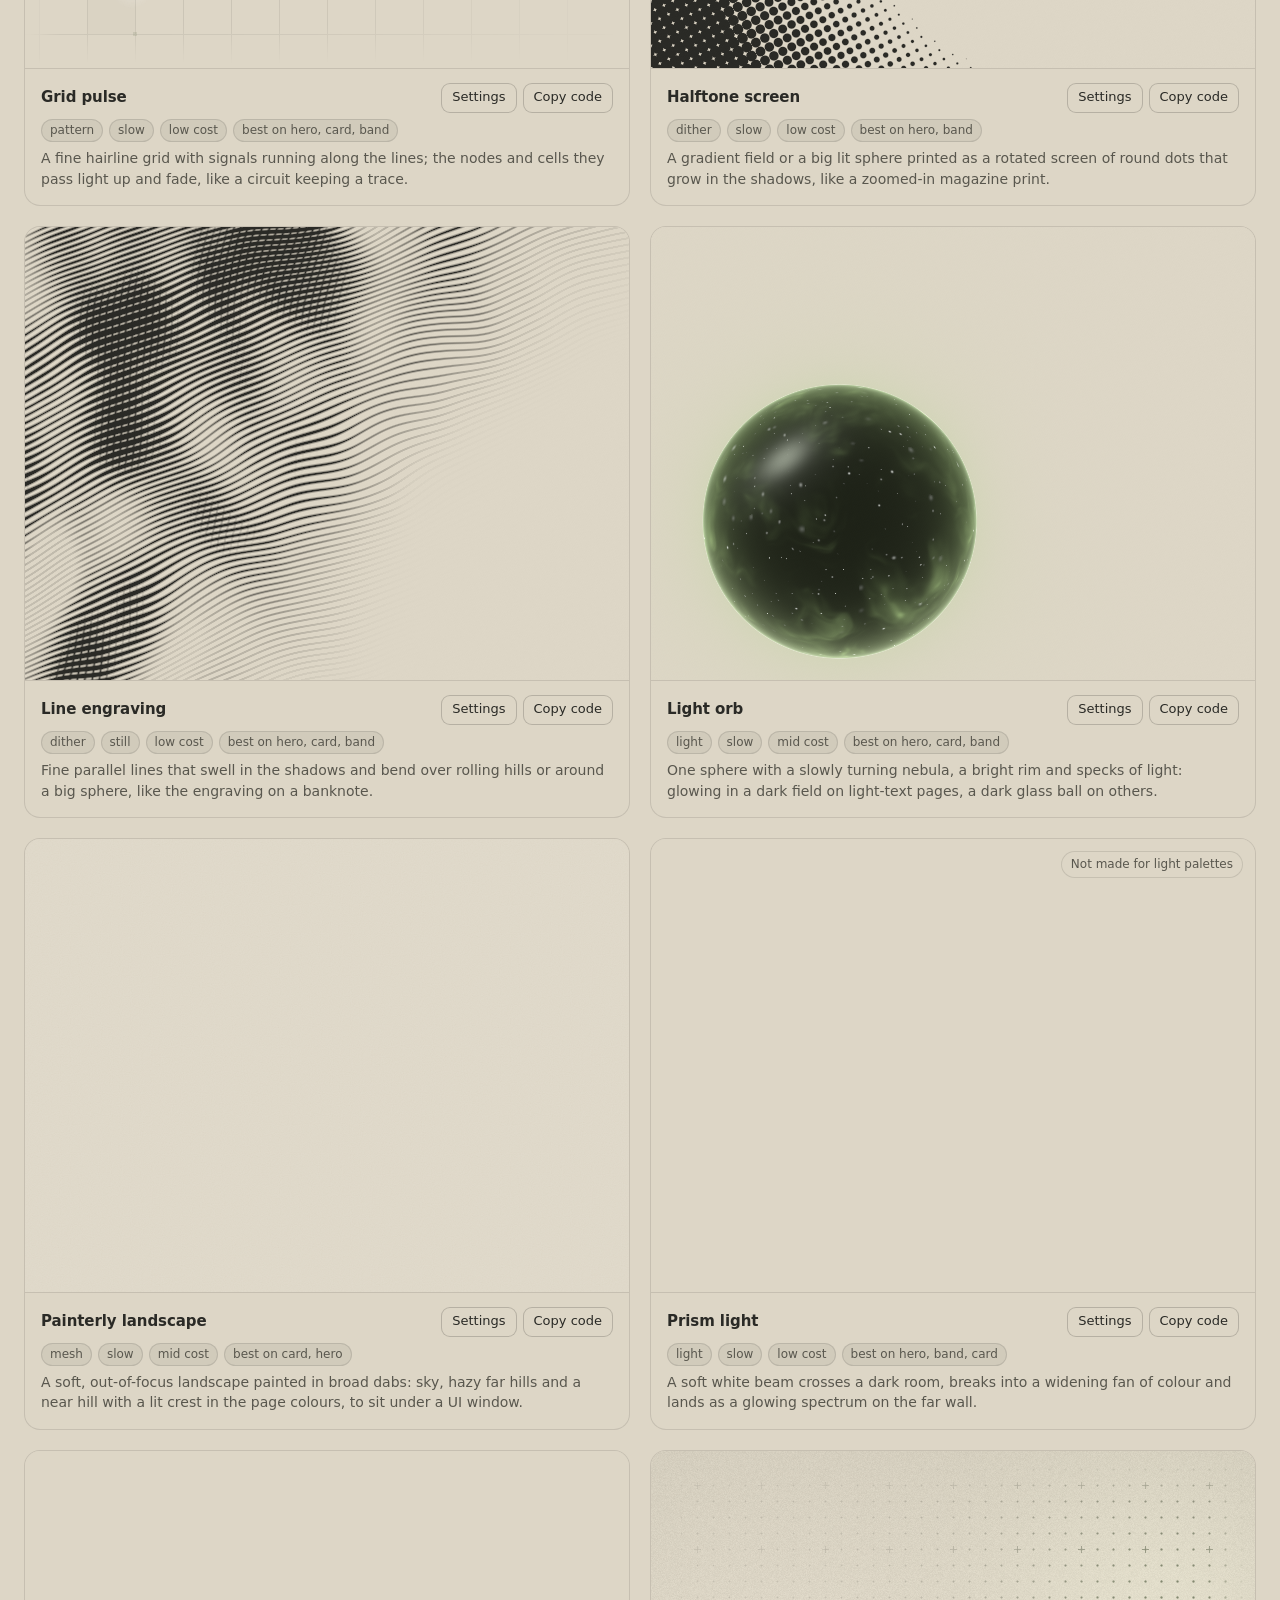
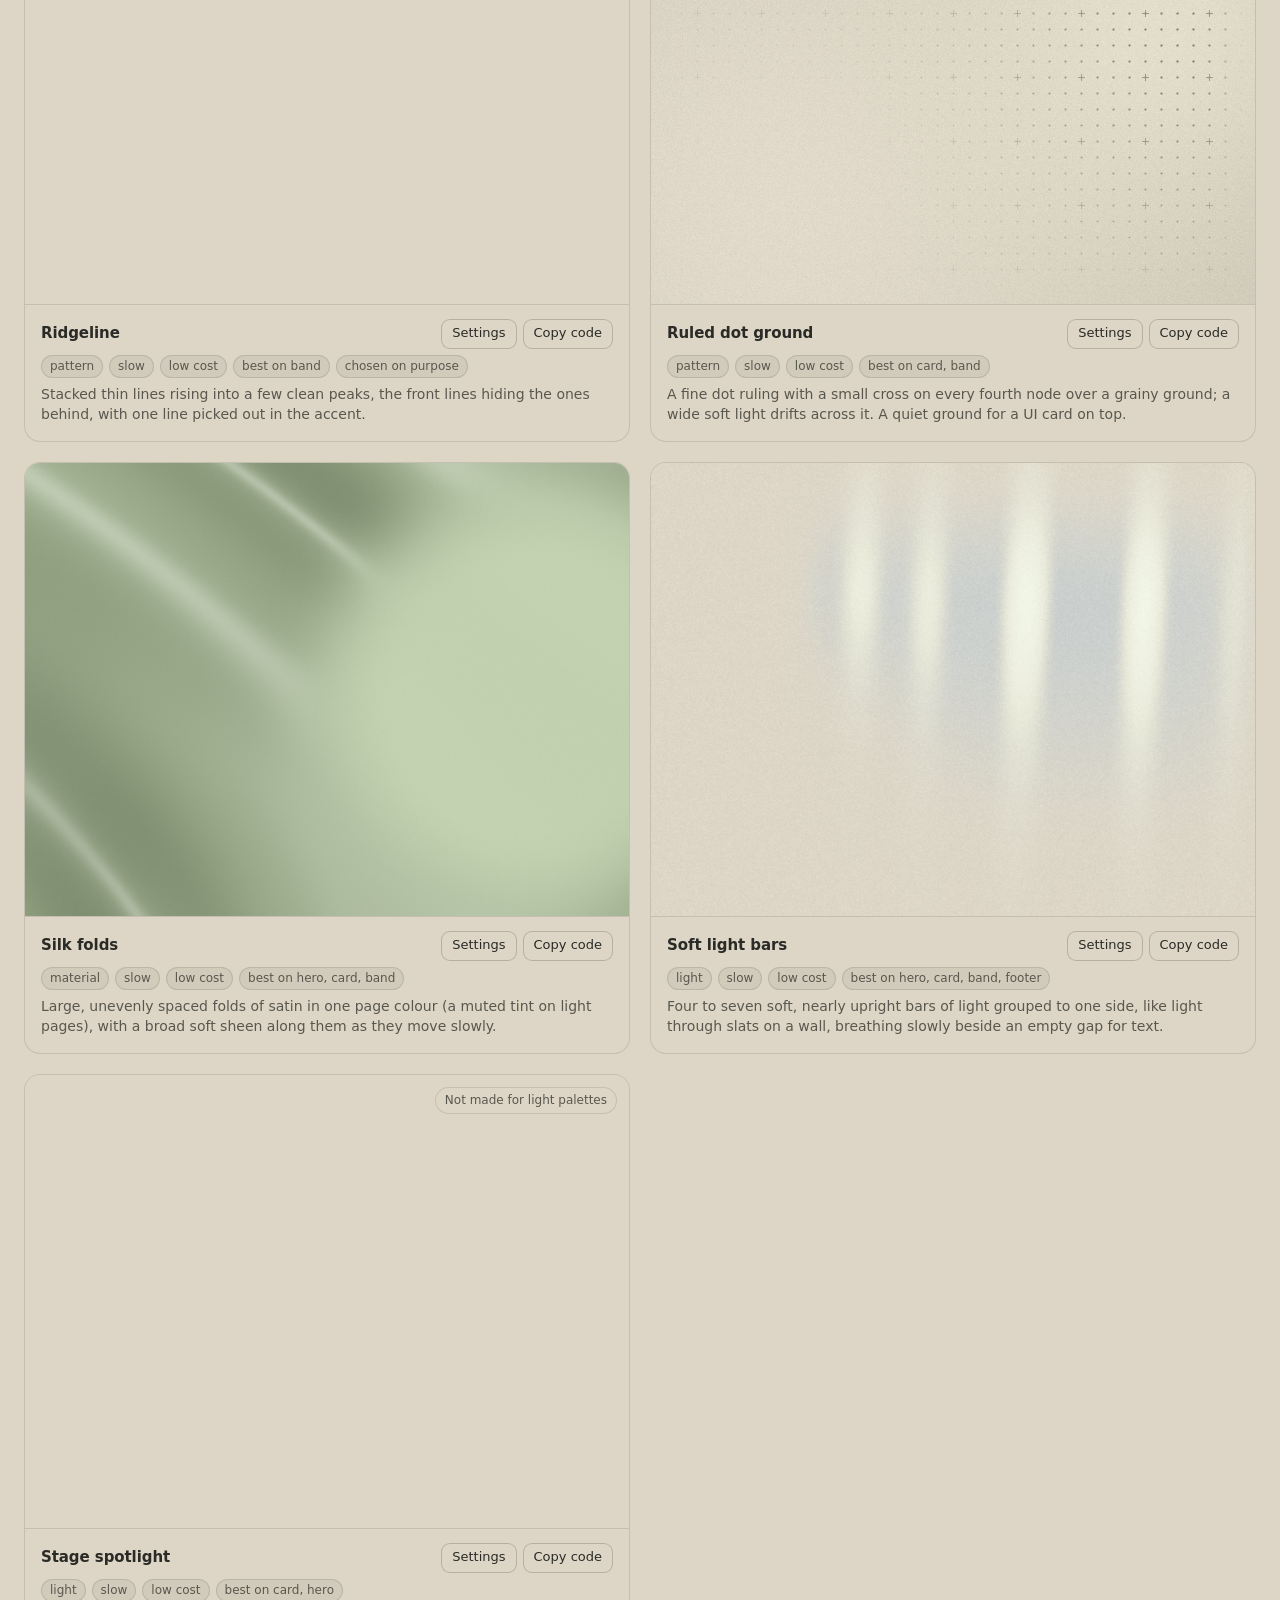
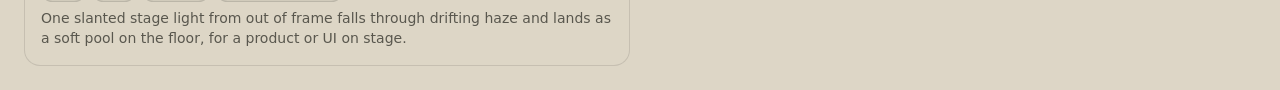
<file: site/assets/effects/lab.html>
<!doctype html>
<html lang="en">
<head>
<script>window.__tpGlMax = 16;   /* a gallery shows many live effects at once; a page of a site keeps the default 4 (fx.js) */</script>
<meta charset="utf-8">
<meta name="viewport" content="width=device-width, initial-scale=1">
<title>Effects lab</title>
<link rel="icon" href="data:,">
<style>
  :root {
    --bg: #ddd6c6; --surface: #d2cab8; --ink: #2a2a26; --muted: #59574e; --accent: #4f6238; --accent-ink: #ffffff;
    --line: color-mix(in oklab, var(--ink) 13%, transparent);
    --line-strong: color-mix(in oklab, var(--ink) 22%, transparent);
    --chip: color-mix(in oklab, var(--ink) 6%, var(--bg));
    --radius: 16px;
    color-scheme: light;
  }
  * { box-sizing: border-box; }
  html { -webkit-text-size-adjust: 100%; }
  body {
    margin: 0; background: var(--bg); color: var(--ink);
    font: 14px/1.45 ui-sans-serif, system-ui, -apple-system, "Segoe UI", Roboto, "Helvetica Neue", Arial, sans-serif;
    -webkit-font-smoothing: antialiased;
  }
  button, select, input { font: inherit; color: inherit; }
  .bar {
    position: sticky; top: 0; z-index: 20;
    display: flex; flex-wrap: wrap; align-items: center; justify-content: space-between; gap: 12px 20px;
    padding: 14px 24px; background: color-mix(in oklab, var(--bg) 90%, transparent);
    backdrop-filter: saturate(1.2) blur(14px); -webkit-backdrop-filter: saturate(1.2) blur(14px);
    border-bottom: 1px solid var(--line);
  }
  .title { display: flex; align-items: baseline; gap: 10px; min-width: 0; }
  .title h1 { margin: 0; font-size: 17px; font-weight: 640; letter-spacing: -0.01em; }
  .title p { margin: 0; color: var(--muted); white-space: nowrap; overflow: hidden; text-overflow: ellipsis; }
  .controls { display: flex; flex-wrap: wrap; align-items: center; gap: 8px; }
  .seg { display: inline-flex; padding: 3px; border-radius: 10px; background: var(--chip); border: 1px solid var(--line); }
  .seg button { border: 0; background: transparent; padding: 6px 12px; border-radius: 7px; cursor: pointer; color: var(--muted); }
  .seg button[aria-pressed="true"] { background: var(--bg); color: var(--ink); box-shadow: 0 1px 2px color-mix(in oklab, var(--ink) 14%, transparent); }
  .btn, select {
    height: 34px; padding: 0 12px; border-radius: 9px; border: 1px solid var(--line-strong); background: var(--bg);
    cursor: pointer; display: inline-flex; align-items: center; gap: 6px;
  }
  .btn:hover, select:hover { border-color: color-mix(in oklab, var(--ink) 35%, transparent); }
  .btn.primary { background: var(--ink); color: var(--bg); border-color: var(--ink); }
  label.check { display: inline-flex; align-items: center; gap: 7px; padding: 0 6px; cursor: pointer; color: var(--muted); }
  label.check input { accent-color: var(--accent); width: 15px; height: 15px; }
  select { max-width: 210px; }

  .grid {
    display: grid; gap: 20px; padding: 24px; max-width: 1680px; margin: 0 auto;
    grid-template-columns: repeat(auto-fit, minmax(min(100%, 400px), 1fr));
  }
  body[data-layout="wide"] .grid { grid-template-columns: 1fr; max-width: 1280px; }
  body[data-layout="hero"] .grid { grid-template-columns: 1fr; max-width: none; padding: 0; gap: 0; }
  .tile { border: 1px solid var(--line); border-radius: var(--radius); overflow: hidden; background: var(--bg); display: flex; flex-direction: column; min-width: 0; }
  body[data-layout="hero"] .tile { border-radius: 0; border-width: 0 0 1px; }
  .stage { position: relative; aspect-ratio: 4 / 3; overflow: hidden; }
  body[data-layout="wide"] .stage { aspect-ratio: 16 / 9; }
  body[data-layout="hero"] .stage { aspect-ratio: auto; height: 100vh; min-height: 560px; }
  .stage[data-unfit]::after {
    content: attr(data-unfit); position: absolute; top: 12px; right: 12px; padding: 4px 9px; border-radius: 999px;
    font-size: 12px; background: color-mix(in oklab, var(--bg) 85%, transparent); color: var(--muted); border: 1px solid var(--line);
  }

  /* sample content that sits on the effect */
  .sample { position: absolute; inset: 0; display: none; pointer-events: none; }
  body[data-ui="1"] .sample { display: block; }
  .sample-card {
    position: absolute; left: 22px; bottom: 22px; width: min(232px, calc(100% - 44px));
    display: grid; grid-template-columns: 36px 1fr; gap: 10px; align-items: center;
    padding: 12px 14px 12px 12px; border-radius: 12px; background: var(--surface); color: var(--ink);
    box-shadow: 0 1px 1px color-mix(in oklab, var(--ink) 8%, transparent), 0 10px 30px -12px rgb(0 0 0 / 0.3);
    border: 1px solid color-mix(in oklab, var(--ink) 8%, transparent);
  }
  .sample-card .ic {
    width: 36px; height: 36px; border-radius: 8px; background: var(--bg);
    background-image: radial-gradient(color-mix(in oklab, var(--ink) 55%, transparent) 1.1px, transparent 1.4px);
    background-size: 6px 6px; background-position: 3px 3px; border: 1px solid var(--line);
  }
  .sample-card b { display: block; font-size: 13px; font-weight: 600; }
  .sample-card span { display: block; font-size: 12px; color: var(--muted); font-variant-numeric: tabular-nums; }
  .sample-card .track { grid-column: 1 / -1; height: 4px; border-radius: 4px; background: color-mix(in oklab, var(--ink) 12%, transparent); position: relative; }
  .sample-card .track i { position: absolute; inset: 0 45% 0 0; border-radius: inherit; background: var(--accent); }
  .sample-head { position: absolute; left: 24px; top: 22px; right: 24px; color: var(--ink); }
  .sample-head b { display: block; font-size: clamp(18px, 2.2vw, 30px); font-weight: 640; letter-spacing: -0.02em; line-height: 1.1; max-width: 16ch; }
  .sample-head span { display: block; margin-top: 6px; color: var(--muted); max-width: 34ch; }
  body[data-layout="hero"] .sample-head { left: 48px; top: auto; bottom: 30vh; }
  body[data-layout="hero"] .sample-head b { font-size: clamp(36px, 5vw, 72px); }
  body[data-layout="hero"] .sample-card { left: 48px; bottom: 48px; }

  /* card layout: a feature card with an inset effect panel and a small UI window on it */
  .card-head { display: none; }
  body[data-layout="card"] .grid { grid-template-columns: repeat(auto-fit, minmax(min(100%, 460px), 1fr)); max-width: 1240px; gap: 16px; }
  body[data-layout="card"] .tile { padding: 22px; border: 0; background: color-mix(in oklab, var(--ink) 4.5%, var(--bg)); border-radius: 18px; }
  body[data-layout="card"] .card-head { display: block; }
  .card-head b { display: block; font-size: 15px; font-weight: 620; }
  .card-head p { margin: 4px 0 0; color: var(--muted); max-width: 52ch; }
  body[data-layout="card"] .stage { margin-top: 18px; border-radius: 12px; aspect-ratio: 16 / 10; }
  body[data-layout="card"] .info { display: none; }
  body[data-layout="card"] .sample { display: block; }
  body[data-layout="card"] .sample-head, body[data-layout="card"] .sample-card { display: none; }
  .window { display: none; }
  body[data-layout="card"] .window {
    display: block; position: absolute; left: 50%; top: 54%; transform: translate(-50%, -50%); width: 64%;
    border-radius: 10px; background: var(--surface); color: var(--ink);
    box-shadow: 0 1px 0 color-mix(in oklab, var(--ink) 6%, transparent), 0 18px 40px -16px rgb(0 0 0 / 0.35);
    border: 1px solid color-mix(in oklab, var(--ink) 10%, transparent); overflow: hidden; font-size: 12px;
  }
  .window .wbar { display: flex; align-items: center; gap: 5px; padding: 8px 10px; border-bottom: 1px solid var(--line); }
  .window .wbar i { width: 7px; height: 7px; border-radius: 50%; background: color-mix(in oklab, var(--ink) 22%, transparent); }
  .window .wbar span { margin-left: 8px; color: var(--muted); }
  .window .wbody { padding: 12px 12px 14px; display: grid; gap: 8px; }
  .window .wrow { display: flex; align-items: center; justify-content: space-between; gap: 10px; }
  .window .wrow em { font-style: normal; color: var(--muted); font-variant-numeric: tabular-nums; }
  .window .wbtn { justify-self: start; margin-top: 2px; padding: 5px 10px; border-radius: 7px; background: var(--accent); color: var(--accent-ink); font-weight: 600; }
  .info { padding: 14px 16px 16px; display: grid; gap: 4px; border-top: 1px solid var(--line); }
  body[data-layout="hero"] .info { display: none; }
  .info-top { display: flex; align-items: center; justify-content: space-between; gap: 12px; }
  .info h2 { margin: 0; font-size: 15px; font-weight: 620; letter-spacing: -0.005em; }
  .tags { display: flex; flex-wrap: wrap; gap: 6px; margin: 2px 0 2px; }
  .tags span { font-size: 12px; padding: 2px 8px; border-radius: 999px; background: var(--chip); color: var(--muted); border: 1px solid var(--line); }
  .look { margin: 0; color: var(--muted); }
  .actions { display: flex; gap: 6px; flex: none; }
  .actions .btn { height: 30px; padding: 0 10px; font-size: 13px; }

  .params { display: none; padding: 4px 16px 16px; gap: 10px 18px; grid-template-columns: repeat(auto-fill, minmax(170px, 1fr)); }
  .tile.open .params { display: grid; }
  .param { display: grid; gap: 4px; }
  .param label { display: flex; justify-content: space-between; font-size: 12px; color: var(--muted); }
  .param output { color: var(--ink); font-variant-numeric: tabular-nums; }
  .param input[type=range] { width: 100%; accent-color: var(--ink); margin: 0; }
  .params .row { grid-column: 1 / -1; display: flex; gap: 8px; align-items: center; }
  .params .row input { width: 90px; height: 30px; border-radius: 8px; border: 1px solid var(--line-strong); background: var(--bg); padding: 0 8px; }

  .empty { padding: 80px 24px; text-align: center; color: var(--muted); }
  .toast {
    position: fixed; left: 50%; bottom: 24px; transform: translate(-50%, 20px); opacity: 0; pointer-events: none;
    background: var(--ink); color: var(--bg); padding: 9px 14px; border-radius: 10px; transition: .25s ease; z-index: 30;
  }
  .toast.on { opacity: 1; transform: translate(-50%, 0); }
  @media (max-width: 640px) {
    .bar { padding: 12px 16px; }
    .grid { padding: 16px; gap: 16px; }
    .title p { display: none; }
  }
</style>
</head>
<body data-layout="grid">
<header class="bar">
  <div class="title">
    <h1>Effects lab</h1>
    <p id="count"></p>
  </div>
  <div class="controls">
    <div class="seg" role="group" aria-label="Palette type">
      <button type="button" data-kind="light">Light</button>
      <button type="button" data-kind="dark">Dark</button>
      <button type="button" data-kind="colour">Colour</button>
    </div>
    <select id="pal" aria-label="Palette"></select>
    <select id="layout" aria-label="Layout"><option value="grid">Grid</option><option value="card">Cards</option><option value="wide">Wide</option><option value="hero">Hero</option></select>
    <label class="check"><input type="checkbox" id="ui"> Show UI on top</label>
    <button type="button" class="btn" id="reseed">New seeds</button>
    <button type="button" class="btn" id="pause">Pause</button>
  </div>
</header>
<main class="grid" id="grid"></main>
<div class="toast" id="toast" role="status"></div>
<script id="palettes" type="application/json">[{"id":"white-link-blue","name":"Sheet and biro","bg":"#ffffff","surface":"#f4f4f4","ink":"#111111","muted":"#6b6b6b","accent":"#1a4be0","accentInk":"#ffffff"},{"id":"cool-white-slate","name":"Frost and slate","bg":"#f7f9fa","surface":"#ecf0f2","ink":"#1f3038","muted":"#5d6b72","accent":"#0d7480","accentInk":"#ffffff"},{"id":"rose-grey-green","name":"Rose grey, green","bg":"#ebe5e3","surface":"#e1dad7","ink":"#2b2622","muted":"#6a615d","accent":"#0f7d45","accentInk":"#ffffff"},{"id":"paper-grey-brass","name":"Newsprint and brass","bg":"#e8e8e3","surface":"#dcdcd6","ink":"#181715","muted":"#63625c","accent":"#bfb21a","accentInk":"#181715"},{"id":"stone-blueprint","name":"Stone and blueprint","bg":"#dfdedb","surface":"#d3d2ce","ink":"#26251e","muted":"#5f5d55","accent":"#2456d6","accentInk":"#ffffff"},{"id":"white-navy-tab","name":"Navy on white","bg":"#ffffff","surface":"#f4f4f2","ink":"#1f2b4d","muted":"#6a7186","accent":"#f7941d","accentInk":"#1f2b4d"},{"id":"three-stones","name":"Three stones","bg":"#eeecea","surface":"#e4e1dd","ink":"#333231","muted":"#6b6763","accent":"#5c6b54","accentInk":"#ffffff"},{"id":"putty-black-teal","name":"Putty and black","bg":"#dedad3","surface":"#d3cec6","ink":"#0a0a0a","muted":"#5c5852","accent":"#256f82","accentInk":"#ffffff"},{"id":"moss-sand","name":"Sand and moss","bg":"#ddd6c6","surface":"#d2cab8","ink":"#2a2a26","muted":"#59574e","accent":"#4f6238","accentInk":"#ffffff"},{"id":"green-mat-chocolate","name":"Bone, green, chocolate","bg":"#e5e1d8","surface":"#dad5ca","ink":"#2a1d17","muted":"#6b5b51","accent":"#456f3a","accentInk":"#ffffff"},{"id":"lunar-grey-bronze","name":"Lunar and bronze","bg":"#111111","surface":"#1c1c1c","ink":"#f2f2f2","muted":"#8f8f8f","accent":"#a08672","accentInk":"#111111"},{"id":"blue-black-cornflower","name":"Night and sky blue","bg":"#0a0d14","surface":"#131824","ink":"#e9edf3","muted":"#8891a1","accent":"#5ab9fc","accentInk":"#0a0d14"},{"id":"green-black-bone","name":"Green-black and bone","bg":"#161c1a","surface":"#1f2725","ink":"#e3e2da","muted":"#8e948d","accent":"#9fc7b8","accentInk":"#161c1a"},{"id":"black-crimson","name":"Black and crimson","bg":"#0a0a0a","surface":"#151515","ink":"#efefef","muted":"#8c8c8c","accent":"#b11226","accentInk":"#ffffff"},{"id":"forest-pale-lime","name":"Forest and lime","bg":"#0f1f10","surface":"#162a17","ink":"#ffffff","muted":"#9aa39a","accent":"#c6f19d","accentInk":"#0f1f10"},{"id":"charcoal-room-sage","name":"Charcoal and sage","bg":"#1c1c1c","surface":"#262626","ink":"#f1f1ef","muted":"#9a9b96","accent":"#8fa68e","accentInk":"#1c1c1c"},{"id":"warm-black-gold","name":"Warm black, gold","bg":"#0c0a08","surface":"#181512","ink":"#ffffff","muted":"#8f8a84","accent":"#c9a45a","accentInk":"#0c0a08"},{"id":"graphite-safety-orange","name":"Graphite and orange","bg":"#18191b","surface":"#222427","ink":"#eff0f1","muted":"#9c9ea3","accent":"#ff4a1f","accentInk":"#18191b"},{"id":"soot-pale-lime","name":"Soot and lime","bg":"#0f0f0f","surface":"#1a1a1a","ink":"#ffffff","muted":"#8f8f8f","accent":"#dafa9c","accentInk":"#0f0f0f"},{"id":"plum-black-pink","name":"Plum-black and pink","bg":"#0d060b","surface":"#1b0e17","ink":"#ffffff","muted":"#9a8f97","accent":"#ff488b","accentInk":"#0d060b"},{"id":"white-signal-red","name":"Signal red, white","bg":"#ffffff","surface":"#f2f2f2","ink":"#0a0a0a","muted":"#6b6b6b","accent":"#d92b21","accentInk":"#ffffff"},{"id":"white-mint-tiles","name":"Greys and mint","bg":"#ffffff","surface":"#f3f3f3","ink":"#232323","muted":"#6e6e6e","accent":"#a1ffcb","accentInk":"#232323"},{"id":"cool-grey-cobalt","name":"Cool grey, cobalt","bg":"#eef0f3","surface":"#e2e5ea","ink":"#0b0c0e","muted":"#5d6470","accent":"#1f2de6","accentInk":"#ffffff"},{"id":"offwhite-bottle-yellow","name":"Bottle ink, yellow","bg":"#f7f7f7","surface":"#ebebeb","ink":"#0d2a1c","muted":"#5f6b64","accent":"#f6e016","accentInk":"#0d2a1c"},{"id":"teal-on-paper","name":"Teal on paper","bg":"#f7f9f8","surface":"#ebf0ee","ink":"#06525c","muted":"#2f737d","accent":"#06525c","accentInk":"#f7f9f8"},{"id":"navy-pink","name":"Navy and pink","bg":"#1a2039","surface":"#212846","ink":"#f9a3c0","muted":"#b9879c","accent":"#f9a3c0","accentInk":"#1a2039"},{"id":"blush-aubergine","name":"Blush and aubergine","bg":"#edccbe","surface":"#e8c2b2","ink":"#351a2b","muted":"#6c4857","accent":"#351a2b","accentInk":"#edccbe"},{"id":"cobalt-on-sand","name":"Cobalt on sand","bg":"#e6dbc7","surface":"#ddd0b9","ink":"#062b8a","muted":"#3a5aa8","accent":"#062b8a","accentInk":"#e6dbc7"},{"id":"oxblood-grey","name":"Oxblood and grey","bg":"#e2e2e2","surface":"#d6d6d6","ink":"#7d0c14","muted":"#7a4a4e","accent":"#7d0c14","accentInk":"#e2e2e2"},{"id":"olive-on-bone","name":"Olive on bone","bg":"#ecebe7","surface":"#e1dfd9","ink":"#38450f","muted":"#5d683a","accent":"#38450f","accentInk":"#ecebe7"},{"id":"burgundy-bubblegum","name":"Burgundy and bubblegum","bg":"#3d0012","surface":"#4d0519","ink":"#ff99d3","muted":"#c77aa0","accent":"#ff99d3","accentInk":"#3d0012"},{"id":"bottle-green-gold","name":"Bottle green, gold","bg":"#133621","surface":"#1a4429","ink":"#f4d96c","muted":"#b3a55e","accent":"#f4d96c","accentInk":"#133621"},{"id":"cobalt-field","name":"Cobalt field","bg":"#0034eb","surface":"#002fd6","ink":"#ffffff","muted":"#dfe4f2","accent":"#e9e34a","accentInk":"#111111"},{"id":"mustard-field","name":"Mustard and black","bg":"#e1ac10","surface":"#cd9d0f","ink":"#0b0b0b","muted":"#4d3d0a","accent":"#24338f","accentInk":"#ffffff"},{"id":"carmine-field","name":"Carmine field","bg":"#9c1220","surface":"#8a101c","ink":"#ffffff","muted":"#f0b9bd","accent":"#ffd9dc","accentInk":"#9c1220"},{"id":"pink-field-lime","name":"Bubblegum and lime","bg":"#ff87ab","surface":"#ff739d","ink":"#0a0a0a","muted":"#6b1f3a","accent":"#def915","accentInk":"#0a0a0a"},{"id":"sky-field-navy","name":"Sky and navy","bg":"#6bb4ee","surface":"#7dbdf0","ink":"#0e1822","muted":"#1b3d5c","accent":"#ff5a1f","accentInk":"#0e1822"},{"id":"orange-field-black","name":"Orange and black","bg":"#ff7a1f","surface":"#ff8633","ink":"#050f16","muted":"#5a2306","accent":"#050f16","accentInk":"#ff7a1f"},{"id":"tobacco-olive","name":"Tobacco and olive","bg":"#472913","surface":"#55321a","ink":"#e4e0cf","muted":"#b39f84","accent":"#525e1b","accentInk":"#e4e0cf"},{"id":"poster-chapters","name":"Poster chapters","bg":"#e6e0d2","surface":"#dcd5c5","ink":"#1a1a1a","muted":"#5f5b52","accent":"#18bc42","accentInk":"#1a1a1a"},{"id":"blue-red-black","name":"Blue, red, black","bg":"#ffffff","surface":"#f3f3f3","ink":"#0a0a0a","muted":"#6b6b6b","accent":"#1f30e0","accentInk":"#ffffff"},{"id":"charcoal-primaries","name":"Charcoal and primaries","bg":"#191919","surface":"#242424","ink":"#ffffff","muted":"#9a9a9a","accent":"#0c7866","accentInk":"#ffffff"},{"id":"ultramarine-yellow","name":"Ultramarine and yellow","bg":"#1423b8","surface":"#1220a6","ink":"#ffffff","muted":"#e4e2d6","accent":"#1fc27a","accentInk":"#0a0a0a"},{"id":"candy-chapters","name":"Candy chapters","bg":"#ffd249","surface":"#f5c63c","ink":"#0a0a0a","muted":"#5e4a0a","accent":"#f53fd6","accentInk":"#0a0a0a"},{"id":"orange-sky-lime","name":"Orange, sky, lime","bg":"#ff8126","surface":"#ff8d3a","ink":"#111111","muted":"#5c2a05","accent":"#de194b","accentInk":"#ffffff"},{"id":"post-red-mustard","name":"Post red, mustard","bg":"#e2dccf","surface":"#d7d0c1","ink":"#2a1110","muted":"#6b524c","accent":"#4a6f84","accentInk":"#ffffff"},{"id":"mint-orange-grey","name":"Grey, mint, orange","bg":"#ffffff","surface":"#f5f5f5","ink":"#000000","muted":"#666666","accent":"#a7ff9c","accentInk":"#000000"},{"id":"report-blocks","name":"Report blocks","bg":"#ffffff","surface":"#f6f6f6","ink":"#000000","muted":"#5f5f5f","accent":"#fe7141","accentInk":"#000000"},{"id":"card-pastels","name":"Card pastels","bg":"#f7f7f5","surface":"#ebebe8","ink":"#000000","muted":"#666662","accent":"#d0106f","accentInk":"#ffffff"},{"id":"mint-pink-accounts","name":"Mint and pink","bg":"#f8f8f8","surface":"#eeeeee","ink":"#0a0a0a","muted":"#6a6a6a","accent":"#1f6b3a","accentInk":"#ffffff"},{"id":"swap-pastels","name":"Swapping pastels","bg":"#c3d7e5","surface":"#d0e0eb","ink":"#141414","muted":"#4a5068","accent":"#0f5257","accentInk":"#ffffff"},{"id":"blush-sage-slate","name":"Blush, sage, slate","bg":"#a6b3bc","surface":"#b2bdc5","ink":"#1c1c1c","muted":"#38424a","accent":"#2c3620","accentInk":"#e3e2da"},{"id":"candy-on-black","name":"Candy on black","bg":"#000000","surface":"#0d0d0d","ink":"#ffffff","muted":"#999999","accent":"#93f1f7","accentInk":"#000000"},{"id":"sky-sand","name":"Sky and sand","bg":"#cbe4f2","surface":"#bcdcee","ink":"#0a0a0a","muted":"#44606e","accent":"#b0298f","accentInk":"#ffffff"},{"id":"studio-grey","name":"Studio grey","bg":"#a8a8aa","surface":"#b4b4b6","ink":"#0e0e0e","muted":"#3a3a3c","accent":"#1f5c49","accentInk":"#ffffff"},{"id":"walnut-tan","name":"Walnut and tan","bg":"#2b2216","surface":"#382d1e","ink":"#e4e2da","muted":"#a39a8b","accent":"#bda38b","accentInk":"#2b2216"}]</script>
<script id="presets" type="application/json">{"light":"moss-sand","dark":"blue-black-cornflower","colour":"cobalt-field"}</script>
<script type="module">
  import fx from './fx.js';

  const q = new URLSearchParams(location.search);
  const PALETTES = JSON.parse(document.getElementById('palettes').textContent);
  const PRESETS = JSON.parse(document.getElementById('presets').textContent);
  const byId = Object.fromEntries(PALETTES.map(p => [p.id, p]));
  const $ = s => document.querySelector(s);
  const grid = $('#grid');

  if (q.has('fallback')) fx.config.forceFallback = true;
  if (q.has('webgl1')) fx.config.forceWebGL1 = true;
  if (q.has('time')) fx.setClock(+q.get('time'));
  document.body.dataset.layout = ['wide', 'hero', 'card'].includes(q.get('layout')) ? q.get('layout') : 'grid';
  $('#layout').value = document.body.dataset.layout;
  $('#layout').addEventListener('change', e => { document.body.dataset.layout = e.target.value; syncUrl(); });
  document.body.dataset.ui = q.get('ui') === '1' ? '1' : '0';
  $('#ui').checked = document.body.dataset.ui === '1';

  let palette = pickPalette(q.get('palette') || 'light');
  let paused = false;
  const tiles = [];

  function pickPalette(key) {
    const id = PRESETS[key] || key;
    return byId[id] || byId[PRESETS.light] || PALETTES[0];
  }
  function applyPalette(p) {
    const r = document.documentElement.style;
    r.setProperty('--bg', p.bg); r.setProperty('--surface', p.surface); r.setProperty('--ink', p.ink);
    r.setProperty('--muted', p.muted); r.setProperty('--accent', p.accent); r.setProperty('--accent-ink', p.accentInk);
    document.documentElement.style.colorScheme = fx.paletteKind(p) === 'light' ? 'light' : 'dark';
    const kind = fx.paletteKind(p);
    for (const b of document.querySelectorAll('.seg button')) b.setAttribute('aria-pressed', String(PRESETS[b.dataset.kind] === p.id));
    $('#pal').value = p.id;
    for (const t of tiles) {
      const fits = t.meta.palettes.includes(kind);
      if (fits) t.stage.removeAttribute('data-unfit'); else t.stage.setAttribute('data-unfit', `Not made for ${kind} palettes`);
      t.ctrl?.setPalette(fx.normalizePalette(p));
    }
  }
  function toast(msg) {
    const el = $('#toast'); el.textContent = msg; el.classList.add('on');
    clearTimeout(toast.t); toast.t = setTimeout(() => el.classList.remove('on'), 1600);
  }
  const fmt = (v, d) => (d.step && d.step >= 1 ? String(Math.round(v)) : (+v).toFixed(2));

  function snippet(t) {
    const p = t.ctrl.params, d = t.meta.params || {};
    const changed = Object.fromEntries(Object.entries(p).filter(([k, v]) => d[k] && v !== d[k].default));
    const attrs = [`data-fx="${t.meta.id}"`, `data-fx-seed="${t.ctrl.seed}"`];
    if (Object.keys(changed).length) attrs.push(`data-fx-params='${JSON.stringify(changed)}'`);
    return `<div ${attrs.join(' ')}></div>`;
  }

  function buildTile(meta, i) {
    const tile = document.createElement('article');
    tile.className = 'tile';
    tile.dataset.id = meta.id;
    tile.innerHTML = `
      <div class="card-head"><b></b><p></p></div>
      <div class="stage">
        <div class="sample" aria-hidden="true">
          <div class="window"><div class="wbar"><i></i><i></i><i></i><span>Settings</span></div>
            <div class="wbody"><div class="wrow"><span>Grain</span><em>0.60</em></div><div class="wrow"><span>Speed</span><em>0.50</em></div><span class="wbtn">Apply</span></div></div>
          <div class="sample-head"><b>A headline sits here</b><span>Secondary text, to check contrast on the effect.</span></div>
          <div class="sample-card"><div class="ic"></div><div><b></b><span></span></div><div class="track"><i></i></div></div>
        </div>
      </div>
      <div class="info">
        <div class="info-top">
          <h2></h2>
          <div class="actions">
            <button type="button" class="btn" data-act="params" aria-expanded="false">Settings</button>
            <button type="button" class="btn" data-act="copy">Copy code</button>
          </div>
        </div>
        <div class="tags"></div>
        <p class="look"></p>
      </div>
      <div class="params"></div>`;
    tile.querySelector('h2').textContent = meta.name;
    tile.querySelector('.card-head b').textContent = meta.name;
    tile.querySelector('.card-head p').textContent = meta.look;
    tile.querySelector('.window .wbar span').textContent = meta.name;
    const wk = Object.keys(meta.params || {}).slice(0, 2);
    tile.querySelectorAll('.window .wrow').forEach((row, n) => {
      const k = wk[n];
      if (!k) { row.remove(); return; }
      row.querySelector('span').textContent = k[0].toUpperCase() + k.slice(1);
      row.querySelector('em').textContent = fmt(meta.params[k].default, meta.params[k]);
    });
    tile.querySelector('.look').textContent = meta.look;
    tile.querySelector('.sample-card b').textContent = meta.name;
    const keys = Object.keys(meta.params || {}).slice(0, 2);
    tile.querySelector('.sample-card span').textContent = keys.map(k => `${k} ${fmt(meta.params[k].default, meta.params[k])}`).join(' · ');
    const tags = [meta.family, meta.motion, `${meta.cost} cost`, `best on ${meta.bestOn.join(', ')}`, ...(meta.random === false ? ['chosen on purpose'] : [])];
    tile.querySelector('.tags').append(...tags.map(s => Object.assign(document.createElement('span'), { textContent: s })));
    const stage = tile.querySelector('.stage');
    const seed = q.has('seed') ? (+q.get('seed') + i * 101) : 1000 + i * 37;
    const t = { meta, tile, stage, seed, ctrl: null };
    tile.querySelector('[data-act="copy"]').addEventListener('click', async () => {
      if (!t.ctrl) return;
      try { await navigator.clipboard.writeText(snippet(t)); toast('Code copied'); }
      catch (_) { prompt('Copy this code', snippet(t)); }
    });
    tile.querySelector('[data-act="params"]').addEventListener('click', e => {
      const open = tile.classList.toggle('open');
      e.currentTarget.setAttribute('aria-expanded', String(open));
    });
    buildParams(t);
    return t;
  }

  function buildParams(t) {
    const box = t.tile.querySelector('.params');
    box.innerHTML = '';
    for (const [k, d] of Object.entries(t.meta.params || {})) {
      const id = `${t.meta.id}-${k}`;
      const row = document.createElement('div');
      row.className = 'param';
      row.innerHTML = `<label for="${id}"><span>${k}</span><output></output></label><input type="range" id="${id}">`;
      const inp = row.querySelector('input'), out = row.querySelector('output');
      inp.min = d.min; inp.max = d.max; inp.step = d.step || (d.max - d.min) / 100; inp.value = d.default;
      out.textContent = fmt(d.default, d);
      inp.addEventListener('input', () => { out.textContent = fmt(+inp.value, d); t.ctrl?.set({ [k]: +inp.value }); });
      box.append(row);
    }
    const row = document.createElement('div');
    row.className = 'row';
    row.innerHTML = `<span>Seed</span><input type="number" min="0" max="9999" step="1"><button type="button" class="btn">Reset</button>`;
    const seedIn = row.querySelector('input');
    seedIn.value = t.seed;
    seedIn.addEventListener('change', () => { t.seed = +seedIn.value || 0; remount(t); });
    row.querySelector('button').addEventListener('click', () => { buildParams(t); remount(t); });
    box.append(row);
  }

  async function remount(t, params) {
    t.ctrl = await fx.mount(t.stage, t.meta.id, { palette: fx.normalizePalette(palette), params: params || currentParams(t), seed: t.seed });
    if (paused) t.ctrl.pause();
    t.tile.querySelector('.params .row input').value = t.seed;
    // the seed may place the calm area and focal point (fx.compose): show the values in use
    for (const [k, d] of Object.entries(t.meta.params || {})) {
      const inp = t.tile.querySelector(`#${t.meta.id}-${k}`);
      if (inp && t.ctrl.params[k] != null) { inp.value = t.ctrl.params[k]; inp.previousElementSibling.querySelector('output').textContent = fmt(t.ctrl.params[k], d); }
    }
  }
  function currentParams(t) {
    const out = {};
    for (const inp of t.tile.querySelectorAll('.param input')) out[inp.id.slice(t.meta.id.length + 1)] = +inp.value;
    return out;
  }

  // controls
  for (const b of document.querySelectorAll('.seg button')) {
    b.addEventListener('click', () => { palette = pickPalette(b.dataset.kind); applyPalette(palette); syncUrl(); });
  }
  const sel = $('#pal');
  const groups = { light: [], dark: [], colour: [] };
  for (const p of PALETTES) groups[fx.paletteKind(p)].push(p);
  for (const [k, list] of Object.entries(groups)) {
    const og = document.createElement('optgroup');
    og.label = k[0].toUpperCase() + k.slice(1);
    for (const p of list) og.append(new Option(p.name, p.id));
    sel.append(og);
  }
  sel.addEventListener('change', () => { palette = pickPalette(sel.value); applyPalette(palette); syncUrl(); });
  $('#ui').addEventListener('change', e => {
    document.body.dataset.ui = e.target.checked ? '1' : '0';
    syncUrl();
    // a page puts the calm area where its text is; with the sample text on, do the same
    const calm = textCalm();
    for (const t of tiles) remount(t, calm ? { ...currentParams(t), ...calm } : {});
  });
  $('#layout').addEventListener('change', () => {
    const calm = textCalm();
    if (calm) for (const t of tiles) remount(t, { ...currentParams(t), ...calm });
  });
  // where the sample headline sits (0..1 of the frame), or null when no text is on the effect
  function textCalm() {
    const layout = document.body.dataset.layout;
    if (document.body.dataset.ui !== '1' || layout === 'card') return null;
    return layout === 'hero' ? { calmX: 0.2, calmY: 0.62 } : { calmX: 0.2, calmY: 0.18 };
  }
  $('#reseed').addEventListener('click', () => {
    for (const t of tiles) { t.seed = Math.floor(Math.random() * 10000); remount(t); }
  });
  $('#pause').addEventListener('click', e => {
    paused = !paused;
    e.currentTarget.textContent = paused ? 'Play' : 'Pause';
    for (const t of tiles) paused ? t.ctrl?.pause() : t.ctrl?.resume();
  });
  function syncUrl() {
    const u = new URL(location.href);
    u.searchParams.set('palette', palette.id);
    if (document.body.dataset.ui === '1') u.searchParams.set('ui', '1'); else u.searchParams.delete('ui');
    if (document.body.dataset.layout !== 'grid') u.searchParams.set('layout', document.body.dataset.layout); else u.searchParams.delete('layout');
    history.replaceState(null, '', u);
  }

  // load
  let index;
  try { index = await fetch('./index.json', { cache: 'no-store' }).then(r => { if (!r.ok) throw new Error(r.status); return r.json(); }); }
  catch (err) { grid.innerHTML = '<p class="empty">index.json did not load. Run: node scripts/effects.mjs index, and serve this folder over http.</p>'; throw err; }
  let list = index.effects || [];
  const only = (q.get('only') || '').split(',').map(s => s.trim()).filter(Boolean);
  if (only.length) list = only.map(id => list.find(e => e.id === id)).filter(Boolean);
  if (q.get('family')) list = list.filter(e => e.family === q.get('family'));
  const kinds = new Set(list.map(e => e.family));
  $('#count').textContent = `${list.length} effect${list.length === 1 ? '' : 's'} in ${kinds.size} famil${kinds.size === 1 ? 'y' : 'ies'}. Colours come from the page palette.`;
  if (!list.length) grid.innerHTML = '<p class="empty">No effects match.</p>';
  list.forEach((meta, i) => { const t = buildTile(meta, i); tiles.push(t); grid.append(t.tile); });
  applyPalette(palette);
  await Promise.all(tiles.map(t => remount(t, { ...(textCalm() || {}) })));
  document.documentElement.dataset.ready = '1';
</script>
</body>
</html>
</file>
<file: site/assets/system.css>
/*
  taste-skill system.css - the one system for the page. Link it first, then assets/ui/cards.css (the
  feature card, its panel and the fragment placements), then set the palette (--p-*), the fonts and
  the radius set on :root in the page (node scripts/start.mjs prints that block).
  Do not add a second grid, spacing scale, type scale, radius scale, button or card style.
*/

/* ---------------------------------------------------------------- tokens */
:root {
  /* palette (hex only; fx.js reads --bg --surface --ink --muted --accent --accent-ink) */
  --p-bg: #ffffff;
  --p-surface: #f4f4f4;
  --p-ink: #111111;
  --p-muted: #6b6b6b;
  --p-accent: #1a4be0;
  --p-accent-ink: #ffffff;
  --p-action: #1a4be0;      /* buttons, links, focus: the accent, or the ink when the accent is too pale */
  --p-action-ink: #ffffff;
  --p-inv-bg: #111111;
  --p-inv-surface: #1c1c1c;
  --p-inv-ink: #f4f4f4;
  --p-inv-muted: #a3a3a3;
  --p-inv-accent: #ffffff;
  --p-inv-accent-ink: #111111;
  --p-inv-action: #ffffff;
  --p-inv-action-ink: #111111;
  /* the lit ground behind UI and in the closing band (references/cards.md), one per page, tech pages only
     (none on kind other, which is flat): <html data-ground="sand|sky|sage|painting">. system.js gives it to every ground
     that holds UI, on light and dark pages alike; --hue on one panel changes only its accent */
  --ground-bg: #d9ccb7; --ground-surface: #e9e0d2; --ground-ink: #2a2622; --ground-muted: #5a534a; --ground-accent: #a8794a;

  /* fonts */
  --font-display: system-ui, -apple-system, "Segoe UI", sans-serif;
  --font-text: system-ui, -apple-system, "Segoe UI", sans-serif;
  --font-mono: ui-monospace, "SFMono-Regular", Menlo, Consolas, monospace;
  --display-weight: 400;    /* headlines 400; 500 on a tech page (software, gaming, hardware) */
  --display-tracking: -0.025em;

  /* the page rhythm (references/layout-v4.md): one section per screen. The header is fixed and
     --nav tall; every section is padded --padt above and --padb (plus the phone action bar, --bar)
     below, and is exactly one or two screens tall (--h: 1 or 2; --hm on a phone). The hero's words
     start --hgap under the header and its content ends --hpadb above the fold. */
  --nav: 72px;
  --padt: 120px;
  --padb: 72px;
  --hgap: 48px;
  --hpadb: 64px;
  --bar: 0px;
  /* grid: one .wrap (alias .container) for the header, every section and the footer, the same
     --gut on both sides: 1280 wide at x 80-1360 at 1440, 342 at x 24-366 at 390 */
  --container: 1280px;
  --gut: 80px;
  --pad: var(--gut);
  --gutter: 24px;

  /* spacing: 4/8 scale */
  --s-1: 4px;  --s-2: 8px;  --s-3: 12px; --s-4: 16px; --s-5: 24px;
  --s-6: 32px; --s-7: 48px; --s-8: 64px; --s-9: 96px; --s-10: 128px;
  --section: 40px;      /* only a .section outside main (the kit's demo pages); every main > section and
                           footer.closing take --padt and --padb */
  --section-band: 56px; /* the same for an older footer outside footer.closing */
  --head-gap: 48px;     /* the one heading-to-content gap, 32 on a phone (layout.css reads it as --ly-head-gap) */
  --card-pad: 16px;     /* card padding (cards.css sets its own for cards with a panel) */
  --card-gap: 16px;     /* gap between cards */

  /* type scale (the only sizes on the page) */
  --t-label: 13px;
  --t-small: 14px;
  --t-body: 16px;
  --t-lead: 18px;
  --t-card: 18px;
  --t-h3: 24px;
  /* straight lines from the phone size at 390 to the desktop size at 1440 (system.md's table) */
  --t-h2: clamp(30px, 1.72vw + 23.3px, 48px);
  --t-h1: clamp(38px, 3.24vw + 25.4px, 72px);
  /* a big number stays a step under the h2 (VI-11): 38 at 1440, 28 at 390, so it never reads as a
     section heading; a stats row and a price set their own, smaller still */
  --t-stat: clamp(28px, .952vw + 24.29px, 38px);

  /* radius: one scale (soft by default; data-radius on <html> switches it) */
  --r-sm: 8px;  --r-md: 12px; --r-lg: 20px; --r-btn: 8px;

  /* controls (fixed here; a page never adds its own) */
  --btn-h: 44px;
  --btn-h-sm: 36px;
  --nav-h: var(--nav);  /* the older name, kept for the kit's files */
  --icon: 16px;         /* small icons: socials, menu chevrons, mono brand marks */

  /* motion: the one UI ease-out (motion.css --m-ease and ui/base.css --u-ease read it; references/motion.md) */
  --ease: cubic-bezier(.2, .8, .2, 1);
  --dur: 180ms;
}
html[data-radius="sharp"] { --r-sm: 4px; --r-md: 6px;  --r-lg: 8px;  --r-btn: 4px; }
html[data-radius="soft"]  { --r-sm: 8px; --r-md: 12px; --r-lg: 20px; --r-btn: 8px; }
html[data-radius="round"] { --r-sm: 10px; --r-md: 16px; --r-lg: 24px; --r-btn: 999px; }
/* the four lit grounds (references/cards.md); sand is the default above. painting goes with
   painterly-landscape (x.ai's daylight sky over olive hills) */
html[data-ground="sky"]      { --ground-bg: #c6d3df; --ground-surface: #d6e0e9; --ground-ink: #25303a; --ground-muted: #4d5964; --ground-accent: #3f6a92; }
html[data-ground="sage"]     { --ground-bg: #cdd6c6; --ground-surface: #dce3d6; --ground-ink: #262d24; --ground-muted: #535b51; --ground-accent: #6c8e63; }
html[data-ground="painting"] { --ground-bg: #79a8d6; --ground-surface: #a6c4e2; --ground-ink: #16212c; --ground-muted: #273949; --ground-accent: #9c9b3c; }
/* cards.css takes its card and panel radii from this scale */
html[data-radius] .card { --c-r: var(--r-lg); }
html[data-radius] .panel { --p-r: var(--r-md); }

/* a phone: the header 56, the sections padded 96 / 48, the hero's words 40 under the header and its
   content ending 24 above the fold, 24 at both sides, 12 between columns */
@media (max-width: 639px) {
  :root { --nav: 56px; --padt: 96px; --padb: 48px; --hgap: 40px; --hpadb: 24px; --gut: 24px; --gutter: 12px; --card-gap: 12px; --head-gap: 32px; }
}
@media (min-width: 640px) {
  :root { --gut: 48px; --section: 48px; --section-band: 72px; --card-pad: 24px; }
}
@media (min-width: 1024px) {
  :root { --gut: 80px; --section: 56px; --section-band: 96px; --card-gap: 24px;
          --t-lead: 20px; --t-card: 20px; --t-h3: 28px; }
  /* a place (and a local service): the 1200 column at x 120-1320 */
  html[data-type="place"] { --gut: 120px; --container: 1200px; }
}
/* a place (VI-06, ST-96, PH-23): its own smaller type (h1 48/53 and 32/37, h2 32/40 and 24/30, titles
   and the sub-line 20 and 18), the Recipe 3 hero's gap under its photograph (40, 24 on a phone),
   square photographs and cards and 2px buttons, whatever data-radius and data-buttons say */
:root[data-type="place"] {
  --hgap: 40px;
  --t-h1: clamp(32px, 1.524vw + 26.06px, 48px);
  --t-h2: clamp(24px, .762vw + 21px, 32px);
  --t-h3: clamp(20px, .381vw + 18.51px, 24px);
  --r-sm: 2px; --r-md: 0px; --r-lg: 0px; --r-btn: 2px;
}
:root[data-type="place"] :is(h1, .t-h1) { line-height: 1.104; }
:root[data-type="place"] :is(h2, .t-h2) { line-height: 1.25; }
@media (max-width: 639px) {
  :root[data-type="place"] { --hgap: 24px; }
  :root[data-type="place"] :is(h1, .t-h1) { line-height: 1.156; }
}

/* ---------------------------------------------------------------- grounds (at most three) */
:root, .ground-base {
  --bg: var(--p-bg); --surface: var(--p-surface); --ink: var(--p-ink); --muted: var(--p-muted);
  --accent: var(--p-accent); --accent-ink: var(--p-accent-ink); --card: var(--p-surface);
  --action: var(--p-action); --action-ink: var(--p-action-ink);
}
.ground-surface {
  --bg: var(--p-surface); --surface: var(--p-bg); --ink: var(--p-ink); --muted: var(--p-muted);
  --accent: var(--p-accent); --accent-ink: var(--p-accent-ink); --card: var(--p-bg);
  --action: var(--p-action); --action-ink: var(--p-action-ink);
}
.ground-inverse {
  --bg: var(--p-inv-bg); --surface: var(--p-inv-surface); --ink: var(--p-inv-ink); --muted: var(--p-inv-muted);
  --accent: var(--p-inv-accent); --accent-ink: var(--p-inv-accent-ink); --card: var(--p-inv-surface);
  --action: var(--p-inv-action); --action-ink: var(--p-inv-action-ink);
}
:root, .ground-base, .ground-surface, .ground-inverse {
  --line: color-mix(in oklab, var(--ink) 11%, transparent);
  --line-strong: color-mix(in oklab, var(--ink) 20%, transparent);
  /* effects (fx.js) and UI fragments (assets/ui) take the colours of the ground they sit on */
  --fx-bg: var(--bg); --fx-surface: var(--surface); --fx-ink: var(--ink); --fx-muted: var(--muted);
  --fx-accent: var(--accent); --fx-accent-ink: var(--accent-ink);
  --ui-font: var(--font-text); --ui-mono: var(--font-mono); --ui-radius: var(--r-md);
}
.ground-base, .ground-surface, .ground-inverse { background: var(--bg); color: var(--ink); }

/* ---------------------------------------------------------------- base */
*, *::before, *::after { box-sizing: border-box; }
/* an anchor lands on the section's top (the judge's frame): the fixed header covers --nav of its --padt */
html { -webkit-text-size-adjust: 100%; scroll-padding-top: 0; scroll-behavior: auto; margin: 0; }
body {
  margin: 0; background: var(--bg); color: var(--ink);
  font: 400 var(--t-body)/1.55 var(--font-text);
  -webkit-font-smoothing: antialiased; text-rendering: optimizeLegibility; overflow-x: clip;
}
img, svg, video, canvas { display: block; max-width: 100%; }
/* hidden means hidden, also on an img the line above makes a block (a menu tab's photograph, a peek photograph) */
[hidden] { display: none !important; }
img, video { height: auto; }
a { color: inherit; text-decoration: none; }
button { font: inherit; color: inherit; }
h1, h2, h3, h4, p, ul, ol, figure, blockquote { margin: 0; }
ul, ol { padding: 0; list-style: none; }
h1, h2, h3, h4 {
  font-family: var(--font-display); font-weight: var(--display-weight);
  letter-spacing: var(--display-tracking); text-wrap: balance; overflow-wrap: break-word;
  /* a long word (a German compound at 390) breaks at a syllable with a hyphen, in the language of <html lang>;
     only words of 10 letters or more, 4 at least on each side, so a short English heading never breaks */
  hyphens: auto; -webkit-hyphens: auto; hyphenate-limit-chars: 10 4 4;
}
h1, .t-h1 { font-size: var(--t-h1); line-height: 1.04; }
h2, .t-h2 { font-size: var(--t-h2); line-height: 1.1; }
h3, .t-h3 { font-size: var(--t-h3); line-height: 1.2; }
h4, .t-card { font-family: var(--font-text); font-weight: 500; font-size: var(--t-card); line-height: 1.3; letter-spacing: -0.01em; }
p { text-wrap: pretty; }
.t-lead  { font-size: var(--t-lead); line-height: 1.5; }
.t-body  { font-size: var(--t-body); line-height: 1.55; }
.t-small { font-size: var(--t-small); line-height: 1.5; }
.t-label { font-size: var(--t-label); font-weight: 500; line-height: 1.4; letter-spacing: 0.01em; }
.t-stat  { font-family: var(--font-display); font-weight: var(--display-weight); font-size: var(--t-stat);
           line-height: 1; letter-spacing: var(--display-tracking); font-variant-numeric: tabular-nums; }
.muted { color: var(--muted); }
.mono  { font-family: var(--font-mono); }
.measure { max-width: 62ch; }
:focus-visible { outline: 2px solid var(--action); outline-offset: 2px; border-radius: 2px; }
::selection { background: color-mix(in oklab, var(--accent) 30%, transparent); }

/* ---------------------------------------------------------------- grid */
.wrap, .container { width: min(100% - 2 * var(--gut), var(--container)); margin-inline: auto; padding-inline: 0; }
.grid { display: grid; grid-template-columns: repeat(12, minmax(0, 1fr)); column-gap: var(--gutter); row-gap: var(--card-gap); }
.grid > * { min-width: 0; grid-column: 1 / -1; }
.section { padding-block: var(--section); }

/* ---------------------------------------------------------------- one section per screen
   The page is a stack of screens. Framed at scrollY = k x the screen height, a shot shows exactly one
   section: the hero alone on the first screen, every other section (and footer.closing, the close and
   the footer in one) exactly one or two screens tall, its h2 first, --padt under its top. Heights
   and padding do it: no pinning, snapping or script.
     <section class="section" id=".." style="--h: 2">     (2 screens; --hm sets a phone's count alone)
       <div class="wrap"> the h2 first, then the content </div>     (the one in-flow child)
     </section>
   A layer (a full-bleed photograph or ground behind the words) is an <img class="layer" aria-hidden="true">
   beside the .wrap. Content must fit: one screen holds 708px of content at 1440x900 (900 - 120 - 72),
   two hold 1,608 (the second screen's part starts --padt under its top with .g2). From 640 to 1279 a
   section keeps at least its screens and grows past them rather than overlap the next. */
main > :is(section, .section), footer.closing {
  position: relative; box-sizing: border-box;
  height: calc(var(--h, 1) * 100vh); height: calc(var(--h, 1) * 100svh);
  padding: var(--padt) 0 calc(var(--padb) + var(--bar));
}
main > :is(section, .section) > :is(.wrap, .container), footer.closing > .wrap { position: relative; z-index: 1; height: 100%; }
main > :is(section, .section) > :is(.wrap, .container):not(.grid) { display: flex; flex-direction: column; }
/* a .wrap that is the section's grid too (class="wrap grid"): its rows start at the top */
main > :is(section, .section) > :is(.wrap, .container).grid { align-content: start; }
/* .fill: the block that takes what the screen leaves under the heading (a photograph, a frame) */
main > :is(section, .section) > .wrap > .fill { flex: 1 1 0; min-height: 0; }
/* two screens as two groups: row 1 the h2 and the first group, row 2 the rest (no second h2), starting
   --padt under the second screen's top, so the second shot looks like any other section */
main > :is(section, .section).g2, footer.closing.g2 { --h: 2; }
main > :is(section, .section).g2 > :is(.wrap, .container), footer.closing.g2 > .wrap { display: grid; grid-template-rows: minmax(0, 1fr) minmax(0, 1fr); row-gap: calc(var(--padt) + var(--padb) + var(--bar)); }
main > :is(section, .section).g2 > :is(.wrap, .container) > *, footer.closing.g2 > .wrap > * { min-height: 0; align-self: start; }
main > :is(section, .section).g2 > :is(.wrap, .container) > :is(.group, .fill) { align-self: stretch; }
/* a group: one screen's part of a .g2 section (its h2 and first rows, or the rest) */
.group { display: flex; flex-direction: column; min-height: 0; }
/* each screen's card row runs down to that screen's foot (the cards stretch, their panels grow), so
   the second screen of a .g2 is never a short row over an empty ground; both rows end on the same line */
@media (min-width: 1024px) {
  main > :is(section, .section).g2 > .wrap > .grid:last-child,
  main > :is(section, .section).g2 > .wrap > .group > .grid:last-child { align-self: stretch; flex: 1 1 auto; min-height: 0; }
}
.group > .fill { flex: 1 1 0; min-height: 0; }
@media (min-width: 640px) and (max-width: 1279px) {
  main > :is(section, .section):not(.hero, .section--hero), footer.closing {
    height: auto; min-height: calc(var(--h, 1) * 100vh); min-height: calc(var(--h, 1) * 100svh);
  }
  /* the section is a column and its .wrap takes all of it, so a .fill (a photograph, a frame) still
     grows to the section's foot (a min-height percentage would not resolve, leaving it at its least) */
  /* :where() keeps it at no weight, so a page's own phone- or tablet-only hiding (section.desk-only { display: none }) wins */
  :where(main > :is(section, .section):not(.hero, .section--hero), footer.closing) { display: flex; flex-direction: column; }
  main > :is(section, .section):not(.hero, .section--hero) > :is(.wrap, .container), footer.closing > .wrap { flex: 1 0 auto; height: auto; min-height: 0; }
}
/* a phone: lvh (the screen with its bars hidden) for every section but the hero; --hm when stacking
   makes the content taller than the desktop count */
@media (max-width: 639px) {
  /* at least its screens, never less: content a screen cannot hold makes the section taller (the rhythm
     check then asks for --hm: 2 or less content); a fixed height would lay its last rows over the next
     section, the fault the phone shots showed most (a list under the closing heading and its button) */
  main > :is(section, .section):not(.hero, .section--hero), footer.closing {
    height: auto; min-height: calc(var(--hm, var(--h, 1)) * 100vh); min-height: calc(var(--hm, var(--h, 1)) * 100lvh);
  }
  /* one grid row at least the screens tall that grows with the .wrap's content: the .wrap is stretched to
     it, so its .fill and its two groups still share a definite height */
  /* (at no weight, as on the tablet: a page's own section.desk-only { display: none } still hides it) */
  :where(main > :is(section, .section):not(.hero, .section--hero):has(> :is(.wrap, .container)), footer.closing) {
    display: grid; grid-template-columns: minmax(0, 1fr); grid-template-rows: 1fr; grid-auto-rows: auto;
  }
  main > :is(section, .section):not(.hero, .section--hero) > :is(.wrap, .container), footer.closing > .wrap { height: auto; }
  main > :is(section, .section).g2m, footer.closing.g2m { --hm: 2; }
  main > :is(section, .section).g2m > :is(.wrap, .container), footer.closing.g2m > .wrap { display: grid; grid-template-rows: minmax(0, 1fr) minmax(0, 1fr); row-gap: calc(var(--padt) + var(--padb) + var(--bar)); }
  /* stacked in one, the two groups keep the open cards' 32px, so the first group's last panel never meets
     the next card's title */
  main > :is(section, .section).g2:not(.g2m) > :is(.wrap, .container) { display: flex; row-gap: var(--s-6); }
  /* what the two screens leave goes around the second group, so it opens below the header, not on the fold */
  main > :is(section, .section).g2:not(.g2m) > :is(.wrap, .container) > :last-child { margin-block: auto; }
  main > :is(section, .section).g2:not(.g2m) > :is(.wrap, .container) > * { align-self: stretch; }
}
/* a layer: the photograph or ground of a whole section, under its words, edge to edge */
main > :is(section, .section) > :is(img, video, canvas, picture).layer,
footer.closing > :is(img, video, canvas, picture).layer {
  position: absolute; inset: 0; z-index: 0; width: 100%; height: 100%; max-width: none; object-fit: cover; object-position: var(--pos, 50% 50%);
}
main > :is(section, .section) > picture.layer > img { width: 100%; height: 100%; object-fit: cover; }

/* the hero: exactly the first screen, the fixed header over its top. Its words start --hgap under the
   header (--photo adds a full-bleed photograph's height above them on a place); its content ends
   --hpadb above the fold, and nothing of the next section shows, at 1440, 1024, 820 and 390.
     <section class="hero hero--<type>"><div class="wrap"><div class="hero-text"> .. </div>[one strip]</div></section>
   .hero-text holds the whole composition (the words, and the picture or window beside or under them);
   one docked strip (logos, three facts) may follow it, at most 96px, desktop only. */
main > :is(.hero, .section--hero) {
  height: 100vh; height: 100svh; min-height: 0;
  padding: calc(var(--nav) + var(--photo, 0px) + var(--hgap)) 0 calc(var(--hpadb) + var(--bar));
}
:is(.hero, .section--hero) > .wrap { height: 100%; display: grid; grid-template-rows: minmax(0, 1fr) auto; row-gap: var(--s-7); }
:is(.hero, .section--hero) > .wrap > .hero-text { min-height: 0; }
/* a phone: the hero is at least the first screen and grows when a short phone (320x640) cannot hold its
   words, buttons and picture, so nothing of it lies over the next section or under the header */
@media (max-width: 639px) {
  main > :is(.hero, .section--hero) { height: auto; min-height: 100vh; min-height: 100svh; }
  main > :is(.hero, .section--hero):has(> :is(.wrap, .container)) { display: grid; grid-template-columns: minmax(0, 1fr); grid-template-rows: 1fr; grid-auto-rows: auto; }
  main > :is(.hero, .section--hero) > :is(.wrap, .container) { height: auto; }
}
:is(.hero, .section--hero) > .wrap > .hero-strip { grid-row: 2; max-height: 96px; }
@media (max-width: 639px) { :is(.hero, .section--hero) > .wrap > .hero-strip { display: none; } }
.section--hero .section-head { max-width: 860px; }
/* the starter's own hero (hero-split): the words on span-5 top-aligned, the picture on span-6 start-7
   as tall as the hero's content box (at most 716 at 1440x900); a phone stacks words, then the picture
   in what is left */
.hero-text.hero-split { height: 100%; align-items: stretch; }
.hero-split > .hero-copy { align-self: start; }
.hero-split > .hero-visual { position: relative; min-height: 0; height: 100%; }
@media (max-width: 1023px) {
  .hero-text.hero-split { display: flex; flex-direction: column; gap: var(--s-6); }
  .hero-split > .hero-visual { flex: 1 1 0; min-height: 200px; height: auto; }
}
.hero-copy > * + * { margin-top: var(--s-5); }
/* the h1 first in the words' column: its capitals start on the picture's top line, not the line box's
   (the leading above the capitals would put the words about 12px under the photograph's top) */
.hero-copy > h1:first-child { text-box: trim-start cap alphabetic; }
.hero-copy > .btn-row { margin-top: var(--s-6); }
/* three short facts at the foot of the words' column, on the picture's bottom line (no dead space
   under the buttons): <dl class="hero-facts"><div><dt>..</dt><dd>..</dd></div> x3</dl> */
@media (min-width: 1024px) {
  .hero-split > .hero-copy { height: 100%; display: flex; flex-direction: column; }
  .hero-split > .hero-copy > .hero-facts { margin-top: auto; }
}
.hero-facts { display: grid; grid-template-columns: repeat(3, minmax(0, 1fr)); gap: var(--s-5) var(--gutter); margin: 0; }
.hero-facts > div { display: grid; gap: var(--s-1); align-content: start; }
.hero-facts dt { font-size: var(--t-small); color: var(--muted); }
.hero-facts dd { margin: 0; font-weight: 500; }
@media (max-width: 1023px) { .hero-facts { display: none; } }
/* a notice line above the h1 (changed hours, a delivery cut-off): one line with a number, static,
   starting on the left line like the h1 under it */
.hero-notice { font-size: var(--t-small); font-weight: 500; color: var(--ink); }
.hero-notice b, .hero-notice strong { font-weight: 500; color: var(--accent); }
.hero-copy > .hero-notice + h1 { margin-top: var(--s-5); }

/* a phone: open tiles from a row of three or four (rooms, goods, beans) go two-up, an odd last one
   across the row, so a row of three fits one 844px screen (stacked one under another they need two) */
@media (max-width: 639px) {
  .grid > .tile:is(.span-3, .span-4) { grid-column: auto / span 6; }
  .grid > .tile:is(.span-3, .span-4):nth-child(odd of .tile):nth-last-child(1 of .tile) { grid-column: 1 / -1; }
  .grid > .tile:is(.span-3, .span-4) .tile__head { flex-wrap: wrap; gap: 0 var(--s-2); }
}
/* a phone: open cards (words on the ground, the panel under them) stacked one under another keep 32px
   between a panel's foot and the next card's title, so a title never reads as the panel's caption */
@media (max-width: 639px) { .grid:has(> .card--open) { row-gap: var(--s-6); } }
/* a phone stacks a two-screen section's four open tiles into its two screens: their panels take 180px (a wide
   crop), so the h2 and the first two tiles of two lines each end on the first screen and the four inside both,
   not a third of a screen past. A page that sets its group's own --p-h (#features .panel) sets its phone value
   too, as the starter does */
@media (max-width: 639px) { main > :is(section, .section).g2 .card--open > .panel { --p-h: 180px; } }
/* spans: desktop >= 1024. Tablet 640-1023: text cards on span-3 and span-6 go two-up; cards with a
   panel (a visual needs the width; the one exception is a span-6 pair, below)
   and everything else (split text and visuals, span-4 cards, span-5/7/8 blocks) take the full row, so a split stacks and no row is left half empty. Phone < 640: one column. */
@media (min-width: 640px) and (max-width: 1023px) {
  .grid > .card.span-3:not(:has(> .panel)), .grid > .card.span-6:not(:has(> .panel)) { grid-column: auto / span 6; }
  /* the one exception with a panel: a 2x2 (or a pair) of span-6 cards stays two-up from 720px (a panel
     of about 310px and more, wide enough for a kit fragment), so four cards take one or two screens
     at 768-820 instead of a card per row (four stacked panels run past two screens). Split cards and
     every other span keep the full row. Under 720 a card per row. */
  @media (min-width: 720px) {
    .grid > .card.span-6:has(> .panel):not(.card--split) { grid-column: auto / span 6; }
    .grid > .card.span-6:has(> .panel):not(.card--split):nth-child(odd of .card.span-6):nth-last-child(1 of .card.span-6) { grid-column: 1 / -1; }
  }
  /* open tiles (rooms, models, people, a photo pair) go two-up; an odd last one takes the row */
  .grid > .tile:is(.span-3, .span-4, .span-6) { grid-column: auto / span 6; }
  .grid > .tile:is(.span-3, .span-4, .span-6):nth-child(odd of .tile):nth-last-child(1 of .tile) { grid-column: 1 / -1; }
}
@media (min-width: 1024px) {
  .span-2  { grid-column: auto / span 2; }
  .span-3  { grid-column: auto / span 3; }
  .span-4  { grid-column: auto / span 4; }
  .span-5  { grid-column: auto / span 5; }
  .span-6  { grid-column: auto / span 6; }
  .span-7  { grid-column: auto / span 7; }
  .span-8  { grid-column: auto / span 8; }
  .span-9  { grid-column: auto / span 9; }
  .span-10 { grid-column: auto / span 10; }
  .span-12 { grid-column: auto / span 12; }
  .start-1 { grid-column-start: 1; } .start-2 { grid-column-start: 2; } .start-3 { grid-column-start: 3; }
  .start-5 { grid-column-start: 5; } .start-6 { grid-column-start: 6; } .start-7 { grid-column-start: 7; }
  .start-4 { grid-column-start: 4; } .start-8 { grid-column-start: 8; } .start-9 { grid-column-start: 9; }
  .start-10 { grid-column-start: 10; }
  /* a split is top-aligned: the words' first line and the picture's top on one line (never centred
     against each other, never mirrored: text left, the visual right, on every split of the page) */
  .grid--middle, .grid--top { align-items: start; }
}
/* card rows: every card in a row the same height (a plain .grid stretches them) */
.grid:is(.grid--middle, .grid--top) > .card { align-self: stretch; }
/* 1024-1279: a span-4 card's panel would be about 220px wide, too narrow for real UI. Cards with a
   panel on span-4 go two-up, a span-8 one takes the row, and an odd last one takes the row too
   (steps, proof row: two, then one wide; bento: the wide card, then the four small ones two by two) */
@media (min-width: 1024px) and (max-width: 1279px) {
  .grid > .card.span-4:has(> .panel) { grid-column: auto / span 6; }
  .grid > .card.span-8:has(> .panel),
  .grid > .card.span-4:has(> .panel):nth-child(odd of .card.span-4):nth-last-child(1 of .card.span-4) { grid-column: 1 / -1; }
}

/* ---------------------------------------------------------------- section heading */
.section-head { max-width: 760px; margin-bottom: var(--head-gap); display: grid; gap: var(--s-4); }
/* every heading starts on the left line (a centred head among left ones reads as a mistake): the
   old centred head is left-aligned too */
.section-head--center { text-align: left; justify-items: start; }
/* a head row: the h2 (and its line) left, one link or the section's button at the right line */
.section-head--split { max-width: none; display: flex; align-items: end; justify-content: space-between; gap: var(--s-5); flex-wrap: wrap; }
.section-head--split > div { display: grid; gap: var(--s-4); max-width: 760px; }
.section-head p { color: var(--ink); font-size: var(--t-lead); line-height: 1.5; max-width: 60ch; }
.section-head--row { max-width: none; display: flex; align-items: end; justify-content: space-between; gap: var(--s-5); flex-wrap: wrap; }
.section-head--row > div { display: grid; gap: var(--s-4); max-width: 760px; }
/* the hero row (hero-product, hero-cycle): the h1 and its line left, the buttons right, across 1280 */
.section--hero .section-head--row { max-width: none; }

/* ---------------------------------------------------------------- buttons (one pair, a dealt look)
   One pair a page, .btn--primary and .btn--secondary, in the look dealt with the page (sections.md)
   and set once on <html data-buttons>; the markup never changes:
     solid  filled primary, outlined secondary, the radius scale (Figma; the default)
     pill   pills, a chevron after the primary's label, a tinted secondary (x.ai)
     tonal  the radius scale, a tinted secondary with no outline (Linear, Vercel)
     arrow  an arrow after the primary's label; the secondary is a text link with an arrow (Stripe)
     block  near-square corners, 48px tall; the secondary is an underlined text link (shops, hotels) */
.btn {
  display: inline-flex; align-items: center; justify-content: center; gap: var(--s-2);
  height: var(--btn-h); padding: 0 var(--s-5); border-radius: var(--r-btn); border: 1px solid transparent;
  font: 500 var(--t-body)/1 var(--font-text); letter-spacing: 0; white-space: nowrap; cursor: pointer;
  transition: background-color var(--dur) var(--ease), color var(--dur) var(--ease), border-color var(--dur) var(--ease), text-decoration-color var(--dur) var(--ease);
}
.btn--primary { background: var(--action); color: var(--action-ink); }
.btn--primary:hover { background: color-mix(in oklab, var(--action) 86%, var(--ink)); }
/* an inverted primary (the action is the ground's ink: a brand band, a lit ground): its hover steps toward the ground, as the filled one steps toward the ink */
.ground-brand .btn--primary:hover { background: color-mix(in oklab, var(--action) 88%, var(--bg)); }
/* the ground's own colour with a clear border: never grey on grey, readable on an effect too */
.btn--secondary { background: var(--bg); color: var(--ink); border-color: var(--line-strong); }
.btn--secondary:hover { background: color-mix(in oklab, var(--bg) 94%, var(--ink)); border-color: color-mix(in oklab, var(--ink) 35%, transparent); }
.btn--sm { height: var(--btn-h-sm); padding: 0 var(--s-4); font-size: var(--t-small); }
html[data-buttons="pill"] { --r-btn: 999px; }
html[data-buttons="block"] { --r-btn: 2px; --btn-h: 48px; }
html:is([data-buttons="pill"], [data-buttons="tonal"]) .btn--secondary { background: color-mix(in oklab, var(--ink) 8%, var(--bg)); border-color: transparent; }
html:is([data-buttons="pill"], [data-buttons="tonal"]) .btn--secondary:hover { background: color-mix(in oklab, var(--ink) 14%, var(--bg)); border-color: transparent; }
/* arrow and block: the secondary is a text link at the button's height (no box: one button look) */
html:is([data-buttons="arrow"], [data-buttons="block"]) .btn--secondary {
  background: none; border-color: transparent; padding-inline: var(--s-2);
  text-decoration: underline; text-underline-offset: 4px; text-decoration-color: var(--line-strong);   /* the .link look */
}
html:is([data-buttons="arrow"], [data-buttons="block"]) .btn--secondary:hover { background: none; border-color: transparent; text-decoration-color: currentColor; }
/* the glyph after a label: a chevron (pill) or an arrow (arrow), drawn so every font shows the same */
html[data-buttons="pill"] .btn--primary::after,
html[data-buttons="arrow"] :is(.btn--primary, .btn--secondary)::after {
  content: ""; flex: none; width: 12px; height: 12px; margin-right: -2px; background: currentColor;
  -webkit-mask: var(--btn-glyph) center / contain no-repeat; mask: var(--btn-glyph) center / contain no-repeat;
  transition: transform var(--dur) var(--ease);
}
html[data-buttons="pill"] { --btn-glyph: url("data:image/svg+xml,%3Csvg xmlns='http://www.w3.org/2000/svg' viewBox='0 0 12 12'%3E%3Cpath d='M4.5 2.5 8 6l-3.5 3.5' fill='none' stroke='black' stroke-width='1.6' stroke-linecap='round' stroke-linejoin='round'/%3E%3C/svg%3E"); }
html[data-buttons="arrow"] { --btn-glyph: url("data:image/svg+xml,%3Csvg xmlns='http://www.w3.org/2000/svg' viewBox='0 0 12 12'%3E%3Cpath d='M1.5 6h8.5M6.5 2.5 10 6l-3.5 3.5' fill='none' stroke='black' stroke-width='1.5' stroke-linecap='round' stroke-linejoin='round'/%3E%3C/svg%3E"); }
@media (hover: hover) and (pointer: fine) { html:is([data-buttons="pill"], [data-buttons="arrow"]) .btn:hover::after { transform: translateX(3px); } }
.btn:active { transform: translateY(1px) scale(.985); }
.btn--arrow::after { content: "\2192"; transition: transform var(--dur) var(--ease); }
@media (hover: hover) and (pointer: fine) { .btn--arrow:hover::after { transform: translateX(3px); } }
/* the drawn arrow (assets/motion: its stem grows and its head moves 3px on hover), the last child of
   a primary button, a pill or a link: <svg class="m-arrow" viewBox="0 0 12 12" aria-hidden="true">
   <path class="m-arrow__stem" d="M1 6h8"/><path class="m-arrow__head" d="M4.5 2.5 8 6l-3.5 3.5"/></svg>.
   It replaces the dealt glyph, so a button never shows two */
.m-arrow { flex: none; width: 12px; height: 12px; margin-right: -2px; overflow: visible;
           fill: none; stroke: currentColor; stroke-width: 1.6; stroke-linecap: round; stroke-linejoin: round; }
.btn--xl .m-arrow { width: 0.62em; height: 0.62em; stroke-width: 1.4; }
:is(.btn, .link, .pill):has(> .m-arrow)::after { content: none; display: none; }
.btn-row { display: flex; flex-wrap: wrap; gap: var(--s-3); align-items: center; }
.section-head--center .btn-row { justify-content: center; }
/* on the phone every button row stacks full width */
@media (max-width: 639px) {
  .btn-row { flex-direction: column; align-items: stretch; width: 100%; justify-self: stretch; }
  /* full width, the second action is a text link at the button's height under the filled one (an
     outline across the whole screen reads as a rule, a pale fill as a switched-off button) */
  .btn-row > .btn--secondary { background: none; border-color: transparent; text-decoration: underline; text-underline-offset: 4px; text-decoration-color: var(--line-strong); }
  .section-head--split > .btn { width: 100%; }
}
.link { display: inline-flex; align-items: center; gap: var(--s-2); font-weight: 500; color: var(--ink);
        text-decoration: underline; text-decoration-color: var(--line-strong); text-underline-offset: 4px;
        transition: text-decoration-color var(--dur) var(--ease); }
.link:hover { text-decoration-color: currentColor; }
.link::after { content: "\2192"; display: inline-block; text-decoration: none; transition: transform var(--dur) var(--ease); }
@media (hover: hover) and (pointer: fine) { .link:hover::after { transform: translateX(3px); } }
.pill { display: inline-flex; align-items: center; gap: var(--s-2); height: 32px; padding: 0 var(--s-3);
        border-radius: 999px; border: 1px solid var(--line); background: var(--card);
        font-size: var(--t-label); color: var(--ink); }
.pill .muted { color: var(--muted); }

/* ---------------------------------------------------------------- card (one style) */
.card {
  display: flex; flex-direction: column; gap: var(--s-2); min-width: 0;
  background: var(--card); border: 1px solid var(--line); border-radius: var(--r-lg); padding: var(--card-pad);
}
/* small titles in the text face: a display face at 20px (a condensed or hairline serif) reads smaller than the body */
.card > h3, .card > h4, .card--plan h3 { font-family: var(--font-text); font-weight: 500; font-size: var(--t-card); line-height: 1.3; letter-spacing: -0.01em; }
/* the type floor (system.md): text people read is 16px or more in ink; cards.css sets it for its
   card text, this for a plain card's lines */
.card > p { color: var(--ink); font-size: var(--t-body); max-width: 52ch; }
/* at most two boxes one inside the other (sections.md): a card whose panel holds UI drops its own
   box, so its title and lines sit on the page ground over the panel (Figma's tiles), or runs the
   panel flush to its sides and bottom (cards.css .panel--flush) */
.card.card--open { --c-pad: 0px; background: none; border: 0; box-shadow: none; padding: 0; overflow: visible; }
.card.card--open > .panel { margin: var(--s-5) 0 0; border-radius: var(--r-lg); }
.card.card--open > .panel--top { margin: 0 0 var(--s-5); }
.card--plan.is-featured { border-color: var(--action); box-shadow: inset 0 0 0 1px var(--action); }
/* cards.css (linked after this file) sets .card { gap: 0 } for feature cards; a plan keeps its 16px rows */
.card.card--plan { gap: var(--s-4); }

/* ---------------------------------------------------------------- visuals: panels and frames
   A card's .panel (the inset visual), .stage and the placements (.at-corner, .at-rise, .at-over,
   .at-right, .at-center, .stage--fade-*) come from assets/ui/cards.css (references/cards.md).
   This file adds the frames (hero, split, square, closing band) and lets a .stage work inside them.
   The grounds' colours: system.js lights every ground that holds UI (see there). */
:not(.card) > .panel { border-radius: var(--p-r, var(--r-md)); }   /* a panel on its own: four round corners */
.menu-card .panel { --p-h: 160px; }
.frame {
  position: relative; isolation: isolate; overflow: clip; display: flex; align-items: center; justify-content: center;
  background: var(--surface); border-radius: var(--r-lg); border: 1px solid var(--line);
  padding: clamp(var(--s-4), 4vw, var(--s-7));
}
/* a zero-width spacer keeps --ratio (height / width) as the frame's minimum height */
.frame::before { content: ""; flex: none; width: 0; padding-top: var(--ratio, 0px); }
/* an object or scene (assets/objects) and a photograph (.frame__img) fill the frame themselves */
.frame > :not(canvas, .stage, .loop-pause, .frame__fx, .frame__img, [data-print], [data-scene], .print3d) { position: relative; max-width: 100%; min-width: 0; }
/* a photograph is a plain rectangle in its frame: no border, no print, no filter */
.frame--photo { padding: 0; border: 0; }
/* .frame--fill: as tall as its row (a split's picture beside the words, down to the section's foot);
   stacked on a tablet or a phone it takes what the screen leaves, at least 200px */
.frame--fill { height: 100%; }
@media (max-width: 1023px) {
  .grid.fill:has(> .frame--fill) { display: flex; flex-direction: column; gap: var(--s-6); }
  .grid.fill > .frame--fill { flex: 1 1 0; height: auto; min-height: 200px; }
}
/* a split's words as a column: the last block (stats, a link) on the picture's bottom line */
.split-col { display: flex; flex-direction: column; gap: var(--s-5); }
@media (min-width: 1024px) { .split-col { height: 100%; } .split-col > .split-col__end { margin-top: auto; } }
:is(.frame, .panel) > .frame__img { position: absolute; inset: 0; z-index: 0; width: 100%; height: 100%; max-width: none; object-fit: cover; }
.frame--portrait { --ratio: 125%; }
/* the product stage (hero-product): wide, the product whole on it; a phone gets a tall stage */
.frame--stage { --ratio: 50%; }
@media (max-width: 639px) { .frame--stage, .frame--portrait { --ratio: 120%; } }
.frame--hero { padding: clamp(24px, 5vw, 64px); }
.frame--split { --ratio: 80%; }
.frame--square { --ratio: 100%; }
/* the closing band: the hero's echo, lit with the page's ground (sand, sky, sage or painting) on light
   and dark pages alike, so its text and buttons take that ground's ink. Its effect sits on a layer of
   its own, <div class="frame__fx" data-fx="..">, held still and calm where the text sits (system.js) */
.frame--cta { min-height: 420px; }
/* .frame--lit: the same for an object's frame that holds a few words in its clear half (the
   product statement's facts in a .frame__text, lower left; the object stands right of centre) */
.frame--cta, .frame--lit {
  border-color: transparent; background: var(--ground-bg); color: var(--ground-ink);
  --bg: var(--ground-surface); --surface: var(--ground-surface); --ink: var(--ground-ink); --muted: var(--ground-muted);
  --action: var(--ground-ink); --action-ink: var(--ground-surface);
  --line: color-mix(in oklab, var(--ground-ink) 12%, transparent); --line-strong: color-mix(in oklab, var(--ground-ink) 24%, transparent);
}
.frame > .frame__fx { position: absolute; inset: 0; z-index: 0; }
/* on a light page the buttons on a lit ground keep the page's own action colour: one action, one look
   (a dark page keeps the lit ground's ink, which reads on the bright ground) */
html:not([data-tone="dark"]) :is(.frame--cta, .frame--lit, .footer--statement) { --action: var(--p-action); --action-ink: var(--p-action-ink); }
/* a card on a photograph (a booking form over the room): the card holds the page's colours */
.frame--photo:has(> .card) { padding: clamp(var(--s-5), 5vw, var(--s-8)) clamp(var(--s-4), 4vw, var(--s-7)); }
.frame--photo > .card { position: relative; z-index: 1; width: min(100%, 480px); }   /* flat: no shadow at rest (ST-97) */
.frame--cta > .frame__fx { opacity: .85; }
.frame--lit > .frame__text { z-index: 2; align-self: flex-end; margin-right: auto; width: min(100%, 360px); display: grid; gap: var(--s-5); }
/* 2:1 on a desktop; a phone gets 2:3, the words at the top and the object smaller and low under
   them (its hero preset), so the facts never touch the object */
.frame--lit { --ratio: 50%; }
@media (max-width: 639px) { .frame--lit { --ratio: 150%; } .frame--lit > .frame__text { align-self: flex-start; } }
@media (max-width: 639px) { .frame--split { --ratio: 100%; } }
/* A hero, wide or split frame (x.ai's hero window): --w on the rising fragment's slot (its true width)
   centres it while it fits; anchored 24px in and cut by the right edge once the frame is narrower.
   --pair on the .stage (the main fragment's width plus the part of the second that sticks out)
   centres the pair; below 1024 the main one alone. In a card's panel cards.css places it (.at-corner,
   .at-rise, .at-right; a centred .at-rise.fit narrows with the panel), as its recipe says. */
.frame > .stage > .at-rise { --ax: max(24px, calc(50% - var(--w, 64%) / 2)); }
.frame--hero > .stage > .at-rise { --ax: max(24px, calc(50% - var(--pair, var(--w, 64%)) / 2)); }
.frame--hero > .stage > .at-over { --bx: max(24px, calc(50% - var(--pair, 800px) / 2)); }
@media (max-width: 1023px) { .frame--hero > .stage > .at-rise { --ax: max(24px, calc(50% - var(--w, 64%) / 2)); } }
/* a frame holding a cards.css .stage: the stage fills it and places the fragments (references/cards.md);
   the hero and wide frames are 16:7 and square on a phone; below 1024 only the main fragment shows */
.frame:has(> .stage) { padding: 0; }
.frame--hero:has(> .stage) { aspect-ratio: 16 / 7; }
@media (max-width: 1023px) {
  .frame--hero:has(> .stage) { aspect-ratio: 3 / 2; }   /* a tablet: room for the main fragment's rows */
}
/* a tablet held upright (820x1180): a taller frame, so the hero fills the screen without a gap */
@media (min-width: 640px) and (max-width: 1023px) and (orientation: portrait) {
  .frame--hero:has(> .stage) { aspect-ratio: 4 / 3; }
}
@media (max-width: 1023px) {
  .frame--hero > .stage > :is(.at-over, .at-over-l) { display: none; }
}
/* a split frame is about 440-560px wide from 1024 to 1279: the main piece alone there */
@media (min-width: 1024px) and (max-width: 1279px) {
  .frame--split > .stage > :is(.at-over, .at-over-l) { display: none; }
}
@media (max-width: 639px) {
  .frame--hero:has(> .stage) { aspect-ratio: 1; }
  .frame > .stage > :is(.at-over, .at-over-l) { display: none; }
  /* phone: cards.css sets a fragment 16px in on both sides, and system.js holds every loop on its
     finished picture, so no pause button lands on the UI */
}
/* a small object on a focal tile (.at-center): its true width (--w, 288px for the slider), narrowed
   on a small panel so 24px of ground always shows on both sides (a span-4 panel is 304px at 1280) */
.stage > .at-center { width: calc(100% - 48px); max-width: var(--w, 288px); }
.stage > .at-center > :is([data-ui], .ui) { width: 100%; max-width: none; }
/* .to-edge stretches a fragment's surface past the bottom (cards.css); doc's surface is its page */
.stage > .to-edge > .ui-doc > .ui-doc__page { min-height: 100%; }
/* .hero-stage: whole fragments side by side in a frame, never overlapping or cut (a row of app
   screens); the first is the main one, and the ones that no longer fit drop out from the end */
.hero-stage { container: hero-stage / inline-size; width: 100%; }
.hero-stage__row { display: flex; align-items: center; justify-content: center; gap: var(--s-5); }
.hero-stage__row > * { flex: none; max-width: 100%; }
@container hero-stage (max-width: 1060px) { .hero-stage__row > :nth-child(n + 3) { display: none; } }
@container hero-stage (max-width: 740px)  { .hero-stage__row > :nth-child(n + 2) { display: none; } }
/* the pause button on every visual that moves by itself for more than 5 s (WCAG 2.2.2): ui.js adds it
   to a loop when it starts to move, system.js to the hero's ground. Write a button.loop-pause into
   the frame only for a loop of your own (hero-cycle). The same solid 32px disc in the page colours as
   assets/ui/base.css's, 12px in from the bottom-right corner, with a 44px hit area. */
.loop-pause {
  position: absolute; right: 12px; bottom: 12px; z-index: 6; display: grid; place-items: center;
  width: 32px; height: 32px; margin: 0; padding: 0; border-radius: 50%; cursor: pointer;
  border: 1px solid color-mix(in oklab, var(--ink) 16%, transparent); background: var(--bg); color: var(--ink);
  box-shadow: 0 1px 2px rgb(0 0 0 / .12), 0 4px 12px -4px rgb(0 0 0 / .28);
}
.loop-pause::before { content: ""; position: absolute; inset: -6px; border-radius: 50%; }
.loop-pause svg { width: 14px; height: 14px; fill: currentColor; }
@media (prefers-reduced-motion: reduce) { .loop-pause { display: none; } }

/* ---------------------------------------------------------------- navigation */
/* The header: fixed, opaque, one hairline under it, the same at every depth (no blur, no shadow, no
   floating pill, never hidden on scroll). Its .wrap is the page's, so the logo starts on the left line
   and the main button ends on the right one. Plain words, 15px, sentence case; one filled button. */
.nav {
  position: fixed; inset: 0 0 auto 0; z-index: 50; height: var(--nav);
  background: var(--bg); color: var(--ink); border-bottom: 1px solid var(--line);
}
.nav__bar { height: 100%; display: flex; align-items: center; gap: var(--s-8); }
/* a text logo: the display face at 500, 22px (the client's SVG logo replaces it when there is one) */
.nav__logo { display: inline-flex; align-items: center; gap: var(--s-2); font: 500 22px/1 var(--font-display); letter-spacing: -0.02em; flex: none; }
@media (max-width: 639px) { .nav__logo { font-size: 20px; } }
.nav__logo svg, .nav__logo img { height: 24px; width: auto; }
/* the brand's mark beside its name, in the accent (the client's logo replaces both). Dealt shapes:
   <span class="mark" data-mark="dots|arc|ring|petal|leaf|stack" aria-hidden="true"></span> */
.mark { display: inline-block; flex: none; width: 22px; height: 22px; background: var(--accent);
        -webkit-mask: var(--mark) center / contain no-repeat; mask: var(--mark) center / contain no-repeat; }
.mark[data-mark="dots"]  { --mark: url("data:image/svg+xml,%3Csvg xmlns='http://www.w3.org/2000/svg' viewBox='0 0 24 24'%3E%3Ccircle cx='6.5' cy='6.5' r='4.5'/%3E%3Ccircle cx='17.5' cy='6.5' r='4.5'/%3E%3Ccircle cx='6.5' cy='17.5' r='4.5'/%3E%3Crect x='13' y='13' width='9' height='9' rx='1.5'/%3E%3C/svg%3E"); }
.mark[data-mark="arc"]   { --mark: url("data:image/svg+xml,%3Csvg xmlns='http://www.w3.org/2000/svg' viewBox='0 0 24 24'%3E%3Cpath d='M2.5 21.5V12a9.5 9.5 0 0 1 19 0v9.5h-6V12a3.5 3.5 0 0 0-7 0v9.5z'/%3E%3C/svg%3E"); }
.mark[data-mark="ring"]  { --mark: url("data:image/svg+xml,%3Csvg xmlns='http://www.w3.org/2000/svg' viewBox='0 0 24 24'%3E%3Cpath fill-rule='evenodd' d='M12 2a10 10 0 1 1 0 20 10 10 0 0 1 0-20zm0 5.5a4.5 4.5 0 1 0 0 9 4.5 4.5 0 0 0 0-9z'/%3E%3C/svg%3E"); }
.mark[data-mark="petal"] { --mark: url("data:image/svg+xml,%3Csvg xmlns='http://www.w3.org/2000/svg' viewBox='0 0 24 24'%3E%3Ccircle cx='12' cy='6.6' r='5'/%3E%3Ccircle cx='17.4' cy='12' r='5'/%3E%3Ccircle cx='12' cy='17.4' r='5'/%3E%3Ccircle cx='6.6' cy='12' r='5'/%3E%3Ccircle cx='12' cy='12' r='4'/%3E%3C/svg%3E"); }
.mark[data-mark="leaf"]  { --mark: url("data:image/svg+xml,%3Csvg xmlns='http://www.w3.org/2000/svg' viewBox='0 0 24 24'%3E%3Cpath d='M3 21C3 10 10 3 21 3c0 11-7 18-18 18z'/%3E%3C/svg%3E"); }
.mark[data-mark="stack"] { --mark: url("data:image/svg+xml,%3Csvg xmlns='http://www.w3.org/2000/svg' viewBox='0 0 24 24'%3E%3Crect x='2' y='2.5' width='20' height='5.5' rx='2.75'/%3E%3Crect x='2' y='9.25' width='14' height='5.5' rx='2.75'/%3E%3Crect x='2' y='16' width='8' height='5.5' rx='2.75'/%3E%3C/svg%3E"); }
/* initial: the name's first letter on a small accent tile (<span class="mark mark--initial" aria-hidden="true">K</span>);
   wordmark: no mark, the name alone */
.mark.mark--initial { -webkit-mask: none; mask: none; display: inline-grid; place-items: center; border-radius: calc(var(--r-sm) * 0.75);
  color: var(--accent-ink); font: var(--display-weight, 400) 13px/1 var(--font-display); letter-spacing: 0; }
.footer__mark .mark, .footer .nav__logo .mark { width: 0.8em; height: 0.8em; margin-right: 0.18em; vertical-align: -0.04em; }
.footer__mark .mark--initial, .footer .nav__logo .mark--initial { width: 1em; height: 1em; font-size: 0.6em; }
.nav--split .nav__logo .mark--initial { width: 26px; height: 26px; font-size: 15px; }
.nav__links { display: flex; align-self: stretch; gap: var(--s-1); flex: 1; min-width: 0; }
.nav__item { display: flex; align-items: center; height: 100%; }
.nav__link {
  position: relative; display: inline-flex; align-items: center; gap: var(--s-1); height: 36px; padding: 0 var(--s-3); border-radius: var(--r-sm);
  font-size: 15px; font-weight: 500; color: var(--ink); white-space: nowrap; transition: background-color var(--dur) var(--ease), color var(--dur) var(--ease);
}
/* a small laptop (1024-1279): the words sit closer, so a bar of four words never wraps or reaches the logo */
@media (min-width: 1024px) and (max-width: 1279px) {
  .nav__bar { gap: var(--s-6); }
  .nav__link { padding: 0 var(--s-2); }
  .nav__link::before, .nav__link[aria-current="page"]::after { left: var(--s-2); right: var(--s-2); }
  .nav__links { gap: 0; }
}
/* the words take no pill or fill (ST-08, ST-11): a 2px line draws under the word from the left on hover and focus and leaves to the right */
.nav__link::before { content: ""; position: absolute; left: var(--s-3); right: var(--s-3); bottom: -2px; height: 2px; border-radius: 2px; background: currentColor;
  transform: scaleX(0); transform-origin: right; transition: transform var(--dur) var(--ease); pointer-events: none; }
.nav__link:hover::before, .nav__link:focus-visible::before, .nav__item:hover > .nav__link::before, .nav__item:focus-within > .nav__link::before { transform: scaleX(1); transform-origin: left; }
.nav__actions > .nav__link::before { left: var(--s-2); right: var(--s-2); }
.nav__link .chev { width: 12px; height: 12px; opacity: .6; transition: transform var(--dur) var(--ease); }
/* the page you are on: a 2px bar under its word (still, the same inset as the hover line) */
.nav__link[aria-current="page"]::after { content: ""; position: absolute; left: var(--s-3); right: var(--s-3); bottom: -2px; height: 2px; border-radius: 2px; background: currentColor; }
.nav__expand { display: none; }
.nav__actions { display: flex; align-items: center; gap: var(--s-4); flex: none; }
/* the bar's button: the page's primary at the one button height (44, 48 with data-buttons="block"; ST-09) */
.nav__actions .btn { height: var(--btn-h); padding-inline: var(--s-5); font-size: 15px; }
.nav__actions > .nav__link { padding-inline: var(--s-2); }
.nav__toggle { display: none; }

.nav__menu {
  position: absolute; left: 0; right: 0; top: 100%; background: var(--bg); color: var(--ink);
  border-top: 1px solid var(--line); border-bottom: 1px solid var(--line);
  padding: var(--s-7) 0 var(--s-8); opacity: 0; visibility: hidden; transform: translateY(-6px);
  transition: opacity 120ms var(--ease), transform 120ms var(--ease), visibility 0s linear 120ms;
}
@media (min-width: 1024px) {
  /* hover opens the full-width panel after 150ms of intent; a click on the word goes to its page */
  .nav__item:hover > .nav__menu, .nav__item:focus-within > .nav__menu {
    opacity: 1; visibility: visible; transform: none; transition-duration: 200ms, 200ms, 0s; transition-delay: 150ms, 150ms, 150ms;
  }
  .nav__item:hover > .nav__link .chev, .nav__item:focus-within > .nav__link .chev { transform: rotate(180deg); }
}
.menu-col { display: grid; gap: var(--s-2); align-content: start; }
.menu-col > .t-label { color: var(--muted); margin-bottom: var(--s-2); }
.menu-col a { display: grid; gap: var(--s-1); padding: var(--s-2) 0; font-weight: 500; }
.menu-col a span { font-weight: 400; color: var(--muted); font-size: var(--t-small); }
.menu-col a:hover { color: var(--action); }
.menu-card { display: grid; gap: var(--s-3); }
.menu-card .panel { --ratio: 56.25%; }

@media (max-width: 1023px) {
  .nav__links, .nav__actions { display: none; }
  /* the menu button takes the secondary button's look on a 44px tap area */
  .nav__toggle {
    display: inline-grid; place-items: center; margin-left: auto; width: 44px; height: 44px; border-radius: var(--r-btn);
    border: 1px solid var(--line-strong); background: transparent; color: var(--ink); cursor: pointer; flex: none;
  }
  .nav.is-open .nav__links {
    display: flex; flex-direction: column; position: fixed; top: var(--nav); left: 0; right: 0; bottom: 0;
    padding: var(--s-4) var(--gut) calc(var(--btn-h) * 2 + 56px); background: var(--bg); overflow-y: auto; gap: 0;
  }
  .nav.is-open .nav__item { display: grid; grid-template-columns: 1fr auto; height: auto; border-bottom: 1px solid var(--line); }
  .nav.is-open .nav__link { height: 56px; padding: 0; font-size: 20px; background: none; }
  .nav.is-open .nav__link[aria-current="page"]::after { left: 0; right: auto; width: 24px; bottom: 10px; }
  .nav.is-open .nav__link::before { display: none; }
  .nav.is-open .nav__link .chev { display: none; }
  .nav.is-open .nav__expand {
    display: inline-grid; place-items: center; width: 44px; height: 56px; border: 0; background: none; color: var(--ink); cursor: pointer;
  }
  .nav__expand svg { width: 16px; height: 16px; transition: transform var(--dur) var(--ease); }
  .nav__item.is-expanded .nav__expand svg { transform: rotate(180deg); }
  .nav.is-open .nav__menu {
    position: static; grid-column: 1 / -1; display: none; opacity: 1; visibility: visible; transform: none;
    box-shadow: none; border: 0; padding: 0 0 var(--s-4);
  }
  .nav.is-open .nav__item.is-expanded .nav__menu { display: block; }
  .nav.is-open .nav__menu :is(.container, .wrap) { width: 100%; }
  .nav.is-open .nav__menu .grid { row-gap: var(--s-4); }
  /* menu cards become plain rows in the sheet (their title and line), the picture panel hidden */
  .nav.is-open .menu-card { display: grid; gap: var(--s-1); padding: var(--s-2) 0; }
  .nav.is-open .menu-card .panel { display: none; }
  .nav.is-open .nav__actions {
    display: grid; gap: var(--s-2); position: fixed; left: 0; right: 0; bottom: 0; z-index: 51;
    padding: var(--s-4) var(--gut) calc(var(--s-4) + env(safe-area-inset-bottom)); background: var(--bg); border-top: 1px solid var(--line);
  }
  .nav.is-open .nav__actions .btn { width: 100%; height: 48px; font-size: var(--t-body); }
  /* a text action (Sign in, a phone line) under the buttons, centred at their height */
  .nav.is-open .nav__actions .nav__link { display: inline-flex; order: 2; justify-content: center; height: var(--btn-h); font-size: var(--t-body); }
  body.nav-locked { overflow: hidden; }
}
/* a tablet and a phone (1023 and below, ST-15): the main button stays in the bar, at the right line
   with the menu button 12px after it; the plain words go to the sheet */
@media (max-width: 1023px) {
  .nav__bar { gap: var(--s-3); }
  .nav:not(.is-open) .nav__actions { display: flex; margin-left: auto; }
  .nav:not(.is-open) .nav__actions > :not(.btn--primary) { display: none; }
  .nav:not(.is-open) .nav__actions + .nav__toggle { margin-left: 0; }
}
@media (max-width: 639px) {
  /* a long name (15 characters, "Verdigris Works"), the main button and the menu button fit 342px (390 wide) on
     one line each, with no page CSS: the name steps down with the screen (18px at 390), the button is the small
     size, and the three sit 8px apart. A name of 17 characters or more is the client's to shorten to its mark. */
  .nav__bar { gap: var(--s-2); }
  .nav__logo { font-size: clamp(16px, 4.6vw, 20px); gap: 6px; white-space: nowrap; }
  .nav__logo .mark:not(.mark--initial) { width: 20px; height: 20px; }
  .nav:not(.is-open) .nav__actions .btn { height: 44px; padding-inline: var(--s-3); font-size: var(--t-small); }
  /* with the phone action bar the bar's button is the action's copy at the foot: the nav's goes into the sheet, so
     the first screen shows it once, the hero's (the bar waits until that has scrolled away; without script, twice
     at most, the hero's and the bar's; copy.md rule 5, action-repeat) */
  :root:has(> body > nav.actionbar) .nav:not(.is-open) .nav__actions { display: none; }
  :root:has(> body > nav.actionbar) .nav:not(.is-open) .nav__toggle { margin-left: auto; }
}
/* no script: the sheet cannot open, so the words stay in the bar (it scrolls sideways) and the dead menu button goes */
@media (scripting: none) and (max-width: 1023px) {
  .nav__links { display: flex; overflow-x: auto; scrollbar-width: none; margin-right: var(--s-3); padding-right: var(--s-2); border-right: 1px solid var(--line); }   /* stops short of the button, and a hairline marks where the row is cut (it scrolls) */
  .nav__toggle { display: none; }
}
/* a phone leaves the words under 80px of bar ("Bre" at 320): they stay in the footer's columns, the bar keeps the name
   and the main button */
@media (scripting: none) and (max-width: 639px) { .nav__links { display: none; } }

/* nav types (dealt, sections.md). Every one is the same fixed bar on the page's .wrap; the full-width
   hover panel on a desktop and the full-screen sheet on a phone are shared, so only the bar's order
   and its panel's contents differ.
   (default) nav-mega: the logo, the words 64px right of it, the actions at the right line; the panel
              holds two or three link columns and one picture card (Figma)
   nav-cards: the same bar; its panel holds three or four picture cards (a.menu-card, span-4 or span-3)
   .nav--centre: the words in the middle of the bar (Linear, Vercel)
   .nav--split: the words left, the name in the middle, the actions right (shops, hotels, restaurants)
   .nav--tone: the bar on the page's inverse ground, a band of colour over a light page (x.ai's black
              bar); the panel under it stays on the page ground */
@media (min-width: 1024px) {
  .nav--split .nav__bar, .nav--centre .nav__bar { display: grid; grid-template-columns: minmax(0, 1fr) auto minmax(0, 1fr); }
  .nav--split .nav__logo { grid-column: 2; grid-row: 1; font-size: 26px; }
  .nav--split .nav__links { grid-column: 1; grid-row: 1; }
  /* the first word starts on the left line (its box, its letters and its underline) */
  .nav--split .nav__links > .nav__item:nth-child(1 of .nav__item) > .nav__link { padding-left: 0; }
  .nav--split .nav__links > .nav__item:nth-child(1 of .nav__item) > .nav__link::before,
  .nav--split .nav__links > .nav__item:nth-child(1 of .nav__item) > .nav__link[aria-current="page"]::after { left: 0; }
  .nav--split .nav__actions, .nav--centre .nav__actions { grid-column: 3; grid-row: 1; justify-self: end; }
  .nav--centre .nav__logo { grid-column: 1; grid-row: 1; justify-self: start; }
  .nav--centre .nav__links { grid-column: 2; grid-row: 1; justify-content: center; flex: none; }
}
.nav--tone { --bg: var(--p-inv-bg); --ink: var(--p-inv-ink); --muted: var(--p-inv-muted); --accent: var(--p-inv-accent); --accent-ink: var(--p-inv-accent-ink);
             --action: var(--p-inv-action); --action-ink: var(--p-inv-action-ink); --card: var(--p-inv-surface);
             --line: color-mix(in oklab, var(--p-inv-ink) 14%, transparent); --line-strong: color-mix(in oklab, var(--p-inv-ink) 26%, transparent); }
.nav--tone .nav__menu { --bg: var(--p-bg); --ink: var(--p-ink); --muted: var(--p-muted); --action: var(--p-action); --line: color-mix(in oklab, var(--p-ink) 11%, transparent); }
/* the older float type is the plain bar now (a floating, frosted pill is not a header) */

/* ---------------------------------------------------------------- logo row */
.logos { display: flex; flex-wrap: wrap; justify-content: space-between; align-items: center; gap: var(--s-5) var(--s-6); }
.logos > * { height: 28px; width: auto; max-width: 100%; color: var(--ink); }
.logos .wordmark { height: auto; font: 500 var(--t-card)/1 var(--font-display); letter-spacing: -0.02em; white-space: nowrap; }
/* --mono marks in a logo row: 28px tall, each in the same box (the mask keeps its shape) */
.logos .icon-mono { width: 120px; height: 28px; }
/* tablet and phone: a grid, so a wrapped row never leaves one logo on its own */
@media (max-width: 1023px) { .logos { display: grid; grid-template-columns: repeat(3, minmax(0, 1fr)); justify-items: center; } }
@media (max-width: 639px)  { .logos { grid-template-columns: repeat(2, minmax(0, 1fr)); } }

/* ---------------------------------------------------------------- lists, quote, steps */
.checks { display: grid; gap: var(--s-3); }
.checks li { display: grid; grid-template-columns: 20px 1fr; gap: var(--s-3); align-items: start; }
.checks li::before {
  content: ""; width: 20px; height: 20px; margin-top: 2px; background: var(--action);
  -webkit-mask: url("data:image/svg+xml,%3Csvg xmlns='http://www.w3.org/2000/svg' viewBox='0 0 20 20'%3E%3Cmask id='m'%3E%3Crect width='20' height='20' fill='white'/%3E%3Cpath d='M6 10.2l2.6 2.6L14 7.4' fill='none' stroke='black' stroke-width='1.8' stroke-linecap='round' stroke-linejoin='round'/%3E%3C/mask%3E%3Ccircle cx='10' cy='10' r='10' mask='url(%23m)'/%3E%3C/svg%3E") center / 20px no-repeat;
          mask: url("data:image/svg+xml,%3Csvg xmlns='http://www.w3.org/2000/svg' viewBox='0 0 20 20'%3E%3Cmask id='m'%3E%3Crect width='20' height='20' fill='white'/%3E%3Cpath d='M6 10.2l2.6 2.6L14 7.4' fill='none' stroke='black' stroke-width='1.8' stroke-linecap='round' stroke-linejoin='round'/%3E%3C/mask%3E%3Ccircle cx='10' cy='10' r='10' mask='url(%23m)'/%3E%3C/svg%3E") center / 20px no-repeat;
}
.quote blockquote { font-family: var(--font-display); font-weight: var(--display-weight); font-size: var(--t-h3);
                    line-height: 1.3; letter-spacing: var(--display-tracking); text-wrap: pretty; }
/* cards.css styles .quote as quote text; who said it stays in the text face */
.quote figcaption, .quote .person { font: 400 var(--t-small)/1.45 var(--font-text); letter-spacing: 0; color: var(--ink); }
.person { display: flex; align-items: center; gap: var(--s-3); }
.person img, .person .avatar { width: 40px; height: 40px; border-radius: 999px; object-fit: cover; background: var(--surface); flex: none; }
.person .avatar { display: grid; place-items: center; font: 500 var(--t-small)/1 var(--font-text); color: var(--muted); }
/* the number beside a quote (quote-stat): below 1024 it sits under the quote, by space alone (ST-43) */
@media (max-width: 1023px) { .stat-aside { margin-top: var(--s-7); } }
/* a stats row: two to four short facts, the number above its label (data-m-count on a count) */
.stats { display: grid; grid-template-columns: repeat(auto-fit, minmax(140px, 1fr)); gap: var(--s-5) var(--gutter); margin: 0; }
.stats > div { display: flex; flex-direction: column-reverse; justify-content: flex-end; gap: var(--s-2); }
.stats dd { margin: 0; }
.stats .t-stat { font-size: clamp(26px, 1vw + 22px, 36px); }
@media (max-width: 639px) { .stats .t-stat { font-size: 26px; } }
.step-num { display: inline-grid; place-items: center; width: 32px; height: 32px; border-radius: 999px;
            border: 1px solid var(--line-strong); font: 500 var(--t-small)/1 var(--font-text); font-variant-numeric: tabular-nums; }

/* ---------------------------------------------------------------- tabs */
.tabs { display: flex; flex-wrap: wrap; gap: var(--s-2); }
.tab {
  height: var(--btn-h-sm); padding: 0 var(--s-4); border-radius: var(--r-btn); border: 1px solid var(--line);
  background: transparent; color: var(--muted); font-size: var(--t-small); font-weight: 500; cursor: pointer;
  transition: background-color var(--dur) var(--ease), color var(--dur) var(--ease), border-color var(--dur) var(--ease);
}
.tab:hover { color: var(--ink); border-color: var(--line-strong); }
.tab[aria-selected="true"] { background: var(--ink); color: var(--bg); border-color: var(--ink); }
/* the panel shown at load is there on the first frame (MO-62); system.js fades a chosen one in */
[role="tabpanel"][hidden] { display: none; }

/* ---------------------------------------------------------------- pricing */
.price { display: flex; align-items: baseline; gap: var(--s-2); }
.price .t-stat { font-size: var(--t-stat); }
.card--plan { gap: var(--s-4); }
.card--plan .btn { width: 100%; }
.card--plan .checks { margin-top: var(--s-2); }
.badge { display: inline-flex; align-items: center; height: 24px; padding: 0 var(--s-3); border-radius: 999px; vertical-align: middle;
         background: var(--action); color: var(--action-ink); font: 500 var(--t-label)/1 var(--font-text); letter-spacing: 0; }
.card--plan h3 .badge { margin-left: var(--s-2); }

/* ---------------------------------------------------------------- FAQ
   Every answer is open, always (ST-47, MO-70): no accordion, no +/- marker, nothing changes height.
     <div class="faq"><div class="faq__item"><h3>[Question]</h3><p>[Answer]</p></div> ...</div>
   Older <details> markup shows its answer open too (system.js also sets [open]). */
.faq > :is(.faq__item, details) { display: grid; gap: var(--s-2); padding: var(--s-5) 0; border-bottom: 1px solid var(--line); }   /* each row closes with its rule (ST-43) */
.faq > :is(.faq__item, details):first-child { padding-top: 0; }
.faq :is(.faq__item > h3, summary) { display: block; font: 500 var(--t-lead)/1.4 var(--font-text); letter-spacing: 0; list-style: none; cursor: text; }
.faq summary { pointer-events: none; }
.faq summary::-webkit-details-marker { display: none; }
.faq details::details-content { content-visibility: visible; }
.faq :is(.faq__item, details) p { color: var(--ink); max-width: 64ch; }
@media (max-width: 639px) { .faq > :is(.faq__item, details) { padding: var(--s-4) 0; } }

/* ---------------------------------------------------------------- footer */
.footer { padding-block: var(--section) var(--s-6); border-top: 1px solid var(--line); }   /* an older footer after the last section; footer.closing (below) replaces it */
.footer .grid { row-gap: var(--s-7); }
.footer :is(h3, h4):not(.closing__cta *) { font: 500 var(--t-small)/1.4 var(--font-text); letter-spacing: 0; color: var(--muted); margin-bottom: var(--s-4); }
.footer ul { display: grid; gap: var(--s-3); font-size: var(--t-small); }
.footer ul a:hover { color: var(--action); }
.footer__legal { display: flex; flex-wrap: wrap; gap: var(--s-4) var(--s-6); justify-content: space-between;
                 margin-top: var(--s-8); padding-top: var(--s-5); border-top: 1px solid var(--line);
                 font-size: var(--t-label); color: var(--muted); }
.socials { display: flex; gap: var(--s-2); }
.socials a { display: inline-grid; place-items: center; width: 36px; height: 36px; border-radius: 999px; border: 1px solid var(--line); color: var(--ink); }
.socials a:hover { border-color: var(--line-strong); }
.socials svg, .socials img, .socials .icon-mono { width: var(--icon); height: var(--icon); }
/* a brand mark in the text colour (icons.mjs --mono prints these): the SVG is a mask, so it
   follows currentColor on every ground. The mask image is set in the tag's style attribute. */
.icon-mono { display: inline-block; flex: none; width: var(--icon); height: var(--icon); background: currentColor;
             -webkit-mask: center / contain no-repeat; mask: center / contain no-repeat; }
@media (max-width: 1023px) { .footer .footer__col { grid-column: auto / span 6; } .footer .grid > .span-4 { grid-column: 1 / -1; } }
@media (min-width: 640px) and (max-width: 1023px) { .footer .footer__col { grid-column: auto / span 3; } }

/* the company block's one line, set in the display face (footer-columns) */
.footer__lede { font: var(--display-weight) var(--t-h3)/1.25 var(--font-display); letter-spacing: var(--display-tracking); max-width: 22ch; }
/* the legal row's end: the socials sit right of the copyright line */
.footer__legal .socials a { width: 32px; height: 32px; }

/* footer types (dealt, sections.md).
   .footer--dark (Figma, x.ai): a dark ground (with .ground-inverse), the name set large top left, the
   link columns on the right. On a dark page it stays dark: a step darker than the page, a hairline
   on top (system.js sets <html data-tone="dark">), never a light slab under a dark page. */
.footer--dark { border-top: 0; padding-block: var(--section-band) var(--s-6); }   /* a change of ground: the gap a band gets */
html[data-tone="dark"] .footer--dark {
  --bg: color-mix(in oklab, var(--p-bg) 72%, #000); --surface: var(--p-surface); --ink: var(--p-ink); --muted: var(--p-muted);
  --accent: var(--p-accent); --accent-ink: var(--p-accent-ink); --action: var(--p-action); --action-ink: var(--p-action-ink);
  border-top: 1px solid var(--line);
}
.footer__mark { display: inline-flex; align-items: center; font: var(--display-weight) var(--t-h2)/1 var(--font-display); letter-spacing: var(--display-tracking); }
/* .footer--visit (a place): the address set large with the way there, the hours beside it, then
   one row of the nav's words; no third ask for the main action */
.footer__address { font: var(--display-weight) var(--t-h2)/1.1 var(--font-display); letter-spacing: var(--display-tracking); font-style: normal; }
.footer__nav { display: flex; flex-wrap: wrap; align-items: center; gap: var(--s-3) var(--s-6); margin-top: var(--s-8); padding-top: var(--s-5); border-top: 1px solid var(--line); font-weight: 500; }
.footer__nav a:hover { color: var(--action); }
.footer__nav .socials { margin-left: auto; }
.footer--visit .footer__legal { margin-top: var(--s-5); border-top: 0; padding-top: 0; }
/* .footer--statement: the close and the footer in one inset slab on the page's lit ground (sand,
   sky, sage or painting): one big line, one full-width button, then the columns */
.footer--statement {
  margin: 0; border: 0; border-radius: 0; padding-block: var(--s-10) var(--s-6);
  background: var(--ground-bg); color: var(--ground-ink);
  --bg: var(--ground-bg); --surface: var(--ground-surface); --ink: var(--ground-ink); --muted: var(--ground-muted);
  --action: var(--ground-ink); --action-ink: var(--ground-surface); --accent: var(--ground-accent);
  --line: color-mix(in oklab, var(--ground-ink) 14%, transparent); --line-strong: color-mix(in oklab, var(--ground-ink) 28%, transparent);
}
.footer--statement .cta-type { padding-bottom: var(--s-9); margin-bottom: var(--s-8); border-bottom: 1px solid var(--line); }
@media (max-width: 639px) { .footer--statement:not(.closing) { padding-top: var(--s-9); } }
/* opening hours: <dl class="hours" data-tz="Europe/Berlin">, one dt (its days: "Mon to Fri", "Sat and
   Sun", or data-days="mon-fri") and one dd a row. system.js marks today's row .is-today in the venue's
   time zone (never the visitor's clock); the labels are read, so they stay in ink */
.hours { display: grid; grid-template-columns: auto 1fr; gap: var(--s-2) var(--s-5); font-variant-numeric: tabular-nums; }
.hours dt { color: var(--ink); } .hours dd { margin: 0; }
.hours .is-today { font-weight: 500; }
.hours dt.is-today::after { content: ""; display: inline-block; width: 6px; height: 6px; margin-left: var(--s-2); border-radius: 999px; background: var(--accent); vertical-align: 0.2em; }
/* the visit block (a place, sections.md), on the container's lines. Open by default: the words on the page ground,
   no box (a box as wide as the section on a ground of its own reads as a band to the rhythm check, and a phone's
   padding moves its words off the left line). .visit--card is the panel on --g-alt for the full page, where it
   stands in a split column beside the client's photograph: from 1024px up only, at most half the container,
   48px inside; under 1024 it is open type again. .visit--cols is the short page's: address, hours and access as
   three columns, then the menu as .rows under it in the same section.
   Its head is the label "Visit" left and the open-now line right; under it the address column and the hours column 24
   apart; under both at most two 44px rows (access, a guesthouse's check-in, "By appointment").
   <section class="section" data-place="visit" aria-label="Visit"><div class="wrap"><div class="visit">
     <div class="visit__head"><p class="t-label muted">Visit</p><p class="t-small" data-open-now></p></div>
     <div class="visit__cols">
       <div class="visit__col stack-4"><address class="visit__address">Street<br>District</address>
         <a class="link" href="https://www.openstreetmap.org/search?query=..">Get directions</a></div>
       <div class="visit__col"><dl class="hours" data-tz="Europe/Berlin"><dt>Mon to Fri</dt><dd>8 to 18</dd></dl></div>
     </div>
     <ul class="visit__rows"><li><span>Access</span><span>Step-free at the front door</span></li></ul>
   </div></div></section> */
.visit { display: grid; gap: var(--s-5); color: var(--ink); }
.visit__head { display: flex; align-items: baseline; justify-content: space-between; gap: var(--s-4); flex-wrap: wrap; }
.visit__head > * { margin: 0; }
.visit__cols { display: grid; grid-template-columns: repeat(2, minmax(0, 1fr)); column-gap: var(--s-5); row-gap: var(--s-5); }   /* the columns stretch to one height (row-lines) */
.visit--cols .visit__cols { grid-template-columns: repeat(3, minmax(0, 1fr)); }
.visit__col { min-width: 0; }
.visit__col > .t-label { margin-bottom: var(--s-3); color: var(--muted); }
.visit__address { font: 400 20px/30px var(--font-text); font-style: normal; }
.visit__rows { display: grid; margin: 0; padding: 0; list-style: none; }
.visit__rows > li { display: flex; align-items: center; justify-content: space-between; gap: var(--s-5); min-height: 44px; border-top: 1px solid var(--line); }
.visit__rows > li > :first-child { color: var(--muted); }
.visit__rows > li > :last-child { text-align: right; }
@media (min-width: 1024px) {
  .visit--card { --bg: var(--p-surface); --surface: var(--p-bg); --card: var(--p-bg); background: var(--bg); border-radius: var(--r-lg); padding: var(--s-7); }
}
@media (max-width: 1023px) { .visit--cols .visit__cols { grid-template-columns: repeat(2, minmax(0, 1fr)); } }
@media (max-width: 639px) {
  .visit__cols, .visit--cols .visit__cols { grid-template-columns: minmax(0, 1fr); }
  .visit__address { font-size: 18px; line-height: 28px; }
  .visit__rows > li { align-items: flex-start; flex-direction: column; justify-content: center; gap: 0; padding-block: var(--s-2); }
  .visit__rows > li > :last-child { text-align: left; }
}
/* photo credits: one short line that opens the full list (copy.md), at the end of the legal row:
   <details class="credits"><summary>Photographs via Unsplash and Wikimedia Commons</summary>
   <p>one line a photograph, as photos.mjs credits prints them</p></details> */
.credits { flex-basis: 100%; font-size: var(--t-label); color: var(--muted); }
.credits > summary { display: inline; cursor: pointer; list-style: none; }
.credits > summary::-webkit-details-marker { display: none; }
.credits > summary::after { content: "Credits"; margin-left: var(--s-2); color: var(--ink); text-decoration: underline; text-decoration-color: var(--line-strong); text-underline-offset: 3px; }
.credits[open] > summary::after { content: "Hide"; }
.credits > :not(summary) { margin-top: var(--s-2); max-width: 110ch; }
.credits a { text-decoration: underline; text-decoration-color: var(--line-strong); text-underline-offset: 3px; }

/* ---------------------------------------------------------------- footer.closing: the close and the footer, one screen
   The page ends on one more section: <footer class="footer closing [footer--dark | footer--statement |
   footer--visit]"> whose .wrap holds exactly two children, the close (.closing__cta, row 1, the
   rest of the screen) and the links (.closing__links, row 2: the columns, then the legal row). The
   close sits on the footer's own ground, so it is never a slab flush on a footer under it. Its three
   looks (dealt, sections.md):
     .close--photo  the h2 and the button on one head row, then the client's photograph across the
                    .wrap down to the links (never the hero's photograph)
     .close--type   the h2 and a line, then the big button across the .wrap (Figma's close)
     .close--word   the name set across the .wrap in the display face under the h2 and the button
   A phone stacks it in one screen; add .g2m when the links need a screen of their own. */
footer.closing { border-top: 0; }
footer.closing > .wrap { display: grid; grid-template-rows: minmax(0, 1fr) auto; row-gap: var(--s-8); }
footer.closing.g2 > .wrap { grid-template-rows: minmax(0, 1fr) minmax(0, 1fr); }
.closing__cta { min-height: 0; display: flex; flex-direction: column; gap: var(--s-6); }
.closing__cta > .section-head--split, .closing__cta > .section-head { margin-bottom: 0; }
.closing__cta h2 { max-width: 20ch; }
.closing__cta > .close__media { flex: 1 1 0; min-height: clamp(120px, 18svh, 160px); position: relative; overflow: clip; border-radius: var(--r-lg); background: var(--surface); }
.close__media > img { position: absolute; inset: 0; width: 100%; height: 100%; max-width: none; object-fit: cover; object-position: var(--pos, 50% 50%); }
.closing__cta.close--type > .btn--xl { align-self: stretch; }
/* the 640px button (product, service, place) stays within half the .wrap, so it never stands over half of it off its
   right line: on a place's 1200px column it is 600 (SR-6) */
@media (min-width: 640px) { .closing__cta.close--type > .btn--xl:not(.btn--wide) { width: min(50%, 640px); } }
/* the name across the .wrap: sized in layout.js-free CSS from the container (8 letters fill 1280) */
.close__word { margin-top: auto; font: var(--display-weight) clamp(64px, 14.5vw, 216px)/.86 var(--font-display); letter-spacing: -0.045em;
               white-space: nowrap; overflow: clip; color: var(--ink); }
.closing__links { display: grid; gap: var(--s-7); }
.closing__links > .footer__legal { margin-top: 0; }
.closing__links .footer__lede { font-size: var(--t-lead); max-width: 30ch; }
/* a phone: a close with a photograph takes a screen of its own (the photograph fills what the words
   leave) and the links the next; a close in type stays one screen with its links */
@media (max-width: 639px) {
  footer.closing:has(> .wrap > .closing__cta > .close__media) { --hm: 2; }
  footer.closing:has(> .wrap > .closing__cta > .close__media) > .wrap { grid-template-rows: minmax(0, 1fr) minmax(0, 1fr); row-gap: calc(var(--padt) + var(--padb) + var(--bar)); }
  footer.closing:has(> .wrap > .closing__cta > .close__media) .closing__links { align-self: start; }
}
@media (max-width: 639px) {
  footer.closing > .wrap { row-gap: var(--s-7); }
  .closing__links { gap: var(--s-5); }
  .closing__links > .grid { row-gap: var(--s-5); }
  .closing__links .footer__col { grid-column: auto / span 6; }
  .closing__cta > .close__media { min-height: 140px; }
  .close__word { font-size: clamp(56px, 19vw, 96px); }
}
/* a phone: every link and control outside a line of running text is a 44px target (the bar's name, the
   footer's links, its legal row and credits line, a text link, the pill, a small button, the socials);
   a footer list of links loses its gap, since each row is now its own 44px (a plain row in it, "Two days'
   notice", is 44px too, so the rows keep one rhythm); a pill that is only a label keeps its 32px */
@media (max-width: 639px) {
  :root { --btn-h-sm: 44px; }
  .nav__logo, .footer__mark, .link, :is(a, button).pill { min-height: 44px; }
  :is(a, button).pill { height: auto; }
  .footer ul:has(> li > a) { gap: 0; }
  .footer ul:has(> li > a) > li:not(:has(> a)) { display: flex; align-items: center; min-height: 44px; }
  :is(.footer ul, .footer__legal, .footer__nav) a:not(.btn) { display: inline-flex; align-items: center; min-height: 44px; min-width: 44px; }
  /* a block, not a flex row: "Credits" stays on the line after the sources instead of wrapping alone */
  .credits > summary { display: block; min-height: 44px; padding-block: 12px; line-height: 20px; }
  .socials a, .footer__legal .socials a { width: 44px; height: 44px; }
}

/* ---------------------------------------------------------------- the big close (closing-type) */
/* the close starts on the left line like every other heading; the big button runs across the .wrap */
.cta-type { display: grid; justify-items: start; gap: var(--s-6); text-align: left; }
.cta-type h2 { max-width: 22ch; }
/* the primary button at its one large size, once a page: 640px wide and centred; .btn--wide runs it
   across the container (Figma's close), on a software page only (system.md) */
.btn--xl { width: min(100%, 640px); height: clamp(64px, 1.4vw + 48px, 72px); font: var(--display-weight) clamp(20px, 0.6vw + 16px, 26px)/1 var(--font-display); letter-spacing: var(--display-tracking); }
.btn--xl.btn--wide { width: 100%; height: clamp(64px, 3vw + 40px, 88px); font-size: clamp(22px, 0.95vw + 18px, 32px); justify-content: space-between; padding-inline: var(--s-7); }
html[data-buttons] .btn--xl::after { width: 0.6em; height: 0.6em; }
/* on a phone it is the page's own button at full width, one step taller, so the pair stays one look */
@media (max-width: 639px) { .btn--xl, .btn--xl.btn--wide { width: 100%; height: 48px; font: 500 18px/1 var(--font-text); letter-spacing: 0; } }

/* ---------------------------------------------------------------- photographs
   .photo-band: one photograph (or film) and a few words. Three uses: the older photo hero
   (.photo-band--hero.photo-band--bleed), one media band mid-page (rhythm media-band) and the close
   (closing-photo). Nothing is laid over the photograph to make words readable: no scrim, gradient,
   veil or blurred panel (PH-31, VI-49). From 640 the words stand in a solid box in the section's own
   colours, lower left on the photograph (.photo-band--left: centred on the left side; --light is the
   same box, kept for old markup). On a phone, and on a place at every width (a place photograph
   carries no words), the photograph stands alone and the words go under it on the ground. */
.photo-band { position: relative; isolation: isolate; overflow: clip; display: grid; align-items: end;
              min-height: clamp(440px, 46vw, 720px); border-radius: var(--r-lg); background: var(--surface); }
.photo-band--bleed { border-radius: 0; }
.photo-band--hero { min-height: calc(100svh - var(--nav-h)); }
/* the older photo hero first in main (layout/hero-photo.html replaces it): the first screen, under the fixed header */
main > .photo-band--hero:first-child { height: 100svh; min-height: 0; }
main > .photo-band--hero:first-child > .photo-band__text { padding-top: calc(var(--nav) + var(--hgap)); }
.photo-band > :is(img, video, picture) { position: absolute; inset: 0; z-index: -2; width: 100%; height: 100%; max-width: none; object-fit: cover; }
.photo-band > picture > img { width: 100%; height: 100%; object-fit: cover; }
.photo-band__text { position: relative; display: grid; gap: var(--s-4); justify-items: start; color: var(--ink); }
.photo-band__text > :is(h1, h2, p) { max-width: 18ch; }
.photo-band__text > p { max-width: 44ch; font-size: var(--t-lead); }
/* from 640: a solid box in the section's colours, 32px in from the photograph's lower-left corner;
   on a full-bleed band it starts on the page's left line */
@media (min-width: 640px) {
  :root:not([data-type="place"]) .photo-band__text {
    width: fit-content; max-width: min(560px, calc(100% - 2 * var(--s-6))); margin: var(--s-6);
    padding: var(--s-6); background: var(--bg); border-radius: var(--r-md);
  }
  :root:not([data-type="place"]) .photo-band--bleed > .photo-band__text { margin: var(--s-8) max(var(--gut), (100% - var(--container)) / 2); }
  :root:not([data-type="place"]) main > .photo-band--hero:first-child > .photo-band__text { margin-top: calc(var(--nav) + var(--hgap)); padding-top: var(--s-6); }
  .photo-band--left { align-items: center; }
}
@media (max-width: 639px) {
  .photo-band { display: block; min-height: 0; overflow: visible; background: none; border-radius: 0; }
  .photo-band > :is(img, video, picture) { position: relative; inset: auto; height: auto; aspect-ratio: 4 / 5; border-radius: var(--r-lg); }
  .photo-band--bleed > :is(img, video, picture) { border-radius: 0; }
  .photo-band__text { padding: var(--s-5) 0 0; }
  .photo-band--bleed > .photo-band__text { padding: var(--s-5) var(--pad) 0; }
  .photo-band--hero > .photo-band__text { padding-bottom: var(--section); }
  /* the hero's photograph grows to fill the first screen above its words */
  .photo-band--hero { display: flex; flex-direction: column; min-height: calc(100svh - var(--nav-h)); }
  .photo-band--hero > :is(img, video, picture) { flex: 1 0 0; min-height: 100vw; aspect-ratio: auto; object-fit: cover; }
}
:root[data-type="place"] .photo-band { display: flex; flex-direction: column; min-height: 0; overflow: visible; background: none; border-radius: 0; }
:root[data-type="place"] .photo-band > :is(img, video, picture) { position: relative; inset: auto; flex: 1 1 auto; min-height: 0; height: auto; aspect-ratio: 4 / 3; }
:root[data-type="place"] .photo-band__text { padding: var(--s-6) 0 0; }
:root[data-type="place"] .photo-band--bleed > .photo-band__text { padding-inline: max(var(--gut), (100% - var(--container)) / 2); }

/* .pl-photo: every single in-flow photograph on a place (visit, menu, story, booking, close; PH-80).
   It keeps its ratio (--pl-r as a number: 1.3333 for 4:3, .8 for 4:5, 1 for 1:1) and its column, and
   when the screen is short it gets shorter, narrowing from its column's outer edge (.pl-photo--end
   for a photograph in the right-hand column). Square corners, nothing on it.
     <figure class="pl-photo" style="--pl-r: .8"><img src=".." alt=".." loading="lazy"></figure> */
:root { --pl-room: calc(100svh - var(--padt) - var(--padb) - var(--bar)); }
.pl-photo { container-type: inline-size; margin: 0; min-width: 0; }
.pl-photo > img, .pl-photo > picture > img {
  display: block; aspect-ratio: var(--pl-r, 1.3333); width: auto; max-width: 100%;
  height: min(calc(100cqw / var(--pl-r, 1.3333)), var(--pl-cap, calc(var(--pl-room) - var(--pl-head, 0px))));
  object-fit: cover; object-position: var(--pos, 50% 50%); border-radius: var(--r-lg);
}
.pl-photo--end > img, .pl-photo--end > picture > img { margin-left: auto; }
@media (max-width: 1023px) { .pl-photo > img, .pl-photo > picture > img { width: 100%; height: auto; } }
/* the visit screen on a phone ends in its photograph: the .pl-photo after the words (the last in its row of the
   split) takes what they leave of the screen, from its own ratio to 4:5 at most, so the screen never ends in an
   empty band (the row becomes a column, its gaps kept) */
@media (max-width: 639px) {
  [data-place="visit"] > .wrap:not(.grid) > .grid:has(> .pl-photo:last-child) { flex: 1 0 auto; }
  [data-place="visit"] > .wrap.grid:has(> .pl-photo:last-child),
  [data-place="visit"] > .wrap > .grid:has(> .pl-photo:last-child) { display: flex; flex-direction: column; }
  [data-place="visit"] .grid > .pl-photo:last-child,
  [data-place="visit"] .grid > .pl-photo:last-child > picture { display: flex; flex-direction: column; flex: 1 0 auto; }
  [data-place="visit"] .grid > .pl-photo:last-child > img,
  [data-place="visit"] .grid > .pl-photo:last-child > picture > img { flex: 1 0 auto; max-height: calc(100cqw * 1.25); }
}

/* .tile: an open tile, the picture on top and its words on the page ground under it, no box
   (a room, a model, a person, a case). One --tile-ratio per row so the pictures line up. */
.tile { display: grid; gap: var(--s-4); align-content: start; color: inherit; }
.tile__media { position: relative; overflow: clip; aspect-ratio: var(--tile-ratio, 4 / 3); border-radius: var(--r-lg); background: var(--surface); }
.tile__media > img { width: 100%; height: 100%; object-fit: cover; transition: transform 600ms var(--ease); }
@media (hover: hover) and (pointer: fine) { a.tile:hover .tile__media > img { transform: scale(1.03); } }   /* inside its mask; the tile never grows (motion.css has the same) */
.tile--portrait { --tile-ratio: 4 / 5; }
.tile--wide { --tile-ratio: 16 / 9; }
.tile__head { display: flex; align-items: baseline; justify-content: space-between; gap: var(--s-4); }
.tile__head > :is(h3, h4) { font: 500 var(--t-card)/1.3 var(--font-text); letter-spacing: -0.01em; }
.tile__price { flex: none; font-variant-numeric: tabular-nums; white-space: nowrap; }
.tile__facts { color: var(--muted); font-size: var(--t-small); margin-top: calc(-1 * var(--s-3)); }
.tile > p { color: var(--ink); max-width: 52ch; }
/* an object render or a drawing in a tile (line-up): on the lit ground, the object filling the tile */
.tile__media:has(> [data-print], > .drawing) { display: grid; place-items: center; background: var(--ground-bg); }
.tile__media > [data-print] { position: absolute; inset: 0; }
.tile__media > .drawing { width: min(84%, calc(84% * var(--ar, 1.5))); }

/* .drawing: a product with no photograph and no object of its kind, drawn (sections.md, the weak
   case): one inline SVG in true proportions, its lines a fixed 1.5px at every size, one part in the
   accent, dimension lines with their figures as HTML labels placed in percent of the figure.
   <figure class="drawing" style="--ar: 1.6" role="img" aria-label="..">
     <svg viewBox="0 0 1600 1000" aria-hidden="true">
       <g class="part"><path class="fill" d=".."/><path class="ln" d=".."/></g>
       <g class="dim"><path d="M100 960H1500"/><path d="M100 945v30M1500 945v30"/></g>
     </svg>
     <span class="drawing__dim" style="left: 50%; top: 96%">1,400 mm</span>
   </figure>
   In a frame it fits the frame whole (--ar: the viewBox's width over its height); a crop for a
   feature section is the same SVG with the viewBox set round the part. */
.drawing { position: relative; margin: 0; flex: none; aspect-ratio: var(--ar, 1.5); color: var(--ink); }
.frame > .drawing { width: min(100%, calc(var(--ratio, 50%) * var(--ar, 1.5) * 0.86)); }
/* a crop (a feature section's close-up of one part): it fills the frame and runs out of its edges,
   <svg preserveAspectRatio="xMidYMid slice">, no figures on it */
.frame > .drawing.drawing--crop { position: absolute; inset: 0; width: 100%; height: 100%; aspect-ratio: auto; }
.drawing > svg { display: block; width: 100%; height: 100%; overflow: visible; }
.drawing :is(.ln, .fill, .acc, .dim) { vector-effect: non-scaling-stroke; stroke-linecap: round; stroke-linejoin: round; }
.drawing .ln { fill: none; stroke: currentColor; stroke-width: 1.5; }
.drawing .fill { fill: color-mix(in oklab, var(--ink) 6%, var(--bg)); stroke: currentColor; stroke-width: 1.5; }
.drawing .acc { fill: var(--accent); stroke: currentColor; stroke-width: 1.5; }
/* a dark part (a black steel frame, a rubber foot) solid in ink, its seams .ink-ln */
.drawing .ink { fill: var(--ink); stroke: var(--ink); stroke-width: 1.5; }
.drawing .ink-ln { fill: none; stroke: color-mix(in oklab, var(--bg) 45%, var(--ink)); stroke-width: 1; vector-effect: non-scaling-stroke; }
.drawing .dim, .drawing .dim * { fill: none; stroke: var(--muted); stroke-width: 1; }
.drawing .part { pointer-events: bounding-box; }
.drawing .part :is(.ln, .fill, .ink, .acc) { transition: stroke var(--dur) var(--ease), fill var(--dur) var(--ease); }
@media (hover: hover) {
  .drawing .part:hover :is(.ln, .fill) { stroke: var(--accent); }
  .drawing .part:hover .fill { fill: color-mix(in oklab, var(--accent) 14%, var(--bg)); }
  .drawing .part:hover .ink { fill: var(--accent); stroke: var(--accent); }
}
.drawing__dim { position: absolute; transform: translate(-50%, -50%); padding: 2px var(--s-2); border-radius: 999px;
  background: var(--bg); color: var(--ink); font: 500 var(--t-label)/1.3 var(--font-text); font-variant-numeric: tabular-nums; white-space: nowrap; }
@media (max-width: 639px) {
  .drawing__dim { font-size: var(--t-label); padding: 1px 6px; }
  /* room for a figure at the drawing's edge, which keeps its 13px while the drawing shrinks */
  .frame > .drawing:not(.drawing--crop) { width: min(84%, calc(var(--ratio, 50%) * var(--ar, 1.5) * 0.8)); }
  /* a whole drawing (wider than tall) in a phone frame: the frame shortens to it, so a desk or a bike is
     not a small line across a tall empty box (a hero stage still grows to the first screen) */
  .frame:not(:has(> .frame__text)):has(> .drawing:not(.drawing--crop)) { --ratio: 80%; }
}

/* .peek: a list beside one photograph that changes to the row under the pointer (a place's or a
   service's one moment: rooms, spaces, classes, services, the menu's kinds). system.js runs it:
   <div class="grid grid--middle" data-peek>
     <div class="frame frame--photo frame--portrait span-5">
       <img class="frame__img" data-peek-for="garden" src=".." alt="..">
       <img class="frame__img" data-peek-for="kitchen" src=".." alt=".." hidden> ...</div>
     <ul class="rows span-6 start-7"><li data-peek-to="garden">..</li><li data-peek-to="kitchen">..</li></ul>
   </div> */
/* every row's words stay on the left line; the row on show darkens its rule to ink and marks its name
   with a dot after it. The photograph swaps at once (MO-07). The list runs as tall as the photograph
   (the row's two boxes match), its rows from the top. */
[data-peek] > .rows { align-self: stretch; }
[data-peek-to] { cursor: default; transition: border-color var(--dur) var(--ease); }
[data-peek-to].is-on { border-bottom-color: var(--ink); }
[data-peek-to] .rows__name::after { content: ""; display: inline-block; width: 8px; height: 8px; margin-left: var(--s-2); vertical-align: .1em;
  border-radius: 999px; background: var(--accent); opacity: 0; }
[data-peek-to].is-on .rows__name::after { opacity: 1; }
@media (max-width: 1023px) { [data-peek-to] .rows__name::after { display: none; } }
/* a tablet shows the photograph under the list, full width: 5:4, not a portrait taller than the screen */
@media (min-width: 640px) and (max-width: 1023px) { [data-peek] .frame--portrait { --ratio: 80%; } }

/* .rows: a list read across, a name (and a line) left, a value right, hairlines between: a menu, a
   price list, services with prices, specs, hours. Never cards for these. */
.rows { border-top: 0; }   /* each row closes with its own rule; no rule above the first (ST-43) */
.rows > li { display: grid; grid-template-columns: minmax(0, 1fr) auto; gap: var(--s-1) var(--s-5); padding-block: var(--s-4); border-bottom: 1px solid var(--line); }
/* no rule above the first row, so no padding either: its words start on the line beside it (a photograph's top) */
.rows > li:first-child { padding-top: 0; }
.rows__name { font-weight: 500; }
.rows__value { grid-column: 2; grid-row: 1; text-align: right; font-variant-numeric: tabular-nums; white-space: nowrap; }
/* a narrow phone: a long value ("14 to 22 months") wraps in its own column instead of squeezing the name to a word a line */
@media (max-width: 479px) { .rows__value { white-space: normal; max-width: 11ch; text-wrap: balance; } }
.rows > li > p { grid-column: 1; color: var(--ink); max-width: 56ch; }
.rows--spec .rows__name { font-weight: 400; color: var(--muted); }

/* forms (booking-form): fields on the system's control height, one radius, labels above */
.form { display: grid; grid-template-columns: repeat(2, minmax(0, 1fr)); gap: var(--s-4); }
.form > :is(.field--full, .btn-row, p) { grid-column: 1 / -1; }
.field { display: grid; gap: var(--s-2); font-size: var(--t-small); font-weight: 500; }
.field :is(input, select, textarea) {
  width: 100%; height: var(--btn-h); padding: 0 var(--s-3); border: 1px solid var(--line-strong); border-radius: var(--r-sm);
  background: var(--bg); color: var(--ink); font: 400 var(--t-body)/1.4 var(--font-text);
}
.field textarea { height: auto; min-height: 120px; padding-block: var(--s-3); resize: vertical; }
@media (max-width: 639px) { .form { grid-template-columns: minmax(0, 1fr); } }
/* a field that fails on submit (system.js, references/system.md Forms): a 2px border and the reason under it in words,
   so colour is never the only sign; the error colour is a red pulled towards the ink, 4.5:1 on a light or a dark ground */
.form { --error: color-mix(in oklab, #d92d20 72%, var(--ink)); }
.field :is(input, select, textarea)[aria-invalid="true"] { border: 2px solid var(--error); }
.field__error { font: 500 var(--t-small)/1.4 var(--font-text); color: var(--error); }
.field__error[hidden] { display: none; }
.field__error::before { content: "!"; display: inline-grid; place-items: center; width: 16px; height: 16px; margin-right: var(--s-2);
  border-radius: 50%; background: var(--error); color: var(--bg); font-size: 12px; line-height: 1; vertical-align: -2px; }
/* the status line under the button (role="status"): sending, sent or not sent, in words */
.form__status { grid-column: 1 / -1; min-height: 1.5em; font-size: var(--t-small); color: var(--ink); }
.form__status:empty { min-height: 0; }

/* sections part by a change of ground or by space only: no rule between them (.section--rule is plain) */

/* the phone action bar (a place's directions and booking; other types may use it): fixed at the foot
   under 640px, one 342x48 button or two of 165, and every section's foot pads for it (--bar).
   system.js shows it (data-bar="shown") once the hero's main button has scrolled off the top, and hides it
   (data-bar="hidden", inert) while that button, or a control that does what one of the bar's does, is on the
   screen: the bar never repeats an action the screen already shows. The hero never pads for it then (the bar
   is not on the first screen). Without script it is simply always there at the foot, under every section's
   padding, covering nothing. */
.actionbar { display: none; }
@media (max-width: 639px) {
  :root:has(> body > nav.actionbar) { --bar: calc(64px + env(safe-area-inset-bottom)); }
  .actionbar {
    position: fixed; left: 0; right: 0; bottom: 0; z-index: 40; display: grid; grid-auto-flow: column; grid-auto-columns: minmax(0, 1fr);
    gap: var(--s-3); align-items: center; height: calc(64px + env(safe-area-inset-bottom));
    padding: var(--s-2) var(--gut) env(safe-area-inset-bottom); background: var(--bg); border-top: 1px solid var(--line);
    transition: transform 240ms var(--ease), visibility 0s;
  }
  .actionbar .btn { width: 100%; height: 48px; }
  /* hidden: below the screen's edge and out of the focus order (visibility; system.js adds inert) */
  .actionbar[data-bar="hidden"] { transform: translateY(100%); visibility: hidden; transition: transform 240ms var(--ease), visibility 0s 240ms; }
  :root:has(> body > nav.actionbar:is([data-bar="shown"], [data-bar="hidden"])) main > :is(.hero, .section--hero) { --bar: 0px; }
}
/* with script on, hidden from the first frame until system.js has read the screen, so it never shows over the hero
   (data-bar="always": system.js could not wire it, so it stays, as without script, and the hero pads for it) */
@media (max-width: 639px) and (scripting: enabled) {
  .actionbar:not([data-bar="shown"], [data-bar="always"]) { transform: translateY(100%); visibility: hidden; }
  :root:not(:has(> body > nav.actionbar[data-bar="always"])) main > :is(.hero, .section--hero) { --bar: 0px; }
}
@media (max-width: 639px) and (prefers-reduced-motion: reduce) {
  .actionbar, .actionbar[data-bar="hidden"] { transition: none; }
}

/* a brand-colour band (product and place may add one, in the page's second half): the accent as the
   section's ground, its words in the accent's ink */
.ground-brand { --bg: var(--p-accent); --surface: color-mix(in oklab, var(--p-accent) 88%, var(--p-accent-ink)); --ink: var(--p-accent-ink);
  --muted: color-mix(in oklab, var(--p-accent-ink) 82%, var(--p-accent)); --card: var(--surface);
  --action: var(--p-accent-ink); --action-ink: var(--p-accent); background: var(--bg); color: var(--ink); }
.ground-brand { --line: color-mix(in oklab, var(--ink) 16%, transparent); --line-strong: color-mix(in oklab, var(--ink) 30%, transparent); }

/* a [bracketed placeholder] or a "(sample)" tag left in visible text: system.js marks it so it shows
   in every screenshot; nothing like it ships (copy.md) */
[data-placeholder] { outline: 2px dashed #d92d20; outline-offset: 2px; }

/* ---------------------------------------------------------------- highlight + entrance + motion */
/* data-hl (older markup) is plain ink from the first frame: nothing on the page changes colour on load
   (MO-62); a heading's second half in .muted is the one highlight */
/* the hero's words are set on the first frame: no entrance (.enter stays a no-op for old markup) */
.enter { animation: none; }
@keyframes fade { from { opacity: 0; } }
@media (prefers-reduced-motion: reduce) {
  /* a card loop of motion.css ([data-m-loop]) holds its own finished frame */
  :not([data-m-loop], [data-m-loop] *), ::before, ::after { animation-duration: .001ms !important; animation-iteration-count: 1 !important;
                           transition-duration: .001ms !important; scroll-behavior: auto !important; }
}

/* ---------------------------------------------------------------- helpers */
.sr-only { position: absolute; width: 1px; height: 1px; padding: 0; margin: -1px; overflow: hidden; clip: rect(0 0 0 0); white-space: nowrap; border: 0; }
/* the skip link: the first child of the header's .wrap (starter.html), out of the layout until the first Tab, then
   a plain button over the logo on the page's ground, on the .wrap's left line of the fixed header, so it never
   moves the logo off that line */
.skip-link { position: absolute; left: max(var(--gut), (100% - var(--container)) / 2); top: 50%; z-index: 2; width: 1px; height: 1px; overflow: hidden;
  clip-path: inset(50%); white-space: nowrap; }
.skip-link:focus { width: auto; height: var(--btn-h); padding: 0 var(--s-5); clip-path: none; transform: translateY(-50%);
  display: inline-flex; align-items: center; background: var(--bg); color: var(--ink); border: 1px solid var(--line-strong);
  border-radius: var(--r-btn); font: 500 var(--t-body)/1 var(--font-text); }
.stack-2 > * + * { margin-top: var(--s-2); }
.stack-4 > * + * { margin-top: var(--s-4); }
.stack-5 > * + * { margin-top: var(--s-5); }
.stack-6 > * + * { margin-top: var(--s-6); }
</file>
<file: site/assets/ui/cards.css>
/*
  taste-skill feature cards - the card, its inset panel and where a fragment sits on it.
  The rules and their reasons are in references/cards.md. Link after system.css (it refines .card
  and .panel there) or on its own with these tokens on a ground:
    --bg (page), --card (one step off the page), --ink, --muted, --accent, --accent-ink,
    --font-text, --font-mono
  Fragments in a panel take --fx-* from .stage (set below from the same tokens).
*/

/* ---------------------------------------------------------------- the card */
.card {
  --c-r: 20px;                      /* card radius */
  --c-pad: 28px;                    /* text padding = the panel's side inset */
  --c-gap: 8px;                     /* an inset panel's margin; its radius is --c-r minus this */
  --c-border: color-mix(in oklab, var(--ink) 8%, transparent);
  --c-text: color-mix(in oklab, var(--ink) 84%, var(--card));   /* card text: the ink, a touch softer than titles */
  --c-hi: oklch(from var(--card) 1 0 0 / clamp(0, calc(0.09 - l * 0.09), 0.07));
  --c-sh: oklch(from var(--card) 0 0 0 / calc(0.07 - l * 0.04));
  position: relative; display: flex; flex-direction: column; min-width: 0;
  padding: var(--c-pad); border-radius: var(--c-r);
  background: var(--card); color: var(--ink);
  border: 1px solid var(--c-border);
  box-shadow: inset 0 1px 0 var(--c-hi), 0 1px 2px var(--c-sh);
  overflow: clip;
  gap: 0;
}
@media (min-width: 1024px) { .card { --c-pad: 32px; } }
@media (max-width: 639px) { .card { --c-r: 18px; --c-pad: 20px; } }

.card > h3, .card__title {
  margin: 0; font-family: var(--font-text); font-size: 18px; line-height: 26px; font-weight: 560;
  letter-spacing: -0.012em; color: var(--ink); text-wrap: balance;
}
/* the two lines under a title: 16px in the ink (a touch softer than the title), never small grey text */
.card > p, .card__text {
  margin: 8px 0 0; font-size: 16px; line-height: 24px; color: var(--c-text);
  max-width: 46ch; text-wrap: pretty;
}
/* two muted lines keep one height in a row so the panels line up; only where cards sit side by side
   (below 1024px a row is one column, and the held line would be an empty gap) */
@media (min-width: 1024px) { .card--row > p { min-height: 2lh; } }
.card__link {
  display: inline-flex; align-items: center; gap: 6px; margin-top: 16px; width: max-content;
  font-size: 15px; font-weight: 500; line-height: 22px; color: var(--ink); text-decoration: none;
}
.card__link svg { width: 14px; height: 14px; transition: transform 200ms cubic-bezier(.2,.7,.2,1); }
.card__link:hover svg { transform: translateX(2px); }

/* ---------------------------------------------------------------- the inset panel */
/* Default (x.ai): aligned with the text column and running off the card's bottom edge.
   The effect canvas mounts on the panel (data-fx) and sits under everything in it. */
.panel {
  --p-r: 12px;
  display: block; padding: 0;
  --p-h: clamp(264px, 22vw + 8px, 340px);
  position: relative; isolation: isolate; overflow: clip;
  min-height: var(--p-h); flex: 1 0 auto;
  border-radius: var(--p-r) var(--p-r) 0 0;
  background: color-mix(in oklab, var(--ink) 4%, var(--card));
}
/* a panel with no effect mounted stands on the page's lit ground (system.css --ground-*: sand, sky,
   sage, painting), never a grey a shade off the white UI on it: flat on kind other (cafes, shops,
   studios); on a tech page (site-kind tech, software or gaming) a soft mesh of the ground's own tones,
   the Figma tile, with no grain (grain or texture would be the page's one effect). A [data-fx] panel
   draws its effect instead. */
.panel:not([data-fx], .panel--device) { background: var(--ground-bg, #d9ccb7); }
:root:has(meta[name="site-kind"]:is([content="tech"], [content="software"], [content="gaming"])) .panel:not([data-fx], .panel--device) {
  background-color: var(--ground-bg, #d9ccb7);
  background-image:
    radial-gradient(70% 90% at 12% 0%, color-mix(in oklab, var(--ground-surface, #e9e0d2) 92%, white), transparent 70%),
    radial-gradient(60% 80% at 100% 100%, color-mix(in oklab, var(--ground-accent, #a8794a) 34%, var(--ground-bg, #d9ccb7)), transparent 72%),
    radial-gradient(50% 60% at 85% 10%, color-mix(in oklab, var(--ground-surface, #e9e0d2) 60%, transparent), transparent 70%);
}
.card > .panel { margin-top: 32px; margin-bottom: calc(-1 * var(--c-pad) - 1px); }
.card > .panel--device { margin-top: 24px; }
/* system.css spaces the text above a panel itself; here the panel carries the 32px */
.card > :has(+ .panel) { margin-bottom: 0; }
/* a crisp 1px edge over the ground and over any fragment it crops */
.panel::after {
  content: ""; position: absolute; inset: 0; z-index: 4; pointer-events: none; border-radius: inherit;
  box-shadow: inset 0 0 0 1px color-mix(in oklab, var(--ink) 7%, transparent), inset 0 1px 0 color-mix(in oklab, var(--ink) 4%, transparent);
}
/* the vignette that calms the ground where the fragment sits (--vx, --vy: its centre) */
.panel::before {
  content: ""; position: absolute; inset: 0; z-index: 0; pointer-events: none; width: auto; padding: 0;
  background: radial-gradient(ellipse 70% 62% at var(--vx, 50%) var(--vy, 62%),
    color-mix(in oklab, var(--calm, var(--card)) var(--calm-k, 34%), transparent), transparent 72%);
}
/* inset on all sides by --c-gap; nested radius */
.card > .panel--inset {
  margin: 32px calc(var(--c-gap) - var(--c-pad)) calc(var(--c-gap) - var(--c-pad));
  border-radius: calc(var(--c-r) - var(--c-gap));
}
/* runs to the card's side and bottom edges (Figma's image band); the card's corners clip it */
.card > .panel--flush {
  margin: 32px calc(-1 * var(--c-pad) - 1px) calc(-1 * var(--c-pad) - 1px);
  border-radius: 0;
}
.panel--flush::after { box-shadow: inset 0 1px 0 color-mix(in oklab, var(--ink) 7%, transparent); }
/* the panel on top, the caption under it (tall cards) */
.card > .panel--top {
  order: -1; margin: calc(var(--c-gap) - var(--c-pad)) calc(var(--c-gap) - var(--c-pad)) 24px;
  border-radius: calc(var(--c-r) - var(--c-gap)); flex: none; min-height: 0; aspect-ratio: 1 / 1;
}
.panel--top.panel--wide { aspect-ratio: 4 / 3; }

/* a device (x.ai's "Computer" card): a status row, then the ground as its screen. The row sits on the
   card itself, not in a frame of its own, so the card stays two levels deep (card > picture > UI) */
.panel--device { display: flex; padding: 0; flex-direction: column; background: none; overflow: visible; isolation: auto; border-radius: 0; }
.panel--device::before, .panel--device::after { display: none; }
.panel__bar {
  display: flex; align-items: center; gap: 8px; height: 32px; margin-bottom: 12px; padding: 0; flex: none;
  font: 500 13px/20px var(--font-text); color: var(--ink);
}
.panel__bar .muted { color: var(--muted); font-weight: 400; }
.panel__bar .sp { flex: 1; }
/* the bar's status is quiet ink: the accent belongs to the one status inside the screen */
.panel__status {
  display: inline-flex; align-items: center; gap: 6px; height: 22px; padding: 0 8px; border-radius: 6px;
  font: 500 var(--t-label)/1 var(--font-text); color: var(--ink);
  background: color-mix(in oklab, var(--ink) 6%, transparent); box-shadow: inset 0 0 0 1px color-mix(in oklab, var(--ink) 8%, transparent);
}
.panel__bar .ui-agent { width: 20px; height: 20px; --u-ink: var(--ink); --u-bg: var(--card); }
/* a still dot: the bar's status never spins on its own (the moving part is the screen's one loop) */
.panel__status i { width: 6px; height: 6px; border-radius: 50%; background: currentColor; opacity: 0.7; }
.panel__screen {
  position: relative; isolation: isolate; overflow: clip; flex: 1;
  margin: 0; border-radius: var(--p-r) var(--p-r) 0 0;
  background: color-mix(in oklab, var(--ink) 4%, var(--card));
}
.panel__screen::after {
  content: ""; position: absolute; inset: 0; z-index: 4; pointer-events: none; border-radius: inherit;
  box-shadow: inset 0 0 0 1px color-mix(in oklab, var(--ink) 7%, transparent);
}
.panel__screen::before {
  content: ""; position: absolute; inset: 0; z-index: 0; pointer-events: none;
  background: radial-gradient(ellipse 70% 62% at var(--vx, 50%) var(--vy, 70%),
    color-mix(in oklab, var(--calm, #000) var(--calm-k, 30%), transparent), transparent 72%);
}

/* ---------------------------------------------------------------- where a fragment sits */
/* .stage holds the fragment(s) and gives them their palette: the fragment surface is one step
   lighter than the card on dark grounds and white on light ones */
.stage, .panel > .stage, .panel__screen > .stage {
  position: absolute; inset: 0; z-index: 1; max-width: none;
  --ui-font: var(--font-text); --ui-mono: var(--font-mono); --ui-radius: 12px;
  /* the fragment surface: white on a light card, one step lighter than a dark card (--frag overrides) */
  --fx-bg: var(--frag, oklch(from var(--card) clamp(calc(l + 0.05), calc((l - 0.5) * 1000), 1) calc(c * 0.5) h));
  --fx-surface: var(--card); --fx-ink: var(--ink); --fx-muted: var(--muted);
  --fx-accent: var(--accent); --fx-accent-ink: var(--accent-ink);
}
.stage > * { position: absolute; max-width: none; }
/* from 640px a fragment keeps its true width and is cropped by the panel, never squeezed to fit
   (on a phone it takes the panel's width instead: see the end of this block) */
@media (min-width: 640px) { .stage > :not(.at-center) > [data-ui] { max-width: none; } }
/* a fragment cut by the panel's edge dissolves into the ground over its last --fade-h (64px; 40px for a
   short panel) instead of being sliced through a line of text (edge-fade-dissolve, 14 of 41 sites).
   The fade only ever covers context: the fragment's point (the row that changes, the number, the
   button) sits above it. */
.stage { --fade-h: 64px; }
.stage--fade-b { -webkit-mask: linear-gradient(to bottom, #000 calc(100% - var(--fade-h)), transparent calc(100% - 4px)); mask: linear-gradient(to bottom, #000 calc(100% - var(--fade-h)), transparent calc(100% - 4px)); }
.stage--fade-r { -webkit-mask: linear-gradient(to right, #000 calc(100% - 72px), transparent calc(100% - 4px)); mask: linear-gradient(to right, #000 calc(100% - 72px), transparent calc(100% - 4px)); }
.stage--fade-br {
  -webkit-mask: linear-gradient(to bottom, #000 calc(100% - var(--fade-h)), transparent calc(100% - 4px)), linear-gradient(to right, #000 calc(100% - 72px), transparent calc(100% - 4px));
  -webkit-mask-composite: source-in;
  mask: linear-gradient(to bottom, #000 calc(100% - var(--fade-h)), transparent calc(100% - 4px)), linear-gradient(to right, #000 calc(100% - 72px), transparent calc(100% - 4px));
  mask-composite: intersect;
}
/* anchored at the top-left inset, cut by the right and bottom edges (19 of 41 sites) */
.at-corner { left: var(--ax, 32px); top: var(--ay, 32px); }
/* anchored at the top-right inset, cut by the bottom only: on a narrow panel it narrows to the panel
   minus both insets rather than run out of the left edge through its text */
.at-right { right: var(--ax, 32px); top: var(--ay, 32px); max-width: calc(100% - 2 * var(--ax, 32px)); }
.stage > .at-right > :is([data-ui], .ui) { max-width: 100%; }
/* rising out of the bottom edge (x.ai) */
.at-rise { left: var(--ax, 18%); top: var(--ay, 48px); }
/* .to-edge: the wrapper reaches --cut (72px) past the panel's bottom edge whatever the panel's height,
   so a fragment that fills its wrapper (stat with opts.fill, a long list) is always cut on purpose and
   never by a few accidental px */
.stage > .to-edge { bottom: calc(-1 * var(--cut, 72px)); }
.stage > .to-edge > :is([data-ui], .ui) { height: 100%; }
/* .fit: the fragment takes the panel's width minus --ax on both sides instead of its own, for a narrow
   panel where a few px of overhang would cut its text (contain it, or cut it by 48px or more).
   --fit-max (its true width, e.g. 400px for chat) keeps it at that width on a wide panel, centred
   between the insets (x.ai's window rising out of the bottom edge), so it only narrows where the
   panel is too small: never a 1-23px sliver, a cut at 1024, or uneven ground at the sides */
.stage > .fit { right: var(--ax, 32px); }
.stage > .fit > :is([data-ui], .ui) { width: 100%; max-width: var(--fit-max, 100%); margin-inline: auto; }
/* .wide: a fluid fragment (files, calendar) set wider than the panel (--w), so it is cut by the right
   edge like a window, not centred with even ground round it; pair with .stage--fade-br. Whatever the
   panel's width it runs at least 64px past the right edge */
.stage > .wide { width: max(var(--w, 680px), 100% - var(--ax, 32px) + 64px); }
.stage > .wide > :is([data-ui], .ui) { width: 100%; max-width: none; }
/* a small control in the calm middle of a focal ground (Figma's Texture tile): never a window or a
   dialog. It never runs past the panel: at most the panel less 24px a side */
.at-center { left: 50%; top: 50%; translate: -50% -50%; max-width: calc(100% - 48px); }
.stage > .at-center > :is([data-ui], .ui) { max-width: 100%; }
/* a second fragment laid over the first one's edge */
.at-over { right: var(--bx, 24px); bottom: var(--by, 24px); z-index: 2; }
.at-over-l { left: var(--bx, 24px); bottom: var(--by, 24px); z-index: 2; }
/* phone: a fragment takes the panel's width minus the inset on both sides (its own width stays the upper
   bound), so it is only ever cut at the bottom, never through a line of text at the side. The desktop
   --ax and --ay are ignored here; --ay-sm sets the top. */
@media (max-width: 639px) {
  .stage > :is(.at-corner, .at-right, .at-rise) { left: var(--ax-sm, 16px); right: var(--ax-sm, 16px); top: var(--ay-sm, 24px); max-width: none; }
  .stage > :is(.at-corner, .at-right, .at-rise) > :is([data-ui], .ui) { max-width: 100%; }
  .stage > .wide { width: auto; }
  .stage > .at-center { max-width: calc(100% - 2 * var(--ax-sm, 16px)); }
  /* a dialog over a window takes the panel's width less 12px a side, never running past it */
  .stage > :is(.at-over, .at-over-l) { left: 12px; right: 12px; bottom: 16px; }
  .stage > :is(.at-over, .at-over-l) > :is([data-ui], .ui) { width: auto; max-width: 100%; }
}

/* ---------------------------------------------------------------- variants */
/* text beside the panel */
.card--split { display: grid; grid-template-columns: minmax(0, 5fr) minmax(0, 7fr); gap: 40px; align-items: stretch; }
.card--split > .card__body { display: flex; flex-direction: column; justify-content: center; padding: 16px 0; }
.card--split > .panel { margin: calc(var(--c-gap) - var(--c-pad)) calc(var(--c-gap) - var(--c-pad)) calc(var(--c-gap) - var(--c-pad)) 0; border-radius: calc(var(--c-r) - var(--c-gap)); min-height: 420px; }
@media (max-width: 899px) {
  .card--split { grid-template-columns: minmax(0, 1fr); gap: 0; }
  .card--split > .card__body { padding: 0; }
  .card--split > .panel { margin: 28px calc(var(--c-gap) - var(--c-pad)) calc(var(--c-gap) - var(--c-pad)); min-height: 360px; }
}
.card__points { display: grid; gap: 0; margin: 24px 0 0; padding: 0; list-style: none; }
.card__points li { display: flex; gap: 12px; padding: 12px 0; border-top: 1px solid var(--c-border); font-size: 16px; line-height: 24px; color: var(--c-text); }
.card__points li b { color: var(--ink); font-weight: 500; }
.card__points svg { width: 18px; height: 18px; margin-top: 3px; flex: none; color: var(--ink); }

/* the big number: filled with an effect through a blend knock-out (see cards.md) */
.knock { position: relative; isolation: isolate; display: inline-block; line-height: 0.92; }
.knock__text {
  position: relative; z-index: 1; display: block;
  font: 600 var(--knock-size, 128px)/0.92 var(--font-display, var(--font-text)); letter-spacing: -0.05em;
  background: var(--card); color: #fff; mix-blend-mode: darken; padding: 0.04em 0.06em 0.08em 0;
}
.knock--light .knock__text { color: #000; mix-blend-mode: lighten; }
/* a plain big number beside a knocked-out one: the same size and the same box, so the rows under both
   start level */
.stat__num {
  display: block; font: 600 var(--knock-size, 128px)/0.92 var(--font-display, var(--font-text)); letter-spacing: -0.05em;
  padding: 0.04em 0.06em 0.08em 0; color: var(--ink); white-space: nowrap;
}
.stat__unit { font-size: 0.32em; letter-spacing: -0.01em; color: var(--muted); font-weight: 500; margin-left: 0.2em; }
.stat__label { font-size: 16px; line-height: 24px; color: var(--c-text); }
.stat__label b { color: var(--ink); font-weight: 500; }

/* testimonial: the quote and who said it, beside one result told as a number and two bars */
.quote { margin: 0; font-family: var(--font-display, var(--font-text)); font-size: clamp(22px, 1.1vw + 12px, 28px); line-height: 1.32; letter-spacing: -0.02em; font-weight: 450; color: var(--ink); text-wrap: pretty; }
.person { display: flex; align-items: center; gap: 12px; margin-top: 28px; }
.person__logo { display: grid; place-items: center; flex: none; width: 40px; height: 40px; border-radius: 10px; color: var(--ink); background: color-mix(in oklab, var(--ink) 5%, var(--card)); box-shadow: inset 0 0 0 1px var(--c-border); }
.person__logo svg { width: 22px; height: 22px; }
.person__name { display: block; font-size: 16px; line-height: 24px; font-weight: 500; color: var(--ink); }
.person__role { display: block; font-size: 16px; line-height: 24px; color: var(--c-text); }
.result { display: flex; flex-direction: column; justify-content: space-between; gap: 32px; padding-left: 40px; border-left: 1px solid var(--c-border); }
.result__fig { font: 600 clamp(64px, 3.4vw + 24px, 88px)/0.95 var(--font-display, var(--font-text)); letter-spacing: -0.05em; color: var(--ink); }
.result__cap { margin: 12px 0 0; max-width: 28ch; font-size: 16px; line-height: 24px; color: var(--c-text); }
.result__bars { display: grid; gap: 14px; margin: 0; padding: 0; list-style: none; }
.result__bars li { display: grid; grid-template-columns: 124px minmax(0, 1fr) auto; align-items: center; gap: 12px; font-size: 16px; line-height: 24px; color: var(--c-text); }
.result__bars i { display: block; height: 8px; width: var(--w); border-radius: 4px; background: color-mix(in oklab, var(--ink) 16%, var(--card)); }
.result__bars li:last-child i { background: var(--accent); }
.result__bars b { font-weight: 500; color: var(--ink); font-variant-numeric: tabular-nums; }
@media (max-width: 1023px) { .result { padding: 28px 0 0; border-left: 0; border-top: 1px solid var(--c-border); } }

/* pricing */
.plan { gap: 0; }
/* every plan's name row is the badge's height, so prices, buttons and lists sit level across the row */
.plan__name { height: 24px; font-size: 16px; line-height: 24px; font-weight: 500; color: var(--ink); display: flex; align-items: center; gap: 8px; }
.plan__price { display: flex; align-items: baseline; gap: 6px; margin-top: 20px; font: 600 44px/1 var(--font-display, var(--font-text)); letter-spacing: -0.04em; }
.plan__price small { font: 400 14px/20px var(--font-text); letter-spacing: 0; color: var(--muted); }
.plan__for { margin-top: 12px; font-size: 16px; line-height: 24px; color: var(--c-text); min-height: 2lh; }
.plan__btn {
  display: inline-flex; align-items: center; justify-content: center; height: 40px; margin-top: 24px; border-radius: 10px;
  font: 500 14px/1 var(--font-text); text-decoration: none; color: var(--ink);
  box-shadow: inset 0 0 0 1px color-mix(in oklab, var(--ink) 16%, transparent);
}
.plan__btn--primary { background: var(--ink); color: var(--card); box-shadow: inset 0 1px 0 color-mix(in oklab, var(--card) 18%, transparent); }
.plan__list { display: grid; gap: 10px; margin: 24px 0 0; padding: 20px 0 0; list-style: none; border-top: 1px solid var(--c-border); font-size: 16px; line-height: 24px; color: var(--c-text); }
.plan__list li { display: flex; gap: 10px; }
.plan__list li::before {
  content: ""; flex: none; width: 16px; height: 16px; margin-top: 4px; background: var(--ink); opacity: 0.85;
  -webkit-mask: url("data:image/svg+xml,%3Csvg xmlns='http://www.w3.org/2000/svg' viewBox='0 0 16 16'%3E%3Cpath d='m3.5 8.4 2.8 2.8 6.2-6.4' fill='none' stroke='black' stroke-width='1.6' stroke-linecap='round' stroke-linejoin='round'/%3E%3C/svg%3E") center / 16px no-repeat;
          mask: url("data:image/svg+xml,%3Csvg xmlns='http://www.w3.org/2000/svg' viewBox='0 0 16 16'%3E%3Cpath d='m3.5 8.4 2.8 2.8 6.2-6.4' fill='none' stroke='black' stroke-width='1.6' stroke-linecap='round' stroke-linejoin='round'/%3E%3C/svg%3E") center / 16px no-repeat;
}
/* the featured plan: the same --card fill as its neighbours and a quiet accent hairline, its one accent
   touch (so the badge is quiet ink). On hover or focus a light runs once round the edge: an edge-glow
   canvas (fill 1, wash 0) mounted for that lap only, which paints the same fill under a lit border and
   then fades. Never a light that runs because the plan scrolled into view, never a comet left on one edge */
.plan.is-featured { border-color: color-mix(in oklab, var(--accent) 48%, transparent); background: var(--card); }
.plan.is-featured.is-fading > .fx-canvas { opacity: 0 !important; transition: opacity 600ms ease !important; }
.plan.is-featured .plan__badge { display: inline-flex; align-items: center; height: 22px; padding: 0 8px; border-radius: 6px; font: 500 var(--t-label)/1 var(--font-text); color: var(--ink); background: color-mix(in oklab, var(--ink) 7%, transparent); box-shadow: inset 0 0 0 1px color-mix(in oklab, var(--ink) 10%, transparent); }

/* on a phone a fragment fits the panel's width (see the placements), so it is only cut at the bottom:
   the side fades go, the bottom fade stays */
/* a phone: the card's link and the plan's button are 44px targets (the link keeps its look, its box grows round it) */
@media (max-width: 639px) { .card__link { min-height: 44px; margin-top: 5px; } .plan__btn { height: 44px; } }
@media (max-width: 639px) {
  .stage--fade-r { -webkit-mask: none; mask: none; }
  .stage--fade-b, .stage--fade-br {
    -webkit-mask: linear-gradient(to bottom, #000 calc(100% - min(56px, var(--fade-h))), transparent calc(100% - 4px));
    mask: linear-gradient(to bottom, #000 calc(100% - min(56px, var(--fade-h))), transparent calc(100% - 4px));
  }
}

@keyframes ui-spin { to { transform: rotate(360deg); } }
</file>
<file: site/assets/motion/motion.css>
/*
  taste-skill motion.css - the micro-interactions a company site has (figma.com, x.ai): one small
  opt-in layer over system.css and ui/cards.css. Link it after them (data-motion on <html> is optional);
  load motion.js once (it adds the tab indicator, the number tick and the card loops).
  The layer is ON as soon as this file is linked: no attribute is needed (a hover shot of a linked card or photo
  shows the 2px lift and the 1.03 zoom). <html data-motion="off"> switches the whole layer off; data-motion="live"
  is the number tick in a headless shot (motion.js).
  references/motion.md says what moves and how fast. Everything here answers the pointer, the
  keyboard or a number coming into view once, plus the hero's one entrance on load (the end of this
  file); nothing moves because the page scrolled (that is a dealt moment's job, assets/moments).

  Hover moves sit under (hover: hover) and (pointer: fine): a phone never keeps a stuck hover.
  Hover out runs 120ms against 150ms in (motion.md, tokens).
  Under prefers-reduced-motion colours still change and a press still shows; nothing moves or scales.
*/

:root {
  --m-in: 150ms;                              /* hover in: buttons, links, nav, tabs */
  --m-out: 120ms;                             /* hover out */
  --m-press: 90ms;                            /* a press */
  --m-panel: 200ms;                           /* a menu or sheet opening */
  --m-close: 120ms;                           /* a menu closing */
  --m-slide: 240ms;                           /* an indicator travelling between two tabs or links */
  --m-image: 600ms;                           /* a photograph scaling inside its mask */
  --m-image-out: 400ms;                       /* ...and settling back */
  --m-ease: var(--ease, cubic-bezier(.2, .8, .2, 1)); /* the one UI ease-out (system.css --ease): fast start, soft landing */
  --m-ease-io: cubic-bezier(.65, 0, .35, 1);  /* the indicator: leaves and lands softly */
  --m-ease-enter: cubic-bezier(.22, 1, .36, 1); /* an entrance settling: long soft tail, never past its mark */
  --m-cycle: 3.2s;                            /* one cycle of a card's loop (2.5-4 s) */
  --m-lift: -2px;
}

/* ---------------------------------------------------------------- buttons */
html:not([data-motion="off"]) .btn {
  position: relative;
  transition: background-color var(--m-out) var(--m-ease), color var(--m-out) var(--m-ease),
              border-color var(--m-out) var(--m-ease), box-shadow var(--m-out) var(--m-ease),
              transform var(--m-press) var(--m-ease);
}
/* the tone moves toward the ground: a black button greys a little on white, a white one on black */
html:not([data-motion="off"]) .btn--primary:hover { background: color-mix(in oklab, var(--action) 84%, var(--bg)); }
html:not([data-motion="off"]) .btn--secondary:hover {
  background: color-mix(in oklab, var(--bg) 92%, var(--ink));
  border-color: color-mix(in oklab, var(--ink) 32%, transparent);
}
html:not([data-motion="off"]) .btn:hover { transition-duration: var(--m-in), var(--m-in), var(--m-in), var(--m-in), var(--m-press); }
html:not([data-motion="off"]) .btn:active { transform: translateY(1px) scale(.985); }
/* the step: a button rises 1px on hover (2px on the large size) and presses 1px down with a 1.5% shrink on
   click; pointer only. The text-link secondary (arrow and block looks) keeps its underline and does not step.
   Reduced motion keeps the colour change only (see the end of this file). */
@media (hover: hover) and (pointer: fine) {
  html:not([data-motion="off"]) .btn:hover { transform: translateY(-1px); }
  html:not([data-motion="off"]) .btn--xl:hover { transform: translateY(-2px); }
  html:not([data-motion="off"]):is([data-buttons="arrow"], [data-buttons="block"]) .btn--secondary:hover { transform: none; }
  html:not([data-motion="off"]) .btn:active { transform: translateY(1px) scale(.985); }
  html:not([data-motion="off"]):is([data-buttons="arrow"], [data-buttons="block"]) .btn--secondary:active { transform: scale(.985); }
}

/* the arrow: the text arrow (.btn--arrow, .link) nudges 3px; the drawn arrow (.m-arrow) grows its
   stem and moves its head 3px, the way a good product site's "Learn more" does. The pointer's move
   only for a fine pointer; keyboard focus shows it anywhere */
html:not([data-motion="off"]) :is(.btn--arrow, .link)::after { transition: transform var(--m-out) var(--m-ease); }
html:not([data-motion="off"]) :is(.btn--arrow, .link):focus-visible::after { transform: translateX(3px); transition-duration: var(--m-in); }
.m-arrow { width: 12px; height: 12px; flex: none; overflow: visible; fill: none; stroke: currentColor; stroke-width: 1.6;
           stroke-linecap: round; stroke-linejoin: round; }
.m-arrow__stem { opacity: 0; transform: scaleX(.2); transform-origin: 1px 50%; transform-box: fill-box;
                 transition: opacity var(--m-out) var(--m-ease), transform var(--m-out) var(--m-ease); }
.m-arrow__head { transition: transform var(--m-out) var(--m-ease); }
:is(a, button):focus-visible > .m-arrow .m-arrow__stem { opacity: 1; transform: none; transition-duration: var(--m-in); }
:is(a, button):focus-visible > .m-arrow .m-arrow__head { transform: translateX(3px); transition-duration: var(--m-in); }
@media (hover: hover) and (pointer: fine) {
  html:not([data-motion="off"]) :is(.btn--arrow, .link):hover::after { transform: translateX(3px); transition-duration: var(--m-in); }
  :is(a, button):hover > .m-arrow .m-arrow__stem { opacity: 1; transform: none; transition-duration: var(--m-in); }
  :is(a, button):hover > .m-arrow .m-arrow__head { transform: translateX(3px); transition-duration: var(--m-in); }
}

/* a pill that is a link (the line above a hero headline) */
html:not([data-motion="off"]) a.pill { transition: background-color var(--m-out) var(--m-ease), border-color var(--m-out) var(--m-ease); }
html:not([data-motion="off"]) a.pill:hover { background: color-mix(in oklab, var(--card) 90%, var(--ink)); border-color: var(--line-strong); transition-duration: var(--m-in); }

/* ---------------------------------------------------------------- links: an underline that draws */
/* .link and links in running text: a rest line, and the ink line draws left to right on hover and
   leaves to the right. A link in a sentence rests on its own colour at 45% (about 3.3:1 on its
   ground), so it reads as a link even when it is the same colour as the text (WCAG 1.4.1); .link
   and .m-link carry an arrow or sit alone and rest on the faint hairline */
html:not([data-motion="off"]) :is(.link, .m-link, p a:not([class]), .footer ul a, .footer .link) {
  text-decoration: none;
  background-image: linear-gradient(currentColor, currentColor), linear-gradient(var(--m-rest, var(--line-strong)), var(--m-rest, var(--line-strong)));
  background-repeat: no-repeat; background-size: 0% 1px, 100% 1px;
  background-position: right 0 bottom 0, 0 100%;
  transition: background-size var(--m-out) var(--m-ease), color var(--m-out) var(--m-ease);
  padding-bottom: 2px;
}
/* set on its own rule: the shared rule above is (0,3,1) through :is(.footer .link) and would win */
html:not([data-motion="off"]) p a:not([class]) { --m-rest: color-mix(in oklab, currentColor 45%, transparent); }
html:not([data-motion="off"]) :is(.footer ul a, .m-link--bare):not(:hover, :focus-visible) { background-size: 0% 1px, 0% 1px; }
html:not([data-motion="off"]) :is(.link, .m-link, p a:not([class]), .footer ul a, .footer .link):is(:hover, :focus-visible) {
  background-size: 100% 1px, 100% 1px; background-position: left 0 bottom 0, 0 100%; transition-duration: var(--m-in);
}
/* the link's arrow is not underlined: the line runs under the words only */
html:not([data-motion="off"]) .link { background-size: 0% 1px, calc(100% - 1em - var(--s-2)) 1px; }
html:not([data-motion="off"]) .link:is(:hover, :focus-visible) { background-size: calc(100% - 1em - var(--s-2)) 1px, calc(100% - 1em - var(--s-2)) 1px; }
html:not([data-motion="off"]) .link, html:not([data-motion="off"]) .link:is(:hover, :focus-visible) { background-position: 0 100%, 0 100%; }
html:not([data-motion="off"]) .footer ul a:hover { color: var(--ink); }

/* ---------------------------------------------------------------- navigation */
/* the nav words take no pill (ST-08, ST-11): system.css draws the underline under a word from the left on hover and focus, and
   takes it away to the right; the page you are on keeps its still bar (system.css draws it, at the same inset) */
@media (min-width: 1024px) {
  /* the full-width panel: fades and settles 6px in 200ms with its columns together (one surface, read
     as one); it closes in 120ms. While one menu is open, the next word swaps the panel at once
     (motion.js .m-menu-open) */
  html:not([data-motion="off"]) .nav__menu {
    transform: translateY(-6px);
    transition: opacity var(--m-close) var(--m-ease), transform var(--m-close) var(--m-ease), visibility 0s linear var(--m-close);
  }
  html:not([data-motion="off"]) .nav__item:is(:hover, :focus-within) > .nav__menu {
    transition: opacity var(--m-panel) var(--m-ease) 150ms, transform var(--m-panel) var(--m-ease) 150ms, visibility 0s linear 150ms;
  }
  /* .m-menu-open comes on when the first panel starts to show (150ms): from then the next word swaps
     the panel at once. Duration and delay go to 0, the properties stay listed, so the panel that is
     still fading in finishes its own 200ms instead of snapping */
  html:not([data-motion="off"]) .nav.m-menu-open .nav__menu,
  html:not([data-motion="off"]) .nav.m-menu-open .nav__item:is(:hover, :focus-within) > .nav__menu { transition-duration: 0s; transition-delay: 0s; }
  html:not([data-motion="off"]) .menu-col a { transition: color var(--m-out) var(--m-ease); }
  html:not([data-motion="off"]) .menu-col a:hover { transition-duration: var(--m-in); }
  html:not([data-motion="off"]) .menu-card .panel { transition: border-color var(--m-out) var(--m-ease); }
}
/* the phone sheet slides in 8px and fades (system.js opens it) */
@media (max-width: 1023px) {
  html:not([data-motion="off"]) .nav.is-open .nav__links { transition: opacity var(--m-panel) var(--m-ease), transform var(--m-panel) var(--m-ease); }
  @starting-style { html:not([data-motion="off"]) .nav.is-open .nav__links { opacity: 0; transform: translateY(-8px); } }
}

/* ---------------------------------------------------------------- tabs: the indicator slides */
html:not([data-motion="off"]) .tabs.m-has-ind { position: relative; isolation: isolate; }
html:not([data-motion="off"]) .tabs.m-has-ind .tab { position: relative; z-index: 1; }
html:not([data-motion="off"]) .tabs.m-has-ind .tab[aria-selected="true"] { background: transparent; border-color: transparent; }
/* the pill takes its new size at once and travels by transform alone (motion.js: it starts scaled to
   the old tab's size at the old place and settles to scale 1 at the new one), so nothing is laid out
   again while it moves and its corners are true at rest */
.m-tab-ind {
  position: absolute; left: 0; top: 0; z-index: 0; width: var(--w, 0px); height: var(--h, 0px);
  border-radius: var(--r-btn); background: var(--ink); pointer-events: none;
  transform: translate(var(--x, 0px), var(--y, 0px)) scale(var(--sx, 1), var(--sy, 1)); transform-origin: 0 0;
  transition: transform var(--m-slide) var(--m-ease-io);
}
.m-tab-ind.is-jump { transition: none; }
html:not([data-motion="off"]) .tab { transition: color var(--m-slide) var(--m-ease), border-color var(--m-out) var(--m-ease), background-color var(--m-out) var(--m-ease); }

/* ---------------------------------------------------------------- focus */
/* the ring (system.css) is drawn in full in the frame the focus lands; no transition */

/* ---------------------------------------------------------------- cards: a 2px lift */
/* the card rises 2px, its border and shadow deepen; a card without its own box (.card--open) lifts
   its panel. Never tilts, flips or follows the pointer */
html:not([data-motion="off"]) .card:not(.card--open, .card--plan) {
  transition: transform var(--m-out) var(--m-ease), border-color var(--m-out) var(--m-ease), box-shadow var(--m-out) var(--m-ease);
}
html:not([data-motion="off"]) .card--open > .panel { transition: transform var(--m-out) var(--m-ease), box-shadow var(--m-out) var(--m-ease); }
@media (hover: hover) and (pointer: fine) {
  html:not([data-motion="off"]) .card:not(.card--open, .card--plan, .m-nolift):hover {
    transform: translateY(var(--m-lift));
    border-color: color-mix(in oklab, var(--ink) 16%, transparent);
    /* the shadow is deeper on a dark card (its lightness l): about .2 on white, .64 on near-black */
    box-shadow: inset 0 1px 0 var(--c-hi, transparent), 0 1px 2px rgb(0 0 0 / .06),
                0 14px 32px -18px oklch(from var(--card, #fff) 0 0 0 / calc(0.75 - l * 0.55));
    transition-duration: 180ms;
  }
  html:not([data-motion="off"]) .card--open:not(.m-nolift):hover > .panel {
    transform: translateY(var(--m-lift)); box-shadow: 0 14px 32px -18px oklch(from var(--bg, #fff) 0 0 0 / calc(0.75 - l * 0.55)); transition-duration: 180ms;
  }
}

/* ---------------------------------------------------------------- photographs: 1.03 inside the mask */
/* a photograph in a link or a linked card grows 3% inside its own mask (the frame, the tile, a .m-zoom wrapper);
   the mask clips it, so the box never moves. .m-zoom is the hook for any other photograph: wrap it. */
.m-zoom { overflow: clip; }
html:not([data-motion="off"]) :is(.frame__img, .tile__media > img, .m-zoom img, .m-zoom > video) {
  transition: transform var(--m-image-out) var(--m-ease);
}
@media (hover: hover) and (pointer: fine) {
  html:not([data-motion="off"]) :is(a, .card:has(a), .m-zoom):hover :is(.frame__img, .tile__media > img),
  html:not([data-motion="off"]) .m-zoom:hover :is(img, video) { transform: scale(1.03); transition-duration: var(--m-image); }
}

/* ---------------------------------------------------------------- inputs, switches, checks */
html:not([data-motion="off"]) .field :is(input, select, textarea), .m-input {
  transition: border-color var(--m-out) var(--m-ease), box-shadow var(--m-out) var(--m-ease), background-color var(--m-out) var(--m-ease);
}
html:not([data-motion="off"]) .field :is(input, select, textarea):hover, .m-input:hover { border-color: color-mix(in oklab, var(--ink) 48%, transparent); }
html:not([data-motion="off"]) .field :is(input, select, textarea):focus, .m-input:focus {
  /* the field's own ring in place of the outline: a 2px line in --action (3:1 on the ground) and a soft halo,
     there at once like every focus ring (the hover's fade does not apply to focus) */
  outline: none; border-color: var(--action);
  box-shadow: 0 0 0 1px var(--action), 0 0 0 4px color-mix(in oklab, var(--action) 20%, transparent); transition-duration: 0s;
}
/* a switch: <button class="m-switch" role="switch" aria-checked="false" aria-label="..."></button>
   (motion.js flips aria-checked on click unless the page handles it). The knob slides in 180ms and
   stretches 4px while pressed, both by transform (a scaleX from its left edge; on, the 12px shift
   keeps its right edge where it rests). The off track is ink at 48% (3.3:1 or more against the knob
   and the ground, the 3:1 a control needs) */
.m-switch {
  position: relative; flex: none; width: 40px; height: 24px; padding: 0; border: 0; border-radius: 999px; cursor: pointer;
  background: color-mix(in oklab, var(--ink) 48%, var(--bg));
  transition: background-color 180ms var(--m-ease);
}
.m-switch::before {
  content: ""; position: absolute; left: 3px; top: 3px; width: 18px; height: 18px; border-radius: 999px;
  background: var(--bg); box-shadow: 0 1px 3px rgb(0 0 0 / .25);
  transform-origin: 0 50%; transition: transform 180ms var(--m-ease);
}
.m-switch[aria-checked="true"] { background: var(--action); }
.m-switch[aria-checked="true"]::before { transform: translateX(16px); background: var(--action-ink); }
.m-switch:active::before { transform: scaleX(1.22); transition-duration: var(--m-press); }
.m-switch[aria-checked="true"]:active::before { transform: translateX(12px) scaleX(1.22); }
.m-switch:hover:not([aria-checked="true"]) { background: color-mix(in oklab, var(--ink) 58%, var(--bg)); }
/* a check box: <input type="checkbox" class="m-check">, the tick fades in as it grows from 70% to full size, 160ms */
.m-check {
  appearance: none; -webkit-appearance: none; flex: none; margin: 0; width: 20px; height: 20px; border-radius: 6px; cursor: pointer;
  border: 1px solid color-mix(in oklab, var(--ink) 48%, var(--bg)); background: var(--bg) no-repeat center / 14px 14px;
  display: inline-grid; place-items: center;
  transition: background-color var(--m-in) var(--m-ease), border-color var(--m-in) var(--m-ease);
}
.m-check::before {
  content: ""; width: 10px; height: 6px; margin-top: -2px; border: solid var(--action-ink); border-width: 0 0 2px 2px;
  opacity: 0; transform: rotate(-45deg) scale(.7); transform-origin: 50% 50%;
  transition: transform 160ms var(--m-ease), opacity 100ms var(--m-ease);
}
.m-check:hover:not(:checked) { border-color: color-mix(in oklab, var(--ink) 64%, var(--bg)); }
.m-check:checked { background-color: var(--action); border-color: var(--action); }
.m-check:checked::before { opacity: 1; transform: rotate(-45deg) scale(1); }

/* ---------------------------------------------------------------- FAQ
   Every answer stays open (ST-47, system.css): nothing here opens, closes or animates its height. */

/* ---------------------------------------------------------------- numbers that tick once */
[data-m-count] { font-variant-numeric: tabular-nums; }

/* ---------------------------------------------------------------- loops inside a card's panel */
/* a CSS loop the page writes inside [data-m-loop] runs one cycle in --m-cycle (2.5-4 s) and repeats
   while on screen; motion.js pauses it off screen and restarts it on hover (motion.md) */
[data-m-loop] { --m-cycle: 3.2s; --m-still: 0.6; --m-safe: 48px; }
/* the pause button (a 32px disc 12px in from the bottom-right corner) gets a clear band: content in
   the flow ends --m-safe (48px) above the bottom edge, and a fading stage dissolves above that band,
   never under the button. Size the panel so the loop's subject sits above the fade */
[data-m-loop]:not(:has(> .stage)) { padding-bottom: var(--m-safe); }
[data-m-loop] > .stage:is(.stage--fade-b, .stage--fade-br) { bottom: var(--m-safe); }
/* on a phone (as ui.js does) and under reduced motion a loop holds its finished picture: the frame at
   --m-still (0-1) of the cycle, set on the loop where the picture is complete */
@media (max-width: 639px) {
  [data-m-loop] * { animation-duration: var(--m-cycle) !important; animation-delay: calc(-1 * var(--m-still) * var(--m-cycle)) !important;
                    animation-play-state: paused !important; }
}
[data-m-loop].is-m-off *, [data-m-loop].is-m-paused * { animation-play-state: paused !important; }

/* ---------------------------------------------------------------- the hero's entrance */
/* Once on load the hero enters (motion.js enter(), motion.md): the h1 line by line out of word masks,
   then its lead, each button and its facts 60ms apart, the picture settling; about 1.1 s.
   Markup: data-enter on the hero <section> and the one head line that sets html.m-enter before the
   first paint (with its 700ms safety mark, m-enter-done). Only the words wait, and only in that window
   until motion.js takes over (.is-entering): no script, reduced motion, print and data-motion="off"
   show the hero as written; a script later than the mark finds the words fading in here.
   The pictures (a photograph, a window, the collage) are never hidden, so nothing blinks or flashes
   the hero's ground: a photograph waits at 1.05 and a window or collage at .98, by the scale property
   (it composes with any transform of their own), and they settle by transition as soon as the
   entrance starts or the mark passes. */
@media screen and (prefers-reduced-motion: no-preference) {
  html.m-enter:not(.m-enter-done, [data-motion="off"]) .hero[data-enter]:not([data-enter="off"], .is-entering, .is-entered)
    :is(h1, h1 ~ *, :has(> h1) ~ *, :has(~ h1)):not([data-enter-media], .hero__bg, .hero__media, .hero__stage, .hero__art, .hero__window, .hero-visual, .ly-collage,
         :has([data-enter-media], .hero__bg, .hero__media, .hero__stage, .hero__art, .hero__window, .hero-visual, .ly-collage)) { opacity: 0; }
  /* the mark passed before motion.js arrived: the words fade in instead of appearing at once */
  html.m-enter.m-enter-done:not([data-motion="off"]) .hero[data-enter]:not([data-enter="off"], .is-entering, .is-entered)
    :is(h1, h1 ~ *, :has(> h1) ~ *, :has(~ h1)) { transition: opacity 400ms var(--m-ease); }
  /* the settle: a photograph from 1.05 inside its frame (the hero clips one of its own), anything else from .98 */
  html.m-enter:not([data-motion="off"]) .hero[data-enter]:not([data-enter="off"], .is-still)
    :is(:is([data-enter-media], .hero__bg, .hero__media, .hero__stage, .hero__art, .hero__window, .hero-visual, .ly-collage):is(img, picture, video),
        :is([data-enter-media], .hero__bg, .hero__media, .hero__stage, .hero__art, .hero__window, .hero-visual, .ly-collage) > :is(img, picture, video, .frame__img)) {
    transition: scale 1100ms var(--m-ease-enter), clip-path 1100ms var(--m-ease-enter);
  }
  /* the clip's resting value, kept below the waiting rule's weight so that one wins while it applies */
  .hero[data-enter] :is([data-enter-media], .hero__bg, .hero__media, .hero__stage, .hero__art, .hero__window, .hero-visual, .ly-collage):is(img, picture, video) { clip-path: inset(0); }
  html.m-enter:not([data-motion="off"]) .hero[data-enter]:not([data-enter="off"], .is-still)
    :is([data-enter-media], .hero__bg, .hero__media, .hero__stage, .hero__art, .hero__window, .hero-visual, .ly-collage):not(img, picture, video, :has(> :is(img, picture, video, .frame__img))) {
    transition: scale 900ms var(--m-ease-enter);
  }
  html.m-enter:not(.m-enter-done, [data-motion="off"]) .hero[data-enter]:not([data-enter="off"], .is-entering, .is-entered)
    :is(:is([data-enter-media], .hero__bg, .hero__media, .hero__stage, .hero__art, .hero__window, .hero-visual, .ly-collage):is(img, picture, video),
        :is([data-enter-media], .hero__bg, .hero__media, .hero__stage, .hero__art, .hero__window, .hero-visual, .ly-collage) > :is(img, picture, video, .frame__img)) { scale: 1.05; }
  html.m-enter:not(.m-enter-done, [data-motion="off"]) .hero[data-enter]:not([data-enter="off"], .is-entering, .is-entered)
    :is([data-enter-media], .hero__bg, .hero__media, .hero__stage, .hero__art, .hero__window, .hero-visual, .ly-collage):is(img, picture, video) { clip-path: inset(2.381%); }   /* a picture that is itself the media (a band under the header, a full-bleed layer) has no frame: its own clip keeps it inside its box while larger, (1 - 1/1.05) / 2 */
  html.m-enter:not(.m-enter-done, [data-motion="off"]) .hero[data-enter]:not([data-enter="off"], .is-entering, .is-entered)
    :is([data-enter-media], .hero__bg, .hero__media, .hero__stage, .hero__art, .hero__window, .hero-visual, .ly-collage):not(img, picture, video, :has(> :is(img, picture, video, .frame__img))) { scale: .98; }
  html.m-enter:not([data-motion="off"]) .hero[data-enter]:not([data-enter="off"], .is-entered) { overflow: clip; }
}
/* while it runs: each word of the h1 in its own mask (the masks go when the h1 gets its own nodes back) */
.hero[data-enter] .m-w { display: inline-block; overflow: clip; vertical-align: top; padding-bottom: .12em; margin-bottom: -.12em; }
.hero[data-enter] .m-w__in { display: inline-block; }

/* ---------------------------------------------------------------- reduced motion */
@media (prefers-reduced-motion: reduce) {
  html:not([data-motion="off"]) .card:hover, html:not([data-motion="off"]) .card--open:hover > .panel,
  html:not([data-motion="off"]) :is(a, .card:has(a), .m-zoom):hover :is(.frame__img, .tile__media > img, img, video),
  html:not([data-motion="off"]) .btn:is(:hover, :active), html:not([data-motion="off"]) :is(.btn--arrow, .link):hover::after,
  :is(a, button):hover > .m-arrow :is(.m-arrow__head, .m-arrow__stem) { transform: none !important; }
  .m-arrow__stem { opacity: 1; transform: none; }
  html:not([data-motion="off"]) .nav__menu { transform: none !important; }
  /* the controls keep their state and their colour change, without travel: the tab pill and the switch
     knob jump, the tick fades in at full size, the underline is drawn at once */
  .m-tab-ind { transition: none; }
  .m-switch::before { transition-property: background-color; }
  .m-switch:active::before { transform: none; }
  .m-switch[aria-checked="true"]::before, .m-switch[aria-checked="true"]:active::before { transform: translateX(16px); }
  .m-check::before { transform: rotate(-45deg) scale(1); transition-property: opacity; }
  html:not([data-motion="off"]) :is(.link, .m-link, p a:not([class]), .footer ul a, .footer .link) { transition-property: color, opacity, background-color, border-color; }
  /* a press still shows, as a deeper tone instead of a move */
  html:not([data-motion="off"]) .btn--primary:active { background: color-mix(in oklab, var(--action) 74%, var(--bg)); }
  html:not([data-motion="off"]) .btn--secondary:active { background: color-mix(in oklab, var(--bg) 86%, var(--ink)); }
  [data-m-loop] * { animation-duration: var(--m-cycle) !important; animation-iteration-count: infinite !important;
                    animation-delay: calc(-1 * var(--m-still) * var(--m-cycle)) !important; animation-play-state: paused !important; }
}
</file>
<file: site/assets/backgrounds/backgrounds.css>
/*
  taste-skill backgrounds.css - 16 section and page grounds, drawn in CSS (no WebGL, no images except the
  photograph ground's own). Link after system.css and assets/ui/cards.css. Rules: references/backgrounds.md.

  A ground is one class on a <section> (or on <body> / a wrapper for the two page grounds, or on a panel for
  .bg-stage):
    <section class="section bg-halo"> ... </section>
  Every ground sets the page tokens for its own children (--bg --surface --ink --muted --accent --card
  --action --line, --fx-*), so the system's cards, buttons and fragments work on it unchanged. It draws on
  the page palette (--p-*) and the lit ground (--ground-*, system.css). Body text keeps 7:1 and muted text
  4.5:1 on its text zone (index.json "textZone"; check.mjs measures it on every palette). The one
  exception is .bg-stage, a panel for a visual: words on it sit on a card, never on the stage itself.

  Knobs, all optional, on :root or on one section:
    --g-hue      the colour the tints lean to (default: the accent, hue-guarded: never violet or lavender)
    --g-hue-b    its neighbour, 30 degrees round the wheel (default derived, and guarded the same way)
    --g-k, --g-kl, --g-kd   strength of the tints, of the lines, of the dark grounds: 1 at most; backgrounds.js
                 sets them from the palette's contrast headroom (see there)
    --tone       the second brand tone of .bg-band / .bg-field (default: the lit ground, system.css)
    --tone-ink   its text colour (default: the lit ground's ink)
    --g-photo    url(...) for .bg-photo
  <html data-mode="light|dark"> says whether the page ink is dark or light; <html data-tint="away"> marks a
  palette whose bg is a strong colour or a mid tone (tints then move away from the ink); <html
  data-lowchroma> marks a grey accent (the stage then takes the lit ground's colour). backgrounds.js sets
  them and --g-k / --g-kl / --g-kd from the palette, unless the page already has (load it plain in <head>).
*/

/* ---------------------------------------------------------------- tokens */
:root {
  /* the hue the tints lean to: the accent, with an oklch hue in 262-338 (violet, lavender, purple) moved
     to azure (262-300) or pink (300-338), so a cobalt or plum accent never tints a ground violet */
  --g-hue-src: var(--p-accent);
  /* the tint's lightness is held between these, so a pale lime on a dark page or a navy on a white one
     tints as deeply as a mid blue would */
  --g-L-lo: 0.62; --g-L-hi: 1;
  --g-hue: oklch(from var(--g-hue-src) clamp(var(--g-L-lo), l, var(--g-L-hi)) c
    calc(h + clamp(0, (h - 262) * 1000, 1) * clamp(0, (338 - h) * 1000, 1)
      * (250 + clamp(0, (h - 300) * 1000, 1) * 95 - h)));
  /* the neighbour: 30 degrees toward the cooler side (toward the warmer side for a red or a pink, hues under 40
     or over 330, so it never turns rose-violet). Any colour's own hue goes through this:
     oklch(from X l c calc(h + var(--g-hs))) */
  --g-hs: calc(30 - 60 * clamp(0, (h - 40) * 1000, 1) * clamp(0, (330 - h) * 1000, 1));
  --g-hue-b: oklch(from var(--g-hue) l c calc(h + var(--g-hs)));
  /* the hue as a pale pool, its lightness fixed: for the second-tone grounds, whose ink is dark whatever the page is */
  --g-pool: oklch(from var(--g-hue) 0.8 calc(c * 0.6) h);
  /* a second, different tone for two-colour fields: the lit ground (sand, sky, sage, painting) */
  --g-hue-2: var(--ground-bg, #d9ccb7);
  /* ...as a tint: its lightness held to the same band as --g-hue, so the contrast headroom (--g-k) counts for it too.
     The soft grounds take it as their SECOND hue (not the accent's 30-degree neighbour), so a blue page is not blue
     throughout: a blue wash with a sand light in the corner, as on Figma's colour fields */
  --g-hue-t: oklch(from var(--g-hue-2) clamp(var(--g-L-lo), l, var(--g-L-hi)) c h);
  /* the accent's own hue with the same guard: the stage uses it on a strong-colour page (data-tint="away"),
     where --g-hue is the page's own colour and a stage in it would be a muddy tan on the same colour */
  --g-acc: oklch(from var(--p-accent) 0.7 c calc(h + clamp(0, (h - 262) * 1000, 1) * clamp(0, (338 - h) * 1000, 1)
    * (250 + clamp(0, (h - 300) * 1000, 1) * 95 - h)));
  /* black when the page ink is light, white when it is dark: the way a shade moves away from the ink */
  --g-away: oklab(from var(--p-ink) calc(1 - round(l)) 0 0);
  --g-k: 1; --g-kl: 1; --g-kd: 1; --g-kp: 1;

  /* the dark side: the page's inverse on a light page, its own bg on a dark one (data-mode) */
  --g-dark-bg: var(--p-inv-bg);          --g-dark-surface: var(--p-inv-surface);
  --g-dark-ink: var(--p-inv-ink);        --g-dark-muted: var(--p-inv-muted);
  --g-dark-accent: var(--p-inv-accent);  --g-dark-accent-ink: var(--p-inv-accent-ink);
  --g-dark-action: var(--p-inv-action);  --g-dark-action-ink: var(--p-inv-action-ink);
  --g-light-bg: var(--p-bg);             --g-light-ink: var(--p-ink);        --g-light-muted: var(--p-muted);
  --g-light-action: var(--p-action);     --g-light-action-ink: var(--p-action-ink);
  --g-light-accent: var(--p-accent);     --g-light-accent-ink: var(--p-accent-ink);
  --g-card: var(--p-bg);                 /* a card on a tinted light ground is the page's own white */
  --g-grain: var(--g-noise-mul); --g-grain-mode: multiply;   /* grain on a light page darkens, on a dark page lightens */

  /* a cover over the grain, so it thins out with --g-k (--g-kd on the dark grounds) */
  --g-cover: color-mix(in oklab, var(--bg) calc(100% - 100% * var(--g-k)), transparent);
  --g-cover-d: color-mix(in oklab, var(--bg) calc(100% - 100% * var(--g-kd)), transparent);
  --g-fade: 120px;                       /* the soft grounds fade into the page over this much at top and bottom */
  --g-edge: 160px;                       /* .bg-dusk: how long the tone change takes */

  /* grain: SVG fractal noise as a data URI, 240px tile, two octaves at 1.2 so it is fine, like film, never
     like sand. soft is mean grey (neutral under soft-light, for the mid-tone grounds), mul sits near white
     (multiply, for light pages), scr near black (screen, for dark) */
  --g-noise-soft: url("data:image/svg+xml,%3Csvg xmlns='http://www.w3.org/2000/svg' width='240' height='240'%3E%3Cfilter id='n' x='0' y='0' width='100%25' height='100%25' color-interpolation-filters='sRGB'%3E%3CfeTurbulence type='fractalNoise' baseFrequency='1.2' numOctaves='2' stitchTiles='stitch'/%3E%3CfeColorMatrix values='1 0 0 0 0 1 0 0 0 0 1 0 0 0 0 0 0 0 0 1'/%3E%3CfeComponentTransfer%3E%3CfeFuncR type='linear' slope='0.6' intercept='.2'/%3E%3CfeFuncG type='linear' slope='0.6' intercept='.2'/%3E%3CfeFuncB type='linear' slope='0.6' intercept='.2'/%3E%3C/feComponentTransfer%3E%3C/filter%3E%3Crect width='100%25' height='100%25' filter='url(%23n)'/%3E%3C/svg%3E");
  --g-noise-mul: url("data:image/svg+xml,%3Csvg xmlns='http://www.w3.org/2000/svg' width='240' height='240'%3E%3Cfilter id='n' x='0' y='0' width='100%25' height='100%25' color-interpolation-filters='sRGB'%3E%3CfeTurbulence type='fractalNoise' baseFrequency='1.2' numOctaves='2' stitchTiles='stitch'/%3E%3CfeColorMatrix values='1 0 0 0 0 1 0 0 0 0 1 0 0 0 0 0 0 0 0 1'/%3E%3CfeComponentTransfer%3E%3CfeFuncR type='linear' slope='.26' intercept='.84'/%3E%3CfeFuncG type='linear' slope='.26' intercept='.84'/%3E%3CfeFuncB type='linear' slope='.26' intercept='.84'/%3E%3C/feComponentTransfer%3E%3C/filter%3E%3Crect width='100%25' height='100%25' filter='url(%23n)'/%3E%3C/svg%3E");
  --g-noise-scr: url("data:image/svg+xml,%3Csvg xmlns='http://www.w3.org/2000/svg' width='240' height='240'%3E%3Cfilter id='n' x='0' y='0' width='100%25' height='100%25' color-interpolation-filters='sRGB'%3E%3CfeTurbulence type='fractalNoise' baseFrequency='1.2' numOctaves='2' stitchTiles='stitch'/%3E%3CfeColorMatrix values='1 0 0 0 0 1 0 0 0 0 1 0 0 0 0 0 0 0 0 1'/%3E%3CfeComponentTransfer%3E%3CfeFuncR type='linear' slope='.17' intercept='-.05'/%3E%3CfeFuncG type='linear' slope='.17' intercept='-.05'/%3E%3CfeFuncB type='linear' slope='.17' intercept='-.05'/%3E%3C/feComponentTransfer%3E%3C/filter%3E%3Crect width='100%25' height='100%25' filter='url(%23n)'/%3E%3C/svg%3E");
}
html[data-mode="dark"] {
  --g-L-lo: 0; --g-L-hi: 0.55;
  --g-dark-bg: var(--p-bg);              --g-dark-surface: var(--p-surface);
  --g-dark-ink: var(--p-ink);            --g-dark-muted: var(--p-muted);
  --g-dark-accent: var(--p-accent);      --g-dark-accent-ink: var(--p-accent-ink);
  --g-dark-action: var(--p-action);      --g-dark-action-ink: var(--p-action-ink);
  --g-light-bg: var(--p-inv-bg);         --g-light-ink: var(--p-inv-ink);    --g-light-muted: var(--p-inv-muted);
  --g-light-action: var(--p-inv-action); --g-light-action-ink: var(--p-inv-action-ink);
  --g-light-accent: var(--p-inv-accent); --g-light-accent-ink: var(--p-inv-accent-ink);
  --g-card: var(--p-surface);            /* a card on a dark ground is one step lighter than it */
  --g-grain: var(--g-noise-scr); --g-grain-mode: screen;
}
/* a palette whose bg is a strong colour (cobalt, mustard, pink) or a mid tone (stone, slate): the accent is
   another hue, and mixing the two turns the ground to mud, so the tints are the bg's own colour pushed
   away from the ink: a deeper cobalt on white text, a paler mustard on black text */
html[data-tint="away"][data-mode="light"] { --g-grain: var(--g-noise-scr); --g-grain-mode: screen; }
html[data-tint="away"][data-mode="dark"] { --g-grain: var(--g-noise-mul); --g-grain-mode: multiply; }
html[data-tint="away"] { --g-hue-src: color-mix(in oklab, var(--p-bg) 58%, var(--g-away)); --g-hue-2: color-mix(in oklab, color-mix(in oklab, var(--p-bg) 66%, var(--g-away)) 90%, var(--p-accent)); }

/* ---------------------------------------------------------------- the contract of every ground */
.bg-mist, .bg-halo, .bg-grain, .bg-dusk, .bg-ruled, .bg-dots, .bg-arcs,
.bg-band, .bg-field, .bg-stage, .bg-photo, .bg-horizon, .bg-deep, .bg-liquid {
  position: relative; isolation: isolate; overflow: clip;
  --bg: var(--p-bg); --surface: var(--p-surface); --ink: var(--p-ink);
  /* muted leans to the ink (60/40), so a tint under it never costs the 4.5:1 (backgrounds.js counts on 60/40) */
  --muted: color-mix(in oklab, var(--p-ink) 60%, var(--p-muted));
  --accent: var(--p-accent); --accent-ink: var(--p-accent-ink);
  --action: var(--p-action); --action-ink: var(--p-action-ink);
  --card: var(--g-card);
  --line: color-mix(in oklab, var(--ink) 11%, transparent);
  --line-strong: color-mix(in oklab, var(--ink) 20%, transparent);
  --fx-bg: var(--bg); --fx-surface: var(--surface); --fx-ink: var(--ink); --fx-muted: var(--muted);
  --fx-accent: var(--accent); --fx-accent-ink: var(--accent-ink);
  --ui-font: var(--font-text); --ui-mono: var(--font-mono); --ui-radius: var(--r-md);
  background-color: var(--bg); color: var(--ink);
}
/* the two page grounds (.bg-paper on <body>, .bg-topglow on a wrapper) set NO tokens: the page keeps its own --card,
   --muted, --line and --accent (a ground that restyled the body would turn every card flat). They paint only
   background-image and ::before. */
.bg-paper, .bg-topglow { position: relative; isolation: isolate; }
.bg-paper { background-color: var(--bg); }   /* the base the grain blends with */
/* the soft grounds are overlays: they paint no colour of their own, so they sit on the page ground (plain or .bg-paper) */
:is(.bg-mist, .bg-halo, .bg-ruled, .bg-dots, .bg-arcs, .bg-liquid) { background-color: transparent; }
/* the decorations of the soft grounds sit on ::before, behind the content, and fade into the page at
   the top and bottom, so a soft ground can neighbour any other */
:is(.bg-mist, .bg-halo, .bg-ruled, .bg-dots, .bg-arcs)::before {
  content: ""; position: absolute; inset: 0; z-index: -1; pointer-events: none;
  -webkit-mask-image: linear-gradient(to bottom, transparent, #000 var(--g-fade), #000 calc(100% - var(--g-fade)), transparent);
          mask-image: linear-gradient(to bottom, transparent, #000 var(--g-fade), #000 calc(100% - var(--g-fade)), transparent);
}

/* dark grounds take the dark side's tokens */
.bg-horizon, .bg-deep, .bg-photo {
  --bg: color-mix(in oklab, var(--g-dark-bg) 80%, black);
  --surface: color-mix(in oklab, var(--g-dark-surface) 80%, black);
  --ink: var(--g-dark-ink);
  --muted: color-mix(in oklab, var(--g-dark-ink) 60%, var(--g-dark-muted));
  --accent: var(--g-dark-accent); --accent-ink: var(--g-dark-accent-ink);
  --action: var(--g-dark-action); --action-ink: var(--g-dark-action-ink);
  --card: color-mix(in oklab, var(--bg) 88%, var(--ink));
  /* the light on a dark ground: the ground's own colour and the hue, then pulled toward the ink */
  --lit: color-mix(in oklab, color-mix(in oklab, var(--bg) 55%, var(--g-hue)) 68%, var(--ink));
}
/* the second-tone grounds take the lit ground's tokens (sand, sky, sage, painting), or --tone */
.bg-band, .bg-field {
  /* a little lighter than the lit ground, so its dark ink keeps 7:1 on all four (painting is the darkest) */
  --bg: var(--tone, color-mix(in oklab, var(--ground-bg) 55%, var(--ground-surface)));
  --surface: var(--ground-surface);
  --ink: var(--tone-ink, color-mix(in oklab, var(--ground-ink) 85%, black));
  --muted: color-mix(in oklab, var(--ink) 60%, var(--ground-muted));
  --accent: var(--ground-accent); --accent-ink: var(--ground-surface);
  --action: var(--ink); --action-ink: var(--bg);
  --card: color-mix(in oklab, var(--ground-surface) 70%, white);
  /* the tone's own neighbours, so a field is one family of colour and never two that turn to mud: a richer
     neighbour 30 degrees round the wheel (a peach beside sand, cyan beside sky) and a deeper shade of itself */
  --t-b: oklch(from var(--bg) l clamp(0, c * 1.6 + 0.022, 0.075) calc(h + var(--g-hs)));
  --t-c: oklch(from var(--bg) calc(l - 0.032) calc(c * 1.3 + 0.012) h);
}

/* .bg-inset: a hard ground as a rounded panel on the page's grid, its left and right edges on the container's
   (Figma's colour panels, x.ai's video card). Add it next to the ground class: class="section bg-field bg-inset".
   On a dark page a band or a field is always inset (a pale full-bleed slab is the brightest thing on a dark page and
   harsh at a phone's width); .bg-bleed opts out. */
.bg-inset, html[data-mode="dark"] :is(.bg-band, .bg-field):not(.bg-bleed) { width: min(calc(100% - 2 * var(--pad)), var(--container)); margin-inline: auto; margin-block: var(--s-5); border-radius: var(--r-lg); }

/* Spacing. A ground that changes the colour is spaced like the system's own bands, and a little more; a soft one a half
   step more than a plain section; and each holds a screen of its own (min-height, the words centred), so a shot of one
   section never shows the next. The system's own variants keep what they set: the hero (.section--hero: its top, its
   screen-high box), .section--flush-top and .section--rule are never touched. --g-screen on a section sets its minimum
   height (0px = the words' own height). */
.section:is(.bg-band, .bg-field, .bg-grain, .bg-horizon, .bg-deep, .bg-photo):not(.section--hero, .section--flush-top, .section--rule) { padding-block: calc(var(--section-band) * 1.25); }
.section:is(.bg-mist, .bg-halo, .bg-ruled, .bg-dots, .bg-arcs, .bg-liquid):not(.section--hero, .section--flush-top, .section--rule) { padding-block: calc(var(--section) * 1.5); }
/* a hero on a ground keeps its system top and its screen height and gets the ground's room under it */
.section--hero:is(.bg-band, .bg-field, .bg-grain, .bg-horizon, .bg-deep, .bg-photo) { padding-bottom: calc(var(--section-band) * 1.25); }
.section--hero:is(.bg-mist, .bg-halo, .bg-ruled, .bg-dots, .bg-arcs, .bg-liquid) { padding-bottom: calc(var(--section) * 1.5); }
.section:is(.bg-band, .bg-field, .bg-grain, .bg-dusk, .bg-horizon, .bg-deep):not(.section--hero) { min-height: var(--g-screen, min(88svh, 860px)); display: grid; align-content: center; }
.section:is(.bg-mist, .bg-halo, .bg-ruled, .bg-dots, .bg-liquid):not(.section--hero) { min-height: var(--g-screen, min(76svh, 760px)); display: grid; align-content: center; }
/* on a phone the stacked words already fill the screen: the sections keep their padding and no minimum height */
@media (max-width: 767px) {
  .section:is(.bg-band, .bg-field, .bg-grain, .bg-dusk, .bg-horizon, .bg-deep, .bg-mist, .bg-halo, .bg-ruled, .bg-dots, .bg-liquid):not(.section--hero) { min-height: var(--g-screen, 0px); }
}
/* system.css forces the last section before the footer to one plain bottom padding (!important): a ground that closes the
   page keeps its own (the horizon's dome needs its 150px; a band stays even top and bottom) */
main > section.section:is(.bg-band, .bg-field, .bg-grain, .bg-deep, .bg-photo):not(.section--hero):last-of-type { padding-bottom: calc(var(--section-band) * 1.25) !important; }
main > section.section:is(.bg-mist, .bg-halo, .bg-ruled, .bg-dots, .bg-arcs, .bg-liquid):not(.section--hero):last-of-type { padding-bottom: calc(var(--section) * 1.5) !important; }
main > section.section.bg-horizon:last-of-type { padding-bottom: calc(var(--section-band) * 1.25 + 150px) !important; }

/* ---------------------------------------------------------------- 1 mist: a soft gradient field */
.bg-mist::before {
  background:
    radial-gradient(54% 70% at 4% 6%, color-mix(in oklab, var(--g-hue) calc(42% * var(--g-k)), transparent), transparent),
    radial-gradient(46% 62% at 98% 16%, color-mix(in oklab, var(--g-hue-t) calc(48% * var(--g-k)), transparent), transparent),
    radial-gradient(64% 64% at 66% 116%, color-mix(in oklab, var(--g-hue) calc(24% * var(--g-k)), transparent), transparent),
    radial-gradient(34% 46% at 22% 104%, color-mix(in oklab, var(--g-hue-b) calc(18% * var(--g-k)), transparent), transparent);
}

/* ---------------------------------------------------------------- 2 halo: a radial light behind the heading */
.bg-halo { --halo-x: 50%; --halo-y: 38%; }
.bg-halo::before {
  background:
    radial-gradient(34% 40% at var(--halo-x) var(--halo-y), color-mix(in oklab, var(--g-hue) calc(30% * var(--g-k)), transparent), transparent),
    radial-gradient(70% 76% at var(--halo-x) var(--halo-y), color-mix(in oklab, var(--g-hue) calc(15% * var(--g-k)), transparent), transparent),
    radial-gradient(30% 34% at calc(var(--halo-x) + 18%) calc(var(--halo-y) + 16%), color-mix(in oklab, var(--g-hue-t) calc(32% * var(--g-k)), transparent), transparent);
}

/* ---------------------------------------------------------------- 3 grain: a tint with fine grain on it */
.bg-grain {
  --bg: color-mix(in oklab, var(--p-bg) calc(100% - 11% * var(--g-k)), var(--g-hue));
  --surface: color-mix(in oklab, var(--p-surface) calc(100% - 11% * var(--g-k)), var(--g-hue));
  background-image:
    radial-gradient(90% 100% at 0% 0%, color-mix(in oklab, var(--p-bg) 74%, transparent), transparent 70%),
    radial-gradient(54% 80% at 100% 0%, color-mix(in oklab, var(--g-hue-b) calc(20% * var(--g-k)), transparent), transparent 72%),
    radial-gradient(80% 90% at 100% 100%, color-mix(in oklab, var(--g-hue) calc(26% * var(--g-k)), transparent), transparent 70%),
    radial-gradient(46% 70% at 0% 100%, color-mix(in oklab, var(--g-hue-b) calc(12% * var(--g-k)), transparent), transparent 72%),
    linear-gradient(var(--g-cover), var(--g-cover)),
    var(--g-grain);
  background-blend-mode: normal, normal, normal, normal, normal, var(--g-grain-mode);
}

/* ---------------------------------------------------------------- 4 paper: the page ground, never flat */
.bg-paper {
  overflow: visible;
  background-image:
    radial-gradient(120% 60vh at 50% 0, color-mix(in oklab, var(--g-hue) calc(9% * var(--g-kp)), transparent), transparent),
    radial-gradient(60% 50vh at 100% 0, color-mix(in oklab, var(--g-hue-b) calc(6% * var(--g-kp)), transparent), transparent),
    linear-gradient(to bottom, transparent 70%, color-mix(in oklab, var(--g-hue) calc(6% * var(--g-kp)), transparent)),
    /* the page ground carries every word of the page, so its grain is a quarter of the grain ground's */
    linear-gradient(color-mix(in oklab, var(--bg) calc(100% - 28% * var(--g-kp)), transparent), color-mix(in oklab, var(--bg) calc(100% - 28% * var(--g-kp)), transparent)),
    var(--g-grain);
  background-blend-mode: normal, normal, normal, normal, var(--g-grain-mode);
}

/* ---------------------------------------------------------------- 5 dusk: one tone moves into the next, no edge */
.bg-dusk {
  /* the two ends are transparent, so the tone melts into whatever the page really paints there (plain, .bg-paper's grain, a
     neighbouring tint) and never meets a page colour it was not. Set --g-from / --g-next to a colour to melt from or into one. */
  --g-from: transparent; --g-to: color-mix(in oklab, var(--p-bg) calc(100% - 15% * var(--g-k)), var(--g-hue)); --g-next: transparent;
  --bg: var(--g-to);
  --surface: color-mix(in oklab, var(--p-surface) calc(100% - 15% * var(--g-k)), var(--g-hue));
  background-color: transparent;
  background-repeat: no-repeat;
  /* the two melting edges and, between them (a pixel of overlap each side), the solid tone */
  background-size: 100% var(--g-edge), 100% var(--g-edge), 100% calc(100% - 2 * var(--g-edge) + 2px);
  background-position: top, bottom, center;
  /* a smoothstep: 0, .04, .16, .32, .5, .68, .84, .96, 1 of the way */
  background-image:
    linear-gradient(to bottom,
      var(--g-from), color-mix(in oklab, var(--g-to) 4%, var(--g-from)) 12.5%, color-mix(in oklab, var(--g-to) 16%, var(--g-from)) 25%,
      color-mix(in oklab, var(--g-to) 32%, var(--g-from)) 37.5%, color-mix(in oklab, var(--g-to) 50%, var(--g-from)) 50%,
      color-mix(in oklab, var(--g-to) 68%, var(--g-from)) 62.5%, color-mix(in oklab, var(--g-to) 84%, var(--g-from)) 75%,
      color-mix(in oklab, var(--g-to) 96%, var(--g-from)) 87.5%, var(--g-to)),
    linear-gradient(to top,
      var(--g-next), color-mix(in oklab, var(--g-to) 4%, var(--g-next)) 12.5%, color-mix(in oklab, var(--g-to) 16%, var(--g-next)) 25%,
      color-mix(in oklab, var(--g-to) 32%, var(--g-next)) 37.5%, color-mix(in oklab, var(--g-to) 50%, var(--g-next)) 50%,
      color-mix(in oklab, var(--g-to) 68%, var(--g-next)) 62.5%, color-mix(in oklab, var(--g-to) 84%, var(--g-next)) 75%,
      color-mix(in oklab, var(--g-to) 96%, var(--g-next)) 87.5%, var(--g-to)),
    linear-gradient(var(--g-to), var(--g-to));
}
.section.bg-dusk:not(.section--hero) { padding-block: calc(var(--section) + var(--g-edge) * .5); }

/* ---------------------------------------------------------------- 6 topglow: light under the nav, the page lifts out of it */
/* on <body> (with bg-paper) or a wrapper that holds the nav and the hero: a pool of light and a thin lit line just
   under the nav bar, fading out by 700px down, a second tone leaning in from the right. It draws on ::before, so it
   stacks with bg-paper on one element. */
.bg-topglow { overflow: visible; }
.bg-topglow::before {
  content: ""; position: absolute; z-index: -1; top: 0; left: 0; right: 0; height: min(100%, 720px); pointer-events: none;
  background:
    linear-gradient(90deg, transparent, color-mix(in oklab, var(--g-hue) calc(60% * var(--g-kp)), transparent) 50%, transparent) 50% var(--nav-h, 64px) / 62% 1px no-repeat,
    radial-gradient(62% 470px at 50% var(--nav-h, 64px), color-mix(in oklab, var(--g-hue) calc(27% * var(--g-kp)), transparent), transparent),
    radial-gradient(42% 380px at 86% calc(var(--nav-h, 64px) + 60px), color-mix(in oklab, var(--g-hue-b) calc(18% * var(--g-kp)), transparent), transparent),
    radial-gradient(120% 300px at 50% var(--nav-h, 64px), color-mix(in oklab, var(--g-hue) calc(12% * var(--g-kp)), transparent), transparent);
}

/* ---------------------------------------------------------------- 7 ruled: a fine grid that fades out */
/* square rules (Vercel's and Linear's heroes). The glow is ::before, full width; the grid is ::after, exactly as wide as the
   container: its first rule lies on the container's left edge, the cells are spaced to fit, and its right edge is a rule too, so
   the grid is the page's own frame and never a second system across it. It is clear behind the heading (a hole in the mask)
   and fades toward the top and bottom. For a section with no row rules of its own: never over a table, pricing or a list
   (index.json: ruled is dealt only to the sections that list it). */
.bg-ruled::before {
  background: radial-gradient(50% 44% at 50% 0%, color-mix(in oklab, var(--g-hue) calc(20% * var(--g-k)), transparent), transparent);
}
.bg-ruled::after {
  content: ""; position: absolute; z-index: -1; top: 0; bottom: 0; pointer-events: none; box-sizing: border-box;
  --rule: color-mix(in oklab, var(--ink) calc(8% * var(--g-kl)), transparent);
  --cell: 72px;
  left: max(var(--pad), calc((100% - var(--container)) / 2)); right: max(var(--pad), calc((100% - var(--container)) / 2));
  border-right: 1px solid var(--rule);
  background:
    linear-gradient(90deg, var(--rule) 1px, transparent 1px) 0 0 / var(--cell) var(--cell) space repeat,
    linear-gradient(var(--rule) 1px, transparent 1px) 0 0 / var(--cell) var(--cell) repeat;
  -webkit-mask-image: linear-gradient(to bottom, transparent, #000 var(--g-fade), #000 calc(100% - var(--g-fade)), transparent), radial-gradient(ellipse 120% 90% at 50% 40%, #000 30%, transparent 92%), radial-gradient(ellipse 46% 34% at 50% 38%, transparent 40%, #000 100%);
          mask-image: linear-gradient(to bottom, transparent, #000 var(--g-fade), #000 calc(100% - var(--g-fade)), transparent), radial-gradient(ellipse 120% 90% at 50% 40%, #000 30%, transparent 92%), radial-gradient(ellipse 46% 34% at 50% 38%, transparent 40%, #000 100%);
  -webkit-mask-composite: source-in; mask-composite: intersect;
}
@media (max-width: 767px) { .bg-ruled::after { --cell: 48px; } }

/* ---------------------------------------------------------------- 8 dots: a dot field that fades out */
/* the dots live in the margins and the corners and are clear behind the heading and the words (a hole in the middle of the mask,
   not a spotlight on it), at 24% of the ink, so no line of body copy ever sits on them */
.bg-dots::before {
  background:
    radial-gradient(34% 46% at 6% 34%, color-mix(in oklab, var(--g-hue) calc(16% * var(--g-k)), transparent), transparent),
    radial-gradient(30% 40% at 96% 70%, color-mix(in oklab, var(--g-hue-t) calc(24% * var(--g-k)), transparent), transparent),
    radial-gradient(circle at 11px 11px, color-mix(in oklab, var(--ink) calc(26% * var(--g-kl)), transparent) 1.15px, transparent 1.9px) 0 0 / 22px 22px;
  -webkit-mask-image: linear-gradient(to bottom, transparent, #000 var(--g-fade), #000 calc(100% - var(--g-fade)), transparent), radial-gradient(ellipse 58% 70% at 50% 40%, transparent 24%, #000 78%);
          mask-image: linear-gradient(to bottom, transparent, #000 var(--g-fade), #000 calc(100% - var(--g-fade)), transparent), radial-gradient(ellipse 58% 70% at 50% 40%, transparent 24%, #000 78%);
  -webkit-mask-composite: source-in; mask-composite: intersect;
}

/* ---------------------------------------------------------------- 9 arcs: rings that rise from below, x.ai's footer */
/* the rings need room under the words: a minimum height (the words centred), not more padding, so the gaps stay the page's */
.section.bg-arcs { min-height: clamp(420px, 36vw, 540px); display: grid; align-content: center; }
.bg-arcs::before {
  background:
    radial-gradient(56% 56% at 50% 100%, color-mix(in oklab, var(--g-hue) calc(22% * var(--g-k)), transparent), transparent),
    radial-gradient(30% 40% at 78% 100%, color-mix(in oklab, var(--g-hue-t) calc(24% * var(--g-k)), transparent), transparent),
    repeating-radial-gradient(circle at 50% 140%, transparent 0 79px, color-mix(in oklab, var(--ink) calc(22% * var(--g-kl)), transparent) 79px 80px);
  -webkit-mask-image: linear-gradient(to bottom, transparent, #000 var(--g-fade), #000 calc(100% - var(--g-fade)), transparent), radial-gradient(ellipse 84% 94% at 50% 100%, #000 30%, transparent 82%);
          mask-image: linear-gradient(to bottom, transparent, #000 var(--g-fade), #000 calc(100% - var(--g-fade)), transparent), radial-gradient(ellipse 84% 94% at 50% 100%, #000 30%, transparent 82%);
  -webkit-mask-composite: source-in; mask-composite: intersect;
}

/* ---------------------------------------------------------------- 10 band: a coloured band in a second tone */
/* the lit ground's tone with a light corner, a richer neighbour of the same colour leaning in from the right and a
   deeper shade of itself in the far corner, under fine grain: one family of colour, never flat */
.bg-band {
  background-image:
    var(--g-noise-soft),
    radial-gradient(66% 120% at 0% 0%, color-mix(in oklab, var(--bg) 42%, var(--g-hi, white)), transparent 72%),
    radial-gradient(52% 96% at 100% 0%, color-mix(in oklab, var(--t-b) 62%, transparent), transparent 76%),
    radial-gradient(64% 104% at 100% 100%, color-mix(in oklab, var(--t-c) 70%, transparent), transparent 78%);
  background-blend-mode: soft-light, normal, normal, normal;
}

/* .bg-tint, with .bg-band or .bg-field: the second tone is a pale tint of the accent's own colour (a mint for a teal accent,
   an azure for a blue one, Figma's flat mint panel) instead of the lit ground, so the band is coloured on a sand page too */
.bg-tint {
  --tone: oklch(from var(--g-hue) 0.93 clamp(0.035, c * 0.32, 0.075) h);
  --tone-ink: color-mix(in oklab, var(--g-light-ink) 58%, black);
  --accent: var(--g-light-accent); --accent-ink: var(--g-light-accent-ink);
  --surface: color-mix(in oklab, var(--tone) 60%, white);
  --card: color-mix(in oklab, var(--g-light-bg) 80%, white);
}
/* on a dark page a pale tinted slab is the brightest thing there: the tint is a deep tone of the accent's colour with light words */
html[data-mode="dark"] .bg-tint {
  --tone: oklch(from var(--g-hue) 0.24 clamp(0.04, c * 0.42, 0.09) h);
  --tone-ink: color-mix(in oklab, var(--p-ink) 92%, white);
  --muted: color-mix(in oklab, var(--tone-ink) 82%, var(--tone));
  --accent: var(--p-accent); --accent-ink: var(--p-accent-ink);
  --surface: color-mix(in oklab, var(--tone) 80%, white);
  --card: color-mix(in oklab, var(--tone) 86%, black);
  --action: var(--tone-ink); --action-ink: var(--tone);
  --g-hi: color-mix(in oklab, var(--tone) 88%, white);   /* the light corner of the band and the field stays deep, under light words */
}

/* ---------------------------------------------------------------- 11 field: a grainy gradient in the lit tone, Figma's panel */
.bg-field {
  background-image:
    var(--g-noise-soft),
    linear-gradient(112deg, transparent 38%, color-mix(in oklab, var(--g-hi, white) 26%, transparent) 50%, transparent 62%),
    radial-gradient(58% 86% at 8% 0%, color-mix(in oklab, var(--g-hi, white) 58%, transparent), transparent),
    radial-gradient(54% 80% at 82% 6%, color-mix(in oklab, var(--t-b) 80%, transparent), transparent),
    radial-gradient(60% 96% at 100% 100%, color-mix(in oklab, var(--t-c) 76%, transparent), transparent),
    radial-gradient(40% 60% at 0% 100%, color-mix(in oklab, var(--t-b) 50%, transparent), transparent);
  background-blend-mode: soft-light, normal, normal, normal, normal, normal;
}

/* ---------------------------------------------------------------- 12 stage: a vivid panel for a visual, Figma's tiles */
/* a rounded panel (not a section) behind one card or window: the accent's colour as a mesh with a light corner and a
   deep one, and grain. It has NO text of its own: every word sits on a card on it (that is what lets it be vivid).
     <div class="bg-stage"><div class="mini">...</div></div>
   A grey accent (data-lowchroma) takes the lit ground's colour. --stage-pad is the room round the card. */
.bg-stage {
  --st-src: var(--g-hue);
  /* yellows go olive at mid lightness, so around hue 90 the mid and deep tones are lifted (+.12, +.1) */
  --st-1: oklch(from var(--st-src) calc(0.64 + 0.12 * clamp(0, 1 - max(h - 90, 90 - h) / 45, 1)) clamp(0.07, c * 0.8, 0.14) calc(h - 8 * clamp(0, 1 - max(h - 90, 90 - h) / 45, 1)));
  --st-2: oklch(from var(--st-src) 0.8 clamp(0.05, c * 0.6, 0.1) calc(h + var(--g-hs)));
  --st-3: oklch(from var(--st-src) 0.95 0.035 h);
  /* a yellow darkened turns olive: its deep tone leans to amber instead (hue -24 at yellow) */
  --st-4: oklch(from var(--st-src) calc(0.44 + 0.1 * clamp(0, 1 - max(h - 90, 90 - h) / 45, 1)) clamp(0.05, c * 0.7, 0.12) calc(h - 24 * clamp(0, 1 - max(h - 90, 90 - h) / 45, 1)));
  --stage-pad: clamp(20px, 4.5vw, 64px);
  display: grid; place-items: center; padding: var(--stage-pad); border-radius: var(--r-lg);
  background-color: var(--st-1);
  background-image:
    var(--g-noise-soft),
    radial-gradient(58% 78% at 10% 4%, color-mix(in oklab, var(--st-3) 90%, transparent), transparent 72%),
    radial-gradient(48% 70% at 90% 12%, color-mix(in oklab, var(--st-2) 92%, transparent), transparent 74%),
    radial-gradient(70% 90% at 78% 112%, color-mix(in oklab, var(--st-4) 94%, transparent), transparent 74%),
    radial-gradient(46% 62% at 4% 100%, color-mix(in oklab, var(--st-2) 60%, transparent), transparent 72%);
  background-blend-mode: soft-light, normal, normal, normal, normal;
}
html[data-tint="away"] .bg-stage { --st-src: var(--g-acc); }
html[data-lowchroma] .bg-stage { --st-src: oklch(from var(--ground-accent) l c h); }
.bg-stage > * { position: relative; width: min(100%, var(--stage-w, 520px)); }

/* ---------------------------------------------------------------- 13 photo: a full-bleed photograph under a calm scrim */
/* The photograph is an <img class="bg-photo__img" src alt> child (alt text, lazy loading, found early by the
   browser), or --g-photo: url(...) when the section cannot hold one. The scrim is the dark side's tone and is at
   least .76 deep from the bottom edge up to --scrim-h (the top of the words; backgrounds.js measures it from the
   section's own text and sets it, 66% by default, 86% on a phone), so white words keep 7:1 even on a white
   photograph (a scrim of .76 over white is darker than #595959). A pale photograph takes .bg-photo--light: the scrim is
   the light side's tone and the words are dark. The scrim is the section's ::before, above the photograph.
   --g-photo-pos: where the subject sits (object-position, e.g. "70% 30%"); --g-photo-pos-m the same on a phone, where the
   words take the lower part and the subject belongs in the upper one. */
.bg-photo {
  --scrim: color-mix(in oklab, var(--g-dark-bg) 70%, black);
  /* the scrim deepens as the palette's dark side loses headroom (--g-kd): .88 / .80 / .76 at 1, solid at 0 */
  --scrim-a: color-mix(in oklab, var(--scrim) calc(100% - 12% * var(--g-kd)), transparent);
  --scrim-b: color-mix(in oklab, var(--scrim) calc(100% - 20% * var(--g-kd)), transparent);
  --scrim-c: color-mix(in oklab, var(--scrim) calc(100% - 24% * var(--g-kd)), transparent);
  --scrim-h: 66%; --scrim-w: 56%;
  min-height: clamp(520px, 52vw, 760px); display: grid; align-content: end;
  background: var(--g-photo, none) var(--g-photo-pos, center) / cover no-repeat, var(--scrim);
}
.bg-photo__img { position: absolute; inset: 0; z-index: -2; width: 100%; height: 100%; object-fit: cover; object-position: var(--g-photo-pos, 50% 50%); }
.bg-photo::before {
  content: ""; position: absolute; inset: 0; z-index: -1; pointer-events: none;
  background: linear-gradient(to top, var(--scrim-a), var(--scrim-b) calc(var(--scrim-h) * .45), var(--scrim-c) var(--scrim-h), transparent calc(var(--scrim-h) + 26%));
}
.bg-photo--left { align-content: center; }
.bg-photo--left::before { background: linear-gradient(to right, var(--scrim-a), var(--scrim-b) calc(var(--scrim-w) * .64), var(--scrim-c) var(--scrim-w), transparent calc(var(--scrim-w) + 26%)); }
.bg-photo--light {
  --scrim: var(--g-light-bg);
  --scrim-a: color-mix(in oklab, var(--scrim) 94%, transparent);
  --scrim-b: color-mix(in oklab, var(--scrim) 88%, transparent);
  --scrim-c: color-mix(in oklab, var(--scrim) 76%, transparent);
  --bg: color-mix(in oklab, var(--g-light-bg) 90%, white); --surface: var(--p-surface); --ink: var(--g-light-ink);
  --muted: color-mix(in oklab, var(--g-light-ink) 60%, var(--g-light-muted));
  --accent: var(--g-light-accent); --accent-ink: var(--g-light-accent-ink);
  --action: var(--g-light-action); --action-ink: var(--g-light-action-ink);
  --card: var(--g-light-bg);
}
@media (max-width: 767px) {
  .bg-photo { --scrim-h: 86%; min-height: 640px; background-position: var(--g-photo-pos-m, var(--g-photo-pos, center)); }
  .bg-photo__img { object-position: var(--g-photo-pos-m, var(--g-photo-pos, 50% 50%)); }
  .bg-photo--left { align-content: end; }
  .bg-photo--left::before { background: linear-gradient(to top, var(--scrim-a), var(--scrim-b) calc(var(--scrim-h) * .45), var(--scrim-c) var(--scrim-h), transparent calc(var(--scrim-h) + 12%)); }
}

/* ---------------------------------------------------------------- 14 horizon: a dark band with a lit horizon */
/* a dome of the page's dark tone rising from the bottom edge, its rim a thin line of light that is brightest at the
   top and fades to both sides, with the glow above it (the planet's edge in x.ai's dark pages) */
.section.bg-horizon:not(.section--flush-top, .section--rule) { padding-bottom: calc(var(--section-band) * 1.25 + 150px); }   /* (0,3,0), after the spacing block: keeps the dome's room, hero or not */
.bg-horizon::before {
  content: ""; position: absolute; z-index: -1; left: 0; right: 0; bottom: 0; height: 640px; pointer-events: none;
  background:
    radial-gradient(26% 74px at 50% calc(100% - 140px), color-mix(in oklab, var(--lit) calc(70% * var(--g-kd)), transparent), transparent),
    radial-gradient(54% 76% at 50% 100%, color-mix(in oklab, var(--lit) calc(44% * var(--g-kd)), transparent), transparent 74%),
    radial-gradient(120% 84% at 50% 100%, color-mix(in oklab, var(--g-hue) calc(22% * var(--g-kd)), transparent), transparent 76%);
}
.bg-horizon::after {
  /* a dome as wide as 170% of the section and never less than 1200px, so its curve stays a flat planet's rim on a phone (a
     dome as wide as the phone is a pointed arch) */
  content: ""; position: absolute; z-index: -1; left: 50%; translate: -50% 0; width: max(170%, 1200px); bottom: -560px; height: 700px; pointer-events: none;
  border-radius: 50% 50% 0 0 / 100% 100% 0 0;
  background: radial-gradient(60% 100% at 50% 0, color-mix(in oklab, var(--lit) 34%, var(--bg)), var(--bg) 72%);
  border-top: 2px solid color-mix(in oklab, var(--lit) 90%, white);
  box-shadow: 0 -12px 56px -8px color-mix(in oklab, var(--lit) 62%, transparent), 0 -1px 16px color-mix(in oklab, var(--lit) 70%, transparent);
  -webkit-mask-image: linear-gradient(90deg, transparent 5%, #000 36%, #000 64%, transparent 95%);
          mask-image: linear-gradient(90deg, transparent 5%, #000 36%, #000 64%, transparent 95%);
}

/* ---------------------------------------------------------------- 15 deep: near-black with a spotlight and grain, x.ai's dark */
.bg-deep {
  --bg: color-mix(in oklab, var(--g-dark-bg) 70%, black);
  background-image:
    radial-gradient(64% 70% at 50% 0%, color-mix(in oklab, var(--g-hue) calc(21% * var(--g-kd)), transparent), transparent 76%),
    radial-gradient(48% 60% at 100% 100%, color-mix(in oklab, var(--g-hue-t) calc(18% * var(--g-kd)), transparent), transparent 72%),
    linear-gradient(180deg, color-mix(in oklab, var(--g-dark-surface) calc(40% * var(--g-kd)), var(--bg)), var(--bg) 70%),
    linear-gradient(var(--g-cover-d), var(--g-cover-d)),
    var(--g-noise-scr);
  background-blend-mode: normal, normal, normal, normal, screen;
}
/* a hairline of light along the top edge, brightest in the middle (a lit lip, as on x.ai's cards) */
.bg-deep::before {
  content: ""; position: absolute; z-index: -1; left: 0; right: 0; top: 0; height: 1px; pointer-events: none;
  background: linear-gradient(90deg, transparent 6%, color-mix(in oklab, var(--ink) calc(28% * var(--g-kd)), transparent) 50%, transparent 94%);
}

/* ---------------------------------------------------------------- 16 liquid: a slow mesh of colour, transform only */
/* two layers, each wider than the section (160%), each holding two wide ellipses of colour that fade to nothing inside the
   layer's own height (their radii end before the section's top and bottom, so nothing is clipped into an edge). They drift,
   skew and stretch against each other (translate, skewX, scaleY: transforms only, nothing repaints), so the mesh keeps
   changing shape. Three hues: the accent, the lit ground's tone (a second hue, so the wash is not blue all through) and
   the accent's neighbour, all low in chroma. Held still, it is the same picture. */
.bg-liquid::before, .bg-liquid::after {
  content: ""; position: absolute; z-index: -1; pointer-events: none; top: 0; bottom: 0; left: -30%; right: -30%; will-change: transform;
}
.bg-liquid::before {
  background:
    radial-gradient(ellipse 30% 36% at 30% 44%, color-mix(in oklab, var(--g-hue) calc(40% * var(--g-k)), transparent), transparent),
    radial-gradient(ellipse 22% 24% at 54% 74%, color-mix(in oklab, var(--g-hue-t) calc(44% * var(--g-k)), transparent), transparent);
  animation: g-liq-a 26s ease-in-out infinite alternate;
}
.bg-liquid::after {
  background:
    radial-gradient(ellipse 28% 30% at 68% 38%, color-mix(in oklab, var(--g-hue-b) calc(32% * var(--g-k)), transparent), transparent),
    radial-gradient(ellipse 20% 20% at 44% 26%, color-mix(in oklab, var(--g-hue-t) calc(36% * var(--g-k)), transparent), transparent);
  animation: g-liq-b 34s ease-in-out infinite alternate;
}
@keyframes g-liq-a { from { transform: translate3d(-7%, 0, 0) skewX(-7deg) scaleY(.94); } to { transform: translate3d(8%, 0, 0) skewX(6deg) scaleY(1.05); } }
@keyframes g-liq-b { from { transform: translate3d(8%, 0, 0) skewX(6deg) scaleY(1.04); } to { transform: translate3d(-9%, 0, 0) skewX(-6deg) scaleY(.92); } }
.bg-liquid.is-off::before, .bg-liquid.is-off::after, .bg-liquid.is-held::before, .bg-liquid.is-held::after { animation-play-state: paused; }
/* the pause disc sits on the container's right edge, not the section's corner */
.bg-liquid > .loop-pause { right: max(var(--pad), calc((100% - var(--container)) / 2)); bottom: 16px; }

/* ---------------------------------------------------------------- motion and print */
@media (prefers-reduced-motion: reduce) {
  .bg-liquid::before, .bg-liquid::after { animation: none; }
}
@media print { .bg-liquid::before, .bg-liquid::after { display: none; } }
</file>
<file: site/assets/layout/layout.css>
/*
  taste-skill layout.css - layout v4 (references/layout-v4.md): one section per screen, equal left and
  right edges, the ten hero types (heroes.json) and the display tokens a font pairing sets (fonts.json).
  Link it after system.css, ui/cards.css and backgrounds/backgrounds.css; load layout.js after system.js.

  Section   system.css sets the rhythm: every main > section exactly one or two screens (--h), its h2
            first, --padt under its top; this file adds the heroes and the display tokens.
  Hero      <section class="hero hero--<type>"><div class="wrap"><div class="hero-text ..">..</div></div>
            first in main: exactly the first screen, the fixed header over its top.
  Edges     one container; no one-sided bleed (a block stands on the lines or runs edge to edge).
  Type      start.mjs deals the pairing (VI-02) and prints --font-*, --display-weight (400; 400 to 500
            on tech) and --display-tracking; a page may add --display-stretch, --display-axes and
            --ly-scale (the face's optical size against the default grotesk, 1 when unsure).
  Place     a place's hero is never dealt: always hero--place (Recipe 3: the photograph under the
            header, the words under it on the ground). Nothing is laid over a photograph to make
            words readable, on any type: no scrim, gradient or veil (PH-31, VI-49).

  Every number here is in references/layout-v4.md with what it was measured on; change it there first.
*/

/* ---------------------------------------------------------------- tokens */
:root {
  --ly-nav: var(--nav, 72px);
  --ly-screen: calc(100svh - var(--ly-nav));      /* one screen under the fixed header: 828 at 1440x900, 788 at 390x844 */
  --ly-pad: var(--padt, 120px);
  --ly-hero-pad: var(--hgap, 48px);
  --ly-head-gap: var(--head-gap, 48px);            /* a section's heading block to its visual (system.css) */
  /* the content box of one screen (708 at 1440x900) and of the hero (716 = 900 - 72 - 48 - 64) */
  --ly-fit: calc(100svh - var(--padt, 120px) - var(--padb, 72px) - var(--bar, 0px));
  --ly-hero-h: calc(100svh - var(--nav, 72px) - var(--hgap, 48px) - var(--hpadb, 64px) - var(--bar, 0px));
  --ly-scale: 1;
  /* hero sizes: straight lines from 390 to 1440, times the pairing's --ly-scale (layout-v4.md, section 3) */
  --ly-h1:       calc(var(--ly-scale) * clamp(40px, 3.048vw + 28.11px, 72px));    /* 72 / 40: split, product, film, centred */
  --ly-h1-xl:    calc(var(--ly-scale) * clamp(44px, 3.429vw + 30.63px, 80px));    /* 80 / 44: photo */
  --ly-h1-col:   calc(var(--ly-scale) * clamp(40px, 2.286vw + 31.09px, 64px));    /* 64 / 40: collage */
  --ly-h1-mega:  calc(var(--ly-scale) * clamp(56px, 9.524vw + 18.86px, 156px));   /* 156 / 56: editorial */
  --ly-h1-word:  calc(var(--ly-scale) * clamp(54px, 8.571vw + 20.57px, 144px));   /* 144 / 54: word */
  --ly-h1-quiet: calc(var(--ly-scale) * clamp(34px, 2.095vw + 25.83px, 56px));    /* 56 / 34: statement */
  --ly-h1-side:  calc(var(--ly-scale) * clamp(40px, 1.143vw + 35.54px, 52px));    /* 52 / 40: triptych */
  --ly-lead: clamp(17px, .286vw + 15.89px, 20px);                                  /* 20 / 17 */
}

/* the pairing's display axes (fonts.json): width through font-stretch, the rest as settings */
h1, h2, h3, .ly-display { font-stretch: var(--display-stretch, 100%); font-variation-settings: var(--display-axes, normal); }
.card h3, .card h4, .tile h3 { font-stretch: 100%; font-variation-settings: normal; }

/* ---------------------------------------------------------------- one section per screen
   system.css makes every main > section exactly one or two screens (--h) with its h2 first; nothing
   here centres a section's content (a short block centred in a tall screen hides that it is short) */
main > .section .section-head { margin-bottom: var(--ly-head-gap); }
/* a visual sized to what one screen leaves after its heading (--ly-head, about 160px for a two-line
   h2 and a sub-line): or put .fill on it inside the section's .wrap */
.fit-screen { height: clamp(280px, calc(var(--ly-fit) - var(--ly-head, 160px) - var(--ly-head-gap)), 720px); }
@media (max-width: 1023px) { .fit-screen { height: auto; } }

/* ---------------------------------------------------------------- edges */
/* no one-sided bleed: a block either stands on the container's lines or runs edge to edge (a
   full-bleed photograph or ground). layout-check.js flags a block that touches one viewport edge. */

/* ---------------------------------------------------------------- the hero (every type) */
/* the box (exactly the first screen, padded under the fixed header) is system.css's; .hero-text fills
   what is left, and a type that grows a picture down to the fold lets it take the rest */
.hero { position: relative; isolation: isolate; }
.hero > .wrap > .hero-text { height: 100%; }
.hero__in { display: flex; flex-direction: column; }
.hero h1 { font-size: var(--ly-h1); line-height: 1.02; letter-spacing: var(--display-tracking-xl, var(--display-tracking)); text-wrap: balance; }
.hero .hero__lead { font-size: var(--ly-lead); line-height: 1.5; max-width: 42ch; text-wrap: pretty; color: var(--ink); }
.hero .hero__lead .muted, .hero__lead.muted { color: var(--muted); }
.hero__kicker { display: flex; align-items: center; gap: var(--s-2); font-size: var(--t-small); color: var(--muted); }
.hero__kicker .dot { width: 8px; height: 8px; border-radius: 50%; background: var(--accent); flex: none; }
.hero__text > * + * { margin-top: var(--s-5); }
.hero__text > .btn-row { margin-top: var(--s-6); }
.hero__text > .hero__kicker + h1 { margin-top: var(--s-4); }
.hero__grid { align-items: center; align-content: center; }
/* a hero grid with a picture as tall as the hero (split, collage, triptych): one row, the whole height */
.hero-text.hero__grid { grid-template-rows: minmax(0, 1fr); align-content: stretch; }
.hero__head { display: grid; grid-template-columns: repeat(12, minmax(0, 1fr)); column-gap: var(--gutter); row-gap: var(--s-5); align-items: end; }
.hero__head > :first-child { grid-column: 1 / span 7; }
.hero__head > :first-child > * + * { margin-top: var(--s-4); }
.hero__head > .btn-row { grid-column: 9 / -1; justify-content: flex-end; }
.hero__foot { margin-top: var(--s-6); align-items: end; }
.hero__foot > .btn-row { justify-content: flex-end; }
.hero__fill { flex: 1 1 auto; position: relative; min-height: 0; }
.hero__media { position: relative; overflow: hidden; border-radius: var(--r-lg); background: var(--surface); }
.hero__media > img, .hero__media > video, .hero__media > picture > img {
  position: absolute; inset: 0; width: 100%; height: 100%; max-width: none; object-fit: cover; object-position: var(--ly-pos, 50% 50%);
}
@media (max-width: 1023px) {
  .hero__head > :first-child, .hero__head > .btn-row { grid-column: 1 / -1; justify-content: flex-start; }
  .hero__foot > .btn-row { justify-content: flex-start; }
  .hero__media > img { object-position: var(--ly-pos-phone, var(--ly-pos, 50% 50%)); }
}
/* facts docked to the hero's foot: a hairline and four short facts on the column lines */
.hero__facts { display: grid; grid-template-columns: repeat(12, minmax(0, 1fr)); column-gap: var(--gutter); row-gap: var(--s-5);
               border-top: 1px solid var(--line); padding-top: var(--s-5); margin: 0; }
.hero__facts > div { grid-column: auto / span 3; display: grid; gap: var(--s-1); }
.hero__facts dt { font-size: var(--t-small); color: var(--muted); }
.hero__facts dd { margin: 0; font-size: var(--t-body); font-weight: 500; }
@media (max-width: 639px) { .hero__facts > div { grid-column: auto / span 6; } }
/* a proof strip (logos, a rating) docked to the hero's foot instead of a section of its own */
.hero__dock { margin-top: auto; padding-top: var(--s-7); }

/* a small card laid on a hero picture, 24px in from a corner (the opening hours, today's bake,
   an order's state): one, opaque, in the page's colours */
.ly-float {
  position: absolute; z-index: 2; left: var(--s-5); bottom: var(--s-5); width: min(300px, calc(100% - 2 * var(--s-5)));
  display: grid; gap: var(--s-1); padding: var(--s-4); border-radius: var(--r-md);
  background: var(--bg); color: var(--ink); border: 1px solid var(--line);   /* flat: no shadow at rest (ST-97) */
}
.ly-float--tr { left: auto; bottom: auto; right: var(--s-5); top: var(--s-5); }
.ly-float__row { display: flex; align-items: center; justify-content: space-between; gap: var(--s-3); font-size: var(--t-small); color: var(--muted); }
.ly-float__title { font-weight: 500; font-size: var(--t-body); }
.ly-live { display: inline-flex; align-items: center; gap: 6px; font-size: var(--t-label); color: var(--ink); }
.ly-live::before { content: ""; width: 7px; height: 7px; border-radius: 50%; background: var(--accent); box-shadow: 0 0 0 0 color-mix(in oklab, var(--accent) 50%, transparent); animation: ly-pulse 2.4s ease-out infinite; }
@keyframes ly-pulse { 70% { box-shadow: 0 0 0 7px transparent; } 100% { box-shadow: 0 0 0 0 transparent; } }
/* kind other (a cafe, a shop, a studio) and a place: nothing moves by itself (MO-07) */
:root:is([data-type="place"], :has(meta[name="site-kind"][content="other"])) .ly-live::before { animation: none; }

/* 1. hero--split: text on span-5, the picture on span-6 start-7, ending on the right line (never out
      to the viewport edge: the page's two edges stay equal), as tall as the screen less the hero's
      padding: 628 x 740 at 1440x900. A phone stacks text then picture, and the picture takes what the
      first screen leaves (at least 240px), so the hero is still one screen */
.hero--split .hero__media { height: 100%; min-height: 0; }
.hero--split .hero__grid { align-items: stretch; }
.hero--split .hero__text { align-self: start; }
.hero--collage .hero__text { align-self: start; }
/* the words' first line on the picture's top line: an h1 first in its column starts at its capitals */
:is(.hero--split, .hero--collage) .hero__text > h1:first-child { text-box: trim-start cap alphabetic; }
@media (max-width: 1023px) {
  .hero--split .hero__grid, .hero--collage .hero__grid { display: flex; flex-direction: column; align-items: stretch; }
  .hero--split .hero__media { height: auto; flex: 1 1 0; min-height: 240px; margin-top: var(--s-6); }
}

/* 2. hero--photo (product, service, software): the photograph over the whole first screen and the
      words on its calm side, in a solid box in the page's own colours (the default), or with
      data-box="none" straight on a calm part of the photograph that is dark (data-tone="dark") or
      light (data-tone="light") and empty at the desktop crop. Nothing is laid over the photograph:
      no scrim, gradient or veil (PH-31, VI-49). From 1023 down the photograph is a layer under the
      header (--photo) and the words sit under it on the ground. On a place see hero--place. */
.hero--photo { color: var(--ink); background: #1b1b1b; }
.hero--photo > .hero__bg { position: absolute; inset: 0; z-index: 0; width: 100%; height: 100%; max-width: none; object-fit: cover; object-position: var(--ly-pos, 50% 50%); }
.hero--photo[data-box="none"][data-tone="dark"] { --ink: #ffffff; --muted: #ffffff; --line: rgb(255 255 255 / .4); --line-strong: rgb(255 255 255 / .7); color: #fff; }
.hero--photo[data-box="none"][data-tone="light"] { --ink: #111111; --muted: #111111; --line: rgb(17 17 17 / .24); --line-strong: rgb(17 17 17 / .5); color: #111; }
.hero--photo:not([data-box="none"]) .hero__text {
  padding: var(--s-7); background: var(--p-bg); color: var(--p-ink); border-radius: var(--r-lg);
  --ink: var(--p-ink); --muted: var(--p-muted); --line: color-mix(in oklab, var(--p-ink) 11%, transparent); --line-strong: color-mix(in oklab, var(--p-ink) 20%, transparent);
}
/* the facts are small words: on the photograph only on a calm part (data-box="none"), never beside a box */
.hero--photo:not([data-box="none"]) .hero__facts { display: none; }
.hero--photo > .wrap > .hero-text { display: flex; flex-direction: column; justify-content: flex-end; }
.hero--photo[data-calm="left"] > .wrap > .hero-text, .hero--photo[data-calm="right"] > .wrap > .hero-text { justify-content: center; }
.hero--photo[data-calm="top"] > .wrap > .hero-text { justify-content: flex-start; }
.hero--photo .hero__text { width: calc(50% - var(--gutter) / 2); }   /* six of the twelve columns: 628 at 1440 */
@media (max-width: 1023px) { .hero--photo .hero__text { width: 100%; } }
.hero--photo[data-calm="right"] .hero__text { margin-left: auto; }
.hero--photo h1 { font-size: var(--ly-h1-xl); max-width: 14ch; }
.hero--photo .hero__facts { margin-top: var(--s-8); }
.hero--photo[data-calm="left"] > .wrap > .hero-text, .hero--photo[data-calm="right"] > .wrap > .hero-text { position: relative; }
.hero--photo[data-calm="left"] .hero__facts, .hero--photo[data-calm="right"] .hero__facts { position: absolute; left: 0; right: 0; bottom: 0; margin: 0; }
/* the page's own button pair (never a third style) */
.hero--photo .btn-row { --ink: var(--p-ink); --bg: var(--p-bg); --action: var(--p-action); --action-ink: var(--p-action-ink); --line-strong: color-mix(in oklab, var(--p-ink) 20%, transparent); }
html:is([data-buttons="arrow"], [data-buttons="block"]) .hero--photo[data-box="none"][data-tone="dark"] .btn--secondary { color: #fff; text-decoration-color: rgb(255 255 255 / .6); }
/* a tablet and a phone: no calm part survives every crop, so the photograph is a layer under the
   header (--photo) and the words sit --hgap under it on the page ground, in the page's own colours */
@media (max-width: 1023px) {
  .hero--photo, .hero--photo[data-tone] { background: var(--bg); color: var(--p-ink); --ink: var(--p-ink); --muted: var(--p-muted);
    --line: color-mix(in oklab, var(--p-ink) 11%, transparent); --line-strong: color-mix(in oklab, var(--p-ink) 20%, transparent); }
  .hero--photo { --photo: min(46svh, 56vw); }
  .hero--photo > .hero__bg { top: var(--nav); bottom: auto; height: var(--photo); object-position: var(--ly-pos-phone, var(--ly-pos, 50% 50%)); }
  .hero--photo .hero__facts { display: none; }
  .hero--photo > .wrap > .hero-text, .hero--photo[data-calm] > .wrap > .hero-text { justify-content: flex-start; }
  .hero--photo .hero__text, .hero--photo:not([data-box="none"]) .hero__text { padding: 0; background: none; border-radius: 0; }
  .hero--photo[data-calm="right"] .hero__text { margin-left: 0; }
  html:is([data-buttons="arrow"], [data-buttons="block"]) .hero--photo[data-tone="dark"] .btn--secondary { color: var(--p-ink); text-decoration-color: var(--line-strong); }
}
@media (max-width: 639px) { .hero--photo { --photo: 42svh; } }

/* 0. hero--place: the only place hero, never dealt (local-business Recipe 3; ST-53, PH-47, PH-81).
      The client's photograph full-bleed under the header (--photo: 480 at 1440x900, y 72-552, at most
      53% of the screen; on a phone a 4:3 crop, 390x292, or with data-phone-fill grown to what the words leave, up to
      4:5), nothing on it. On the ground below, --hgap
      (40, 24 on a phone) under it: the h1 on columns 1-6 (48/53, 32/37 on a phone), and from the
      split line the sub-line (the kind of place, where, today's hours) and one filled 48px button.
      html[data-type="place"] .hero--photo is drawn the same way (the older markup).
      <section class="hero hero--place"><img class="hero__bg" src=".." alt=".." fetchpriority="high">
        <div class="wrap"><div class="hero-text"><div class="hero__text">
          <h1>..</h1><p class="hero__lead">..</p><div class="btn-row"><a class="btn btn--primary">..</a></div>
        </div></div></div></section> */
.hero--place, :root[data-type="place"] .hero--photo { --photo: min(480px, 53svh); background: var(--bg); color: var(--ink); }
.hero--place > .hero__bg, :root[data-type="place"] .hero--photo > .hero__bg {
  position: absolute; left: 0; right: 0; top: var(--nav); bottom: auto; z-index: 0; width: 100%; height: var(--photo); max-width: none;
  object-fit: cover; object-position: var(--ly-pos, 50% 50%); border-radius: 0;
}
/* the hero as photos.mjs fetch prints it: <picture class="hero__bg"><source media="(max-width: 639px)" ..><img ..></picture>.
   The picture is the layer (placed as img.hero__bg above, out of the flow beside the .wrap); its img fills it */
:is(.hero--photo, .hero--place) > picture.hero__bg { display: block; overflow: hidden; }
:is(.hero--photo, .hero--place) > picture.hero__bg > img {
  display: block; width: 100%; height: 100%; max-width: none; border-radius: 0;
  object-fit: cover; object-position: var(--ly-pos, 50% 50%);
}
@media (max-width: 1023px) {
  :is(.hero--photo, .hero--place) > picture.hero__bg > img { object-position: var(--ly-pos-phone, var(--ly-pos, 50% 50%)); }
}
:root[data-type="place"] .hero--photo, :root[data-type="place"] .hero--photo[data-tone] { --ink: var(--p-ink); --muted: var(--p-muted); color: var(--p-ink); }
:is(.hero--place, :root[data-type="place"] .hero--photo) > .wrap > .hero-text { display: block; }
:is(.hero--place, :root[data-type="place"] .hero--photo) .hero__text {
  display: grid; grid-template-columns: repeat(12, minmax(0, 1fr)); column-gap: var(--gutter); align-content: start; align-items: start;
  width: 100%; margin: 0; padding: 0; background: none; border-radius: 0;
}
:is(.hero--place, :root[data-type="place"] .hero--photo) .hero__text > * { grid-column: 7 / -1; margin: 0; }
:is(.hero--place, :root[data-type="place"] .hero--photo) .hero__text > h1 {
  grid-column: 1 / span 6; grid-row: 1 / span 3; max-width: none; font-size: var(--t-h1); line-height: 1.104; text-box: trim-start cap alphabetic;
}
:is(.hero--place, :root[data-type="place"] .hero--photo) .hero__lead { font-size: var(--t-lead); line-height: 1.5; max-width: 40ch; color: var(--ink); }
:is(.hero--place, :root[data-type="place"] .hero--photo) .hero__text > .btn-row { margin-top: var(--s-5); }
:is(.hero--place, :root[data-type="place"] .hero--photo) .btn { height: 48px; }
:is(.hero--place, :root[data-type="place"] .hero--photo) .hero__facts { display: none; }
@media (max-width: 1023px) {
  .hero--place, :root[data-type="place"] .hero--photo { --photo: min(56vw, 46svh); }
  :is(.hero--place, :root[data-type="place"] .hero--photo) .hero__text { display: flex; flex-direction: column; gap: var(--s-5); }
  :is(.hero--place, :root[data-type="place"] .hero--photo) .hero__text > .btn-row { margin-top: 0; }
}
/* a tablet held upright (820x1180): a 56vw photograph would leave a third of the screen empty under
   the button, so the photograph grows to a little over half the screen (656 at 820x1180) */
@media (min-width: 640px) and (max-width: 1023px) and (orientation: portrait) {
  .hero--place, :root[data-type="place"] .hero--photo { --photo: min(80vw, 56svh); }
}
@media (max-width: 639px) {
  .hero--place, :root[data-type="place"] .hero--photo { --photo: 75vw; }
  :is(.hero--place, :root[data-type="place"] .hero--photo) .hero__text > h1 { line-height: 1.156; }
  :is(.hero--place, :root[data-type="place"] .hero--photo) .hero__lead { font-size: 18px; line-height: 1.556; }
  :is(.hero--place, :root[data-type="place"] .hero--photo) .hero__text > .btn-row { margin-top: 0; }
  /* a photograph whose phone source is tall enough (data-phone-fill: photos.mjs prints it with its 4:5 phone crop,
     or with a phone sizes term that covers a 4:5 box) takes what the words leave of the first screen, from --photo
     (390x292 at 390) to 4:5 (390x488), so the screen ends on the button, never on an empty band under it (a 390x844
     screen: about 390x480). Without the attribute it keeps --photo: a 4:3 crop shown taller is blown up. The section's
     grid has two rows, the photograph's (it is placed in that row, still out of the flow: both its lines named, as an
     absolute box's auto line is the section's edge) and the words' */
  main > :is(.hero--place, :root[data-type="place"] .hero--photo):has(> .hero__bg[data-phone-fill]):has(> .wrap) {
    padding-top: var(--nav); grid-template-rows: minmax(calc(var(--photo) + var(--hgap)), 1fr) auto;
  }
  main > :is(.hero--place, :root[data-type="place"] .hero--photo):has(> .wrap) > .hero__bg[data-phone-fill] {
    grid-row: 1 / 2; grid-column: 1 / -1; top: 0; bottom: auto; height: min(calc(100% - var(--hgap)), 125vw);
  }
  main > :is(.hero--place, :root[data-type="place"] .hero--photo):has(> .hero__bg[data-phone-fill]):has(> .wrap) > .wrap { grid-row: 2; }
}

/* 3. hero--product: the head row (h1 and line left, the buttons right on the line's baseline), then
      one object on a stage that fills the rest of the screen. The lit, rounded stage below is for a print
      or a scene (tech, games); the product itself (a render, a cut-out, a photograph) takes 3b: no box */
.hero--product .hero__stage { margin-top: var(--s-7); }
.hero__stage {
  position: relative; overflow: hidden; border-radius: var(--r-lg); min-height: clamp(260px, 40svh, 400px); flex: 1 1 auto;
  background:
    radial-gradient(60% 70% at 50% 42%, color-mix(in oklab, var(--ground-surface, #e9e0d2) 90%, white), transparent 72%),
    linear-gradient(to bottom, var(--ground-bg, #d9ccb7) 0 72%, color-mix(in oklab, var(--ground-bg, #d9ccb7) 86%, black) 100%);
}
.hero__stage > img { position: absolute; inset: 0; width: 100%; height: 100%; max-width: none; object-fit: cover; object-position: var(--ly-pos, 50% 50%); }
.hero__stage > img.is-cutout { object-fit: contain; padding: 5% 0 4%; }
.hero__stage > [data-print], .hero__stage > [data-scene] { position: absolute; inset: 0; }
/* 3b. the product itself on the stage, never boxed (in testing: a render at 44% of a rounded lit box
      read as "small and boxed"). The lit box above stays for a print or a world scene (tech, games).
      - a render (a [data-product] frame) or a cut-out (img.is-cutout): no box, no gradient, no radius;
        the page's own ground. The stage runs across the wrap and down to --s-5 above the fold, the
        head row's gap is --s-6, and a render's frame reaches 7% past the stage's top and bottom, so
        the product's long side fills the stage's height (the place's 0.86-0.88 margin taken back):
        a wide product's widest view (a bike's side) spans 80% or more of the wrap at 1440.
      - a product photograph (any other img): edge to edge across the screen, square corners, no ground;
        crop it (--ly-pos) so the product spans 80% or more of the wrap.
      <div class="hero__stage"><div class="frame" data-product="…/specs/<id>.json" data-product-place="stage"
        data-product-view="side"></div></div> (.ly-spot hotspots only when the brief asks for them) */
.hero--product .hero__stage:is(:has(> [data-product]), :has(> img.is-cutout)) {
  margin-top: var(--s-6); margin-bottom: calc(var(--s-5) - var(--hpadb, 64px));
  border-radius: 0; background: none; overflow: visible;
}
.hero--product .hero__stage > [data-product] {
  position: absolute; inset: -7% 0; width: auto; height: auto; min-height: 0;
  padding: 0; border: 0; border-radius: 0; background: none; overflow: visible;
}
.hero--product .hero__stage > [data-product]::before { content: none; }
/* the head row gives the product its height: the h1 on cols 1-7 (two lines), the lead and the buttons
   stacked on cols 9-12, their foot on the h1's foot (the head ends at y 278 at 1440x900, against y 373
   with the lead under the h1); the stage takes the rest: 1280x566 at y 310 */
@media (min-width: 1024px) {
  .hero--product:has(.hero__stage > :is([data-product], img, picture)) .hero__head { grid-template-rows: auto auto; row-gap: var(--s-5); }
  .hero--product:has(.hero__stage > :is([data-product], img, picture)) .hero__head > :first-child { display: contents; }
  .hero--product:has(.hero__stage > :is([data-product], img, picture)) .hero__head h1 { grid-column: 1 / span 7; grid-row: 1 / span 2; align-self: end; margin: 0; }
  .hero--product:has(.hero__stage > :is([data-product], img, picture)) .hero__head .hero__lead { grid-column: 9 / -1; grid-row: 1; align-self: end; margin: 0; max-width: none; }
  .hero--product:has(.hero__stage > :is([data-product], img, picture)) .hero__head > .btn-row { grid-column: 9 / -1; grid-row: 2; justify-content: flex-start; }
}
/* a small laptop (1024-1279): h1 on cols 1-6, the lead and the buttons on cols 7-12, so the two
   buttons stay on one line and the lead on three */
@media (min-width: 1024px) and (max-width: 1279px) {
  .hero--product:has(.hero__stage > :is([data-product], img, picture)) .hero__head h1 { grid-column: 1 / span 6; }
  .hero--product:has(.hero__stage > :is([data-product], img, picture)) .hero__head .hero__lead,
  .hero--product:has(.hero__stage > :is([data-product], img, picture)) .hero__head > .btn-row { grid-column: 7 / -1; }
}
.hero--product .hero__stage:has(> img:not(.is-cutout), > picture) {
  border-radius: 0; background: none; margin-inline: calc(50% - 50vw); margin-bottom: calc(0px - var(--hpadb, 64px));
}
@media (max-width: 639px) { .hero--product .hero__stage:has(> img:not(.is-cutout), > picture) { margin-bottom: 0; } }
/* every product render frame is the product on its section's ground: never a grey panel (sections.md
   Product, rule 1); the frame keeps its size and clips a close-up at its edges */
.frame[data-product] { background: none; border: 0; padding: 0; }
/* a hotspot on the product: a disc that opens one short spec card on hover, focus or tap */
.ly-spot { position: absolute; z-index: 2; left: var(--x); top: var(--y); transform: translate(-50%, -50%); }
.ly-spot > button {
  display: grid; place-items: center; width: 32px; height: 32px; padding: 0; border-radius: 50%; cursor: pointer;
  border: 0; background: var(--p-bg, #fff); color: var(--p-ink, #111); box-shadow: 0 0 0 6px rgb(255 255 255 / .28), 0 6px 18px -6px rgb(0 0 0 / .45);
  transition: transform var(--dur) var(--ease), box-shadow var(--dur) var(--ease);
}
.ly-spot > button svg { width: 12px; height: 12px; transition: transform var(--dur) var(--ease); }
.ly-spot > button:hover, .ly-spot.is-open > button { transform: scale(1.08); box-shadow: 0 0 0 9px rgb(255 255 255 / .32), 0 6px 18px -6px rgb(0 0 0 / .45); }
.ly-spot.is-open > button svg { transform: rotate(45deg); }
.ly-spot__card {
  position: absolute; left: calc(100% + 12px); top: 50%; width: 230px; padding: var(--s-3) var(--s-4); border-radius: var(--r-md);
  background: var(--p-bg, #fff); color: var(--p-ink, #111); font-size: var(--t-small); line-height: 1.45;
  box-shadow: 0 16px 36px -16px rgb(0 0 0 / .45); opacity: 0; visibility: hidden; transform: translate(-6px, -50%);
  transition: opacity var(--dur) var(--ease), transform var(--dur) var(--ease), visibility 0s linear var(--dur);
}
.ly-spot__card strong { display: block; font-size: var(--t-body); font-weight: 500; margin-bottom: 2px; }
.ly-spot--left .ly-spot__card { left: auto; right: calc(100% + 12px); transform: translate(6px, -50%); }
.ly-spot.is-open .ly-spot__card, .ly-spot:hover .ly-spot__card, .ly-spot:focus-within .ly-spot__card { opacity: 1; visibility: visible; transform: translate(0, -50%); transition-delay: 0s; }
/* a phone: the card opens under its disc, centred on it and nudged by layout.js (--dx) so it stays
   16px inside the stage; never beside the disc, where the stage would cut it */
@media (max-width: 639px) {
  .hero--product .hero__stage { margin-top: var(--s-6); flex: none; min-height: 0; aspect-ratio: 4 / 5; }
  /* a render or a cut-out takes what the head leaves, at least 240 tall: the product's width is the bound */
  .hero--product .hero__stage:is(:has(> [data-product]), :has(> img.is-cutout)) { flex: 1 1 auto; aspect-ratio: auto; min-height: 240px; margin-bottom: 0; }
  .ly-spot__card, .ly-spot--left .ly-spot__card { left: 50%; right: auto; top: calc(100% + 10px); width: 230px;
    transform: translate(calc(-50% + var(--dx, 0px)), -4px); }
  .ly-spot.is-open .ly-spot__card, .ly-spot:hover .ly-spot__card, .ly-spot:focus-within .ly-spot__card { transform: translate(calc(-50% + var(--dx, 0px)), 0); }
}

/* 4. hero--editorial: the headline IS the picture. Three lines of big left-aligned type (128px at
      1440, 52 at 390) across the whole container, with one or two photographs set in the line as
      pills (.ly-pic, 0.8em tall, 1.9em wide), whole on the first frame (no opening, no settle: the
      h1 never reflows after load, MO-62); the lead and the buttons dock to the foot under a
      hairline. No frame under it: the type fills the screen. */
.hero--editorial .hero__in { justify-content: space-between; }
.hero--editorial h1 { font-size: var(--ly-h1-mega); line-height: .98; letter-spacing: var(--display-tracking-xl, -0.04em); max-width: none; margin-block: auto; padding-block: var(--s-6); text-wrap: initial; }
.hero--editorial .hero__foot { margin-top: 0; padding-top: var(--s-5); border-top: 1px solid var(--line); align-items: end; }
.ly-pic {
  display: inline-block; position: relative; overflow: hidden; vertical-align: -0.04em;
  height: .8em; width: var(--w, 1.9em); margin-inline: .04em; border-radius: 999px; background: var(--surface);
}
.ly-pic > img { position: absolute; inset: 0; width: 100%; height: 100%; max-width: none; object-fit: cover; object-position: var(--ly-pos, 50% 50%); }
.ly-pic--sq { border-radius: .16em; }
@media (max-width: 639px) { .ly-pic { --w: 1.5em; } .hero--editorial h1 { padding-block: var(--s-5); } }

/* 5. hero--collage: text on span-5, a UI collage from column 7 out through the right viewport edge;
      the main window starts 56px in from its left and top and runs out through the right and bottom */
.hero--collage h1 { font-size: var(--ly-h1-col); }
.hero__art {
  position: relative; overflow: hidden; height: 100%; min-height: 0;
  border-radius: var(--r-lg); background: var(--ground-bg, #d9ccb7);
  --fx-bg: var(--ground-bg); --fx-surface: var(--ground-surface); --fx-ink: var(--ground-ink); --fx-accent: var(--ground-accent);
}
/* the frame stands on the container's right line; the window inside is cut by the frame's right and
   bottom edges, never by the viewport. It runs --ly-cut (28px) past the right edge and keeps that much
   plus 20px of its own empty margin at its right (--ly-cut-room, on its content), so the cut falls
   after the last column a visitor reads (the status chip), never through it. A window's widest
   columns (times, ids) are left out or hidden (.ly-cut-hide). */
.hero__art > .ly-piece { position: absolute; }
.hero__art { --ly-cut: 28px; --ly-cut-room: calc(var(--ly-cut) + 20px); }
.hero__art > .ly-piece--main { left: var(--s-8); top: var(--s-8); width: calc(100% - var(--s-8) + var(--ly-cut)); }
.hero__art .ly-cut-hide { display: none; }
@media (max-width: 1023px) {
  .hero__art { height: auto; flex: 1 1 0; min-height: 220px; margin-top: var(--s-6); }
  .hero__art > .ly-piece--main { left: var(--s-6); top: var(--s-6); width: calc(100% - var(--s-6) + var(--ly-cut)); }
}
/* a phone: the window alone, its side bar hidden, 16px in; the small card waits for a wider screen
   (a 300px card over a 340px frame covers the window and leaves a sliver of cut rows) */
@media (max-width: 639px) {
  .hero__art > .ly-piece--main { left: var(--s-4); top: var(--s-4); width: calc(100% - var(--s-4) + var(--ly-cut)); }
  .hero__art > .ly-piece:not(.ly-piece--main) { display: none; }
}

/* 6. hero--word: an oversized headline (144px) across the container with one live word last, then a
      foot row: the line and the buttons on span-6, the four facts as a column on span-5 start-8
      (the right half has a job: the prices and promises a visitor checks first) */
.hero--word, .hero--editorial { overflow-x: clip; }
.hero--word .hero__in { justify-content: center; }
.hero--word h1 { font-size: var(--ly-h1-word); line-height: .92; max-width: none; }
.hero--word .hero__foot { margin-top: var(--s-8); align-items: start; }
.hero--word .hero__foot .btn-row { margin-top: var(--s-6); }
.hero--word .hero__facts { margin-top: var(--s-8); }
/* facts as a column: one row each, the label left and the value right, hairlines between */
.hero__facts.hero__facts--col { display: grid; grid-template-columns: minmax(0, 1fr); row-gap: 0; padding-top: 0; border-top: 0; margin-top: 0; }
.hero__facts--col > div { grid-column: auto; display: flex; align-items: baseline; justify-content: space-between; gap: var(--s-4);
                          padding-block: var(--s-3); border-top: 1px solid var(--line); }
.hero__facts--col > div:last-child { border-bottom: 1px solid var(--line); }
.hero__facts--col dd { text-align: right; }
@media (max-width: 1023px) {
  .hero--word .hero__foot > .hero__facts--col { margin-top: var(--s-7); grid-template-columns: repeat(2, minmax(0, 1fr)); column-gap: var(--gutter); }
  .hero__facts--col > div { display: grid; gap: var(--s-1); justify-content: start; }
  .hero__facts--col > div:nth-last-child(2) { border-bottom: 1px solid var(--line); }
  .hero__facts--col dd { text-align: left; }
}
/* the live word: one slot in the headline as wide as its widest word (the grid's one cell holds them
   all), so a change never moves another word or breaks a line; each word carries its own underline in
   the accent and brings it with it */
.ly-word { position: relative; display: inline-grid; vertical-align: bottom; overflow: clip; overflow-clip-margin: .14em; margin-bottom: -.1em; }
.ly-word > span { grid-area: 1 / 1; justify-self: start; white-space: nowrap; padding-bottom: .1em;
                  background: linear-gradient(var(--accent), var(--accent)) 0 calc(100% - .05em) / 100% max(3px, .05em) no-repeat;
                  transition: transform .6s var(--ease, ease), opacity .6s var(--ease, ease); }
.ly-word > span.is-out { transform: translateY(-105%); opacity: 0; }
.ly-word > span.is-next { transform: translateY(105%); opacity: 0; }
/* letters that answer the pointer: each letter's weight (and width, on a face with a wdth axis). The
   headline's lines are locked first (layout.js puts a break where each line ends at rest and stops
   wrapping), so a heavier, wider letter never sends a word to the next line */
.ly-letters .ly-l { display: inline-block; font-weight: var(--w, inherit); font-stretch: var(--wd, inherit); transition: font-weight .32s var(--ease, ease), font-stretch .32s var(--ease, ease); }
h1.ly-locked { white-space: nowrap; text-wrap: nowrap; }

/* 7. hero--film: a cinema frame. The film's poster fills one rounded frame on the container's lines,
      the whole first screen less 16px (1280 x 804 at 1440x900); the headline, the line and the
      buttons stand in a solid box of the page's inverse ground at the frame's lower left, the play
      control and its label (a solid pill) at its right foot (x.ai's film card). Nothing is laid
      over the film to make words readable: no scrim or gradient (PH-31). */
.hero--film { padding-block: var(--s-4); }
.hero--film .hero__media { flex: 1 1 auto; min-height: 520px; background: #000; color: #fff; display: flex; flex-direction: column; justify-content: flex-end; }
.hero__over { position: relative; z-index: 2; display: grid; grid-template-columns: minmax(0, 1fr) auto; align-items: end; gap: var(--s-6); padding: var(--s-6); }
.hero__over > :first-child {
  justify-self: start; max-width: 600px; padding: var(--s-7); border-radius: var(--r-md);
  background: var(--p-inv-bg); color: var(--p-inv-ink);
  --bg: var(--p-inv-bg); --ink: var(--p-inv-ink); --muted: var(--p-inv-muted); --action: var(--p-inv-action); --action-ink: var(--p-inv-action-ink);
  --line: color-mix(in oklab, var(--p-inv-ink) 14%, transparent); --line-strong: color-mix(in oklab, var(--p-inv-ink) 30%, transparent);
}
.hero__over h1 { max-width: 15ch; }
.hero__over .hero__lead { color: var(--p-inv-ink); margin-top: var(--s-4); }
.hero__over .btn-row { margin-top: var(--s-6); }
.hero--film .ly-play { position: relative; left: auto; bottom: auto; }
.hero--film .ly-play__label { padding: var(--s-3) var(--s-4); border-radius: var(--r-md); background: var(--p-inv-bg); color: var(--p-inv-ink); }
/* the running time under the play label (before the media block below, which hides it on a phone) */
.ly-play__label small { display: block; margin-top: 2px; font-size: var(--t-small); color: var(--p-inv-muted); font-weight: 400; }
@media (max-width: 1023px) {
  .hero__over { grid-template-columns: 1fr; gap: var(--s-4); padding: var(--s-5); }
  .hero__over > :first-child { max-width: none; justify-self: stretch; padding: var(--s-6); }
  .hero--film .ly-play { order: -1; justify-self: start; gap: var(--s-3); font-size: var(--t-body); }
  .ly-play__label small { display: none; }
}
@media (max-width: 639px) {
  .hero__over { padding: var(--s-3); }
  .hero__over > :first-child { padding: var(--s-5); }
  .hero--film .hero__media { min-height: 0; }
}
.ly-play { position: absolute; z-index: 2; left: var(--s-6); bottom: var(--s-6); display: inline-flex; align-items: center; gap: var(--s-4);
           padding: 0; border: 0; background: none; color: #fff; cursor: pointer; font: 500 var(--t-lead)/1.2 var(--font-text); text-align: left; }
.ly-play__disc { display: grid; place-items: center; width: 64px; height: 64px; border-radius: 50%; background: #fff; color: #111; flex: none;
                 transition: transform var(--dur) var(--ease); }
.ly-play__disc svg { width: 18px; height: 18px; margin-left: 3px; }
.ly-play:hover .ly-play__disc, .ly-play:focus-visible .ly-play__disc { transform: scale(1.06); }
@media (max-width: 639px) { .ly-play__disc { width: 52px; height: 52px; } }

/* 8. hero--statement: a quiet statement over a ground (assets/backgrounds), facts docked at the foot */
.hero--statement .hero__in { justify-content: space-between; }   /* the h1 top-aligned at y 120 (layout-v4.md section 3), the facts docked at the foot */
.hero--statement h1 { font-size: var(--ly-h1-quiet); line-height: 1.1; max-width: 21ch; }
.hero--statement .hero__lead { margin-top: var(--s-5); }
.hero--statement .btn-row { margin-top: var(--s-6); }
.hero--statement .hero__facts { margin-top: var(--s-8); }
/* on a phone the facts of a photo or statement hero are a desktop line: the hero stays one screen and the
   ground's foot (a horizon's rim, the photograph) stays clear; the next section carries them */
@media (max-width: 639px) { .hero--statement .hero__facts { display: none; } }

/* 9. hero--triptych: the headline on span-3, a collage of three to five pieces on span-6 start-4
      that changes set every 2.8 s, one large button on span-3 at the right line (Figma's hero).
      Every set has one piece (a photograph or a piece with a quiet corner) that ends at 96% of the
      collage's width and height, so the pause disc sits on that piece's corner, never in empty ground;
      no piece covers a line of another piece's text */
.hero--triptych .hero__grid > :first-child { align-self: center; }
.hero--triptych h1 { font-size: var(--ly-h1-side); line-height: 1.04; }
.hero--triptych .hero__lead { font-size: var(--t-body); max-width: 30ch; margin-top: var(--s-4); }
.hero--triptych .hero__cta { display: flex; justify-content: flex-end; }
.hero--triptych .hero__cta .btn { height: 64px; padding-inline: var(--s-6); font-size: var(--t-lead); }
/* 1024 to 1279: three columns get too narrow, so it becomes a split: the headline and the button on
   span-4, the collage on span-7 start-6 to the right line */
@media (min-width: 1024px) and (max-width: 1279px) {
  .hero--triptych .hero__grid { grid-template-rows: 1fr auto 1fr; }
  .hero--triptych .hero__grid > :first-child { grid-column: 1 / span 4; grid-row: 1; align-self: end; }
  .hero--triptych .ly-collage { grid-column: 6 / span 7; grid-row: 1 / span 3; }
  .hero--triptych .hero__cta { grid-column: 1 / span 4; grid-row: 2; justify-content: flex-start; margin-top: var(--s-6); }
  .hero--triptych .hero__cta .btn { height: 56px; font-size: var(--t-body); }
}
.ly-collage { position: relative; height: 100%; min-height: 0; }
/* the crossfade only once the sets start to cycle (.is-cycling, layout.js): a set that changes as the
   page's styles arrive takes its place at once, never fades across the first paint */
.ly-collage__set { position: absolute; inset: 0; }
.ly-collage.is-cycling > .ly-collage__set { transition: opacity .7s var(--ease, ease); }
.ly-collage__set:not(.is-on) { opacity: 0; pointer-events: none; }
/* a copy of the markup that lost its .is-on: the first set shows rather than an empty hole */
.ly-collage:not(:has(> .ly-collage__set.is-on)) > .ly-collage__set:first-child { opacity: 1; pointer-events: auto; }
.ly-collage .ly-piece { position: absolute; overflow: hidden; border-radius: var(--r-md); background: var(--surface);
                        box-shadow: 0 1px 2px rgb(0 0 0 / .08), 0 18px 40px -18px rgb(0 0 0 / .32); }
.ly-collage .ly-piece > img { width: 100%; height: 100%; object-fit: cover; max-width: none; }
.ly-collage > button.loop-pause.loop-pause { right: calc(4% + 12px); bottom: calc(4% + 12px); }
@media (max-width: 1023px) {
  .hero--triptych .hero__cta { justify-content: stretch; } .hero--triptych .hero__cta .btn { width: 100%; height: 56px; }
  .hero--triptych .hero__grid { display: flex; flex-direction: column; align-items: stretch; }
  .hero--triptych .hero__grid > :first-child { align-self: stretch; }
  .ly-collage { height: auto; flex: 1 1 0; min-height: 300px; margin-block: var(--s-6); }
}

/* 10. hero--centred: news pill, centred headline and two buttons, one product window rising out of
       a lit frame that takes the rest of the screen and fades at the hero's foot (x.ai's hero). The
       window's story (the question, the work, the answer, its actions) sits in its top 260px, so it
       stands whole above the fade, which starts at 82% of the frame */
.hero--centred .hero__c { display: grid; justify-items: center; text-align: center; gap: var(--s-4); max-width: 880px; margin-inline: auto; }
.hero--centred h1 { max-width: 16ch; }
.hero--centred .hero__lead { max-width: 52ch; color: var(--muted); }
.hero--centred .btn-row { justify-content: center; margin-top: var(--s-3); }
.hero--centred > .wrap > .hero-text { display: flex; flex-direction: column; }
.hero--centred .hero__window { flex: 1 1 0; min-height: clamp(220px, 32svh, 340px);
  -webkit-mask-image: linear-gradient(to bottom, #000 82%, transparent); mask-image: linear-gradient(to bottom, #000 82%, transparent);
  position: relative; overflow: hidden; margin-top: var(--s-6);
  border-radius: var(--r-lg); background: var(--ground-bg, #d9ccb7);
  --fx-bg: var(--ground-bg); --fx-surface: var(--ground-surface); --fx-ink: var(--ground-ink); --fx-accent: var(--ground-accent); }
.hero--centred .hero__window > .ly-piece { position: absolute; z-index: 1; left: 50%; top: var(--s-6); width: min(880px, calc(100% - 2 * var(--s-6))); transform: translateX(-50%); }
.ly-mark { display: inline-block; width: .8em; height: .8em; vertical-align: -.06em; margin-inline: .06em; border-radius: 50%; background: var(--ink); position: relative; }
.ly-mark::before, .ly-mark::after { content: ""; position: absolute; top: 27%; width: 13%; height: 42%; border-radius: 99px; background: var(--bg); transform: skewX(-12deg); }
.ly-mark::before { left: 31%; } .ly-mark::after { left: 56%; }
@media (max-width: 639px) {
  .hero--centred .btn-row { width: 100%; }
  /* the frame can be 240 to 300px tall here, so its fade is the last 28px, not the last 18% */
  .hero--centred .hero__window { margin-top: var(--s-6); min-height: 240px;
    -webkit-mask-image: linear-gradient(to bottom, #000 calc(100% - 28px), transparent); mask-image: linear-gradient(to bottom, #000 calc(100% - 28px), transparent); }
  .hero--centred .hero__window > .ly-piece { top: var(--s-4); width: calc(100% - 2 * var(--s-4)); left: var(--s-4); transform: none; }
}

/* ---------------------------------------------------------------- micro-interactions the heroes share */
/* buttons keep the page's one hover (system.css, motion.css: the fill steps, the arrow moves 3px, the
   press sinks 1px; no shadow on a button, ST-105); a text link draws its underline from the left */
.ly-link { position: relative; font-weight: 500; text-decoration: none; background: linear-gradient(currentColor, currentColor) 0 100% / 0 1px no-repeat; transition: background-size .28s var(--ease); }
.ly-link:hover, .ly-link:focus-visible { background-size: 100% 1px; }

/* steps inside a piece of UI (layout.js [data-ly-steps]): each arrives in place, nothing travels */
[data-ly-steps] [data-step] { transition: opacity .35s var(--ease, ease), transform .35s var(--ease, ease); }
[data-ly-steps] [data-step].is-off { opacity: 0; transform: translateY(6px); }

/* ---------------------------------------------------------------- no entrance
   the hero is set on its first frame on every kind: no entrance fade, rise or opening (MO-62) */
@media (prefers-reduced-motion: reduce) {
  .ly-live::before { animation: none; }
  .ly-word > span, .ly-collage__set, .ly-collage.is-cycling > .ly-collage__set, .ly-letters .ly-l { transition: none; }
}

/* a short phone (320x640: under 700px tall): the first screen still ends whole with the hero's button on it.
   The photograph over the words takes less of it, the facts under the words go (the lead carries the hard
   fact), and a collage keeps less height */
@media (max-width: 639px) and (max-height: 700px) {
  :root { --hgap: 24px; }
  .hero--photo, .hero--place, :root[data-type="place"] .hero--photo { --photo: min(26svh, 48vw); }
  main > .hero .hero__facts { display: none; }
  .hero--triptych .ly-collage { min-height: 180px; margin-block: var(--s-5); }
}
</file>
<file: site/assets/icons/icon.css>
/*
  taste-skill icons/icon.css - how a real icon sits on the page: bare, in a tile, in a list row, in a chip,
  in an avatar stack, in an integration grid, on a file card. Link it after system.css. It reads the
  ground tokens (--bg --surface --card --ink --muted --accent --line) and the radius set, so the same
  markup is right on a light page, on .ground-surface and on .ground-inverse. Nothing here animates.

  Markup comes from `node scripts/icons.mjs fetch ... --out assets/icons`: a colour icon is an
  <img class="ic ic-24">, a glyph (ui:) or any --mono icon is an inline <svg class="ic ic-svg ic-24"> that
  takes the text colour (works from file:// too; --mask prints a <span class="ic-mask"> instead, which needs
  http). Sizes: ic-16 ic-20 ic-24 ic-28 ic-32 ic-36 ic-40 ic-48 ic-56.
*/

/* the only colours outside the ground tokens: a white plate for logos, and the connected dot */
:root { --ic-white: #fff; --ic-ok: var(--ok, #2f9e5b); }

/* ------------------------------------------------------------ the icon itself */
.ic { --ic-s: 24px; display: inline-block; flex: none; height: var(--ic-s); width: auto; max-width: none; vertical-align: middle; object-fit: contain; }
.ic-16 { --ic-s: 16px; } .ic-20 { --ic-s: 20px; } .ic-24 { --ic-s: 24px; } .ic-28 { --ic-s: 28px; } .ic-32 { --ic-s: 32px; }
.ic-36 { --ic-s: 36px; } .ic-40 { --ic-s: 40px; } .ic-48 { --ic-s: 48px; } .ic-56 { --ic-s: 56px; }
.ic-svg { width: var(--ic-s); }
.ic-mask { width: var(--ic-s); background-color: currentColor; -webkit-mask-size: contain; mask-size: contain; -webkit-mask-repeat: no-repeat; mask-repeat: no-repeat; -webkit-mask-position: center; mask-position: center; }
.ic-muted { color: var(--muted); }
.ic-accent { color: var(--accent); }

/* a wordmark (aspect over 1.8, flagged ic-wide by the tool) is drawn smaller than a square mark of the same
   size, so a row of both has an even weight; inside a tile it is fitted by the tile rule below */
.ic-wide { height: calc(var(--ic-s) * 0.7); max-width: min(100%, calc(var(--ic-s) * 4.5)); }
.ic-svg.ic-wide { width: auto; }

/* One-tone marks. ic-ink is a black mark (GitHub, Apple, X): white on a dark ground. ic-paper is a white mark
   (Notion): it would vanish on a light ground, so it is shown black there, bare or in a light tile. A tile with
   a dark or brand fill keeps a white mark as drawn and turns a black one white (.ic-tile--ink, --brand). */
.ic-paper { filter: invert(1); }
:is(.ground-inverse, .ic-dark) .ic-ink { filter: invert(1); }
:is(.ground-inverse, .ic-dark) .ic-paper { filter: none; }
.ic-keep { filter: none !important; }

/* ------------------------------------------------------------ the tile behind a logo */
.ic-tile {
  --tile: 40px;
  --tile-bg: color-mix(in oklab, var(--ic-white) 72%, var(--bg));
  --tile-line: var(--line);
  display: inline-grid; place-items: center; flex: none;
  width: var(--tile); height: var(--tile); border-radius: calc(var(--tile) * 0.28);
  background: var(--tile-bg); color: var(--ink);
  box-shadow: inset 0 0 0 1px var(--tile-line), 0 1px 2px color-mix(in oklab, var(--ink) 7%, transparent);
}
.ic-tile > .ic { --ic-s: calc(var(--tile) * 0.6); }
/* a wordmark or an odd-shaped logo is fitted into the square box, never allowed to spill out of its tile */
.ic-tile > img.ic, .ic-file > img.ic, .ic-point > img.ic { width: var(--ic-s); object-fit: contain; }
/* a landscape mark (Salesforce, AWS, YouTube: ic-land) and a portrait one (Google Docs, Figma: ic-tall) are drawn on their long
   side a little larger than a square mark, so a row of marks has an even weight and none reads small in its tile */
.ic-tile > img.ic.ic-land, .ic-tile > .ic-svg.ic-land { width: calc(var(--tile) * 0.7); height: auto; max-height: 80%; }
.ic-tile > img.ic.ic-tall, .ic-tile > .ic-svg.ic-tall { height: calc(var(--tile) * 0.68); width: auto; max-width: 80%; }
.ic-tile--24 { --tile: 24px; } .ic-tile--32 { --tile: 32px; } .ic-tile--40 { --tile: 40px; }
.ic-tile--48 { --tile: 48px; } .ic-tile--56 { --tile: 56px; } .ic-tile--72 { --tile: 72px; }
.ic-tile--round { border-radius: 50%; }
/* a wordmark-only logo (Stripe, Visa): a wide tile, the mark enlarged to fill it (about 1.7 tiles wide, never
   taller than 58% of the tile), at its own proportions */
.ic-tile--wide { width: calc(var(--tile) * 2.4); }
.ic-tile.ic-tile--wide > .ic { width: calc(var(--tile) * 1.7); height: auto; max-width: 80%; max-height: 58%; object-fit: contain; }
.ic-tile--flat { box-shadow: inset 0 0 0 1px var(--tile-line); }
/* a glyph in a tile: the surface colour, ink strokes, or the accent */
.ic-tile--glyph { --tile-bg: color-mix(in oklab, var(--ink) 5%, var(--bg)); box-shadow: none; }
.ic-tile--accent { --tile-bg: color-mix(in oklab, var(--accent) 12%, var(--bg)); color: var(--accent); box-shadow: none; }
.ic-tile--ink { --tile-bg: var(--ink); color: var(--bg); box-shadow: none; }
/* on a dark ground --ink is light, so an ink tile is a dark plate (the ground lifted a little) instead (its black marks are
   inverted to white either way) */
:is(.ground-inverse, .ic-dark) .ic-tile--ink { --tile-bg: color-mix(in oklab, var(--ink) 10%, var(--bg)); color: var(--ink); box-shadow: inset 0 0 0 1px var(--line); }
/* a tile in a brand colour (set --tile-bg inline): white marks stay white, black marks turn white */
.ic-tile--brand { --tile-bg: var(--accent); color: var(--ic-white); box-shadow: none; }
:is(.ic-tile--ink, .ic-tile--brand) .ic-paper { filter: none; }
:is(.ic-tile--ink, .ic-tile--brand) .ic-ink { filter: invert(1); }
/* dark grounds: a light tile, so every brand colour reads and black marks need no inversion */
:is(.ground-inverse, .ic-dark) .ic-tile:not(.ic-tile--glyph, .ic-tile--accent, .ic-tile--ink) {
  --tile-bg: color-mix(in oklab, var(--ink) 94%, var(--bg)); --tile-line: transparent; color: var(--bg);
  box-shadow: 0 1px 2px color-mix(in oklab, var(--bg) 70%, transparent);
}
:is(.ground-inverse, .ic-dark) .ic-tile:not(.ic-tile--ink, .ic-tile--brand) .ic-ink { filter: none; }
:is(.ground-inverse, .ic-dark) .ic-tile:not(.ic-tile--ink, .ic-tile--brand) .ic-paper { filter: invert(1); }
:is(.ground-inverse, .ic-dark) .ic-tile--glyph { --tile-bg: color-mix(in oklab, var(--ink) 9%, var(--bg)); }
:is(.ground-inverse, .ic-dark) .ic-tile--accent { --tile-bg: color-mix(in oklab, var(--accent) 22%, var(--bg)); }
/* a tile of a dark-ground brand, glass: for one-colour marks only */
.ic-tile--ghost { --tile-bg: color-mix(in oklab, var(--ink) 6%, transparent); box-shadow: inset 0 0 0 1px var(--line); }

/* ------------------------------------------------------------ chip: icon and a name */
.ic-chip {
  display: inline-flex; align-items: center; gap: 8px; height: 32px; padding: 0 12px 0 8px;
  border-radius: 999px; background: var(--card, var(--surface)); color: var(--ink);
  box-shadow: inset 0 0 0 1px var(--line); font-size: var(--t-small, 14px); line-height: 1; white-space: nowrap;
}
.ic-chip > .ic { --ic-s: 18px; }
.ic-chip--lg { height: 40px; padding: 0 16px 0 10px; gap: 10px; font-size: var(--t-body, 16px); }
.ic-chip--lg > .ic { --ic-s: 22px; }
.ic-chip > .ic-wide { height: auto; width: calc(var(--ic-s) * 2.2); max-height: calc(var(--ic-s) * 0.9); }
/* on a dark ground a brand colour (Salesforce blue, Dropbox, Jira) or a dark file icon (InDesign) sits close to the
   ground: a bare mark in a chip or on a file card gets a small light plate, as a tile does */
:is(.ground-inverse, .ic-dark) :is(.ic-chip, .ic-file) > img.ic { box-sizing: content-box; padding: 3px; border-radius: 7px; background: color-mix(in oklab, var(--ink) 94%, var(--bg)); }
:is(.ground-inverse, .ic-dark) .ic-file > img.ic { padding: 4px; border-radius: 10px; }
:is(.ground-inverse, .ic-dark) :is(.ic-chip, .ic-file) > img.ic-ink { filter: none; }
:is(.ground-inverse, .ic-dark) :is(.ic-chip, .ic-file) > img.ic-paper { filter: invert(1); }
.ic-chip-row { display: flex; flex-wrap: wrap; gap: 8px; }
a.ic-chip:hover { box-shadow: inset 0 0 0 1px var(--line-strong); }

/* ------------------------------------------------------------ list row: tile, text, a value at the end */
.ic-list { display: grid; }
.ic-row { display: flex; align-items: center; gap: 14px; padding: 12px 0; border-top: 1px solid var(--line); min-width: 0; }
.ic-row:first-child { border-top: 0; }
.ic-row__main { display: grid; gap: 2px; min-width: 0; flex: 1; }
.ic-row__title { font-size: var(--t-body, 16px); font-weight: 500; line-height: 1.3; overflow: hidden; text-overflow: ellipsis; white-space: nowrap; }
.ic-row__meta { font-size: var(--t-small, 14px); color: var(--muted); line-height: 1.3; overflow: hidden; text-overflow: ellipsis; white-space: nowrap; }
.ic-row__end { flex: none; font-size: var(--t-small, 14px); color: var(--muted); display: inline-flex; align-items: center; gap: 8px; }
.ic-row__end .ic { --ic-s: 16px; }
/* a connected / off state as a dot with its word */
.ic-state { display: inline-flex; align-items: center; gap: 6px; }
.ic-state::before { content: ""; width: 6px; height: 6px; border-radius: 50%; background: var(--muted); }
.ic-state--on { color: var(--ink); }
.ic-state--on::before { background: var(--ic-ok); }

/* ------------------------------------------------------------ avatar stack: overlapping tiles */
.ic-stack { display: inline-flex; align-items: center; }
.ic-stack > * { margin-left: -10px; box-shadow: 0 0 0 2px var(--bg); }
.ic-stack > :first-child { margin-left: 0; }
.ic-stack > .ic-tile { box-shadow: inset 0 0 0 1px var(--tile-line), 0 0 0 2px var(--bg); }
.ic-stack__more {
  display: inline-grid; place-items: center; height: 40px; min-width: 40px; padding: 0 10px; border-radius: 999px;
  background: color-mix(in oklab, var(--ink) 8%, var(--bg)); color: var(--muted); font-size: var(--t-label, 13px); font-weight: 500;
}
.ic-stack--sm > .ic-tile { --tile: 32px; } .ic-stack--sm .ic-stack__more { height: 32px; min-width: 32px; }

/* ------------------------------------------------------------ integration grid */
.ic-grid { display: grid; gap: var(--card-gap, 16px); grid-template-columns: repeat(auto-fill, minmax(168px, 1fr)); }
.ic-cell {
  display: grid; align-content: start; gap: 14px; padding: 20px; border-radius: var(--r-md, 12px);
  background: var(--card, var(--surface)); box-shadow: inset 0 0 0 1px var(--line); min-width: 0;
}
.ic-cell__name { font-size: var(--t-body, 16px); font-weight: 500; line-height: 1.25; }
.ic-cell__meta { font-size: var(--t-small, 14px); color: var(--muted); line-height: 1.4; margin-top: 2px; }
a.ic-cell:hover { box-shadow: inset 0 0 0 1px var(--line-strong); }
/* the mosaic: one outline, cells divided by hairlines */
.ic-grid--mosaic { gap: 1px; background: var(--line); border-radius: var(--r-lg, 20px); overflow: hidden; border: 1px solid var(--line); }
.ic-grid--mosaic > .ic-cell { border-radius: 0; box-shadow: none; background: var(--bg); }
.ic-grid--mosaic > .ic-cell:hover { background: color-mix(in oklab, var(--ink) 3%, var(--bg)); }
/* a logo wall: tiles only, no names */
.ic-wall { display: grid; gap: 12px; grid-template-columns: repeat(auto-fill, minmax(64px, 1fr)); }
.ic-wall > .ic-tile { --tile: 64px; justify-self: start; }
.ic-wall > .ic-tile--wide { grid-column: span 2; }
.ic-grid--cols-2 { grid-template-columns: repeat(2, minmax(0, 1fr)); }
@media (min-width: 640px) { .ic-grid--cols-3 { grid-template-columns: repeat(3, minmax(0, 1fr)); } .ic-grid--cols-4 { grid-template-columns: repeat(4, minmax(0, 1fr)); } }
@media (max-width: 639px) { .ic-grid--cols-3, .ic-grid--cols-4 { grid-template-columns: repeat(2, minmax(0, 1fr)); } }

/* ------------------------------------------------------------ file card */
.ic-file {
  display: flex; align-items: center; gap: 14px; padding: 14px 16px; min-width: 0;
  border-radius: var(--r-md, 12px); background: var(--card, var(--surface)); box-shadow: inset 0 0 0 1px var(--line);
}
.ic-file > .ic { --ic-s: 36px; }
/* a wordmark on a file card (a YAML, a Visa) keeps its own proportions at a readable width, never a strip in a 36px square */
.ic-file > img.ic.ic-wide, .ic-file > .ic-svg.ic-wide { width: calc(var(--ic-s) * 1.9); height: auto; max-height: var(--ic-s); }
.ic-file > img.ic.ic-land, .ic-file > .ic-svg.ic-land { width: calc(var(--ic-s) * 1.15); height: auto; }
.ic-file > img.ic.ic-tall, .ic-file > .ic-svg.ic-tall { width: auto; height: var(--ic-s); }
.ic-file__main { display: grid; gap: 2px; min-width: 0; flex: 1; }
.ic-file__name { font-size: var(--t-body, 16px); font-weight: 500; line-height: 1.3; overflow-wrap: anywhere; }
.ic-file__meta { font-size: var(--t-small, 14px); color: var(--muted); line-height: 1.3; overflow-wrap: anywhere; }
.ic-file__end { flex: none; color: var(--muted); font-size: var(--t-small, 14px); }
.ic-file-list { display: grid; gap: 10px; }
/* a file as a compact tile: icon on top, name under it */
.ic-file--tile { display: grid; justify-items: start; gap: 12px; padding: 18px; }
.ic-file--tile > .ic { --ic-s: 40px; }
.ic-file--tile > img.ic.ic-wide, .ic-file--tile > .ic-svg.ic-wide { width: calc(var(--ic-s) * 2.1); }
.ic-file--tile .ic-file__main { width: 100%; }

/* ------------------------------------------------------------ feature list with glyphs */
.ic-points { display: grid; gap: 16px; }
.ic-point { display: grid; grid-template-columns: auto 1fr; gap: 14px; align-items: start; }
.ic-point > .ic-tile { --tile: 36px; }
.ic-point > .ic-tile > .ic { --ic-s: 18px; }
.ic-point__title { font-weight: 500; line-height: 1.3; }
.ic-point__text { color: var(--muted); font-size: var(--t-small, 14px); line-height: 1.5; margin-top: 2px; }

/* ------------------------------------------------------------ a phone: names wrap, file tiles stack */
@media (max-width: 479px) {
  .ic-row__title, .ic-row__meta { white-space: normal; overflow: visible; text-overflow: clip; }
  .ic-grid--cols-2:has(> .ic-file--tile) { grid-template-columns: 1fr; }
  .ic-file--tile { grid-template-columns: auto 1fr; justify-items: start; align-items: center; }
}
</file>
<file: site/assets/moments/word-highlight/moment.css>
/* word-highlight: the statement in the display face; each word rests at half ink on the ground and turns to ink when
   the scroll reaches it, a <strong> word to the accent. Without script every word is ink. */
.mo-wh__text, [data-moment="word-highlight"] > .container > p { font-family: var(--font-display); font-weight: var(--display-weight); font-size: var(--t-h2); line-height: 1.16; letter-spacing: var(--display-tracking); max-width: 960px; text-wrap: pretty; }
.mo-wh .mo-w { color: color-mix(in oklab, var(--ink) 50%, var(--bg)); transition: color 160ms ease; }
.mo-wh .mo-w.is-on { color: var(--ink); }
.mo-wh strong { font-weight: inherit; }
.mo-wh strong .mo-w.is-on { color: var(--accent); }
@media (prefers-reduced-motion: reduce) { .mo-wh .mo-w { color: var(--ink); transition: none; } .mo-wh strong .mo-w { color: var(--accent); } }
</file>
<file: site/assets/components/base.css>
/*
  taste-skill components - shared base. Link after system.css. Every component reads the page tokens
  (--bg --surface --ink --muted --accent --accent-ink --action --line, the radius, type and space
  scales) and adds only the few steps below. Classes start with cx-.
*/
.cx {
  --cx-card: color-mix(in oklab, var(--ink) 3.5%, var(--bg));
  --cx-panel: color-mix(in oklab, var(--ink) 6.5%, var(--bg));
  --cx-raise: color-mix(in oklab, var(--ink) 9%, var(--bg));
  --cx-line: color-mix(in oklab, var(--ink) 9%, transparent);
  --cx-line-2: color-mix(in oklab, var(--ink) 16%, transparent);
  --cx-hi: color-mix(in oklab, var(--ink) 7%, transparent);
  --cx-soft: color-mix(in oklab, var(--muted) 72%, var(--bg));
  --cx-shadow:
    0 0 0 1px var(--cx-line),
    0 1px 2px rgb(0 0 0 / .08),
    0 8px 24px -8px rgb(0 0 0 / .22),
    0 24px 56px -24px rgb(0 0 0 / .32);
  --cx-ease: cubic-bezier(.2, .7, .2, 1);
  --cx-mono: var(--font-mono, ui-monospace, monospace);
  color: var(--ink);
  font-family: var(--font-text);
}
.cx *, .cx *::before, .cx *::after { box-sizing: border-box; }

/* a card the system way, with a hairline top light so it does not read as a flat grey box */
.cx-card {
  position: relative;
  background: var(--cx-card);
  border: 1px solid var(--cx-line);
  border-radius: var(--r-lg);
  box-shadow: inset 0 1px 0 var(--cx-hi);
}
.cx-eyebrow {
  display: inline-flex; align-items: center; gap: 8px;
  font: 500 var(--t-label)/1.4 var(--font-text); color: var(--muted); letter-spacing: .01em;
}
.cx-title { font: 500 var(--t-card)/1.3 var(--font-text); letter-spacing: -.01em; color: var(--ink); margin: 0; }
.cx-text { font-size: var(--t-small); line-height: 1.55; color: var(--muted); margin: 0; text-wrap: pretty; }
.cx-num { font-variant-numeric: tabular-nums; }
.cx-kbd {
  display: inline-grid; place-items: center; min-width: 22px; height: 22px; padding: 0 6px;
  border-radius: var(--r-sm); border: 1px solid var(--cx-line-2); background: var(--cx-panel);
  font: 500 11px/1 var(--cx-mono); color: var(--muted);
}
.cx-sr { position: absolute !important; width: 1px; height: 1px; overflow: hidden; clip: rect(0 0 0 0); white-space: nowrap; }

/* a mono icon from an SVG file (Simple Icons): takes the text colour */
.cx-glyph {
  display: inline-block; width: var(--size, 20px); height: var(--size, 20px); flex: none;
  background-color: currentColor;
  -webkit-mask: var(--src) center / contain no-repeat; mask: var(--src) center / contain no-repeat;
}

/* ---------------------------------------------------------------- fill (see shared.js) */
/* the overlay is the next sibling of the filled element; fill() sets its left, top, width and height */
.cx-fill {
  position: absolute; left: 0; top: 0; z-index: 1; pointer-events: none; user-select: none;
}
.cx-fill--screen { mix-blend-mode: screen; }
.cx-fill--multiply { mix-blend-mode: multiply; }
.cx-filled [data-fill]:not(.cx-knock *),
.cx-filled--all:not(.cx-knock),
.cx-filled--all :not(.cx-fill, .cx-fill *) { color: transparent; }
.cx-filled [data-fill="box"]:not(.cx-knock *) { background-color: transparent; }

.cx-knock {
  position: absolute !important; inset: 0 !important; margin: 0 !important;
  width: auto !important; height: auto !important; max-width: none !important;
  transform: none !important; animation: none !important; transition: none !important;
}
.cx-knock, .cx-knock * {
  background-color: transparent !important; border-color: transparent !important;
  box-shadow: none !important; outline: none !important; text-shadow: none !important;
  text-decoration-color: transparent !important; opacity: 1 !important; filter: none !important;
  animation: none !important; transition: none !important;
}
.cx-knock canvas, .cx-knock video { visibility: hidden !important; }
.cx-knock img { visibility: hidden !important; }
.cx-knock [data-fill] img { visibility: visible !important; }

.cx-fill--screen .cx-knock { mix-blend-mode: multiply; background-color: #000 !important; }
.cx-fill--screen .cx-knock, .cx-fill--screen .cx-knock * { color: #000 !important; }
.cx-fill--screen .cx-knock--all, .cx-fill--screen .cx-knock--all *,
.cx-fill--screen .cx-knock [data-fill], .cx-fill--screen .cx-knock [data-fill] * { color: #fff !important; }
.cx-fill--screen .cx-knock [data-fill] img { filter: brightness(0) invert(1) !important; }

.cx-fill--multiply .cx-knock { mix-blend-mode: screen; background-color: #fff !important; }
.cx-fill--multiply .cx-knock, .cx-fill--multiply .cx-knock * { color: #fff !important; }
.cx-fill--multiply .cx-knock--all, .cx-fill--multiply .cx-knock--all *,
.cx-fill--multiply .cx-knock [data-fill], .cx-fill--multiply .cx-knock [data-fill] * { color: #000 !important; }
.cx-fill--multiply .cx-knock [data-fill] img { filter: brightness(0) !important; }

.cx-knock [data-fill="box"], .cx-knock .cx-glyph { background-color: currentColor !important; }
/* inside a filled box, its own glyphs do not punch holes */
.cx-knock [data-fill="box"] .cx-glyph { background-color: transparent !important; }

@media (forced-colors: active) {
  .cx-fill { display: none; }
  .cx-filled [data-fill], .cx-filled--all, .cx-filled--all * { color: CanvasText !important; }
}

/* ---------------------------------------------------------------- ring and glow */
/* an effect host shown only in its padding: a lit border of width --ring */
.cx-ring {
  position: absolute; inset: calc(-1 * var(--ring, 1.5px)); padding: var(--ring, 1.5px);
  border-radius: inherit; pointer-events: none; z-index: 0;
  -webkit-mask: linear-gradient(#000 0 0) content-box, linear-gradient(#000 0 0);
  -webkit-mask-composite: xor;
  mask: linear-gradient(#000 0 0) content-box exclude, linear-gradient(#000 0 0);
}
/* an effect host blurred into a soft light behind an object */
.cx-glow {
  position: absolute; pointer-events: none; z-index: -1;
  filter: blur(var(--blur, 24px)); opacity: var(--glow, .5);
  transition: opacity .5s var(--cx-ease);
}

/* ---------------------------------------------------------------- pause (see pauser() in shared.js) */
/* a solid disc in one corner of a looping visual, never a see-through blur; 32px in a 40px hit area */
.cx-pause {
  --cx-pause-in: 12px;
  position: absolute; z-index: 6; display: grid; place-items: center; width: 32px; height: 32px; padding: 0;
  border-radius: 999px; border: 1px solid var(--cx-line-2, color-mix(in oklab, var(--ink) 16%, transparent));
  background: var(--bg); color: var(--ink); cursor: pointer;
  box-shadow: 0 1px 2px rgb(0 0 0 / .12), 0 4px 12px -4px rgb(0 0 0 / .25);
  opacity: .82; transition: opacity .2s var(--cx-ease, ease), border-color .2s var(--cx-ease, ease);
}
.cx-pause::before { content: ""; position: absolute; inset: -4px; border-radius: inherit; }
.cx-pause:hover, .cx-pause:focus-visible { opacity: 1; border-color: color-mix(in oklab, var(--ink) 30%, transparent); }
.cx-pause:focus-visible { outline: 2px solid var(--action, var(--accent)); outline-offset: 2px; }
.cx-pause svg { fill: currentColor; }
.cx-pause__on, .cx-pause.is-paused .cx-pause__off { display: none; }
.cx-pause.is-paused .cx-pause__on { display: block; margin-left: 1px; }
.cx-pause--br { right: var(--cx-pause-in); bottom: var(--cx-pause-in); }
.cx-pause--bl { left: var(--cx-pause-in); bottom: var(--cx-pause-in); }
.cx-pause--tr { right: var(--cx-pause-in); top: var(--cx-pause-in); }
.cx-pause--tl { left: var(--cx-pause-in); top: var(--cx-pause-in); }
.cx-pause--inline { position: relative; flex: none; margin-left: auto; width: 28px; height: 28px; box-shadow: none; }
.cx-paused, .cx-paused *, .cx-paused *::before, .cx-paused *::after { animation-play-state: paused !important; }
@media (prefers-reduced-motion: reduce) { .cx-pause { display: none; } }
@media (forced-colors: active) { .cx-pause { border-color: ButtonText; } }
</file>
<file: site/assets/ui/base.css>
/*
  taste-skill UI fragment kit - shared base.
  Small pieces of real product UI, set on an effect ground inside a card's inset panel.
  The standard (references/cards.md): true product scale (13px text, 12px meta, never under 11px).
  A fragment is a picture of a product's screen, so the page's 13px floor (VI-05) does not apply
  inside .ui; every word the page itself says (titles, lines, labels, captions) keeps 13px or more.
  The rest:
  real-looking data, crisp 1px borders, radius 10-12, a soft layered shadow, one accent touch
  (the agent's mark is the ink, so the accent stays free for that one touch).

  Styled only by custom properties set by the page:
    --ui-font, --ui-mono, --ui-radius
    --fx-bg (the fragment's own surface), --fx-surface, --fx-ink, --fx-muted, --fx-accent, --fx-accent-ink
  Light or dark is read from --fx-bg itself (relative colour), so a fragment needs no theme class.
  Every size sits on a 4px grid. Loops stop under prefers-reduced-motion (the JS shows a still state).
*/
:where(.ui) {
  --u-bg: var(--fx-bg, #ffffff);
  --u-surface: var(--fx-surface, #f4f4f3);
  --u-ink: var(--fx-ink, #111111);
  --u-muted: var(--fx-muted, #6b6b6b);
  --u-accent: var(--fx-accent, #e8571f);
  --u-accent-ink: var(--fx-accent-ink, #ffffff);
  --u-r: var(--ui-radius, 12px);
  --u-r2: max(4px, calc(var(--u-r) - 4px));
  --u-r3: max(4px, calc(var(--u-r) - 6px));

  /* lines and fills, all mixed from the palette */
  --u-line: color-mix(in oklab, var(--u-ink) 9%, transparent);
  --u-line-2: color-mix(in oklab, var(--u-ink) 15%, transparent);
  --u-border: color-mix(in oklab, var(--u-ink) 12%, transparent);
  --u-fill: color-mix(in oklab, var(--u-ink) 3.5%, var(--u-bg));
  --u-fill-2: color-mix(in oklab, var(--u-ink) 7%, var(--u-bg));
  --u-fill-3: color-mix(in oklab, var(--u-ink) 11%, var(--u-bg));
  --u-text-2: color-mix(in oklab, var(--u-ink) 80%, var(--u-bg));
  --u-soft: color-mix(in oklab, var(--u-muted) 80%, var(--u-bg));
  --u-tint: color-mix(in oklab, var(--u-accent) 13%, var(--u-bg));
  --u-tint-2: color-mix(in oklab, var(--u-accent) 24%, var(--u-bg));
  --u-accent-text: color-mix(in oklab, var(--u-accent) 74%, var(--u-ink));
  --u-skel: color-mix(in oklab, var(--u-ink) 10%, var(--u-bg));
  /* a brand tile is light on every surface, so a logo keeps its own colours (references/icons.md) */
  --u-tile: #ffffff;
  --u-tile-edge: inset 0 0 0 1px rgb(0 0 0 / 0.09), 0 1px 2px rgb(0 0 0 / 0.12);

  /* depth: shadows grow and a top highlight appears as the fragment surface gets darker */
  --u-sh: rgb(0 0 0 / 0.14);
  --u-sh: oklch(from var(--u-bg) 0 0 0 / calc(0.5 - l * 0.38));
  --u-hi: transparent;
  --u-hi: oklch(from var(--u-bg) 1 0 0 / clamp(0, calc(0.11 - l * 0.11), 0.09));
  --u-shadow:
    inset 0 1px 0 var(--u-hi),
    0 1px 1px color-mix(in oklab, var(--u-sh) 40%, transparent),
    0 2px 4px -1px color-mix(in oklab, var(--u-sh) 45%, transparent),
    0 12px 24px -8px color-mix(in oklab, var(--u-sh) 80%, transparent),
    0 32px 64px -24px var(--u-sh);
  --u-shadow-sm:
    inset 0 1px 0 var(--u-hi),
    0 1px 2px color-mix(in oklab, var(--u-sh) 55%, transparent),
    0 6px 16px -6px color-mix(in oklab, var(--u-sh) 80%, transparent);
  --u-ease: var(--ease, cubic-bezier(.2, .8, .2, 1));   /* the page's one UI ease-out (system.css --ease) */
  /* the name is older than the rule: a strong ease-out that lands softly and never passes its mark (no overshoot, motion.md) */
  --u-spring: cubic-bezier(.22, 1, .36, 1);

  font-family: var(--ui-font, system-ui, -apple-system, "Segoe UI", sans-serif);
  font-size: 13px;
  line-height: 20px;
  font-weight: 400;
  color: var(--u-ink);
  -webkit-font-smoothing: antialiased;
  font-feature-settings: "tnum" 1, "cv11" 1;
  text-align: left;
  letter-spacing: -0.003em;
  box-sizing: border-box;
}
:where(.ui) *, :where(.ui) *::before, :where(.ui) *::after { box-sizing: border-box; }
/* a fragment never runs out of its panel on its own: on a narrow panel it narrows; a placement that
   crops it on purpose (cards.css, from 640px: every placement but .at-center) lifts this */
[data-ui] { max-width: 100%; }
/* fragments use div and span for text so page rules like `.card p` cannot reach them */
.ui :where(ul, ol, li, figure, blockquote, article, aside, nav) { margin: 0; padding: 0; list-style: none; }
.ui :where(mark) { background: none; color: inherit; }
:where(.ui) button { font: inherit; color: inherit; background: none; border: 0; padding: 0; margin: 0; cursor: default; }
:where(.ui) svg { display: block; flex: none; }

/* ---------------------------------------------------------------- the window every fragment sits in */
.ui-panel {
  position: relative;
  background: var(--u-bg);
  border: 1px solid var(--u-border);
  border-radius: var(--u-r);
  box-shadow: var(--u-shadow);
  max-width: 100%;
}
.ui-head {
  display: flex; align-items: center; gap: 8px;
  height: 44px; padding: 0 12px 0 16px;
  border-bottom: 1px solid var(--u-line);
}
.ui-title { font-size: 13px; font-weight: 500; line-height: 20px; white-space: nowrap; }
.ui-meta { font-size: 13px; line-height: 16px; color: var(--u-muted); white-space: nowrap; }
.ui-spacer { flex: 1; }
.ui-sep { width: 1px; height: 16px; background: var(--u-line-2); flex: none; }

/* window chrome: three quiet dots and a centred title */
.ui-dots { display: flex; gap: 6px; flex: none; }
.ui-dots i { width: 10px; height: 10px; border-radius: 50%; background: var(--u-fill-3); box-shadow: inset 0 0 0 0.5px var(--u-line); }

/* ---------------------------------------------------------------- controls */
/* the primary button is the ink (as on figma.com and x.ai); the accent is kept for one touch */
.ui-btn {
  display: inline-flex; align-items: center; justify-content: center; gap: 6px; flex: none;
  height: 28px; padding: 0 10px; border-radius: max(6px, var(--u-r3));
  font-size: 13px; font-weight: 500; line-height: 1; white-space: nowrap;
  background: var(--u-ink); color: var(--u-bg);
  box-shadow: inset 0 1px 0 color-mix(in oklab, var(--u-bg) 14%, transparent), 0 1px 2px color-mix(in oklab, var(--u-sh) 60%, transparent);
  transition: transform 160ms var(--u-ease), background-color 200ms var(--u-ease), color 200ms var(--u-ease);
}
.ui-btn--accent { background: var(--u-accent); color: var(--u-accent-ink); }
.ui-btn--ghost { background: var(--u-bg); color: var(--u-ink); box-shadow: inset 0 0 0 1px var(--u-line-2), 0 1px 2px color-mix(in oklab, var(--u-sh) 30%, transparent); }
.ui-btn--quiet { background: transparent; color: var(--u-muted); box-shadow: none; }
.ui-btn--sm { height: 24px; padding: 0 8px; font-size: 13px; }
.ui-btn .ui-icon { width: 14px; height: 14px; }
.ui-btn.is-pressed { transform: scale(0.96); }

/* status: a dot and a word; quiet by default, the accent only where something is happening */
.ui-chip {
  display: inline-flex; align-items: center; gap: 6px; flex: none;
  height: 22px; padding: 0 8px; border-radius: 6px;
  font-size: 13px; font-weight: 500; line-height: 1; white-space: nowrap;
  background: var(--u-fill); color: var(--u-muted); box-shadow: inset 0 0 0 1px var(--u-line);
}
.ui-chip::before { content: ""; width: 6px; height: 6px; border-radius: 50%; background: currentColor; opacity: 0.55; flex: none; }
.ui-chip--plain::before { display: none; }
.ui-chip--accent { background: var(--u-tint); color: var(--u-accent-text); box-shadow: inset 0 0 0 1px color-mix(in oklab, var(--u-accent) 22%, transparent); }
.ui-chip--accent::before { background: var(--u-accent); opacity: 1; }
.ui-chip--ink { color: var(--u-ink); }
.ui-chip--ink::before { opacity: 1; }
.ui-chip--live::before { animation: ui-live 1.6s var(--u-ease) infinite; }
.ui-chip svg { width: 12px; height: 12px; margin: 0 -1px 0 -2px; }
.ui-chip:has(svg)::before { display: none; }
@keyframes ui-live { 0%, 100% { opacity: 1; } 50% { opacity: 0.35; } }

.ui-dot { width: 6px; height: 6px; border-radius: 50%; background: var(--u-accent); flex: none; }
.ui-kbd {
  display: inline-grid; place-items: center; min-width: 20px; height: 20px; padding: 0 5px; border-radius: 5px;
  font: 500 13px/1 var(--ui-font, inherit); color: var(--u-muted);
  background: var(--u-bg); box-shadow: inset 0 0 0 1px var(--u-line-2), inset 0 -1px 0 var(--u-line);
}
.ui-icon { width: 16px; height: 16px; fill: none; stroke: currentColor; stroke-width: 1.5; stroke-linecap: round; stroke-linejoin: round; }

/* people: initials on a quiet tone, five tones that never reach violet */
.ui-avatar {
  --h: 60;
  display: grid; place-items: center; flex: none;
  width: 24px; height: 24px; border-radius: 50%;
  font-size: 13px; font-weight: 600; line-height: 1; letter-spacing: -0.02em;
  background: color-mix(in oklab, oklch(0.74 0.08 var(--h)) 34%, var(--u-bg));
  color: color-mix(in oklab, oklch(0.5 0.09 var(--h)) 70%, var(--u-ink));
  box-shadow: inset 0 0 0 1px color-mix(in oklab, oklch(0.6 0.08 var(--h)) 22%, transparent);
}
.ui-avatar[data-tone="1"] { --h: 40; }
.ui-avatar[data-tone="2"] { --h: 85; }
.ui-avatar[data-tone="3"] { --h: 150; }
.ui-avatar[data-tone="4"] { --h: 220; }
.ui-avatar[data-tone="5"] { --h: 20; }
.ui-avatar--md { width: 32px; height: 32px; font-size: 13px; }
.ui-avatar--accent { background: var(--u-accent); color: var(--u-accent-ink); box-shadow: none; }

/* the product's own mark (an assistant, a bot): an ink disc with a four-point spark. It is the ink,
   not the accent, so a fragment's one accent touch stays free for its status */
.ui-agent {
  position: relative; display: block; flex: none; width: 24px; height: 24px; border-radius: 50%;
  background: var(--u-ink);
  box-shadow: inset 0 0 0 1px color-mix(in oklab, var(--u-bg) 12%, transparent), inset 0 1px 0 color-mix(in oklab, #fff 16%, transparent);
}
.ui-agent::after {
  content: ""; position: absolute; inset: 26%; background: var(--u-bg);
  -webkit-mask: url("data:image/svg+xml,%3Csvg xmlns='http://www.w3.org/2000/svg' viewBox='0 0 16 16'%3E%3Cpath d='M8 .8c.5 4.3 2.9 6.7 7.2 7.2-4.3.5-6.7 2.9-7.2 7.2C7.5 10.9 5.1 8.5.8 8 5.1 7.5 7.5 5.1 8 .8z'/%3E%3C/svg%3E") center / contain no-repeat;
          mask: url("data:image/svg+xml,%3Csvg xmlns='http://www.w3.org/2000/svg' viewBox='0 0 16 16'%3E%3Cpath d='M8 .8c.5 4.3 2.9 6.7 7.2 7.2-4.3.5-6.7 2.9-7.2 7.2C7.5 10.9 5.1 8.5.8 8 5.1 7.5 7.5 5.1 8 .8z'/%3E%3C/svg%3E") center / contain no-repeat;
}

/* skeleton lines for the parts of a window that are only context */
.ui-skel { display: block; height: 6px; border-radius: 3px; background: var(--u-skel); }

/* ---------------------------------------------------------------- brand marks */
/* Real brand icons are local files (icons/, written by scripts/icons.mjs fetch; icons-credits.json lists them): no page calls
   a CDN for an icon. A mark on a tile (.ui-logo, .ui-file__icon, .ui-field__tile, .ui-diff__tool, .ui-pipe__tool) is a colour
   file as <img src="icons/notion.svg" alt="">, the path as printed by fetch for the page that holds it. A small mark inline beside
   text stays in the ink: the one-colour inline <svg class="ui-brand" aria-hidden="true"> that fetch --mono prints. */
.ui-brand { display: block; flex: none; width: 18px; height: 18px; }
svg.ui-brand { fill: currentColor; color: var(--u-ink); }
.ui-brand--ink { color: var(--u-ink); }
/* a brand logo on a small tile: the tile is light on every surface and the logo in its own colours */
.ui-logo {
  display: grid; place-items: center; flex: none;
  width: 40px; height: 40px; border-radius: var(--u-r2);
  background: var(--u-tile); box-shadow: var(--u-tile-edge);
}
.ui-logo img, .ui-file__icon img, .ui-field__tile img, .ui-diff__tool img, .ui-pipe__tool img { display: block; flex: none; object-fit: contain; }
.ui-logo :is(svg, img, .ui-brand) { width: 20px; height: 20px; }
.ui-logo--sm { width: 32px; height: 32px; border-radius: max(6px, var(--u-r3)); }
.ui-logo--sm :is(svg, img, .ui-brand) { width: 16px; height: 16px; }
.ui-logo--lg { width: 56px; height: 56px; border-radius: var(--u-r); }
.ui-logo--lg :is(svg, img, .ui-brand) { width: 28px; height: 28px; }

/* ---------------------------------------------------------------- the pointer */
.ui-pointer {
  position: absolute; left: 0; top: 0; z-index: 5;
  width: 20px; height: 20px; pointer-events: none;
  filter: drop-shadow(0 1px 1px rgb(0 0 0 / 0.25)) drop-shadow(0 3px 6px rgb(0 0 0 / 0.2));
  will-change: transform;
}
.ui-pointer svg { width: 20px; height: 20px; }
/* a named pointer (a person or the agent working in the product) */
.ui-pointer__name {
  position: absolute; left: 14px; top: 18px; height: 20px; padding: 0 7px; border-radius: 6px 10px 10px 10px;
  font: 500 13px/20px var(--ui-font, inherit); white-space: nowrap;
  background: var(--u-accent); color: var(--u-accent-ink);
}
.ui-ring {
  position: absolute; left: 0; top: 0; width: 28px; height: 28px; margin: -14px 0 0 -14px; border-radius: 50%;
  border: 1.5px solid var(--u-accent); opacity: 0; pointer-events: none; z-index: 4;
}
.ui-ring.is-on { animation: ui-ring 520ms var(--u-ease) forwards; }
@keyframes ui-ring { from { opacity: 0.8; transform: var(--at) scale(0.4); } to { opacity: 0; transform: var(--at) scale(1.5); } }

@keyframes ui-spin { to { transform: rotate(360deg); } }
.ui-spin {
  display: inline-block; width: 12px; height: 12px; border-radius: 50%; flex: none;
  border: 1.5px solid color-mix(in oklab, currentColor 30%, transparent); border-top-color: currentColor;
  animation: ui-spin 700ms linear infinite;
}

/* ---------------------------------------------------------------- held, paused */
/* a fragment held on its finished picture (data-ui-still, its cycles done) shows nothing that moves:
   no caret, spinner or pulse runs on in a still picture */
.is-ui-held, .is-ui-held *, .is-ui-held *::before, .is-ui-held *::after { animation: none !important; }
.is-ui-paused, .is-ui-paused *, .is-ui-paused *::before, .is-ui-paused *::after { animation-play-state: paused !important; }

/* the pause button ui.loop puts by a looping fragment (and an object from assets/objects, as
   .loop-pause): a solid disc in the page colours (never a see-through blur), 32px in a 44px hit area,
   the same as components' .cx-pause and system.css. In a card it sits beside the title (ui.js sets its
   top and right; the title keeps 44px clear), in a panel outside a card 12px in from the bottom-right
   corner, and with no panel under the fragment, in 44px kept free below it. */
button.ui-pause.ui-pause, button.loop-pause {
  position: absolute; right: 12px; bottom: 12px; z-index: 6; display: grid; place-items: center;
  width: 32px; height: 32px; margin: 0; padding: 0; border-radius: 50%; cursor: pointer;
  border: 1px solid color-mix(in oklab, var(--ink, #111) 16%, transparent);
  background: var(--bg, #fff); color: var(--ink, #111);
  box-shadow: 0 1px 2px rgb(0 0 0 / 0.12), 0 4px 12px -4px rgb(0 0 0 / 0.28);
  opacity: 0.88; transition: opacity 200ms ease, border-color 200ms ease;
  -webkit-tap-highlight-color: transparent;
}
button.ui-pause.ui-pause--title { bottom: auto; box-shadow: none; opacity: 1; }
button.ui-pause.ui-pause--below { right: 0; bottom: 6px; box-shadow: none; }
.ui-pause-beside { padding-right: 44px; }
button:is(.ui-pause, .loop-pause)::before { content: ""; position: absolute; inset: -6px; border-radius: 50%; }
button:is(.ui-pause, .loop-pause):is(:hover, :focus-visible) { opacity: 1; border-color: color-mix(in oklab, var(--ink, #111) 32%, transparent); }
button:is(.ui-pause, .loop-pause):focus-visible { outline: 2px solid var(--ink, #111); outline-offset: 2px; }
button:is(.ui-pause, .loop-pause) svg { display: block; width: 14px; height: 14px; fill: currentColor; }
button:is(.ui-pause, .loop-pause).is-paused svg, button.loop-pause[aria-pressed="true"] svg { margin-left: 1px; }
@media (forced-colors: active) { button.ui-pause.ui-pause, button.loop-pause { border-color: ButtonText; } }

@media (prefers-reduced-motion: reduce) {
  :where(.ui) *, :where(.ui) *::before, :where(.ui) *::after { transition-duration: 0ms !important; animation: none !important; }
  button.ui-pause.ui-pause, button.loop-pause { display: none; }
}
</file>
<file: site/assets/diagrams/diagram.css>
/*
  taste-skill diagram.css - the look of diagram.js (references/diagrams.md). Every colour comes from the
  palette around it: --ink, --muted, --accent, --accent-ink and --card (or --bg); --frag sets the node
  fill when a page has one. On a dark ground the nodes are one step lighter than the card, on a light
  one white, as the UI fragments are. The core (the product) is an ink tile; the light is the accent.
  Overrides on .dg or around it: --dg-pulse (the light; the accent by default, the ink for a quiet
  diagram), --dg-w (line width, 1.25px), --dg-halo (the soft light behind the core, 0 to turn off),
  --dg-glow-a (the glow under a running light), --dg-glow-k (the strength of the "glow" ground).
  The light is a gradient stroke (.dg-comet, stops .dg-c0 to .dg-c2), a soft .dg-glow under it and a
  .dg-spark on its head; grounds are .dg::before (dots, grid), .dg-rings (rings) and .dg::after (glow).
*/

.dg {
  --dg-ink: var(--ink, #111);
  --dg-muted: var(--muted, #6b6b6b);
  --dg-accent: var(--accent, #1a4be0);
  --dg-accent-ink: var(--accent-ink, #fff);
  --dg-pulse: var(--dg-accent);
  /* the head of the light: the brightest point of the pulse */
  --dg-head: var(--dg-pulse);
  --dg-node: var(--frag, oklch(from var(--card, var(--bg, #fff)) clamp(calc(l + 0.05), calc((l - 0.5) * 1000), 1) calc(c * 0.5) h));
  --dg-border: color-mix(in oklab, var(--dg-ink) 11%, transparent);
  --dg-line: color-mix(in oklab, var(--dg-ink) 18%, transparent);
  --dg-faint: color-mix(in oklab, var(--dg-ink) 10%, transparent);
  --dg-dot: color-mix(in oklab, var(--dg-ink) 15%, transparent);
  --dg-w: 1.25px;
  --dg-r: var(--r-sm, 8px);
  --dg-halo: 0.08;
  --dg-ease: cubic-bezier(.2, .7, .2, 1);
  --dg-shadow: 0 1px 2px rgb(0 0 0 / .05), 0 8px 18px -12px rgb(0 0 0 / .22);
  position: relative; display: block; width: 100%; min-width: 0; height: auto;
  font: 500 13px/1.25 var(--font-text, system-ui, sans-serif); color: var(--dg-ink);
  letter-spacing: -0.005em; overflow: clip; contain: layout paint;
  -webkit-user-select: none; user-select: none; -webkit-tap-highlight-color: transparent;
}
/* on a dark ground the light is a touch whiter at its head, the halo stronger, the shadows deeper
   (diagram.js sets data-ground from the ink) */
.dg[data-ground="dark"] {
  --dg-head: color-mix(in oklab, var(--dg-pulse) 60%, #fff); --dg-glow-a: .34;
  --dg-halo: 0.13; --dg-dot: color-mix(in oklab, var(--dg-ink) 13%, transparent);
  --dg-shadow: 0 1px 0 rgb(255 255 255 / .04) inset, 0 8px 20px -12px rgb(0 0 0 / .6);
}
/* inside a card's panel (or a device screen, or a frame) the diagram fills it */
:is(.panel, .panel__screen, .frame) > .dg { position: absolute; inset: 0; z-index: 1; }
/* a panel grows to what its diagram needs: diagram.js sets --dg-min on it when the nodes would not
   fit, and a phone panel starts at 300px (flows turn vertical there) */
.panel:has(> .dg) { position: relative; min-height: max(var(--p-h, 264px), var(--dg-min, 0px)); }
/* a flat drawing (a timeline, a sync, a short chain) takes a band-high panel, not a 340px one that
   would be mostly ground: diagram.js sets data-size="band" when it fills under 45% of the height,
   or the spec asks with "size": "band" */
.panel:has(> .dg[data-size="band"]) { --p-h: 240px; }
@media (max-width: 639px) {
  .panel:has(> .dg[data-orient="v"]) { min-height: max(var(--p-h, 264px), var(--dg-min, 300px)); }
}

/* the ground: a dot ruling (or a hairline grid) that fades out towards the edges, as on a drawing board */
.dg::before {
  content: ""; position: absolute; inset: 0; pointer-events: none;
  -webkit-mask-image: radial-gradient(ellipse 62% 64% at 50% 50%, #000 30%, transparent 100%);
  mask-image: radial-gradient(ellipse 62% 64% at 50% 50%, #000 30%, transparent 100%);
}
.dg[data-dg-ground="dots"]::before {
  background-image: radial-gradient(circle, var(--dg-dot) 0.9px, transparent 1.25px);
  background-size: 16px 16px; background-position: center;
}
.dg[data-dg-ground="grid"]::before {
  background-image:
    linear-gradient(to right, var(--dg-faint) 1px, transparent 1px),
    linear-gradient(to bottom, var(--dg-faint) 1px, transparent 1px);
  background-size: 32px 32px; background-position: center;
}

.dg::before { z-index: 0; }
.dg-svg { position: absolute; inset: 0; z-index: 1; width: 100%; height: 100%; overflow: visible; pointer-events: none; }
.dg-nodes { position: absolute; inset: 0; z-index: 2; }

/* hairline circles round the core ("rings", the hub's default): each one fainter than the last */
.dg-rings circle { fill: none; stroke: var(--dg-faint); stroke-width: 1px; }
/* "glow": a soft light of the accent under the core and a fine grain over the whole ground */
.dg::after { content: none; position: absolute; inset: 0; pointer-events: none; z-index: 0; }
.dg[data-dg-ground~="glow"]::after {
  content: "";
  background:
    url("data:image/svg+xml,%3Csvg xmlns='http://www.w3.org/2000/svg' width='180' height='180'%3E%3Cfilter id='n'%3E%3CfeTurbulence type='fractalNoise' baseFrequency='.8' numOctaves='2' stitchTiles='stitch'/%3E%3CfeColorMatrix values='0 0 0 0 .5 0 0 0 0 .5 0 0 0 0 .5 .32 0 0 0 -.11'/%3E%3C/filter%3E%3Crect width='100%25' height='100%25' filter='url(%23n)'/%3E%3C/svg%3E"),
    radial-gradient(ellipse 46% 62% at var(--dg-cx, 50%) var(--dg-cy, 50%), color-mix(in oklab, var(--dg-pulse) var(--dg-glow-k, 15%), transparent), transparent 100%),
    radial-gradient(ellipse 80% 55% at 50% 118%, color-mix(in oklab, var(--dg-pulse) 8%, transparent), transparent 72%);
}
.dg[data-ground="dark"] { --dg-glow-k: 20%; }

/* ---------------------------------------------------------------- lines and the light */
.dg-line, .dg-lit, .dg-glow, .dg-comet {
  fill: none; stroke-linecap: round; stroke-linejoin: round;
}
.dg-line { stroke: var(--dg-line); stroke-width: var(--dg-w); transition: stroke 260ms ease, opacity 260ms ease; }
.dg-e.is-faint .dg-line { stroke: var(--dg-faint); }
.dg-e.is-idle .dg-line { stroke: var(--dg-faint); stroke-dasharray: 2 4; }
/* an orbit or a quiet guide: a hairline under everything */
.dg-e.is-track .dg-line { stroke: var(--dg-faint); }
/* a spoke of an orbit: a dotted thread from the inner ring out to a satellite */
.dg-e.is-spoke .dg-line { stroke: var(--dg-line); stroke-dasharray: 1 4.5; }
/* a route that is drawn only while the light runs it (along an orbit) */
.dg-e.is-ghost > .dg-line { opacity: 0; }
.dg-lit { stroke: var(--dg-pulse); stroke-width: var(--dg-w); stroke-opacity: .5; opacity: 0; }
/* the light: a gradient stroke from clear (its tail) to full (its head), a soft glow under its
   front, and a bright point on its head with a small halo. The stops take the palette. */
.dg-c0 { stop-color: var(--dg-pulse); stop-opacity: 0; }
.dg-c1 { stop-color: var(--dg-pulse); stop-opacity: .5; }
.dg-c2 { stop-color: var(--dg-head); stop-opacity: 1; }
.dg-comet { stroke-width: calc(var(--dg-w) + 1px); opacity: 0; }
.dg-glow { stroke-width: 9px; opacity: 0; }
.dg-e.is-run > .dg-comet { opacity: 1; }
.dg-e.is-run > .dg-glow { opacity: var(--dg-glow-a, .26); }
.dg-spark { fill: var(--dg-head); }
.dg-spark-halo { fill: var(--dg-pulse); fill-opacity: .2; }
.dg-e:not(.is-run) > :is(.dg-spark, .dg-spark-halo) { visibility: hidden; }
/* the still (reduced motion, a phone, a held group): the lit route without the moving light */
.dg.is-still :is(.dg-glow, .dg-comet, .dg-spark, .dg-spark-halo) { display: none; }
.dg.is-still .dg-lit { stroke-opacity: .75; }
.dg-port { fill: var(--dg-node); stroke: var(--dg-line); stroke-width: 1px; }
.dg-halo { opacity: var(--dg-halo); pointer-events: none; }
.dg-halo__in { stop-color: var(--dg-pulse); stop-opacity: 1; }
.dg-halo__out { stop-color: var(--dg-pulse); stop-opacity: 0; }

/* hover: every path through one node lit, the rest stepped back */
.dg-e { transition: opacity 220ms ease; }
.dg-node { transition-property: opacity, border-color, box-shadow, background-color, color; }
.dg.is-focus .dg-e:not(.is-focus) { opacity: .28; }
.dg.is-focus .dg-node:not(.is-focus) { opacity: .5; }
.dg.is-focus .dg-port { opacity: .5; }
.dg-e.is-focus:not(.is-ghost) .dg-line { stroke: color-mix(in oklab, var(--dg-pulse) 70%, transparent); }

/* ---------------------------------------------------------------- nodes */
.dg-node {
  position: absolute; left: 0; top: 0; box-sizing: border-box;
  display: flex; align-items: center; gap: 8px; white-space: nowrap;
  background: var(--dg-node); color: var(--dg-ink);
  border: 1px solid var(--dg-border); border-radius: calc(var(--dg-r) + 2px);
  box-shadow: var(--dg-shadow);
  /* a hover steps back at once (220ms); a light fades off a node slowly (900ms) */
  transition-duration: 220ms, 900ms, 900ms, 900ms, 900ms; transition-timing-function: ease, var(--dg-ease), var(--dg-ease), var(--dg-ease), var(--dg-ease);
}
.dg-node.is-hit {
  border-color: color-mix(in oklab, var(--dg-accent) 55%, var(--dg-border));
  box-shadow: 0 0 0 3px color-mix(in oklab, var(--dg-accent) 14%, transparent), var(--dg-shadow);
  transition-duration: 220ms, 160ms, 160ms, 160ms, 160ms;
}
.dg-ic { position: relative; flex: none; display: grid; place-items: center; width: 18px; height: 18px; color: var(--dg-ink); }
.dg-ic > :is(svg, img) { display: block; width: 100%; height: 100%; object-fit: contain; }
.dg-ic--text { font: 600 12px/1 var(--font-text, system-ui, sans-serif); letter-spacing: 0; }
/* a wordmark (Stripe, Visa: over 1.8 times as wide as tall) gets a 2:1 slot, and its tile widens to a pill */
.dg .dg-ic.dg-ic--wide { width: auto !important; aspect-ratio: 2 / 1; }
.dg .dg-node:is(.dg-node--tile, .dg-node--gtile, .dg-node--disc, .dg-node--core):has(> .dg-ic--wide) { width: auto; padding: 0 12px; border-radius: 999px; }
.dg-logo:has(> .dg-ic--wide) { width: auto; padding: 0 6px; }
.dg-label { font-weight: 500; }
.dg-meta { font: 400 12px/1 var(--font-mono, ui-monospace, monospace); color: var(--dg-muted); letter-spacing: 0; }

/* a status ring at the end of a pill or card: a hairline circle that fills with a check when the
   work is done */
.dg-st {
  position: relative; flex: none; display: grid; place-items: center; width: 15px; height: 15px; margin: 0 -2px 0 2px;
  border-radius: 50%; box-shadow: inset 0 0 0 1.25px color-mix(in oklab, var(--dg-ink) 22%, transparent);
  color: var(--dg-accent-ink); transition: background-color 300ms ease, box-shadow 300ms ease;
}
.dg-st svg { width: 10px; height: 10px; opacity: 0; scale: .5; transition: opacity 200ms ease, scale 300ms var(--dg-ease); }
.dg-node.is-done > .dg-st { background: var(--dg-accent); box-shadow: none; }
.dg-node.is-done > .dg-st svg { opacity: 1; scale: 1; }
/* the same check as a badge on the corner of an icon tile */
.dg-check {
  position: absolute; top: -5px; right: -5px; display: grid; place-items: center; width: 15px; height: 15px; border-radius: 50%;
  background: var(--dg-accent); color: var(--dg-accent-ink); box-shadow: 0 0 0 2px var(--dg-node);
  opacity: 0; scale: .5; transition: opacity 240ms ease, scale 320ms var(--dg-ease);
}
.dg-check svg { width: 10px; height: 10px; }
.dg-node.is-done > .dg-check { opacity: 1; scale: 1; }

/* pill: an icon and a name */
.dg-node--pill { height: 32px; padding: 0 12px 0 8px; }
.dg-node--pill:not(:has(.dg-ic)) { padding: 0 12px; }
.dg-node--pill:has(> .dg-st) { padding-right: 9px; }
.dg-node--pill .dg-meta { margin-left: 2px; }
/* the tight try for a crowded hub: less air in the pills before they lose their names */
.dg--tight .dg-node--pill { padding: 0 9px 0 7px; gap: 6px; }
.dg--tight .dg-node--pill:not(:has(.dg-ic)) { padding: 0 9px; }

/* card: a logo box, a name and a line (sections, 900px and wider) */
.dg-node--card { padding: 7px 14px 7px 7px; gap: 10px; border-radius: calc(var(--dg-r) + 4px); }
.dg-logo { display: grid; place-items: center; width: 32px; height: 32px; border-radius: var(--dg-r); background: color-mix(in oklab, var(--dg-ink) 4%, var(--dg-node)); box-shadow: inset 0 0 0 1px color-mix(in oklab, var(--dg-ink) 7%, transparent); }
.dg-logo .dg-ic { width: 18px; height: 18px; }
.dg-txt { display: flex; flex-direction: column; gap: 2px; }
.dg-sub { font-size: 12px; font-weight: 400; color: var(--dg-muted); }
.dg-node--card .dg-meta { margin-left: 8px; }
.dg-node--card > .dg-st { margin-left: 6px; }

/* tile: an icon alone, its name below when it has room for one; disc: the same, round (an orbit) */
.dg-node--tile, .dg-node--gtile, .dg-node--disc { justify-content: center; width: 40px; height: 40px; padding: 0; gap: 0; }
.dg-node--tile .dg-ic { width: 20px; height: 20px; }
.dg-node--disc { width: 44px; height: 44px; border-radius: 50%; }
.dg-node--disc .dg-ic { width: 22px; height: 22px; }
.dg-cap {
  position: absolute; top: calc(100% + 6px); left: 50%; translate: -50% 0;
  display: flex; flex-direction: column; align-items: center; gap: 1px;
  font-size: 12px; line-height: 16px; font-weight: 450; color: var(--dg-muted); text-align: center; white-space: nowrap;
  transition: color 600ms ease;
}
.dg-node.is-hit > .dg-cap, .dg-node.is-done > .dg-cap { color: var(--dg-ink); transition-duration: 160ms; }
.dg-cap__s { font: 400 11px/14px var(--font-mono, ui-monospace, monospace); color: var(--dg-muted); }

/* core: the product itself, the strongest node. An ink tile by default, on the accent with
   "tone": "accent"; one hairline ring round it, and a ripple that leaves it when a light arrives */
.dg-node--core { justify-content: center; width: 56px; height: 56px; padding: 0; gap: 0; border-radius: calc(var(--dg-r) + 8px); }
.dg-node--core .dg-ic { width: 26px; height: 26px; }
.dg-node--core > .dg-cap { color: var(--dg-ink); font-weight: 500; top: calc(100% + 10px); }
/* the core's name sits inside its tile, under the icon: the tile grows to hold it (a long name wraps in two
   balanced lines at 148px), so the name is never wider than its node, never cut at the diagram's edge */
.dg[data-tier] .dg-node--core:has(> .dg-cap--in) { flex-direction: column; width: auto; min-width: 56px; height: auto; padding: 11px 14px 9px; gap: 6px; }
.dg .dg-node--core > .dg-cap--in { position: static; translate: none; max-width: 148px; flex-direction: row; font-size: 12px; line-height: 16px; font-weight: 560;
  color: inherit; white-space: normal; text-wrap: balance; text-align: center; overflow-wrap: anywhere; }   /* the tile's own colour: light on ink, dark on the accent's ink */
.dg-node--core-pill { height: 42px; padding: 0 16px 0 12px; gap: 10px; border-radius: calc(var(--dg-r) + 6px); font-size: 14px; font-weight: 560; }
.dg-node--core-pill .dg-ic { width: 20px; height: 20px; }
.dg-node.is-ink {
  background: linear-gradient(180deg, color-mix(in oklab, var(--dg-ink) 84%, var(--dg-node)), var(--dg-ink));
  border-color: transparent; color: var(--dg-node);
  box-shadow: inset 0 1px 0 color-mix(in oklab, var(--dg-node) 16%, transparent), 0 1px 2px rgb(0 0 0 / .12), 0 10px 24px -12px rgb(0 0 0 / .45);
}
.dg[data-ground="dark"] .dg-node.is-ink {
  background: linear-gradient(180deg, var(--dg-ink), color-mix(in oklab, var(--dg-ink) 86%, var(--dg-node)));
  box-shadow: inset 0 -1px 0 rgb(0 0 0 / .12), 0 0 0 1px rgb(255 255 255 / .06), 0 12px 30px -10px rgb(0 0 0 / .7);
}
.dg-node.is-ink .dg-ic, .dg-node.is-ink .dg-label { color: var(--dg-node); }
.dg-node.is-accent { background: var(--dg-accent); border-color: transparent; color: var(--dg-accent-ink); }
.dg-node.is-accent .dg-ic { color: var(--dg-accent-ink); }
:is(.is-ink, .is-accent) .dg-ic--text { font-size: 18px; font-weight: 600; letter-spacing: -0.02em; }
.dg-node:is(.dg-node--core, .dg-node--core-pill)::before,
.dg-node:is(.dg-node--core, .dg-node--core-pill)::after {
  content: ""; position: absolute; inset: -7px; pointer-events: none; border-radius: calc(var(--dg-r) + 13px);
  border: 1px solid color-mix(in oklab, var(--dg-ink) 10%, transparent);
}
.dg-node:is(.dg-node--core, .dg-node--core-pill)::after { border-color: var(--dg-pulse); opacity: 0; }
.dg-node:is(.dg-node--core, .dg-node--core-pill).is-hit { border-color: transparent; }
.dg-node:is(.dg-node--core, .dg-node--core-pill).is-hit::before { border-color: color-mix(in oklab, var(--dg-pulse) 45%, transparent); transition: border-color 160ms ease; }
.dg-node:is(.dg-node--core, .dg-node--core-pill).is-hit::after { animation: dg-ripple 1100ms cubic-bezier(.2, .6, .3, 1) both; }
.dg-node:is(.dg-node--core, .dg-node--core-pill):not(.is-ink, .is-accent).is-hit { border-color: color-mix(in oklab, var(--dg-accent) 60%, var(--dg-border)); }
@keyframes dg-ripple { from { opacity: .7; scale: 1; } to { opacity: 0; scale: 1.28; } }
.dg.is-still .dg-node::after { animation: none !important; opacity: 0 !important; }

/* step and dot: a point on a line */
.dg-node--step, .dg-node--dot { justify-content: center; padding: 0; gap: 0; border-radius: 50%; box-shadow: none; }
.dg-node--step { width: 18px; height: 18px; border: 1.5px solid color-mix(in oklab, var(--dg-ink) 24%, transparent); }
.dg-node--step .dg-dot { display: grid; place-items: center; width: 100%; height: 100%; border-radius: 50%; color: var(--dg-accent-ink); }
.dg-node--step .dg-dot svg { width: 11px; height: 11px; opacity: 0; scale: .5; transition: opacity 200ms ease, scale 300ms var(--dg-ease); }
.dg-node--step.is-done { background: var(--dg-accent); border-color: var(--dg-accent); }
.dg-node--step.is-done .dg-dot svg { opacity: 1; scale: 1; }
.dg-node--step.is-hit { box-shadow: 0 0 0 5px color-mix(in oklab, var(--dg-accent) 16%, transparent); }
.dg-node--step > .dg-cap { top: calc(100% + 10px); }
.dg-node--step > .dg-cap .dg-cap__l { font-weight: 500; }
.dg-node--dot { width: 9px; height: 9px; border: 0; background: color-mix(in oklab, var(--dg-ink) 30%, var(--dg-node)); }
.dg-node--dot.is-hit { background: var(--dg-accent); box-shadow: 0 0 0 4px color-mix(in oklab, var(--dg-accent) 16%, transparent); }
/* a caption beside its point (a timeline running down a phone, the leaves of a mind map) */
.dg .dg-node.dg-node--side > .dg-cap { top: 50%; left: calc(100% + 10px); translate: 0 -50%; text-align: left; flex-direction: row; gap: 8px; align-items: baseline; max-width: none; white-space: nowrap; }
.dg .dg-node.dg-node--side-l > .dg-cap { left: auto; right: calc(100% + 10px); text-align: right; flex-direction: row-reverse; }
.dg-node--dot.dg-node--side > .dg-cap { color: var(--dg-ink); font-weight: 450; }
.dg-node--dot.dg-node--side > .dg-cap .dg-cap__l { font-weight: 450; }

/* chip: a small label on a line (the sync between two systems) */
.dg-node--chip { height: 26px; padding: 0 10px 0 8px; gap: 6px; border-radius: 999px; font-size: 12px; font-weight: 500; color: var(--dg-ink); }
.dg-node--chip .dg-ic { width: 14px; height: 14px; color: var(--dg-muted); }
.dg-node--chip.is-hit .dg-ic { color: var(--dg-accent); }

/* system: a named store with a few records (sync) */
.dg-node--system {
  flex-direction: column; align-items: stretch; gap: 0; width: var(--dg-sys-w, 204px); padding: 0 0 4px;
  border-radius: calc(var(--dg-r) + 4px); white-space: normal;
}
.dg-sys__head { display: flex; align-items: center; gap: 8px; height: 40px; padding: 0 12px; border-bottom: 1px solid var(--dg-border); }
.dg-sys__head .dg-meta { margin-left: auto; }
.dg-row {
  display: flex; align-items: center; justify-content: space-between; gap: 8px; height: 30px; margin: 0 4px; padding: 0 8px;
  border-radius: calc(var(--dg-r) - 2px); font-size: 12.5px; font-weight: 450; transition: background-color 900ms var(--dg-ease);
}
.dg-row:first-of-type { margin-top: 4px; }
.dg-row .dg-meta { transition: color 900ms var(--dg-ease); }
.dg-row.is-hit { background: color-mix(in oklab, var(--dg-accent) 10%, transparent); transition-duration: 160ms; }
.dg-row.is-hit .dg-meta { color: var(--dg-accent); transition-duration: 160ms; }

/* group: sources in a grid, one box that feeds a pipeline */
.dg-node--group {
  flex-direction: column; align-items: flex-start; gap: 8px; padding: 12px;
  border-radius: calc(var(--dg-r) + 8px); background: color-mix(in oklab, var(--dg-node) 55%, transparent);
  box-shadow: none; white-space: nowrap; border-style: dashed; border-color: color-mix(in oklab, var(--dg-ink) 16%, transparent);
}
.dg-node--group:not(:has(.dg-group__label)) { padding: 10px; }
.dg-group__label { font-size: 12px; line-height: 14px; font-weight: 500; color: var(--dg-muted); }
.dg-group__grid { display: grid; grid-template-columns: repeat(var(--cols, 3), auto); gap: 8px; }
.dg-node--gtile { position: relative; width: 38px; height: 38px; }
.dg-node--gtile .dg-ic { width: 20px; height: 20px; }

/* ---------------------------------------------------------------- sizes: under 480px and from 900px */
.dg[data-tier="c"] { font-size: 12px; }
.dg[data-tier="c"] .dg-node--pill { height: 28px; padding: 0 10px 0 7px; gap: 6px; }
.dg[data-tier="c"] .dg-node--pill:not(:has(.dg-ic)) { padding: 0 10px; }
.dg[data-tier="c"] .dg-node--pill:has(> .dg-st) { padding-right: 7px; }
.dg[data-tier="c"] .dg-node--pill .dg-ic { width: 16px; height: 16px; }
.dg[data-tier="c"] .dg-node--tile { width: 36px; height: 36px; }
.dg[data-tier="c"] .dg-node--tile .dg-ic { width: 18px; height: 18px; }
.dg[data-tier="c"] .dg-node--disc { width: 38px; height: 38px; }
.dg[data-tier="c"] .dg-node--disc .dg-ic { width: 19px; height: 19px; }
.dg[data-tier="c"] .dg-node--gtile { width: 32px; height: 32px; }
.dg[data-tier="c"] .dg-node--gtile .dg-ic { width: 17px; height: 17px; }
.dg[data-tier="c"] .dg-node--core { width: 46px; height: 46px; border-radius: calc(var(--dg-r) + 6px); }
.dg[data-tier="c"] .dg-node--core .dg-ic { width: 22px; height: 22px; }
.dg[data-tier="c"] .dg-node--core-pill { height: 34px; padding: 0 12px 0 9px; gap: 7px; font-size: 13px; }
.dg[data-tier="c"] .dg-node--core-pill .dg-ic { width: 17px; height: 17px; }
.dg[data-tier="c"] .dg-node:is(.dg-node--core, .dg-node--core-pill)::before,
.dg[data-tier="c"] .dg-node:is(.dg-node--core, .dg-node--core-pill)::after { inset: -5px; border-radius: calc(var(--dg-r) + 11px); }
.dg[data-tier="c"] .dg-cap { font-size: 11.5px; line-height: 14px; top: calc(100% + 5px); max-width: 92px; white-space: normal; text-wrap: balance; }
.dg[data-tier="c"] .dg-node--group { padding: 8px; gap: 6px; border-radius: calc(var(--dg-r) + 6px); }
.dg[data-tier="c"] .dg-group__grid { gap: 6px; }
.dg[data-tier="c"] .dg-node--system { --dg-sys-w: 248px; }
.dg[data-tier="c"] .dg-sys__head { height: 36px; }
.dg[data-tier="c"] .dg-row { height: 28px; }
.dg[data-tier="c"] .dg-meta { font-size: 11px; }
.dg[data-tier="c"]::before { background-size: 14px 14px; }

.dg[data-tier="l"] { font-size: 14px; --dg-w: 1.4px; }
.dg[data-tier="l"] .dg-node--pill { height: 38px; padding: 0 14px 0 10px; gap: 9px; }
.dg[data-tier="l"] .dg-node--pill .dg-ic { width: 20px; height: 20px; }
.dg[data-tier="l"] .dg-node--tile { width: 48px; height: 48px; }
.dg[data-tier="l"] .dg-node--tile .dg-ic { width: 24px; height: 24px; }
.dg[data-tier="l"] .dg-node--disc { width: 52px; height: 52px; }
.dg[data-tier="l"] .dg-node--disc .dg-ic { width: 26px; height: 26px; }
.dg[data-tier="l"] .dg-node--gtile { width: 46px; height: 46px; }
.dg[data-tier="l"] .dg-node--gtile .dg-ic { width: 24px; height: 24px; }
.dg[data-tier="l"] .dg-node--core { width: 68px; height: 68px; border-radius: calc(var(--dg-r) + 10px); }
.dg[data-tier="l"] .dg-node--core .dg-ic { width: 30px; height: 30px; }
.dg[data-tier="l"] .dg-node:is(.dg-node--core, .dg-node--core-pill)::before,
.dg[data-tier="l"] .dg-node:is(.dg-node--core, .dg-node--core-pill)::after { inset: -9px; border-radius: calc(var(--dg-r) + 18px); }
.dg[data-tier="l"] .dg-node--core-pill { height: 48px; font-size: 15px; padding: 0 20px 0 14px; }
.dg[data-tier="l"] .dg-node--core-pill .dg-ic { width: 22px; height: 22px; }
.dg[data-tier="l"] .dg-cap { font-size: 13px; line-height: 18px; }
.dg[data-tier="l"] .dg-node--system { --dg-sys-w: 260px; }
.dg[data-tier="l"] .dg-sys__head { height: 46px; padding: 0 14px; }
.dg[data-tier="l"] .dg-row { height: 34px; font-size: 13.5px; }
.dg[data-tier="l"] .dg-node--step { width: 20px; height: 20px; }
.dg[data-tier="l"] .dg-node--group { padding: 14px; gap: 10px; }
.dg[data-tier="l"] .dg-group__grid { gap: 10px; }
.dg[data-tier="l"] .dg-group__label { font-size: 13px; }
.dg[data-tier="l"]::before { background-size: 20px 20px; }

/* ---------------------------------------------------------------- the pause button (system.css and
   assets/ui/base.css draw button.loop-pause; this is the same disc for a page that links neither).
   diagram.js moves it to another corner when a node sits in the bottom-right one. */
:where(button.loop-pause.dg-pause) {
  position: absolute; right: 12px; bottom: 12px; z-index: 6; display: grid; place-items: center;
  width: 32px; height: 32px; margin: 0; padding: 0; border-radius: 50%; cursor: pointer;
  border: 1px solid color-mix(in oklab, var(--ink, #111) 16%, transparent);
  background: var(--bg, #fff); color: var(--ink, #111);
  box-shadow: 0 1px 2px rgb(0 0 0 / .12), 0 4px 12px -4px rgb(0 0 0 / .28);
}
:where(button.loop-pause.dg-pause) svg { display: block; width: 14px; height: 14px; fill: currentColor; }
:where(button.loop-pause.dg-pause.is-paused) svg { margin-left: 1px; }

@media (prefers-reduced-motion: reduce) {
  .dg *, .dg *::before, .dg *::after { transition-duration: 0ms !important; animation: none !important; }
  button.loop-pause.dg-pause { display: none; }
}
@media (forced-colors: active) {
  .dg-line, .dg-lit { stroke: CanvasText; }
  .dg::after, .dg-rings { display: none; }
  .dg-node { border-color: CanvasText; }
  .dg::before { display: none; }
}

/* ---------------------------------------------------------------- a spec that could not be read
   (diagram.js logs why): the names it could still find, as a quiet row, never an empty panel */
.dg--broken { display: grid; place-items: center; padding: 24px; }
.dg-fallback { display: flex; flex-wrap: wrap; justify-content: center; gap: 8px; max-width: 460px; margin: 0; padding: 0; list-style: none; }
.dg-fallback li { padding: 6px 12px; border: 1px solid var(--dg-border); border-radius: calc(var(--dg-r) + 2px); background: var(--dg-node); color: var(--dg-ink); font-size: 13px; font-weight: 500; }
</file>
